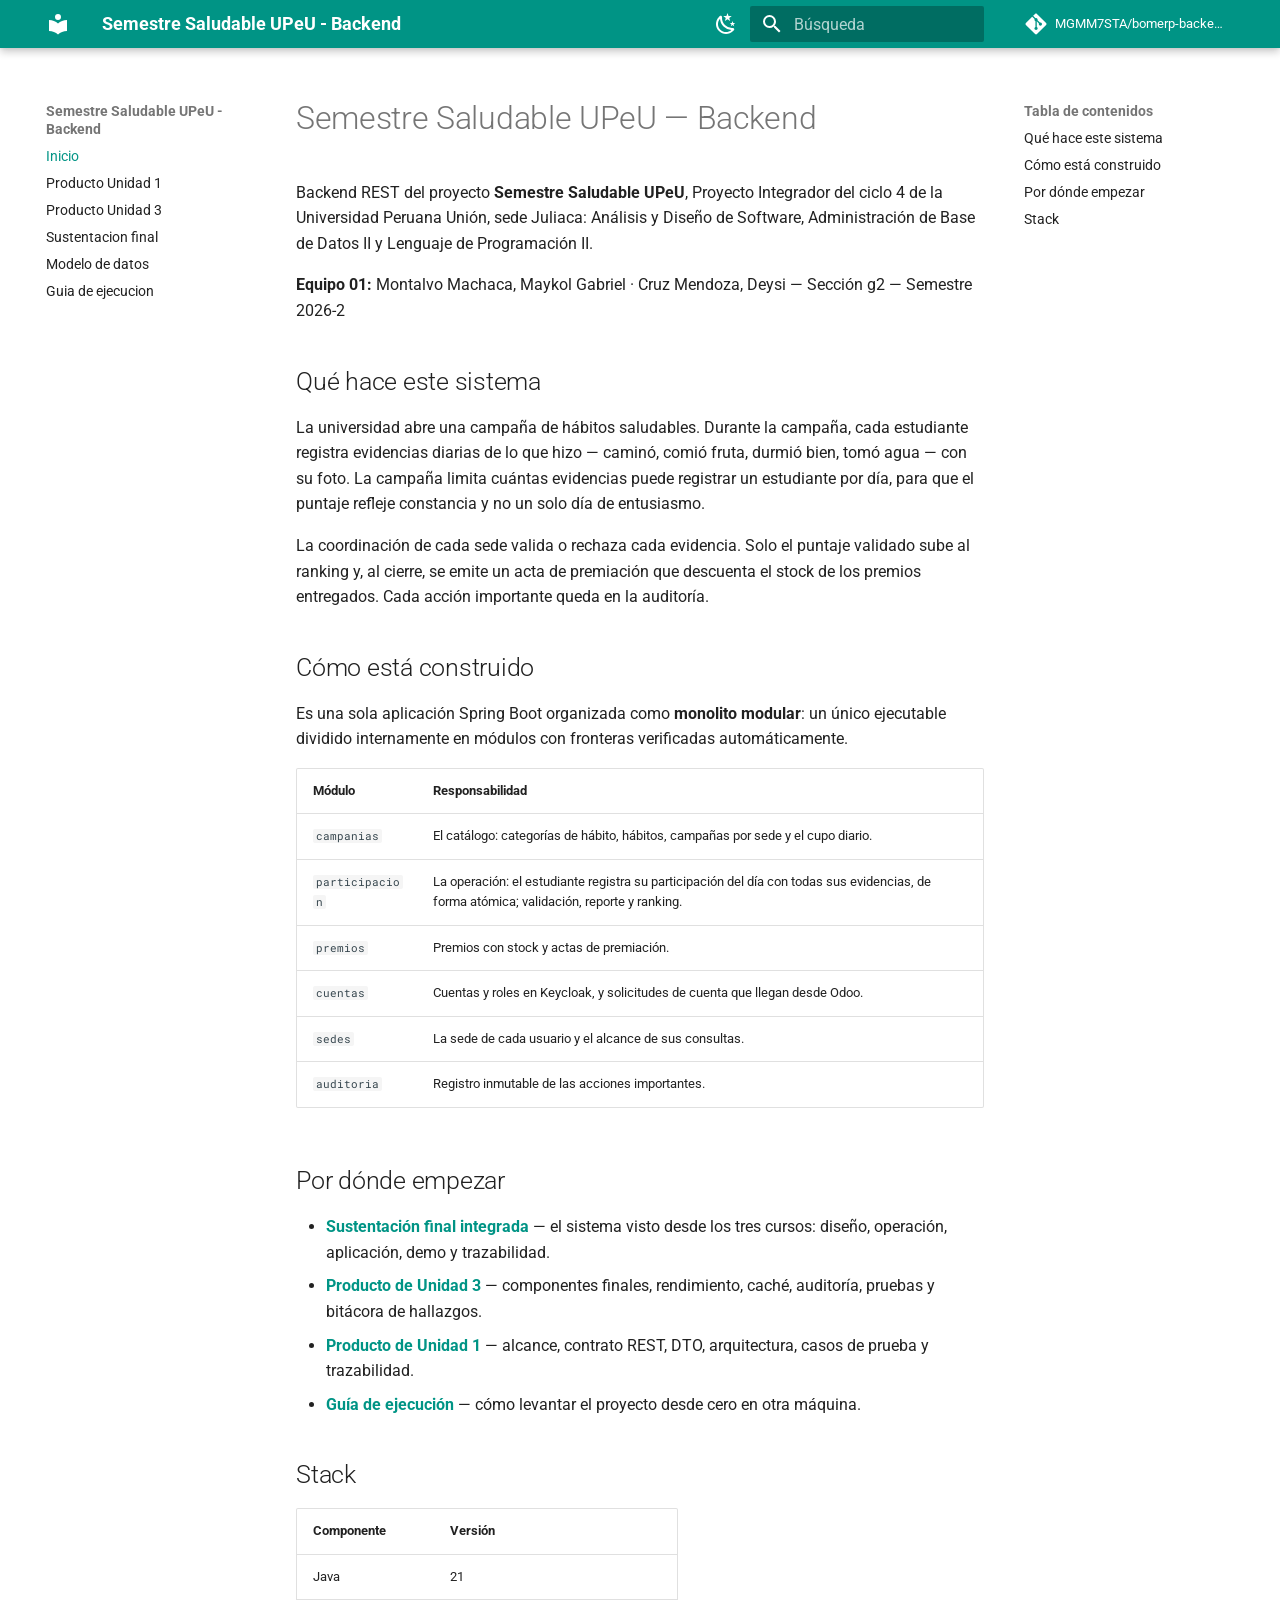
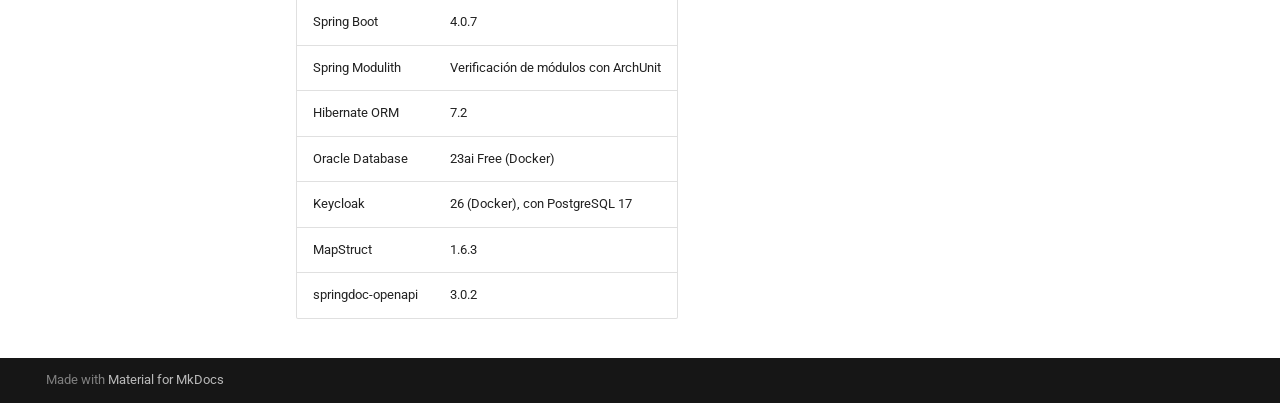
<file: index.html>
<!doctype html>
<html lang="es" class="no-js">
  <head>
    
      <meta charset="utf-8">
      <meta name="viewport" content="width=device-width,initial-scale=1">
      
        <meta name="description" content="Backend REST modular del proyecto Semestre Saludable UPeU - Proyecto Integrador">
      
      
        <meta name="author" content="Montalvo Machaca, Maykol Gabriel">
      
      
      
      
        <link rel="next" href="proyecto-integrador/u1/lp2-demo/">
      
      
        
      
      
      <link rel="icon" href="assets/images/favicon.png">
      <meta name="generator" content="mkdocs-1.6.1, mkdocs-material-9.7.7">
    
    
      
        <title>Semestre Saludable UPeU - Backend</title>
      
    
    
      <link rel="stylesheet" href="assets/stylesheets/main.ec1eaa64.min.css">
      
        
        <link rel="stylesheet" href="assets/stylesheets/palette.ab4e12ef.min.css">
      
      


    
    
      
    
    
      
        
        
        <link rel="preconnect" href="https://fonts.gstatic.com" crossorigin>
        <link rel="stylesheet" href="https://fonts.googleapis.com/css?family=Roboto:300,300i,400,400i,700,700i%7CRoboto+Mono:400,400i,700,700i&display=fallback">
        <style>:root{--md-text-font:"Roboto";--md-code-font:"Roboto Mono"}</style>
      
    
    
    <script>__md_scope=new URL(".",location),__md_hash=e=>[...e].reduce(((e,_)=>(e<<5)-e+_.charCodeAt(0)),0),__md_get=(e,_=localStorage,t=__md_scope)=>JSON.parse(_.getItem(t.pathname+"."+e)),__md_set=(e,_,t=localStorage,a=__md_scope)=>{try{t.setItem(a.pathname+"."+e,JSON.stringify(_))}catch(e){}}</script>
    
      

    
    
  </head>
  
  
    
    
      
    
    
    
    
    <body dir="ltr" data-md-color-scheme="default" data-md-color-primary="teal" data-md-color-accent="teal">
  
    
    <input class="md-toggle" data-md-toggle="drawer" type="checkbox" id="__drawer" autocomplete="off">
    <input class="md-toggle" data-md-toggle="search" type="checkbox" id="__search" autocomplete="off">
    <label class="md-overlay" for="__drawer"></label>
    <div data-md-component="skip">
      
        
        <a href="#semestre-saludable-upeu-backend" class="md-skip">
          Saltar a contenido
        </a>
      
    </div>
    <div data-md-component="announce">
      
    </div>
    
    
      

  

<header class="md-header md-header--shadow" data-md-component="header">
  <nav class="md-header__inner md-grid" aria-label="Cabecera">
    <a href="." title="Semestre Saludable UPeU - Backend" class="md-header__button md-logo" aria-label="Semestre Saludable UPeU - Backend" data-md-component="logo">
      
  
  <svg xmlns="http://www.w3.org/2000/svg" viewBox="0 0 24 24"><path d="M12 8a3 3 0 0 0 3-3 3 3 0 0 0-3-3 3 3 0 0 0-3 3 3 3 0 0 0 3 3m0 3.54C9.64 9.35 6.5 8 3 8v11c3.5 0 6.64 1.35 9 3.54 2.36-2.19 5.5-3.54 9-3.54V8c-3.5 0-6.64 1.35-9 3.54"/></svg>

    </a>
    <label class="md-header__button md-icon" for="__drawer">
      
      <svg xmlns="http://www.w3.org/2000/svg" viewBox="0 0 24 24"><path d="M3 6h18v2H3zm0 5h18v2H3zm0 5h18v2H3z"/></svg>
    </label>
    <div class="md-header__title" data-md-component="header-title">
      <div class="md-header__ellipsis">
        <div class="md-header__topic">
          <span class="md-ellipsis">
            Semestre Saludable UPeU - Backend
          </span>
        </div>
        <div class="md-header__topic" data-md-component="header-topic">
          <span class="md-ellipsis">
            
              Inicio
            
          </span>
        </div>
      </div>
    </div>
    
      
        <form class="md-header__option" data-md-component="palette">
  
    
    
    
    <input class="md-option" data-md-color-media="" data-md-color-scheme="default" data-md-color-primary="teal" data-md-color-accent="teal"  aria-label="Modo oscuro"  type="radio" name="__palette" id="__palette_0">
    
      <label class="md-header__button md-icon" title="Modo oscuro" for="__palette_1" hidden>
        <svg xmlns="http://www.w3.org/2000/svg" viewBox="0 0 24 24"><path d="m17.75 4.09-2.53 1.94.91 3.06-2.63-1.81-2.63 1.81.91-3.06-2.53-1.94L12.44 4l1.06-3 1.06 3zm3.5 6.91-1.64 1.25.59 1.98-1.7-1.17-1.7 1.17.59-1.98L15.75 11l2.06-.05L18.5 9l.69 1.95zm-2.28 4.95c.83-.08 1.72 1.1 1.19 1.85-.32.45-.66.87-1.08 1.27C15.17 23 8.84 23 4.94 19.07c-3.91-3.9-3.91-10.24 0-14.14.4-.4.82-.76 1.27-1.08.75-.53 1.93.36 1.85 1.19-.27 2.86.69 5.83 2.89 8.02a9.96 9.96 0 0 0 8.02 2.89m-1.64 2.02a12.08 12.08 0 0 1-7.8-3.47c-2.17-2.19-3.33-5-3.49-7.82-2.81 3.14-2.7 7.96.31 10.98 3.02 3.01 7.84 3.12 10.98.31"/></svg>
      </label>
    
  
    
    
    
    <input class="md-option" data-md-color-media="" data-md-color-scheme="slate" data-md-color-primary="teal" data-md-color-accent="teal"  aria-label="Modo claro"  type="radio" name="__palette" id="__palette_1">
    
      <label class="md-header__button md-icon" title="Modo claro" for="__palette_0" hidden>
        <svg xmlns="http://www.w3.org/2000/svg" viewBox="0 0 24 24"><path d="M12 7a5 5 0 0 1 5 5 5 5 0 0 1-5 5 5 5 0 0 1-5-5 5 5 0 0 1 5-5m0 2a3 3 0 0 0-3 3 3 3 0 0 0 3 3 3 3 0 0 0 3-3 3 3 0 0 0-3-3m0-7 2.39 3.42C13.65 5.15 12.84 5 12 5s-1.65.15-2.39.42zM3.34 7l4.16-.35A7.2 7.2 0 0 0 5.94 8.5c-.44.74-.69 1.5-.83 2.29zm.02 10 1.76-3.77a7.131 7.131 0 0 0 2.38 4.14zM20.65 7l-1.77 3.79a7.02 7.02 0 0 0-2.38-4.15zm-.01 10-4.14.36c.59-.51 1.12-1.14 1.54-1.86.42-.73.69-1.5.83-2.29zM12 22l-2.41-3.44c.74.27 1.55.44 2.41.44.82 0 1.63-.17 2.37-.44z"/></svg>
      </label>
    
  
</form>
      
    
    
      <script>var palette=__md_get("__palette");if(palette&&palette.color){if("(prefers-color-scheme)"===palette.color.media){var media=matchMedia("(prefers-color-scheme: light)"),input=document.querySelector(media.matches?"[data-md-color-media='(prefers-color-scheme: light)']":"[data-md-color-media='(prefers-color-scheme: dark)']");palette.color.media=input.getAttribute("data-md-color-media"),palette.color.scheme=input.getAttribute("data-md-color-scheme"),palette.color.primary=input.getAttribute("data-md-color-primary"),palette.color.accent=input.getAttribute("data-md-color-accent")}for(var[key,value]of Object.entries(palette.color))document.body.setAttribute("data-md-color-"+key,value)}</script>
    
    
    
      
      
        <label class="md-header__button md-icon" for="__search">
          
          <svg xmlns="http://www.w3.org/2000/svg" viewBox="0 0 24 24"><path d="M9.5 3A6.5 6.5 0 0 1 16 9.5c0 1.61-.59 3.09-1.56 4.23l.27.27h.79l5 5-1.5 1.5-5-5v-.79l-.27-.27A6.52 6.52 0 0 1 9.5 16 6.5 6.5 0 0 1 3 9.5 6.5 6.5 0 0 1 9.5 3m0 2C7 5 5 7 5 9.5S7 14 9.5 14 14 12 14 9.5 12 5 9.5 5"/></svg>
        </label>
        <div class="md-search" data-md-component="search" role="dialog">
  <label class="md-search__overlay" for="__search"></label>
  <div class="md-search__inner" role="search">
    <form class="md-search__form" name="search">
      <input type="text" class="md-search__input" name="query" aria-label="Búsqueda" placeholder="Búsqueda" autocapitalize="off" autocorrect="off" autocomplete="off" spellcheck="false" data-md-component="search-query" required>
      <label class="md-search__icon md-icon" for="__search">
        
        <svg xmlns="http://www.w3.org/2000/svg" viewBox="0 0 24 24"><path d="M9.5 3A6.5 6.5 0 0 1 16 9.5c0 1.61-.59 3.09-1.56 4.23l.27.27h.79l5 5-1.5 1.5-5-5v-.79l-.27-.27A6.52 6.52 0 0 1 9.5 16 6.5 6.5 0 0 1 3 9.5 6.5 6.5 0 0 1 9.5 3m0 2C7 5 5 7 5 9.5S7 14 9.5 14 14 12 14 9.5 12 5 9.5 5"/></svg>
        
        <svg xmlns="http://www.w3.org/2000/svg" viewBox="0 0 24 24"><path d="M20 11v2H8l5.5 5.5-1.42 1.42L4.16 12l7.92-7.92L13.5 5.5 8 11z"/></svg>
      </label>
      <nav class="md-search__options" aria-label="Buscar">
        
        <button type="reset" class="md-search__icon md-icon" title="Limpiar" aria-label="Limpiar" tabindex="-1">
          
          <svg xmlns="http://www.w3.org/2000/svg" viewBox="0 0 24 24"><path d="M19 6.41 17.59 5 12 10.59 6.41 5 5 6.41 10.59 12 5 17.59 6.41 19 12 13.41 17.59 19 19 17.59 13.41 12z"/></svg>
        </button>
      </nav>
      
    </form>
    <div class="md-search__output">
      <div class="md-search__scrollwrap" tabindex="0" data-md-scrollfix>
        <div class="md-search-result" data-md-component="search-result">
          <div class="md-search-result__meta">
            Inicializando búsqueda
          </div>
          <ol class="md-search-result__list" role="presentation"></ol>
        </div>
      </div>
    </div>
  </div>
</div>
      
    
    
      <div class="md-header__source">
        <a href="https://github.com/MGMM7STA/bomerp-backend" title="Ir al repositorio" class="md-source" data-md-component="source">
  <div class="md-source__icon md-icon">
    
    <svg xmlns="http://www.w3.org/2000/svg" viewBox="0 0 448 512"><!--! Font Awesome Free 7.1.0 by @fontawesome - https://fontawesome.com License - https://fontawesome.com/license/free (Icons: CC BY 4.0, Fonts: SIL OFL 1.1, Code: MIT License) Copyright 2025 Fonticons, Inc.--><path d="M439.6 236.1 244 40.5c-5.4-5.5-12.8-8.5-20.4-8.5s-15 3-20.4 8.4L162.5 81l51.5 51.5c27.1-9.1 52.7 16.8 43.4 43.7l49.7 49.7c34.2-11.8 61.2 31 35.5 56.7-26.5 26.5-70.2-2.9-56-37.3L240.3 199v121.9c25.3 12.5 22.3 41.8 9.1 55-6.4 6.4-15.2 10.1-24.3 10.1s-17.8-3.6-24.3-10.1c-17.6-17.6-11.1-46.9 11.2-56v-123c-20.8-8.5-24.6-30.7-18.6-45L142.6 101 8.5 235.1C3 240.6 0 247.9 0 255.5s3 15 8.5 20.4l195.6 195.7c5.4 5.4 12.7 8.4 20.4 8.4s15-3 20.4-8.4l194.7-194.7c5.4-5.4 8.4-12.8 8.4-20.4s-3-15-8.4-20.4"/></svg>
  </div>
  <div class="md-source__repository">
    MGMM7STA/bomerp-backend
  </div>
</a>
      </div>
    
  </nav>
  
</header>
    
    <div class="md-container" data-md-component="container">
      
      
        
          
        
      
      <main class="md-main" data-md-component="main">
        <div class="md-main__inner md-grid">
          
            
              
              <div class="md-sidebar md-sidebar--primary" data-md-component="sidebar" data-md-type="navigation" >
                <div class="md-sidebar__scrollwrap">
                  <div class="md-sidebar__inner">
                    



<nav class="md-nav md-nav--primary" aria-label="Navegación" data-md-level="0">
  <label class="md-nav__title" for="__drawer">
    <a href="." title="Semestre Saludable UPeU - Backend" class="md-nav__button md-logo" aria-label="Semestre Saludable UPeU - Backend" data-md-component="logo">
      
  
  <svg xmlns="http://www.w3.org/2000/svg" viewBox="0 0 24 24"><path d="M12 8a3 3 0 0 0 3-3 3 3 0 0 0-3-3 3 3 0 0 0-3 3 3 3 0 0 0 3 3m0 3.54C9.64 9.35 6.5 8 3 8v11c3.5 0 6.64 1.35 9 3.54 2.36-2.19 5.5-3.54 9-3.54V8c-3.5 0-6.64 1.35-9 3.54"/></svg>

    </a>
    Semestre Saludable UPeU - Backend
  </label>
  
    <div class="md-nav__source">
      <a href="https://github.com/MGMM7STA/bomerp-backend" title="Ir al repositorio" class="md-source" data-md-component="source">
  <div class="md-source__icon md-icon">
    
    <svg xmlns="http://www.w3.org/2000/svg" viewBox="0 0 448 512"><!--! Font Awesome Free 7.1.0 by @fontawesome - https://fontawesome.com License - https://fontawesome.com/license/free (Icons: CC BY 4.0, Fonts: SIL OFL 1.1, Code: MIT License) Copyright 2025 Fonticons, Inc.--><path d="M439.6 236.1 244 40.5c-5.4-5.5-12.8-8.5-20.4-8.5s-15 3-20.4 8.4L162.5 81l51.5 51.5c27.1-9.1 52.7 16.8 43.4 43.7l49.7 49.7c34.2-11.8 61.2 31 35.5 56.7-26.5 26.5-70.2-2.9-56-37.3L240.3 199v121.9c25.3 12.5 22.3 41.8 9.1 55-6.4 6.4-15.2 10.1-24.3 10.1s-17.8-3.6-24.3-10.1c-17.6-17.6-11.1-46.9 11.2-56v-123c-20.8-8.5-24.6-30.7-18.6-45L142.6 101 8.5 235.1C3 240.6 0 247.9 0 255.5s3 15 8.5 20.4l195.6 195.7c5.4 5.4 12.7 8.4 20.4 8.4s15-3 20.4-8.4l194.7-194.7c5.4-5.4 8.4-12.8 8.4-20.4s-3-15-8.4-20.4"/></svg>
  </div>
  <div class="md-source__repository">
    MGMM7STA/bomerp-backend
  </div>
</a>
    </div>
  
  <ul class="md-nav__list" data-md-scrollfix>
    
      
      
  
  
    
  
  
  
    <li class="md-nav__item md-nav__item--active">
      
      <input class="md-nav__toggle md-toggle" type="checkbox" id="__toc">
      
      
        
      
      
        <label class="md-nav__link md-nav__link--active" for="__toc">
          
  
  
  <span class="md-ellipsis">
    
  
    Inicio
  

    
  </span>
  
  

          <span class="md-nav__icon md-icon"></span>
        </label>
      
      <a href="." class="md-nav__link md-nav__link--active">
        
  
  
  <span class="md-ellipsis">
    
  
    Inicio
  

    
  </span>
  
  

      </a>
      
        

<nav class="md-nav md-nav--secondary" aria-label="Tabla de contenidos">
  
  
  
    
  
  
    <label class="md-nav__title" for="__toc">
      <span class="md-nav__icon md-icon"></span>
      Tabla de contenidos
    </label>
    <ul class="md-nav__list" data-md-component="toc" data-md-scrollfix>
      
        <li class="md-nav__item">
  <a href="#que-hace-este-sistema" class="md-nav__link">
    <span class="md-ellipsis">
      
        Qué hace este sistema
      
    </span>
  </a>
  
</li>
      
        <li class="md-nav__item">
  <a href="#como-esta-construido" class="md-nav__link">
    <span class="md-ellipsis">
      
        Cómo está construido
      
    </span>
  </a>
  
</li>
      
        <li class="md-nav__item">
  <a href="#por-donde-empezar" class="md-nav__link">
    <span class="md-ellipsis">
      
        Por dónde empezar
      
    </span>
  </a>
  
</li>
      
        <li class="md-nav__item">
  <a href="#stack" class="md-nav__link">
    <span class="md-ellipsis">
      
        Stack
      
    </span>
  </a>
  
</li>
      
    </ul>
  
</nav>
      
    </li>
  

    
      
      
  
  
  
  
    <li class="md-nav__item">
      <a href="proyecto-integrador/u1/lp2-demo/" class="md-nav__link">
        
  
  
  <span class="md-ellipsis">
    
  
    Producto Unidad 1
  

    
  </span>
  
  

      </a>
    </li>
  

    
      
      
  
  
  
  
    <li class="md-nav__item">
      <a href="proyecto-integrador/u3/lp2-producto/" class="md-nav__link">
        
  
  
  <span class="md-ellipsis">
    
  
    Producto Unidad 3
  

    
  </span>
  
  

      </a>
    </li>
  

    
      
      
  
  
  
  
    <li class="md-nav__item">
      <a href="proyecto-integrador/u3/sustentacion-final/" class="md-nav__link">
        
  
  
  <span class="md-ellipsis">
    
  
    Sustentacion final
  

    
  </span>
  
  

      </a>
    </li>
  

    
      
      
  
  
  
  
    <li class="md-nav__item">
      <a href="proyecto-integrador/u3/modelo-datos/" class="md-nav__link">
        
  
  
  <span class="md-ellipsis">
    
  
    Modelo de datos
  

    
  </span>
  
  

      </a>
    </li>
  

    
      
      
  
  
  
  
    <li class="md-nav__item">
      <a href="guia-ejecucion/" class="md-nav__link">
        
  
  
  <span class="md-ellipsis">
    
  
    Guia de ejecucion
  

    
  </span>
  
  

      </a>
    </li>
  

    
  </ul>
</nav>
                  </div>
                </div>
              </div>
            
            
              
              <div class="md-sidebar md-sidebar--secondary" data-md-component="sidebar" data-md-type="toc" >
                <div class="md-sidebar__scrollwrap">
                  <div class="md-sidebar__inner">
                    

<nav class="md-nav md-nav--secondary" aria-label="Tabla de contenidos">
  
  
  
    
  
  
    <label class="md-nav__title" for="__toc">
      <span class="md-nav__icon md-icon"></span>
      Tabla de contenidos
    </label>
    <ul class="md-nav__list" data-md-component="toc" data-md-scrollfix>
      
        <li class="md-nav__item">
  <a href="#que-hace-este-sistema" class="md-nav__link">
    <span class="md-ellipsis">
      
        Qué hace este sistema
      
    </span>
  </a>
  
</li>
      
        <li class="md-nav__item">
  <a href="#como-esta-construido" class="md-nav__link">
    <span class="md-ellipsis">
      
        Cómo está construido
      
    </span>
  </a>
  
</li>
      
        <li class="md-nav__item">
  <a href="#por-donde-empezar" class="md-nav__link">
    <span class="md-ellipsis">
      
        Por dónde empezar
      
    </span>
  </a>
  
</li>
      
        <li class="md-nav__item">
  <a href="#stack" class="md-nav__link">
    <span class="md-ellipsis">
      
        Stack
      
    </span>
  </a>
  
</li>
      
    </ul>
  
</nav>
                  </div>
                </div>
              </div>
            
          
          
            <div class="md-content" data-md-component="content">
              
              <article class="md-content__inner md-typeset">
                
                  


  
  


<h1 id="semestre-saludable-upeu-backend">Semestre Saludable UPeU — Backend<a class="headerlink" href="#semestre-saludable-upeu-backend" title="Permanent link">&para;</a></h1>
<p>Backend REST del proyecto <strong>Semestre Saludable UPeU</strong>, Proyecto Integrador del ciclo 4 de la Universidad Peruana Unión, sede Juliaca: Análisis y Diseño de Software, Administración de Base de Datos II y Lenguaje de Programación II.</p>
<p><strong>Equipo 01:</strong> Montalvo Machaca, Maykol Gabriel · Cruz Mendoza, Deysi — Sección g2 — Semestre 2026-2</p>
<h2 id="que-hace-este-sistema">Qué hace este sistema<a class="headerlink" href="#que-hace-este-sistema" title="Permanent link">&para;</a></h2>
<p>La universidad abre una campaña de hábitos saludables. Durante la campaña, cada estudiante registra evidencias diarias de lo que hizo — caminó, comió fruta, durmió bien, tomó agua — con su foto. La campaña limita cuántas evidencias puede registrar un estudiante por día, para que el puntaje refleje constancia y no un solo día de entusiasmo.</p>
<p>La coordinación de cada sede valida o rechaza cada evidencia. Solo el puntaje validado sube al ranking y, al cierre, se emite un acta de premiación que descuenta el stock de los premios entregados. Cada acción importante queda en la auditoría.</p>
<h2 id="como-esta-construido">Cómo está construido<a class="headerlink" href="#como-esta-construido" title="Permanent link">&para;</a></h2>
<p>Es una sola aplicación Spring Boot organizada como <strong>monolito modular</strong>: un único ejecutable dividido internamente en módulos con fronteras verificadas automáticamente.</p>
<table>
<thead>
<tr>
<th>Módulo</th>
<th>Responsabilidad</th>
</tr>
</thead>
<tbody>
<tr>
<td><code>campanias</code></td>
<td>El catálogo: categorías de hábito, hábitos, campañas por sede y el cupo diario.</td>
</tr>
<tr>
<td><code>participacion</code></td>
<td>La operación: el estudiante registra su participación del día con todas sus evidencias, de forma atómica; validación, reporte y ranking.</td>
</tr>
<tr>
<td><code>premios</code></td>
<td>Premios con stock y actas de premiación.</td>
</tr>
<tr>
<td><code>cuentas</code></td>
<td>Cuentas y roles en Keycloak, y solicitudes de cuenta que llegan desde Odoo.</td>
</tr>
<tr>
<td><code>sedes</code></td>
<td>La sede de cada usuario y el alcance de sus consultas.</td>
</tr>
<tr>
<td><code>auditoria</code></td>
<td>Registro inmutable de las acciones importantes.</td>
</tr>
</tbody>
</table>
<h2 id="por-donde-empezar">Por dónde empezar<a class="headerlink" href="#por-donde-empezar" title="Permanent link">&para;</a></h2>
<ul>
<li><strong><a href="proyecto-integrador/u3/sustentacion-final/">Sustentación final integrada</a></strong> — el sistema visto desde los tres cursos: diseño, operación, aplicación, demo y trazabilidad.</li>
<li><strong><a href="proyecto-integrador/u3/lp2-producto/">Producto de Unidad 3</a></strong> — componentes finales, rendimiento, caché, auditoría, pruebas y bitácora de hallazgos.</li>
<li><strong><a href="proyecto-integrador/u1/lp2-demo/">Producto de Unidad 1</a></strong> — alcance, contrato REST, DTO, arquitectura, casos de prueba y trazabilidad.</li>
<li><strong><a href="guia-ejecucion/">Guía de ejecución</a></strong> — cómo levantar el proyecto desde cero en otra máquina.</li>
</ul>
<h2 id="stack">Stack<a class="headerlink" href="#stack" title="Permanent link">&para;</a></h2>
<table>
<thead>
<tr>
<th>Componente</th>
<th>Versión</th>
</tr>
</thead>
<tbody>
<tr>
<td>Java</td>
<td>21</td>
</tr>
<tr>
<td>Spring Boot</td>
<td>4.0.7</td>
</tr>
<tr>
<td>Spring Modulith</td>
<td>Verificación de módulos con ArchUnit</td>
</tr>
<tr>
<td>Hibernate ORM</td>
<td>7.2</td>
</tr>
<tr>
<td>Oracle Database</td>
<td>23ai Free (Docker)</td>
</tr>
<tr>
<td>Keycloak</td>
<td>26 (Docker), con PostgreSQL 17</td>
</tr>
<tr>
<td>MapStruct</td>
<td>1.6.3</td>
</tr>
<tr>
<td>springdoc-openapi</td>
<td>3.0.2</td>
</tr>
</tbody>
</table>












                
              </article>
            </div>
          
          
<script>var target=document.getElementById(location.hash.slice(1));target&&target.name&&(target.checked=target.name.startsWith("__tabbed_"))</script>
        </div>
        
          <button type="button" class="md-top md-icon" data-md-component="top" hidden>
  
  <svg xmlns="http://www.w3.org/2000/svg" viewBox="0 0 24 24"><path d="M13 20h-2V8l-5.5 5.5-1.42-1.42L12 4.16l7.92 7.92-1.42 1.42L13 8z"/></svg>
  Volver al principio
</button>
        
      </main>
      
        <footer class="md-footer">
  
  <div class="md-footer-meta md-typeset">
    <div class="md-footer-meta__inner md-grid">
      <div class="md-copyright">
  
  
    Made with
    <a href="https://squidfunk.github.io/mkdocs-material/" target="_blank" rel="noopener">
      Material for MkDocs
    </a>
  
</div>
      
    </div>
  </div>
</footer>
      
    </div>
    <div class="md-dialog" data-md-component="dialog">
      <div class="md-dialog__inner md-typeset"></div>
    </div>
    
    
    
      
      
      <script id="__config" type="application/json">{"annotate": null, "base": ".", "features": ["navigation.instant", "navigation.tracking", "navigation.top", "content.code.copy", "toc.follow"], "search": "assets/javascripts/workers/search.2c215733.min.js", "tags": null, "translations": {"clipboard.copied": "Copiado al portapapeles", "clipboard.copy": "Copiar al portapapeles", "search.result.more.one": "1 m\u00e1s en esta p\u00e1gina", "search.result.more.other": "# m\u00e1s en esta p\u00e1gina", "search.result.none": "No se encontraron documentos", "search.result.one": "1 documento encontrado", "search.result.other": "# documentos encontrados", "search.result.placeholder": "Teclee para comenzar b\u00fasqueda", "search.result.term.missing": "Falta", "select.version": "Seleccionar versi\u00f3n"}, "version": null}</script>
    
    
      <script src="assets/javascripts/bundle.d7400e89.min.js"></script>
      
    
  </body>
</html>
</file>
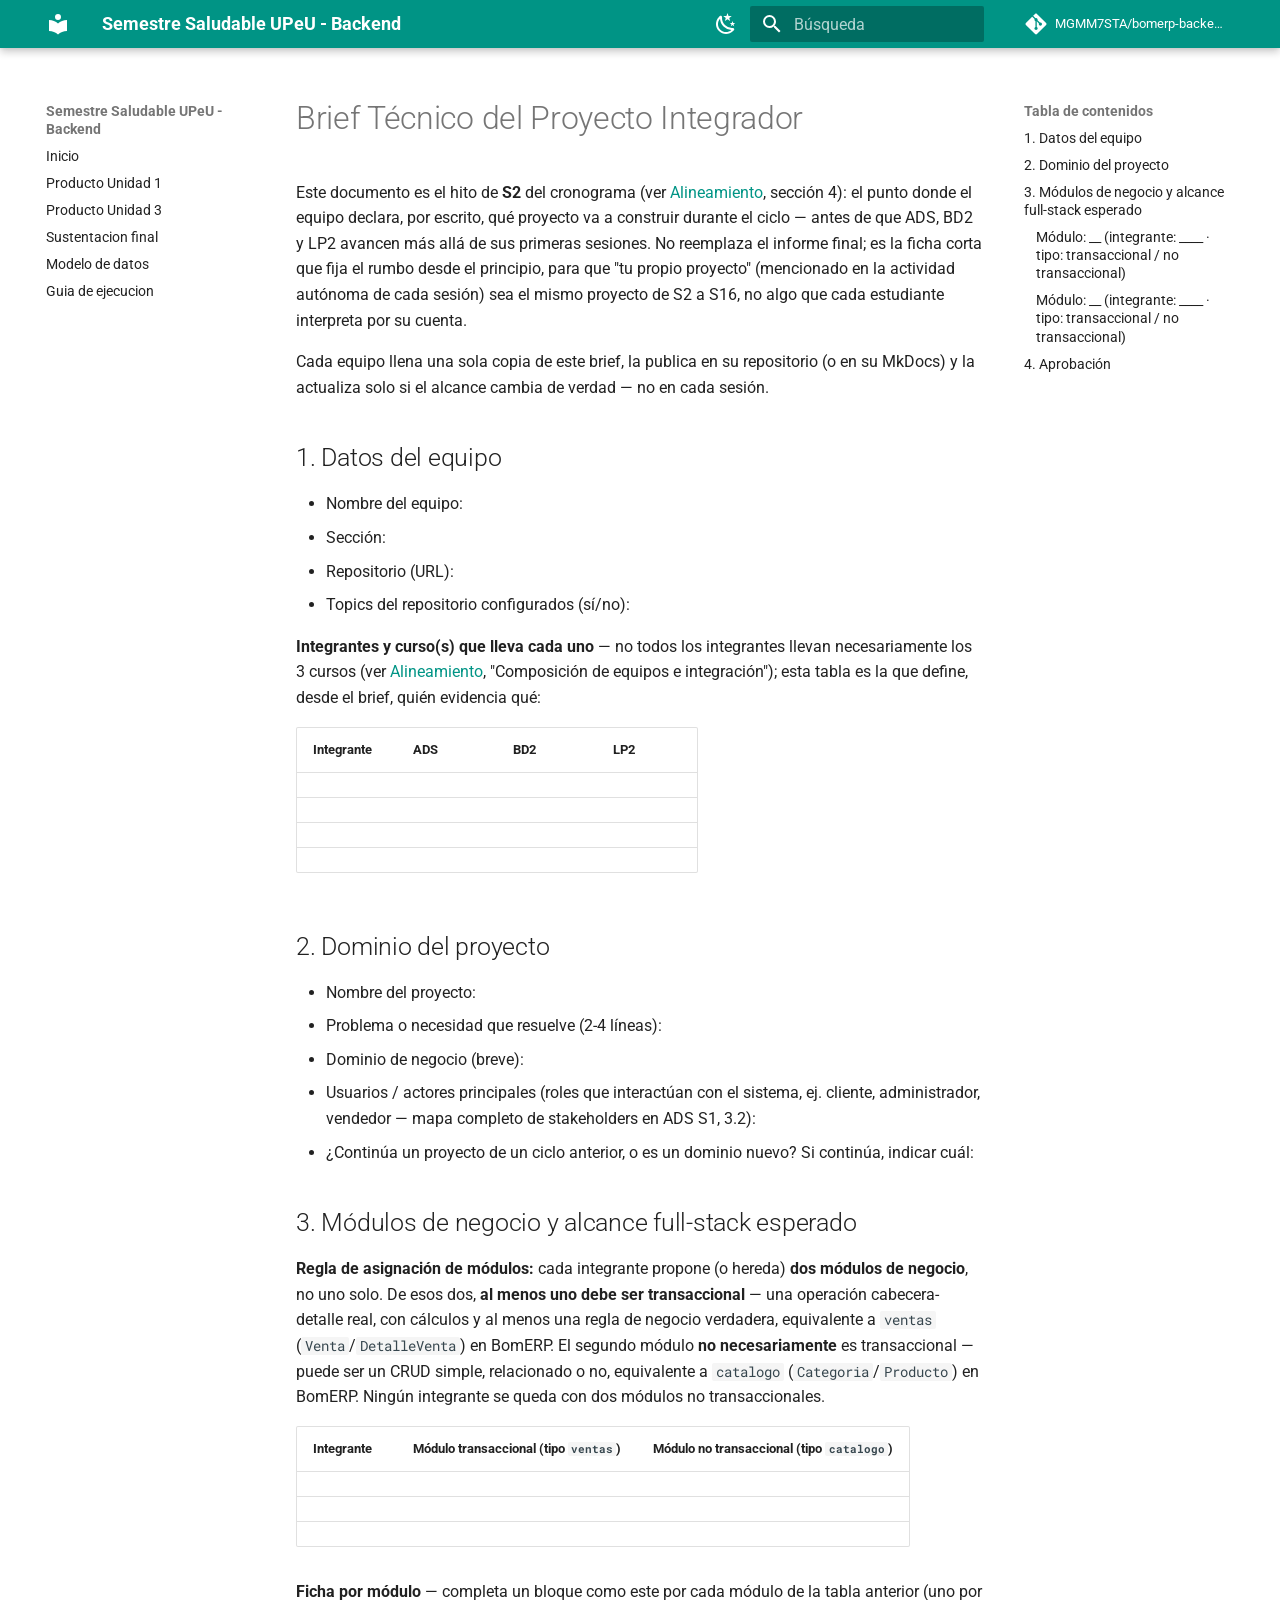
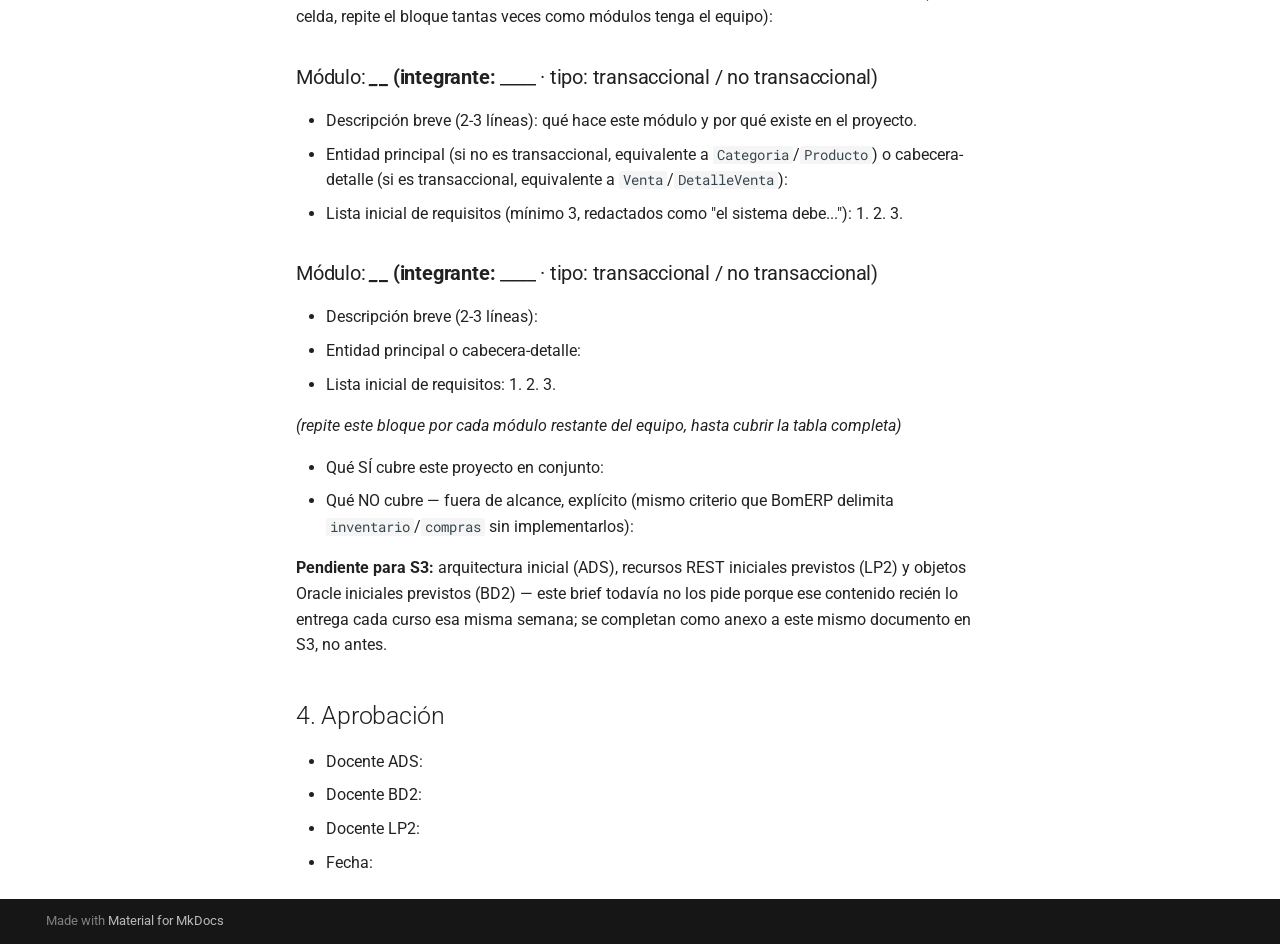
<file: brief/index.html>
<!doctype html>
<html lang="es" class="no-js">
  <head>
    
      <meta charset="utf-8">
      <meta name="viewport" content="width=device-width,initial-scale=1">
      
        <meta name="description" content="Backend REST modular del proyecto Semestre Saludable UPeU - Proyecto Integrador">
      
      
        <meta name="author" content="Montalvo Machaca, Maykol Gabriel">
      
      
      
      
      
        
      
      
      <link rel="icon" href="../assets/images/favicon.png">
      <meta name="generator" content="mkdocs-1.6.1, mkdocs-material-9.7.7">
    
    
      
        <title>Brief Técnico del Proyecto Integrador - Semestre Saludable UPeU - Backend</title>
      
    
    
      <link rel="stylesheet" href="../assets/stylesheets/main.ec1eaa64.min.css">
      
        
        <link rel="stylesheet" href="../assets/stylesheets/palette.ab4e12ef.min.css">
      
      


    
    
      
    
    
      
        
        
        <link rel="preconnect" href="https://fonts.gstatic.com" crossorigin>
        <link rel="stylesheet" href="https://fonts.googleapis.com/css?family=Roboto:300,300i,400,400i,700,700i%7CRoboto+Mono:400,400i,700,700i&display=fallback">
        <style>:root{--md-text-font:"Roboto";--md-code-font:"Roboto Mono"}</style>
      
    
    
    <script>__md_scope=new URL("..",location),__md_hash=e=>[...e].reduce(((e,_)=>(e<<5)-e+_.charCodeAt(0)),0),__md_get=(e,_=localStorage,t=__md_scope)=>JSON.parse(_.getItem(t.pathname+"."+e)),__md_set=(e,_,t=localStorage,a=__md_scope)=>{try{t.setItem(a.pathname+"."+e,JSON.stringify(_))}catch(e){}}</script>
    
      

    
    
  </head>
  
  
    
    
      
    
    
    
    
    <body dir="ltr" data-md-color-scheme="default" data-md-color-primary="teal" data-md-color-accent="teal">
  
    
    <input class="md-toggle" data-md-toggle="drawer" type="checkbox" id="__drawer" autocomplete="off">
    <input class="md-toggle" data-md-toggle="search" type="checkbox" id="__search" autocomplete="off">
    <label class="md-overlay" for="__drawer"></label>
    <div data-md-component="skip">
      
        
        <a href="#brief-tecnico-del-proyecto-integrador" class="md-skip">
          Saltar a contenido
        </a>
      
    </div>
    <div data-md-component="announce">
      
    </div>
    
    
      

  

<header class="md-header md-header--shadow" data-md-component="header">
  <nav class="md-header__inner md-grid" aria-label="Cabecera">
    <a href=".." title="Semestre Saludable UPeU - Backend" class="md-header__button md-logo" aria-label="Semestre Saludable UPeU - Backend" data-md-component="logo">
      
  
  <svg xmlns="http://www.w3.org/2000/svg" viewBox="0 0 24 24"><path d="M12 8a3 3 0 0 0 3-3 3 3 0 0 0-3-3 3 3 0 0 0-3 3 3 3 0 0 0 3 3m0 3.54C9.64 9.35 6.5 8 3 8v11c3.5 0 6.64 1.35 9 3.54 2.36-2.19 5.5-3.54 9-3.54V8c-3.5 0-6.64 1.35-9 3.54"/></svg>

    </a>
    <label class="md-header__button md-icon" for="__drawer">
      
      <svg xmlns="http://www.w3.org/2000/svg" viewBox="0 0 24 24"><path d="M3 6h18v2H3zm0 5h18v2H3zm0 5h18v2H3z"/></svg>
    </label>
    <div class="md-header__title" data-md-component="header-title">
      <div class="md-header__ellipsis">
        <div class="md-header__topic">
          <span class="md-ellipsis">
            Semestre Saludable UPeU - Backend
          </span>
        </div>
        <div class="md-header__topic" data-md-component="header-topic">
          <span class="md-ellipsis">
            
              Brief Técnico del Proyecto Integrador
            
          </span>
        </div>
      </div>
    </div>
    
      
        <form class="md-header__option" data-md-component="palette">
  
    
    
    
    <input class="md-option" data-md-color-media="" data-md-color-scheme="default" data-md-color-primary="teal" data-md-color-accent="teal"  aria-label="Modo oscuro"  type="radio" name="__palette" id="__palette_0">
    
      <label class="md-header__button md-icon" title="Modo oscuro" for="__palette_1" hidden>
        <svg xmlns="http://www.w3.org/2000/svg" viewBox="0 0 24 24"><path d="m17.75 4.09-2.53 1.94.91 3.06-2.63-1.81-2.63 1.81.91-3.06-2.53-1.94L12.44 4l1.06-3 1.06 3zm3.5 6.91-1.64 1.25.59 1.98-1.7-1.17-1.7 1.17.59-1.98L15.75 11l2.06-.05L18.5 9l.69 1.95zm-2.28 4.95c.83-.08 1.72 1.1 1.19 1.85-.32.45-.66.87-1.08 1.27C15.17 23 8.84 23 4.94 19.07c-3.91-3.9-3.91-10.24 0-14.14.4-.4.82-.76 1.27-1.08.75-.53 1.93.36 1.85 1.19-.27 2.86.69 5.83 2.89 8.02a9.96 9.96 0 0 0 8.02 2.89m-1.64 2.02a12.08 12.08 0 0 1-7.8-3.47c-2.17-2.19-3.33-5-3.49-7.82-2.81 3.14-2.7 7.96.31 10.98 3.02 3.01 7.84 3.12 10.98.31"/></svg>
      </label>
    
  
    
    
    
    <input class="md-option" data-md-color-media="" data-md-color-scheme="slate" data-md-color-primary="teal" data-md-color-accent="teal"  aria-label="Modo claro"  type="radio" name="__palette" id="__palette_1">
    
      <label class="md-header__button md-icon" title="Modo claro" for="__palette_0" hidden>
        <svg xmlns="http://www.w3.org/2000/svg" viewBox="0 0 24 24"><path d="M12 7a5 5 0 0 1 5 5 5 5 0 0 1-5 5 5 5 0 0 1-5-5 5 5 0 0 1 5-5m0 2a3 3 0 0 0-3 3 3 3 0 0 0 3 3 3 3 0 0 0 3-3 3 3 0 0 0-3-3m0-7 2.39 3.42C13.65 5.15 12.84 5 12 5s-1.65.15-2.39.42zM3.34 7l4.16-.35A7.2 7.2 0 0 0 5.94 8.5c-.44.74-.69 1.5-.83 2.29zm.02 10 1.76-3.77a7.131 7.131 0 0 0 2.38 4.14zM20.65 7l-1.77 3.79a7.02 7.02 0 0 0-2.38-4.15zm-.01 10-4.14.36c.59-.51 1.12-1.14 1.54-1.86.42-.73.69-1.5.83-2.29zM12 22l-2.41-3.44c.74.27 1.55.44 2.41.44.82 0 1.63-.17 2.37-.44z"/></svg>
      </label>
    
  
</form>
      
    
    
      <script>var palette=__md_get("__palette");if(palette&&palette.color){if("(prefers-color-scheme)"===palette.color.media){var media=matchMedia("(prefers-color-scheme: light)"),input=document.querySelector(media.matches?"[data-md-color-media='(prefers-color-scheme: light)']":"[data-md-color-media='(prefers-color-scheme: dark)']");palette.color.media=input.getAttribute("data-md-color-media"),palette.color.scheme=input.getAttribute("data-md-color-scheme"),palette.color.primary=input.getAttribute("data-md-color-primary"),palette.color.accent=input.getAttribute("data-md-color-accent")}for(var[key,value]of Object.entries(palette.color))document.body.setAttribute("data-md-color-"+key,value)}</script>
    
    
    
      
      
        <label class="md-header__button md-icon" for="__search">
          
          <svg xmlns="http://www.w3.org/2000/svg" viewBox="0 0 24 24"><path d="M9.5 3A6.5 6.5 0 0 1 16 9.5c0 1.61-.59 3.09-1.56 4.23l.27.27h.79l5 5-1.5 1.5-5-5v-.79l-.27-.27A6.52 6.52 0 0 1 9.5 16 6.5 6.5 0 0 1 3 9.5 6.5 6.5 0 0 1 9.5 3m0 2C7 5 5 7 5 9.5S7 14 9.5 14 14 12 14 9.5 12 5 9.5 5"/></svg>
        </label>
        <div class="md-search" data-md-component="search" role="dialog">
  <label class="md-search__overlay" for="__search"></label>
  <div class="md-search__inner" role="search">
    <form class="md-search__form" name="search">
      <input type="text" class="md-search__input" name="query" aria-label="Búsqueda" placeholder="Búsqueda" autocapitalize="off" autocorrect="off" autocomplete="off" spellcheck="false" data-md-component="search-query" required>
      <label class="md-search__icon md-icon" for="__search">
        
        <svg xmlns="http://www.w3.org/2000/svg" viewBox="0 0 24 24"><path d="M9.5 3A6.5 6.5 0 0 1 16 9.5c0 1.61-.59 3.09-1.56 4.23l.27.27h.79l5 5-1.5 1.5-5-5v-.79l-.27-.27A6.52 6.52 0 0 1 9.5 16 6.5 6.5 0 0 1 3 9.5 6.5 6.5 0 0 1 9.5 3m0 2C7 5 5 7 5 9.5S7 14 9.5 14 14 12 14 9.5 12 5 9.5 5"/></svg>
        
        <svg xmlns="http://www.w3.org/2000/svg" viewBox="0 0 24 24"><path d="M20 11v2H8l5.5 5.5-1.42 1.42L4.16 12l7.92-7.92L13.5 5.5 8 11z"/></svg>
      </label>
      <nav class="md-search__options" aria-label="Buscar">
        
        <button type="reset" class="md-search__icon md-icon" title="Limpiar" aria-label="Limpiar" tabindex="-1">
          
          <svg xmlns="http://www.w3.org/2000/svg" viewBox="0 0 24 24"><path d="M19 6.41 17.59 5 12 10.59 6.41 5 5 6.41 10.59 12 5 17.59 6.41 19 12 13.41 17.59 19 19 17.59 13.41 12z"/></svg>
        </button>
      </nav>
      
    </form>
    <div class="md-search__output">
      <div class="md-search__scrollwrap" tabindex="0" data-md-scrollfix>
        <div class="md-search-result" data-md-component="search-result">
          <div class="md-search-result__meta">
            Inicializando búsqueda
          </div>
          <ol class="md-search-result__list" role="presentation"></ol>
        </div>
      </div>
    </div>
  </div>
</div>
      
    
    
      <div class="md-header__source">
        <a href="https://github.com/MGMM7STA/bomerp-backend" title="Ir al repositorio" class="md-source" data-md-component="source">
  <div class="md-source__icon md-icon">
    
    <svg xmlns="http://www.w3.org/2000/svg" viewBox="0 0 448 512"><!--! Font Awesome Free 7.1.0 by @fontawesome - https://fontawesome.com License - https://fontawesome.com/license/free (Icons: CC BY 4.0, Fonts: SIL OFL 1.1, Code: MIT License) Copyright 2025 Fonticons, Inc.--><path d="M439.6 236.1 244 40.5c-5.4-5.5-12.8-8.5-20.4-8.5s-15 3-20.4 8.4L162.5 81l51.5 51.5c27.1-9.1 52.7 16.8 43.4 43.7l49.7 49.7c34.2-11.8 61.2 31 35.5 56.7-26.5 26.5-70.2-2.9-56-37.3L240.3 199v121.9c25.3 12.5 22.3 41.8 9.1 55-6.4 6.4-15.2 10.1-24.3 10.1s-17.8-3.6-24.3-10.1c-17.6-17.6-11.1-46.9 11.2-56v-123c-20.8-8.5-24.6-30.7-18.6-45L142.6 101 8.5 235.1C3 240.6 0 247.9 0 255.5s3 15 8.5 20.4l195.6 195.7c5.4 5.4 12.7 8.4 20.4 8.4s15-3 20.4-8.4l194.7-194.7c5.4-5.4 8.4-12.8 8.4-20.4s-3-15-8.4-20.4"/></svg>
  </div>
  <div class="md-source__repository">
    MGMM7STA/bomerp-backend
  </div>
</a>
      </div>
    
  </nav>
  
</header>
    
    <div class="md-container" data-md-component="container">
      
      
        
          
        
      
      <main class="md-main" data-md-component="main">
        <div class="md-main__inner md-grid">
          
            
              
              <div class="md-sidebar md-sidebar--primary" data-md-component="sidebar" data-md-type="navigation" >
                <div class="md-sidebar__scrollwrap">
                  <div class="md-sidebar__inner">
                    



<nav class="md-nav md-nav--primary" aria-label="Navegación" data-md-level="0">
  <label class="md-nav__title" for="__drawer">
    <a href=".." title="Semestre Saludable UPeU - Backend" class="md-nav__button md-logo" aria-label="Semestre Saludable UPeU - Backend" data-md-component="logo">
      
  
  <svg xmlns="http://www.w3.org/2000/svg" viewBox="0 0 24 24"><path d="M12 8a3 3 0 0 0 3-3 3 3 0 0 0-3-3 3 3 0 0 0-3 3 3 3 0 0 0 3 3m0 3.54C9.64 9.35 6.5 8 3 8v11c3.5 0 6.64 1.35 9 3.54 2.36-2.19 5.5-3.54 9-3.54V8c-3.5 0-6.64 1.35-9 3.54"/></svg>

    </a>
    Semestre Saludable UPeU - Backend
  </label>
  
    <div class="md-nav__source">
      <a href="https://github.com/MGMM7STA/bomerp-backend" title="Ir al repositorio" class="md-source" data-md-component="source">
  <div class="md-source__icon md-icon">
    
    <svg xmlns="http://www.w3.org/2000/svg" viewBox="0 0 448 512"><!--! Font Awesome Free 7.1.0 by @fontawesome - https://fontawesome.com License - https://fontawesome.com/license/free (Icons: CC BY 4.0, Fonts: SIL OFL 1.1, Code: MIT License) Copyright 2025 Fonticons, Inc.--><path d="M439.6 236.1 244 40.5c-5.4-5.5-12.8-8.5-20.4-8.5s-15 3-20.4 8.4L162.5 81l51.5 51.5c27.1-9.1 52.7 16.8 43.4 43.7l49.7 49.7c34.2-11.8 61.2 31 35.5 56.7-26.5 26.5-70.2-2.9-56-37.3L240.3 199v121.9c25.3 12.5 22.3 41.8 9.1 55-6.4 6.4-15.2 10.1-24.3 10.1s-17.8-3.6-24.3-10.1c-17.6-17.6-11.1-46.9 11.2-56v-123c-20.8-8.5-24.6-30.7-18.6-45L142.6 101 8.5 235.1C3 240.6 0 247.9 0 255.5s3 15 8.5 20.4l195.6 195.7c5.4 5.4 12.7 8.4 20.4 8.4s15-3 20.4-8.4l194.7-194.7c5.4-5.4 8.4-12.8 8.4-20.4s-3-15-8.4-20.4"/></svg>
  </div>
  <div class="md-source__repository">
    MGMM7STA/bomerp-backend
  </div>
</a>
    </div>
  
  <ul class="md-nav__list" data-md-scrollfix>
    
      
      
  
  
  
  
    <li class="md-nav__item">
      <a href=".." class="md-nav__link">
        
  
  
  <span class="md-ellipsis">
    
  
    Inicio
  

    
  </span>
  
  

      </a>
    </li>
  

    
      
      
  
  
  
  
    <li class="md-nav__item">
      <a href="../proyecto-integrador/u1/lp2-demo/" class="md-nav__link">
        
  
  
  <span class="md-ellipsis">
    
  
    Producto Unidad 1
  

    
  </span>
  
  

      </a>
    </li>
  

    
      
      
  
  
  
  
    <li class="md-nav__item">
      <a href="../proyecto-integrador/u3/lp2-producto/" class="md-nav__link">
        
  
  
  <span class="md-ellipsis">
    
  
    Producto Unidad 3
  

    
  </span>
  
  

      </a>
    </li>
  

    
      
      
  
  
  
  
    <li class="md-nav__item">
      <a href="../proyecto-integrador/u3/sustentacion-final/" class="md-nav__link">
        
  
  
  <span class="md-ellipsis">
    
  
    Sustentacion final
  

    
  </span>
  
  

      </a>
    </li>
  

    
      
      
  
  
  
  
    <li class="md-nav__item">
      <a href="../proyecto-integrador/u3/modelo-datos/" class="md-nav__link">
        
  
  
  <span class="md-ellipsis">
    
  
    Modelo de datos
  

    
  </span>
  
  

      </a>
    </li>
  

    
      
      
  
  
  
  
    <li class="md-nav__item">
      <a href="../guia-ejecucion/" class="md-nav__link">
        
  
  
  <span class="md-ellipsis">
    
  
    Guia de ejecucion
  

    
  </span>
  
  

      </a>
    </li>
  

    
  </ul>
</nav>
                  </div>
                </div>
              </div>
            
            
              
              <div class="md-sidebar md-sidebar--secondary" data-md-component="sidebar" data-md-type="toc" >
                <div class="md-sidebar__scrollwrap">
                  <div class="md-sidebar__inner">
                    

<nav class="md-nav md-nav--secondary" aria-label="Tabla de contenidos">
  
  
  
    
  
  
    <label class="md-nav__title" for="__toc">
      <span class="md-nav__icon md-icon"></span>
      Tabla de contenidos
    </label>
    <ul class="md-nav__list" data-md-component="toc" data-md-scrollfix>
      
        <li class="md-nav__item">
  <a href="#1-datos-del-equipo" class="md-nav__link">
    <span class="md-ellipsis">
      
        1. Datos del equipo
      
    </span>
  </a>
  
</li>
      
        <li class="md-nav__item">
  <a href="#2-dominio-del-proyecto" class="md-nav__link">
    <span class="md-ellipsis">
      
        2. Dominio del proyecto
      
    </span>
  </a>
  
</li>
      
        <li class="md-nav__item">
  <a href="#3-modulos-de-negocio-y-alcance-full-stack-esperado" class="md-nav__link">
    <span class="md-ellipsis">
      
        3. Módulos de negocio y alcance full-stack esperado
      
    </span>
  </a>
  
    <nav class="md-nav" aria-label="3. Módulos de negocio y alcance full-stack esperado">
      <ul class="md-nav__list">
        
          <li class="md-nav__item">
  <a href="#modulo-__-integrante-____-tipo-transaccional-no-transaccional" class="md-nav__link">
    <span class="md-ellipsis">
      
        Módulo: __ (integrante: ____ · tipo: transaccional / no transaccional)
      
    </span>
  </a>
  
</li>
        
          <li class="md-nav__item">
  <a href="#modulo-__-integrante-____-tipo-transaccional-no-transaccional_1" class="md-nav__link">
    <span class="md-ellipsis">
      
        Módulo: __ (integrante: ____ · tipo: transaccional / no transaccional)
      
    </span>
  </a>
  
</li>
        
      </ul>
    </nav>
  
</li>
      
        <li class="md-nav__item">
  <a href="#4-aprobacion" class="md-nav__link">
    <span class="md-ellipsis">
      
        4. Aprobación
      
    </span>
  </a>
  
</li>
      
    </ul>
  
</nav>
                  </div>
                </div>
              </div>
            
          
          
            <div class="md-content" data-md-component="content">
              
              <article class="md-content__inner md-typeset">
                
                  


  
  


<h1 id="brief-tecnico-del-proyecto-integrador">Brief Técnico del Proyecto Integrador<a class="headerlink" href="#brief-tecnico-del-proyecto-integrador" title="Permanent link">&para;</a></h1>
<p>Este documento es el hito de <strong>S2</strong> del cronograma (ver <a href="../">Alineamiento</a>, sección 4): el punto donde el equipo declara, por escrito, qué proyecto va a construir durante el ciclo — antes de que ADS, BD2 y LP2 avancen más allá de sus primeras sesiones. No reemplaza el informe final; es la ficha corta que fija el rumbo desde el principio, para que "tu propio proyecto" (mencionado en la actividad autónoma de cada sesión) sea el mismo proyecto de S2 a S16, no algo que cada estudiante interpreta por su cuenta.</p>
<p>Cada equipo llena una sola copia de este brief, la publica en su repositorio (o en su MkDocs) y la actualiza solo si el alcance cambia de verdad — no en cada sesión.</p>
<h2 id="1-datos-del-equipo">1. Datos del equipo<a class="headerlink" href="#1-datos-del-equipo" title="Permanent link">&para;</a></h2>
<ul>
<li>Nombre del equipo:</li>
<li>Sección:</li>
<li>Repositorio (URL):</li>
<li>Topics del repositorio configurados (sí/no):</li>
</ul>
<p><strong>Integrantes y curso(s) que lleva cada uno</strong> — no todos los integrantes llevan necesariamente los 3 cursos (ver <a href="../">Alineamiento</a>, "Composición de equipos e integración"); esta tabla es la que define, desde el brief, quién evidencia qué:</p>
<table>
<thead>
<tr>
<th>Integrante</th>
<th>ADS</th>
<th>BD2</th>
<th>LP2</th>
</tr>
</thead>
<tbody>
<tr>
<td></td>
<td></td>
<td></td>
<td></td>
</tr>
<tr>
<td></td>
<td></td>
<td></td>
<td></td>
</tr>
<tr>
<td></td>
<td></td>
<td></td>
<td></td>
</tr>
<tr>
<td></td>
<td></td>
<td></td>
<td></td>
</tr>
</tbody>
</table>
<h2 id="2-dominio-del-proyecto">2. Dominio del proyecto<a class="headerlink" href="#2-dominio-del-proyecto" title="Permanent link">&para;</a></h2>
<ul>
<li>Nombre del proyecto:</li>
<li>Problema o necesidad que resuelve (2-4 líneas):</li>
<li>Dominio de negocio (breve):</li>
<li>Usuarios / actores principales (roles que interactúan con el sistema, ej. cliente, administrador, vendedor — mapa completo de stakeholders en ADS S1, 3.2):</li>
<li>¿Continúa un proyecto de un ciclo anterior, o es un dominio nuevo? Si continúa, indicar cuál:</li>
</ul>
<h2 id="3-modulos-de-negocio-y-alcance-full-stack-esperado">3. Módulos de negocio y alcance full-stack esperado<a class="headerlink" href="#3-modulos-de-negocio-y-alcance-full-stack-esperado" title="Permanent link">&para;</a></h2>
<p><strong>Regla de asignación de módulos:</strong> cada integrante propone (o hereda) <strong>dos módulos de negocio</strong>, no uno solo. De esos dos, <strong>al menos uno debe ser transaccional</strong> — una operación cabecera-detalle real, con cálculos y al menos una regla de negocio verdadera, equivalente a <code>ventas</code> (<code>Venta</code>/<code>DetalleVenta</code>) en BomERP. El segundo módulo <strong>no necesariamente</strong> es transaccional — puede ser un CRUD simple, relacionado o no, equivalente a <code>catalogo</code> (<code>Categoria</code>/<code>Producto</code>) en BomERP. Ningún integrante se queda con dos módulos no transaccionales.</p>
<table>
<thead>
<tr>
<th>Integrante</th>
<th>Módulo transaccional (tipo <code>ventas</code>)</th>
<th>Módulo no transaccional (tipo <code>catalogo</code>)</th>
</tr>
</thead>
<tbody>
<tr>
<td></td>
<td></td>
<td></td>
</tr>
<tr>
<td></td>
<td></td>
<td></td>
</tr>
<tr>
<td></td>
<td></td>
<td></td>
</tr>
</tbody>
</table>
<p><strong>Ficha por módulo</strong> — completa un bloque como este por cada módulo de la tabla anterior (uno por celda, repite el bloque tantas veces como módulos tenga el equipo):</p>
<h3 id="modulo-__-integrante-____-tipo-transaccional-no-transaccional">Módulo: <strong><em>_</em>_ (integrante: </strong>____ · tipo: transaccional / no transaccional)<a class="headerlink" href="#modulo-__-integrante-____-tipo-transaccional-no-transaccional" title="Permanent link">&para;</a></h3>
<ul>
<li>Descripción breve (2-3 líneas): qué hace este módulo y por qué existe en el proyecto.</li>
<li>Entidad principal (si no es transaccional, equivalente a <code>Categoria</code>/<code>Producto</code>) o cabecera-detalle (si es transaccional, equivalente a <code>Venta</code>/<code>DetalleVenta</code>):</li>
<li>Lista inicial de requisitos (mínimo 3, redactados como "el sistema debe..."):
    1.
    2.
    3.</li>
</ul>
<h3 id="modulo-__-integrante-____-tipo-transaccional-no-transaccional_1">Módulo: <strong><em>_</em>_ (integrante: </strong>____ · tipo: transaccional / no transaccional)<a class="headerlink" href="#modulo-__-integrante-____-tipo-transaccional-no-transaccional_1" title="Permanent link">&para;</a></h3>
<ul>
<li>Descripción breve (2-3 líneas):</li>
<li>Entidad principal o cabecera-detalle:</li>
<li>Lista inicial de requisitos:
    1.
    2.
    3.</li>
</ul>
<p><em>(repite este bloque por cada módulo restante del equipo, hasta cubrir la tabla completa)</em></p>
<ul>
<li>Qué SÍ cubre este proyecto en conjunto:</li>
<li>Qué NO cubre — fuera de alcance, explícito (mismo criterio que BomERP delimita <code>inventario</code>/<code>compras</code> sin implementarlos):</li>
</ul>
<p><strong>Pendiente para S3:</strong> arquitectura inicial (ADS), recursos REST iniciales previstos (LP2) y objetos Oracle iniciales previstos (BD2) — este brief todavía no los pide porque ese contenido recién lo entrega cada curso esa misma semana; se completan como anexo a este mismo documento en S3, no antes.</p>
<h2 id="4-aprobacion">4. Aprobación<a class="headerlink" href="#4-aprobacion" title="Permanent link">&para;</a></h2>
<ul>
<li>Docente ADS:</li>
<li>Docente BD2:</li>
<li>Docente LP2:</li>
<li>Fecha:</li>
</ul>












                
              </article>
            </div>
          
          
<script>var target=document.getElementById(location.hash.slice(1));target&&target.name&&(target.checked=target.name.startsWith("__tabbed_"))</script>
        </div>
        
          <button type="button" class="md-top md-icon" data-md-component="top" hidden>
  
  <svg xmlns="http://www.w3.org/2000/svg" viewBox="0 0 24 24"><path d="M13 20h-2V8l-5.5 5.5-1.42-1.42L12 4.16l7.92 7.92-1.42 1.42L13 8z"/></svg>
  Volver al principio
</button>
        
      </main>
      
        <footer class="md-footer">
  
  <div class="md-footer-meta md-typeset">
    <div class="md-footer-meta__inner md-grid">
      <div class="md-copyright">
  
  
    Made with
    <a href="https://squidfunk.github.io/mkdocs-material/" target="_blank" rel="noopener">
      Material for MkDocs
    </a>
  
</div>
      
    </div>
  </div>
</footer>
      
    </div>
    <div class="md-dialog" data-md-component="dialog">
      <div class="md-dialog__inner md-typeset"></div>
    </div>
    
    
    
      
      
      <script id="__config" type="application/json">{"annotate": null, "base": "..", "features": ["navigation.instant", "navigation.tracking", "navigation.top", "content.code.copy", "toc.follow"], "search": "../assets/javascripts/workers/search.2c215733.min.js", "tags": null, "translations": {"clipboard.copied": "Copiado al portapapeles", "clipboard.copy": "Copiar al portapapeles", "search.result.more.one": "1 m\u00e1s en esta p\u00e1gina", "search.result.more.other": "# m\u00e1s en esta p\u00e1gina", "search.result.none": "No se encontraron documentos", "search.result.one": "1 documento encontrado", "search.result.other": "# documentos encontrados", "search.result.placeholder": "Teclee para comenzar b\u00fasqueda", "search.result.term.missing": "Falta", "select.version": "Seleccionar versi\u00f3n"}, "version": null}</script>
    
    
      <script src="../assets/javascripts/bundle.d7400e89.min.js"></script>
      
    
  </body>
</html>
</file>
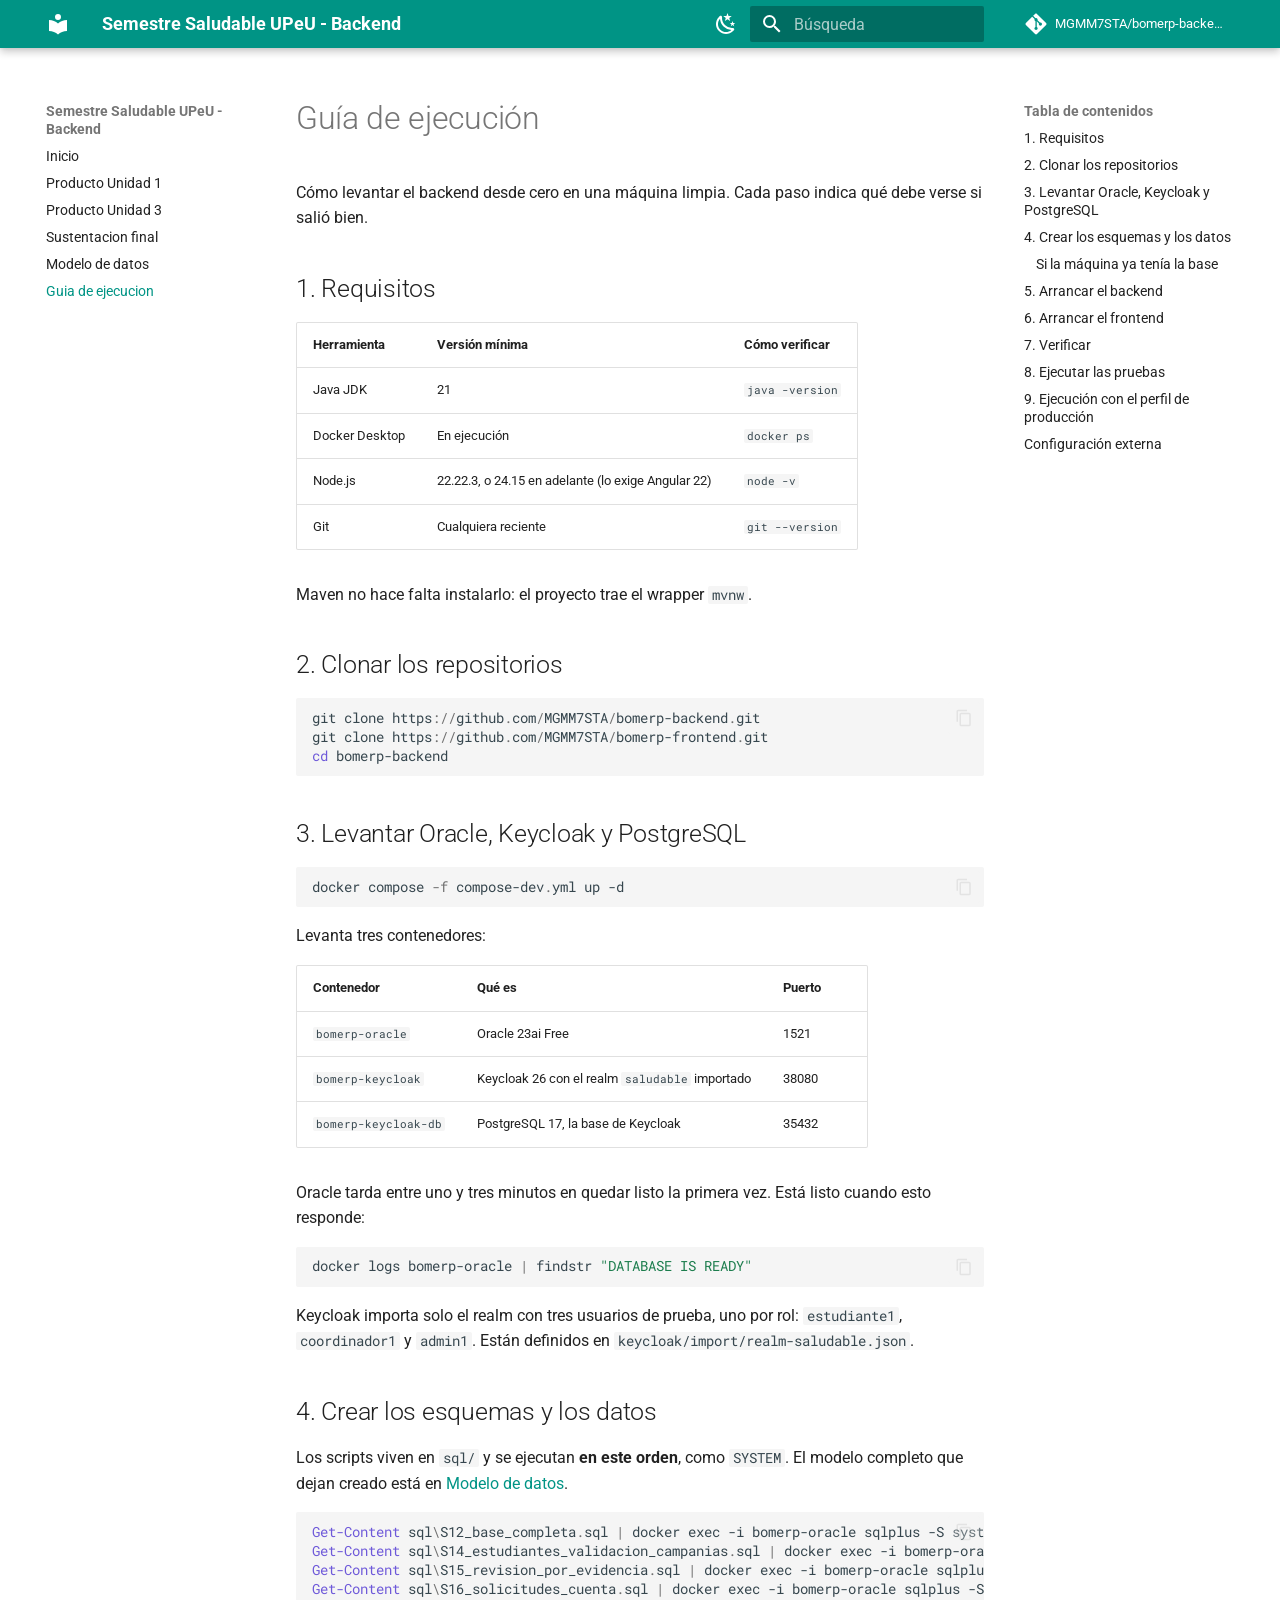
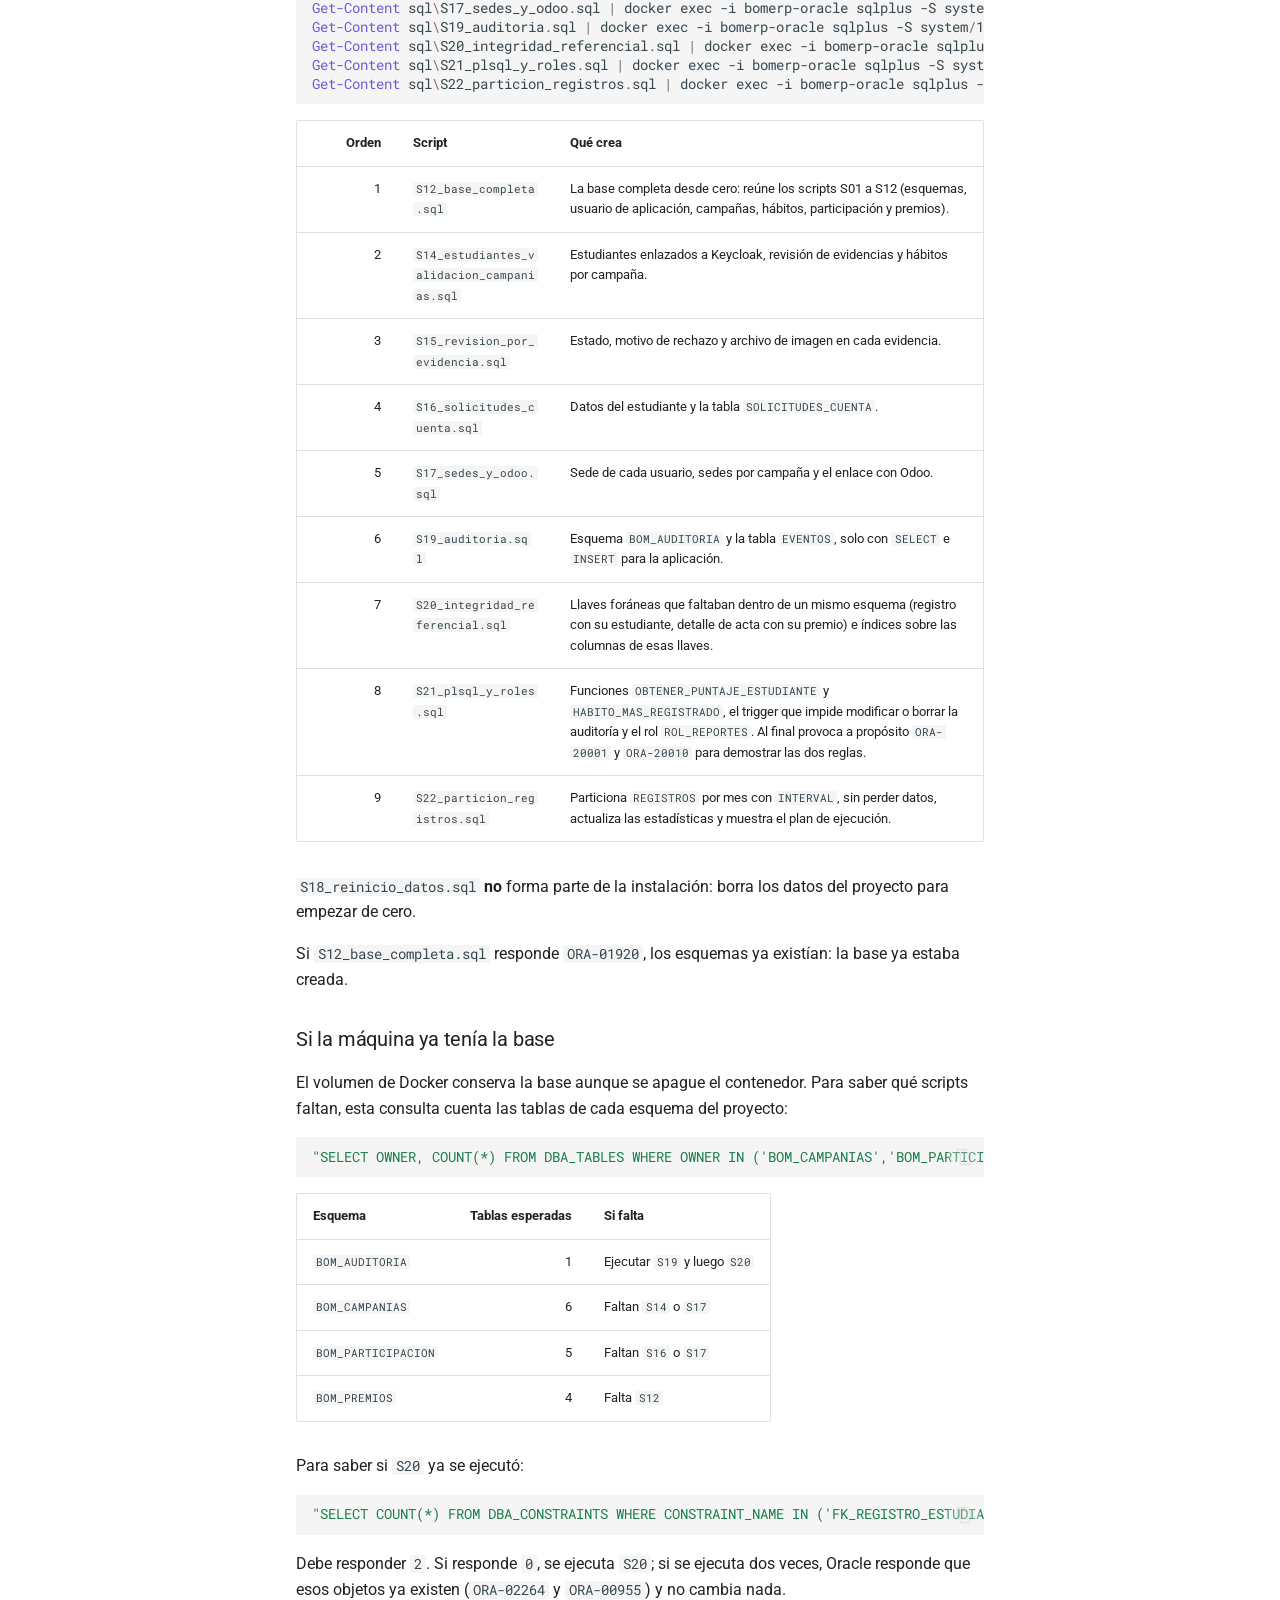
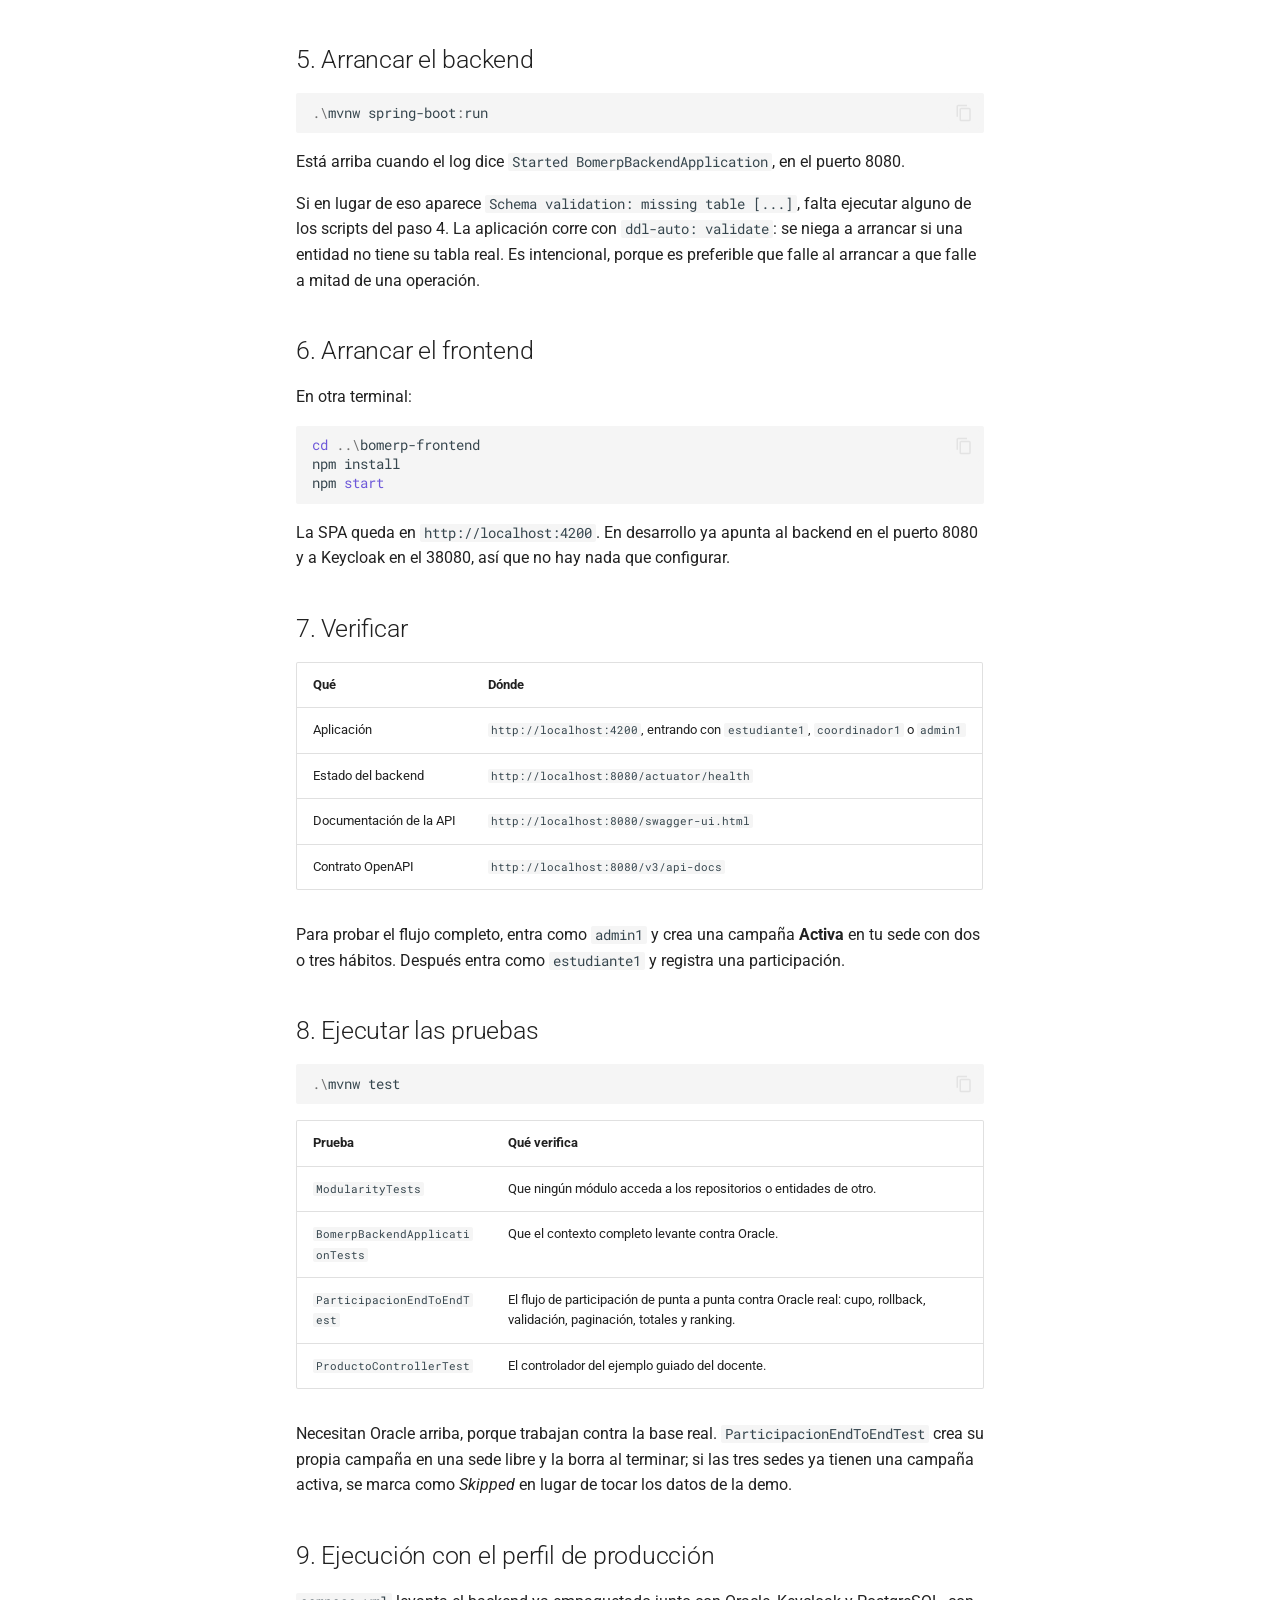
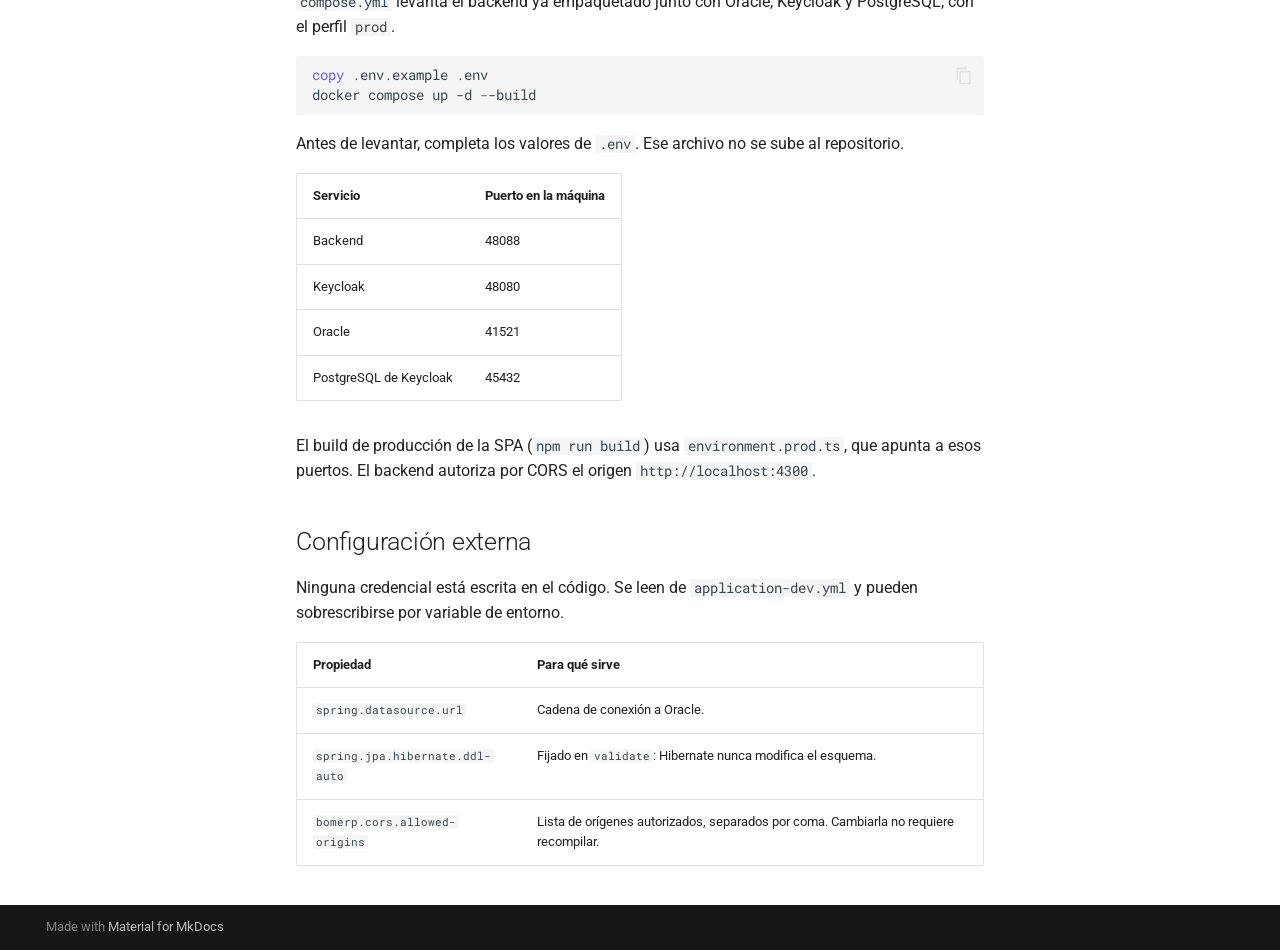
<file: guia-ejecucion/index.html>
<!doctype html>
<html lang="es" class="no-js">
  <head>
    
      <meta charset="utf-8">
      <meta name="viewport" content="width=device-width,initial-scale=1">
      
        <meta name="description" content="Backend REST modular del proyecto Semestre Saludable UPeU - Proyecto Integrador">
      
      
        <meta name="author" content="Montalvo Machaca, Maykol Gabriel">
      
      
      
        <link rel="prev" href="../proyecto-integrador/u3/modelo-datos/">
      
      
      
        
      
      
      <link rel="icon" href="../assets/images/favicon.png">
      <meta name="generator" content="mkdocs-1.6.1, mkdocs-material-9.7.7">
    
    
      
        <title>Guia de ejecucion - Semestre Saludable UPeU - Backend</title>
      
    
    
      <link rel="stylesheet" href="../assets/stylesheets/main.ec1eaa64.min.css">
      
        
        <link rel="stylesheet" href="../assets/stylesheets/palette.ab4e12ef.min.css">
      
      


    
    
      
    
    
      
        
        
        <link rel="preconnect" href="https://fonts.gstatic.com" crossorigin>
        <link rel="stylesheet" href="https://fonts.googleapis.com/css?family=Roboto:300,300i,400,400i,700,700i%7CRoboto+Mono:400,400i,700,700i&display=fallback">
        <style>:root{--md-text-font:"Roboto";--md-code-font:"Roboto Mono"}</style>
      
    
    
    <script>__md_scope=new URL("..",location),__md_hash=e=>[...e].reduce(((e,_)=>(e<<5)-e+_.charCodeAt(0)),0),__md_get=(e,_=localStorage,t=__md_scope)=>JSON.parse(_.getItem(t.pathname+"."+e)),__md_set=(e,_,t=localStorage,a=__md_scope)=>{try{t.setItem(a.pathname+"."+e,JSON.stringify(_))}catch(e){}}</script>
    
      

    
    
  </head>
  
  
    
    
      
    
    
    
    
    <body dir="ltr" data-md-color-scheme="default" data-md-color-primary="teal" data-md-color-accent="teal">
  
    
    <input class="md-toggle" data-md-toggle="drawer" type="checkbox" id="__drawer" autocomplete="off">
    <input class="md-toggle" data-md-toggle="search" type="checkbox" id="__search" autocomplete="off">
    <label class="md-overlay" for="__drawer"></label>
    <div data-md-component="skip">
      
        
        <a href="#guia-de-ejecucion" class="md-skip">
          Saltar a contenido
        </a>
      
    </div>
    <div data-md-component="announce">
      
    </div>
    
    
      

  

<header class="md-header md-header--shadow" data-md-component="header">
  <nav class="md-header__inner md-grid" aria-label="Cabecera">
    <a href=".." title="Semestre Saludable UPeU - Backend" class="md-header__button md-logo" aria-label="Semestre Saludable UPeU - Backend" data-md-component="logo">
      
  
  <svg xmlns="http://www.w3.org/2000/svg" viewBox="0 0 24 24"><path d="M12 8a3 3 0 0 0 3-3 3 3 0 0 0-3-3 3 3 0 0 0-3 3 3 3 0 0 0 3 3m0 3.54C9.64 9.35 6.5 8 3 8v11c3.5 0 6.64 1.35 9 3.54 2.36-2.19 5.5-3.54 9-3.54V8c-3.5 0-6.64 1.35-9 3.54"/></svg>

    </a>
    <label class="md-header__button md-icon" for="__drawer">
      
      <svg xmlns="http://www.w3.org/2000/svg" viewBox="0 0 24 24"><path d="M3 6h18v2H3zm0 5h18v2H3zm0 5h18v2H3z"/></svg>
    </label>
    <div class="md-header__title" data-md-component="header-title">
      <div class="md-header__ellipsis">
        <div class="md-header__topic">
          <span class="md-ellipsis">
            Semestre Saludable UPeU - Backend
          </span>
        </div>
        <div class="md-header__topic" data-md-component="header-topic">
          <span class="md-ellipsis">
            
              Guia de ejecucion
            
          </span>
        </div>
      </div>
    </div>
    
      
        <form class="md-header__option" data-md-component="palette">
  
    
    
    
    <input class="md-option" data-md-color-media="" data-md-color-scheme="default" data-md-color-primary="teal" data-md-color-accent="teal"  aria-label="Modo oscuro"  type="radio" name="__palette" id="__palette_0">
    
      <label class="md-header__button md-icon" title="Modo oscuro" for="__palette_1" hidden>
        <svg xmlns="http://www.w3.org/2000/svg" viewBox="0 0 24 24"><path d="m17.75 4.09-2.53 1.94.91 3.06-2.63-1.81-2.63 1.81.91-3.06-2.53-1.94L12.44 4l1.06-3 1.06 3zm3.5 6.91-1.64 1.25.59 1.98-1.7-1.17-1.7 1.17.59-1.98L15.75 11l2.06-.05L18.5 9l.69 1.95zm-2.28 4.95c.83-.08 1.72 1.1 1.19 1.85-.32.45-.66.87-1.08 1.27C15.17 23 8.84 23 4.94 19.07c-3.91-3.9-3.91-10.24 0-14.14.4-.4.82-.76 1.27-1.08.75-.53 1.93.36 1.85 1.19-.27 2.86.69 5.83 2.89 8.02a9.96 9.96 0 0 0 8.02 2.89m-1.64 2.02a12.08 12.08 0 0 1-7.8-3.47c-2.17-2.19-3.33-5-3.49-7.82-2.81 3.14-2.7 7.96.31 10.98 3.02 3.01 7.84 3.12 10.98.31"/></svg>
      </label>
    
  
    
    
    
    <input class="md-option" data-md-color-media="" data-md-color-scheme="slate" data-md-color-primary="teal" data-md-color-accent="teal"  aria-label="Modo claro"  type="radio" name="__palette" id="__palette_1">
    
      <label class="md-header__button md-icon" title="Modo claro" for="__palette_0" hidden>
        <svg xmlns="http://www.w3.org/2000/svg" viewBox="0 0 24 24"><path d="M12 7a5 5 0 0 1 5 5 5 5 0 0 1-5 5 5 5 0 0 1-5-5 5 5 0 0 1 5-5m0 2a3 3 0 0 0-3 3 3 3 0 0 0 3 3 3 3 0 0 0 3-3 3 3 0 0 0-3-3m0-7 2.39 3.42C13.65 5.15 12.84 5 12 5s-1.65.15-2.39.42zM3.34 7l4.16-.35A7.2 7.2 0 0 0 5.94 8.5c-.44.74-.69 1.5-.83 2.29zm.02 10 1.76-3.77a7.131 7.131 0 0 0 2.38 4.14zM20.65 7l-1.77 3.79a7.02 7.02 0 0 0-2.38-4.15zm-.01 10-4.14.36c.59-.51 1.12-1.14 1.54-1.86.42-.73.69-1.5.83-2.29zM12 22l-2.41-3.44c.74.27 1.55.44 2.41.44.82 0 1.63-.17 2.37-.44z"/></svg>
      </label>
    
  
</form>
      
    
    
      <script>var palette=__md_get("__palette");if(palette&&palette.color){if("(prefers-color-scheme)"===palette.color.media){var media=matchMedia("(prefers-color-scheme: light)"),input=document.querySelector(media.matches?"[data-md-color-media='(prefers-color-scheme: light)']":"[data-md-color-media='(prefers-color-scheme: dark)']");palette.color.media=input.getAttribute("data-md-color-media"),palette.color.scheme=input.getAttribute("data-md-color-scheme"),palette.color.primary=input.getAttribute("data-md-color-primary"),palette.color.accent=input.getAttribute("data-md-color-accent")}for(var[key,value]of Object.entries(palette.color))document.body.setAttribute("data-md-color-"+key,value)}</script>
    
    
    
      
      
        <label class="md-header__button md-icon" for="__search">
          
          <svg xmlns="http://www.w3.org/2000/svg" viewBox="0 0 24 24"><path d="M9.5 3A6.5 6.5 0 0 1 16 9.5c0 1.61-.59 3.09-1.56 4.23l.27.27h.79l5 5-1.5 1.5-5-5v-.79l-.27-.27A6.52 6.52 0 0 1 9.5 16 6.5 6.5 0 0 1 3 9.5 6.5 6.5 0 0 1 9.5 3m0 2C7 5 5 7 5 9.5S7 14 9.5 14 14 12 14 9.5 12 5 9.5 5"/></svg>
        </label>
        <div class="md-search" data-md-component="search" role="dialog">
  <label class="md-search__overlay" for="__search"></label>
  <div class="md-search__inner" role="search">
    <form class="md-search__form" name="search">
      <input type="text" class="md-search__input" name="query" aria-label="Búsqueda" placeholder="Búsqueda" autocapitalize="off" autocorrect="off" autocomplete="off" spellcheck="false" data-md-component="search-query" required>
      <label class="md-search__icon md-icon" for="__search">
        
        <svg xmlns="http://www.w3.org/2000/svg" viewBox="0 0 24 24"><path d="M9.5 3A6.5 6.5 0 0 1 16 9.5c0 1.61-.59 3.09-1.56 4.23l.27.27h.79l5 5-1.5 1.5-5-5v-.79l-.27-.27A6.52 6.52 0 0 1 9.5 16 6.5 6.5 0 0 1 3 9.5 6.5 6.5 0 0 1 9.5 3m0 2C7 5 5 7 5 9.5S7 14 9.5 14 14 12 14 9.5 12 5 9.5 5"/></svg>
        
        <svg xmlns="http://www.w3.org/2000/svg" viewBox="0 0 24 24"><path d="M20 11v2H8l5.5 5.5-1.42 1.42L4.16 12l7.92-7.92L13.5 5.5 8 11z"/></svg>
      </label>
      <nav class="md-search__options" aria-label="Buscar">
        
        <button type="reset" class="md-search__icon md-icon" title="Limpiar" aria-label="Limpiar" tabindex="-1">
          
          <svg xmlns="http://www.w3.org/2000/svg" viewBox="0 0 24 24"><path d="M19 6.41 17.59 5 12 10.59 6.41 5 5 6.41 10.59 12 5 17.59 6.41 19 12 13.41 17.59 19 19 17.59 13.41 12z"/></svg>
        </button>
      </nav>
      
    </form>
    <div class="md-search__output">
      <div class="md-search__scrollwrap" tabindex="0" data-md-scrollfix>
        <div class="md-search-result" data-md-component="search-result">
          <div class="md-search-result__meta">
            Inicializando búsqueda
          </div>
          <ol class="md-search-result__list" role="presentation"></ol>
        </div>
      </div>
    </div>
  </div>
</div>
      
    
    
      <div class="md-header__source">
        <a href="https://github.com/MGMM7STA/bomerp-backend" title="Ir al repositorio" class="md-source" data-md-component="source">
  <div class="md-source__icon md-icon">
    
    <svg xmlns="http://www.w3.org/2000/svg" viewBox="0 0 448 512"><!--! Font Awesome Free 7.1.0 by @fontawesome - https://fontawesome.com License - https://fontawesome.com/license/free (Icons: CC BY 4.0, Fonts: SIL OFL 1.1, Code: MIT License) Copyright 2025 Fonticons, Inc.--><path d="M439.6 236.1 244 40.5c-5.4-5.5-12.8-8.5-20.4-8.5s-15 3-20.4 8.4L162.5 81l51.5 51.5c27.1-9.1 52.7 16.8 43.4 43.7l49.7 49.7c34.2-11.8 61.2 31 35.5 56.7-26.5 26.5-70.2-2.9-56-37.3L240.3 199v121.9c25.3 12.5 22.3 41.8 9.1 55-6.4 6.4-15.2 10.1-24.3 10.1s-17.8-3.6-24.3-10.1c-17.6-17.6-11.1-46.9 11.2-56v-123c-20.8-8.5-24.6-30.7-18.6-45L142.6 101 8.5 235.1C3 240.6 0 247.9 0 255.5s3 15 8.5 20.4l195.6 195.7c5.4 5.4 12.7 8.4 20.4 8.4s15-3 20.4-8.4l194.7-194.7c5.4-5.4 8.4-12.8 8.4-20.4s-3-15-8.4-20.4"/></svg>
  </div>
  <div class="md-source__repository">
    MGMM7STA/bomerp-backend
  </div>
</a>
      </div>
    
  </nav>
  
</header>
    
    <div class="md-container" data-md-component="container">
      
      
        
          
        
      
      <main class="md-main" data-md-component="main">
        <div class="md-main__inner md-grid">
          
            
              
              <div class="md-sidebar md-sidebar--primary" data-md-component="sidebar" data-md-type="navigation" >
                <div class="md-sidebar__scrollwrap">
                  <div class="md-sidebar__inner">
                    



<nav class="md-nav md-nav--primary" aria-label="Navegación" data-md-level="0">
  <label class="md-nav__title" for="__drawer">
    <a href=".." title="Semestre Saludable UPeU - Backend" class="md-nav__button md-logo" aria-label="Semestre Saludable UPeU - Backend" data-md-component="logo">
      
  
  <svg xmlns="http://www.w3.org/2000/svg" viewBox="0 0 24 24"><path d="M12 8a3 3 0 0 0 3-3 3 3 0 0 0-3-3 3 3 0 0 0-3 3 3 3 0 0 0 3 3m0 3.54C9.64 9.35 6.5 8 3 8v11c3.5 0 6.64 1.35 9 3.54 2.36-2.19 5.5-3.54 9-3.54V8c-3.5 0-6.64 1.35-9 3.54"/></svg>

    </a>
    Semestre Saludable UPeU - Backend
  </label>
  
    <div class="md-nav__source">
      <a href="https://github.com/MGMM7STA/bomerp-backend" title="Ir al repositorio" class="md-source" data-md-component="source">
  <div class="md-source__icon md-icon">
    
    <svg xmlns="http://www.w3.org/2000/svg" viewBox="0 0 448 512"><!--! Font Awesome Free 7.1.0 by @fontawesome - https://fontawesome.com License - https://fontawesome.com/license/free (Icons: CC BY 4.0, Fonts: SIL OFL 1.1, Code: MIT License) Copyright 2025 Fonticons, Inc.--><path d="M439.6 236.1 244 40.5c-5.4-5.5-12.8-8.5-20.4-8.5s-15 3-20.4 8.4L162.5 81l51.5 51.5c27.1-9.1 52.7 16.8 43.4 43.7l49.7 49.7c34.2-11.8 61.2 31 35.5 56.7-26.5 26.5-70.2-2.9-56-37.3L240.3 199v121.9c25.3 12.5 22.3 41.8 9.1 55-6.4 6.4-15.2 10.1-24.3 10.1s-17.8-3.6-24.3-10.1c-17.6-17.6-11.1-46.9 11.2-56v-123c-20.8-8.5-24.6-30.7-18.6-45L142.6 101 8.5 235.1C3 240.6 0 247.9 0 255.5s3 15 8.5 20.4l195.6 195.7c5.4 5.4 12.7 8.4 20.4 8.4s15-3 20.4-8.4l194.7-194.7c5.4-5.4 8.4-12.8 8.4-20.4s-3-15-8.4-20.4"/></svg>
  </div>
  <div class="md-source__repository">
    MGMM7STA/bomerp-backend
  </div>
</a>
    </div>
  
  <ul class="md-nav__list" data-md-scrollfix>
    
      
      
  
  
  
  
    <li class="md-nav__item">
      <a href=".." class="md-nav__link">
        
  
  
  <span class="md-ellipsis">
    
  
    Inicio
  

    
  </span>
  
  

      </a>
    </li>
  

    
      
      
  
  
  
  
    <li class="md-nav__item">
      <a href="../proyecto-integrador/u1/lp2-demo/" class="md-nav__link">
        
  
  
  <span class="md-ellipsis">
    
  
    Producto Unidad 1
  

    
  </span>
  
  

      </a>
    </li>
  

    
      
      
  
  
  
  
    <li class="md-nav__item">
      <a href="../proyecto-integrador/u3/lp2-producto/" class="md-nav__link">
        
  
  
  <span class="md-ellipsis">
    
  
    Producto Unidad 3
  

    
  </span>
  
  

      </a>
    </li>
  

    
      
      
  
  
  
  
    <li class="md-nav__item">
      <a href="../proyecto-integrador/u3/sustentacion-final/" class="md-nav__link">
        
  
  
  <span class="md-ellipsis">
    
  
    Sustentacion final
  

    
  </span>
  
  

      </a>
    </li>
  

    
      
      
  
  
  
  
    <li class="md-nav__item">
      <a href="../proyecto-integrador/u3/modelo-datos/" class="md-nav__link">
        
  
  
  <span class="md-ellipsis">
    
  
    Modelo de datos
  

    
  </span>
  
  

      </a>
    </li>
  

    
      
      
  
  
    
  
  
  
    <li class="md-nav__item md-nav__item--active">
      
      <input class="md-nav__toggle md-toggle" type="checkbox" id="__toc">
      
      
        
      
      
        <label class="md-nav__link md-nav__link--active" for="__toc">
          
  
  
  <span class="md-ellipsis">
    
  
    Guia de ejecucion
  

    
  </span>
  
  

          <span class="md-nav__icon md-icon"></span>
        </label>
      
      <a href="./" class="md-nav__link md-nav__link--active">
        
  
  
  <span class="md-ellipsis">
    
  
    Guia de ejecucion
  

    
  </span>
  
  

      </a>
      
        

<nav class="md-nav md-nav--secondary" aria-label="Tabla de contenidos">
  
  
  
    
  
  
    <label class="md-nav__title" for="__toc">
      <span class="md-nav__icon md-icon"></span>
      Tabla de contenidos
    </label>
    <ul class="md-nav__list" data-md-component="toc" data-md-scrollfix>
      
        <li class="md-nav__item">
  <a href="#1-requisitos" class="md-nav__link">
    <span class="md-ellipsis">
      
        1. Requisitos
      
    </span>
  </a>
  
</li>
      
        <li class="md-nav__item">
  <a href="#2-clonar-los-repositorios" class="md-nav__link">
    <span class="md-ellipsis">
      
        2. Clonar los repositorios
      
    </span>
  </a>
  
</li>
      
        <li class="md-nav__item">
  <a href="#3-levantar-oracle-keycloak-y-postgresql" class="md-nav__link">
    <span class="md-ellipsis">
      
        3. Levantar Oracle, Keycloak y PostgreSQL
      
    </span>
  </a>
  
</li>
      
        <li class="md-nav__item">
  <a href="#4-crear-los-esquemas-y-los-datos" class="md-nav__link">
    <span class="md-ellipsis">
      
        4. Crear los esquemas y los datos
      
    </span>
  </a>
  
    <nav class="md-nav" aria-label="4. Crear los esquemas y los datos">
      <ul class="md-nav__list">
        
          <li class="md-nav__item">
  <a href="#si-la-maquina-ya-tenia-la-base" class="md-nav__link">
    <span class="md-ellipsis">
      
        Si la máquina ya tenía la base
      
    </span>
  </a>
  
</li>
        
      </ul>
    </nav>
  
</li>
      
        <li class="md-nav__item">
  <a href="#5-arrancar-el-backend" class="md-nav__link">
    <span class="md-ellipsis">
      
        5. Arrancar el backend
      
    </span>
  </a>
  
</li>
      
        <li class="md-nav__item">
  <a href="#6-arrancar-el-frontend" class="md-nav__link">
    <span class="md-ellipsis">
      
        6. Arrancar el frontend
      
    </span>
  </a>
  
</li>
      
        <li class="md-nav__item">
  <a href="#7-verificar" class="md-nav__link">
    <span class="md-ellipsis">
      
        7. Verificar
      
    </span>
  </a>
  
</li>
      
        <li class="md-nav__item">
  <a href="#8-ejecutar-las-pruebas" class="md-nav__link">
    <span class="md-ellipsis">
      
        8. Ejecutar las pruebas
      
    </span>
  </a>
  
</li>
      
        <li class="md-nav__item">
  <a href="#9-ejecucion-con-el-perfil-de-produccion" class="md-nav__link">
    <span class="md-ellipsis">
      
        9. Ejecución con el perfil de producción
      
    </span>
  </a>
  
</li>
      
        <li class="md-nav__item">
  <a href="#configuracion-externa" class="md-nav__link">
    <span class="md-ellipsis">
      
        Configuración externa
      
    </span>
  </a>
  
</li>
      
    </ul>
  
</nav>
      
    </li>
  

    
  </ul>
</nav>
                  </div>
                </div>
              </div>
            
            
              
              <div class="md-sidebar md-sidebar--secondary" data-md-component="sidebar" data-md-type="toc" >
                <div class="md-sidebar__scrollwrap">
                  <div class="md-sidebar__inner">
                    

<nav class="md-nav md-nav--secondary" aria-label="Tabla de contenidos">
  
  
  
    
  
  
    <label class="md-nav__title" for="__toc">
      <span class="md-nav__icon md-icon"></span>
      Tabla de contenidos
    </label>
    <ul class="md-nav__list" data-md-component="toc" data-md-scrollfix>
      
        <li class="md-nav__item">
  <a href="#1-requisitos" class="md-nav__link">
    <span class="md-ellipsis">
      
        1. Requisitos
      
    </span>
  </a>
  
</li>
      
        <li class="md-nav__item">
  <a href="#2-clonar-los-repositorios" class="md-nav__link">
    <span class="md-ellipsis">
      
        2. Clonar los repositorios
      
    </span>
  </a>
  
</li>
      
        <li class="md-nav__item">
  <a href="#3-levantar-oracle-keycloak-y-postgresql" class="md-nav__link">
    <span class="md-ellipsis">
      
        3. Levantar Oracle, Keycloak y PostgreSQL
      
    </span>
  </a>
  
</li>
      
        <li class="md-nav__item">
  <a href="#4-crear-los-esquemas-y-los-datos" class="md-nav__link">
    <span class="md-ellipsis">
      
        4. Crear los esquemas y los datos
      
    </span>
  </a>
  
    <nav class="md-nav" aria-label="4. Crear los esquemas y los datos">
      <ul class="md-nav__list">
        
          <li class="md-nav__item">
  <a href="#si-la-maquina-ya-tenia-la-base" class="md-nav__link">
    <span class="md-ellipsis">
      
        Si la máquina ya tenía la base
      
    </span>
  </a>
  
</li>
        
      </ul>
    </nav>
  
</li>
      
        <li class="md-nav__item">
  <a href="#5-arrancar-el-backend" class="md-nav__link">
    <span class="md-ellipsis">
      
        5. Arrancar el backend
      
    </span>
  </a>
  
</li>
      
        <li class="md-nav__item">
  <a href="#6-arrancar-el-frontend" class="md-nav__link">
    <span class="md-ellipsis">
      
        6. Arrancar el frontend
      
    </span>
  </a>
  
</li>
      
        <li class="md-nav__item">
  <a href="#7-verificar" class="md-nav__link">
    <span class="md-ellipsis">
      
        7. Verificar
      
    </span>
  </a>
  
</li>
      
        <li class="md-nav__item">
  <a href="#8-ejecutar-las-pruebas" class="md-nav__link">
    <span class="md-ellipsis">
      
        8. Ejecutar las pruebas
      
    </span>
  </a>
  
</li>
      
        <li class="md-nav__item">
  <a href="#9-ejecucion-con-el-perfil-de-produccion" class="md-nav__link">
    <span class="md-ellipsis">
      
        9. Ejecución con el perfil de producción
      
    </span>
  </a>
  
</li>
      
        <li class="md-nav__item">
  <a href="#configuracion-externa" class="md-nav__link">
    <span class="md-ellipsis">
      
        Configuración externa
      
    </span>
  </a>
  
</li>
      
    </ul>
  
</nav>
                  </div>
                </div>
              </div>
            
          
          
            <div class="md-content" data-md-component="content">
              
              <article class="md-content__inner md-typeset">
                
                  


  
  


<h1 id="guia-de-ejecucion">Guía de ejecución<a class="headerlink" href="#guia-de-ejecucion" title="Permanent link">&para;</a></h1>
<p>Cómo levantar el backend desde cero en una máquina limpia. Cada paso indica qué debe verse si salió bien.</p>
<h2 id="1-requisitos">1. Requisitos<a class="headerlink" href="#1-requisitos" title="Permanent link">&para;</a></h2>
<table>
<thead>
<tr>
<th>Herramienta</th>
<th>Versión mínima</th>
<th>Cómo verificar</th>
</tr>
</thead>
<tbody>
<tr>
<td>Java JDK</td>
<td>21</td>
<td><code>java -version</code></td>
</tr>
<tr>
<td>Docker Desktop</td>
<td>En ejecución</td>
<td><code>docker ps</code></td>
</tr>
<tr>
<td>Node.js</td>
<td>22.22.3, o 24.15 en adelante (lo exige Angular 22)</td>
<td><code>node -v</code></td>
</tr>
<tr>
<td>Git</td>
<td>Cualquiera reciente</td>
<td><code>git --version</code></td>
</tr>
</tbody>
</table>
<p>Maven no hace falta instalarlo: el proyecto trae el wrapper <code>mvnw</code>.</p>
<h2 id="2-clonar-los-repositorios">2. Clonar los repositorios<a class="headerlink" href="#2-clonar-los-repositorios" title="Permanent link">&para;</a></h2>
<div class="highlight"><pre><span></span><code><a id="__codelineno-0-1" name="__codelineno-0-1" href="#__codelineno-0-1"></a><span class="n">git</span> <span class="n">clone</span> <span class="n">https</span><span class="p">://</span><span class="n">github</span><span class="p">.</span><span class="n">com</span><span class="p">/</span><span class="n">MGMM7STA</span><span class="p">/</span><span class="n">bomerp-backend</span><span class="p">.</span><span class="n">git</span>
<a id="__codelineno-0-2" name="__codelineno-0-2" href="#__codelineno-0-2"></a><span class="n">git</span> <span class="n">clone</span> <span class="n">https</span><span class="p">://</span><span class="n">github</span><span class="p">.</span><span class="n">com</span><span class="p">/</span><span class="n">MGMM7STA</span><span class="p">/</span><span class="n">bomerp-frontend</span><span class="p">.</span><span class="n">git</span>
<a id="__codelineno-0-3" name="__codelineno-0-3" href="#__codelineno-0-3"></a><span class="nb">cd </span><span class="n">bomerp-backend</span>
</code></pre></div>
<h2 id="3-levantar-oracle-keycloak-y-postgresql">3. Levantar Oracle, Keycloak y PostgreSQL<a class="headerlink" href="#3-levantar-oracle-keycloak-y-postgresql" title="Permanent link">&para;</a></h2>
<div class="highlight"><pre><span></span><code><a id="__codelineno-1-1" name="__codelineno-1-1" href="#__codelineno-1-1"></a><span class="n">docker</span> <span class="n">compose</span> <span class="o">-f</span> <span class="n">compose-dev</span><span class="p">.</span><span class="n">yml</span> <span class="n">up</span> <span class="n">-d</span>
</code></pre></div>
<p>Levanta tres contenedores:</p>
<table>
<thead>
<tr>
<th>Contenedor</th>
<th>Qué es</th>
<th>Puerto</th>
</tr>
</thead>
<tbody>
<tr>
<td><code>bomerp-oracle</code></td>
<td>Oracle 23ai Free</td>
<td>1521</td>
</tr>
<tr>
<td><code>bomerp-keycloak</code></td>
<td>Keycloak 26 con el realm <code>saludable</code> importado</td>
<td>38080</td>
</tr>
<tr>
<td><code>bomerp-keycloak-db</code></td>
<td>PostgreSQL 17, la base de Keycloak</td>
<td>35432</td>
</tr>
</tbody>
</table>
<p>Oracle tarda entre uno y tres minutos en quedar listo la primera vez. Está listo cuando esto responde:</p>
<div class="highlight"><pre><span></span><code><a id="__codelineno-2-1" name="__codelineno-2-1" href="#__codelineno-2-1"></a><span class="n">docker</span> <span class="n">logs</span> <span class="n">bomerp-oracle</span> <span class="p">|</span> <span class="n">findstr</span> <span class="s2">"DATABASE IS READY"</span>
</code></pre></div>
<p>Keycloak importa solo el realm con tres usuarios de prueba, uno por rol: <code>estudiante1</code>, <code>coordinador1</code> y <code>admin1</code>. Están definidos en <code>keycloak/import/realm-saludable.json</code>.</p>
<h2 id="4-crear-los-esquemas-y-los-datos">4. Crear los esquemas y los datos<a class="headerlink" href="#4-crear-los-esquemas-y-los-datos" title="Permanent link">&para;</a></h2>
<p>Los scripts viven en <code>sql/</code> y se ejecutan <strong>en este orden</strong>, como <code>SYSTEM</code>. El modelo completo que dejan creado está en <a href="../proyecto-integrador/u3/modelo-datos/">Modelo de datos</a>.</p>
<div class="highlight"><pre><span></span><code><a id="__codelineno-3-1" name="__codelineno-3-1" href="#__codelineno-3-1"></a><span class="nb">Get-Content</span> <span class="n">sql</span><span class="p">\</span><span class="n">S12_base_completa</span><span class="p">.</span><span class="n">sql</span> <span class="p">|</span> <span class="n">docker</span> <span class="n">exec</span> <span class="n">-i</span> <span class="n">bomerp-oracle</span> <span class="n">sqlplus</span> <span class="n">-S</span> <span class="n">system</span><span class="p">/</span><span class="n">123456</span><span class="nv">@localhost</span><span class="p">:</span><span class="n">1521</span><span class="p">/</span><span class="n">FREEPDB1</span>
<a id="__codelineno-3-2" name="__codelineno-3-2" href="#__codelineno-3-2"></a><span class="nb">Get-Content</span> <span class="n">sql</span><span class="p">\</span><span class="n">S14_estudiantes_validacion_campanias</span><span class="p">.</span><span class="n">sql</span> <span class="p">|</span> <span class="n">docker</span> <span class="n">exec</span> <span class="n">-i</span> <span class="n">bomerp-oracle</span> <span class="n">sqlplus</span> <span class="n">-S</span> <span class="n">system</span><span class="p">/</span><span class="n">123456</span><span class="nv">@localhost</span><span class="p">:</span><span class="n">1521</span><span class="p">/</span><span class="n">FREEPDB1</span>
<a id="__codelineno-3-3" name="__codelineno-3-3" href="#__codelineno-3-3"></a><span class="nb">Get-Content</span> <span class="n">sql</span><span class="p">\</span><span class="n">S15_revision_por_evidencia</span><span class="p">.</span><span class="n">sql</span> <span class="p">|</span> <span class="n">docker</span> <span class="n">exec</span> <span class="n">-i</span> <span class="n">bomerp-oracle</span> <span class="n">sqlplus</span> <span class="n">-S</span> <span class="n">system</span><span class="p">/</span><span class="n">123456</span><span class="nv">@localhost</span><span class="p">:</span><span class="n">1521</span><span class="p">/</span><span class="n">FREEPDB1</span>
<a id="__codelineno-3-4" name="__codelineno-3-4" href="#__codelineno-3-4"></a><span class="nb">Get-Content</span> <span class="n">sql</span><span class="p">\</span><span class="n">S16_solicitudes_cuenta</span><span class="p">.</span><span class="n">sql</span> <span class="p">|</span> <span class="n">docker</span> <span class="n">exec</span> <span class="n">-i</span> <span class="n">bomerp-oracle</span> <span class="n">sqlplus</span> <span class="n">-S</span> <span class="n">system</span><span class="p">/</span><span class="n">123456</span><span class="nv">@localhost</span><span class="p">:</span><span class="n">1521</span><span class="p">/</span><span class="n">FREEPDB1</span>
<a id="__codelineno-3-5" name="__codelineno-3-5" href="#__codelineno-3-5"></a><span class="nb">Get-Content</span> <span class="n">sql</span><span class="p">\</span><span class="n">S17_sedes_y_odoo</span><span class="p">.</span><span class="n">sql</span> <span class="p">|</span> <span class="n">docker</span> <span class="n">exec</span> <span class="n">-i</span> <span class="n">bomerp-oracle</span> <span class="n">sqlplus</span> <span class="n">-S</span> <span class="n">system</span><span class="p">/</span><span class="n">123456</span><span class="nv">@localhost</span><span class="p">:</span><span class="n">1521</span><span class="p">/</span><span class="n">FREEPDB1</span>
<a id="__codelineno-3-6" name="__codelineno-3-6" href="#__codelineno-3-6"></a><span class="nb">Get-Content</span> <span class="n">sql</span><span class="p">\</span><span class="n">S19_auditoria</span><span class="p">.</span><span class="n">sql</span> <span class="p">|</span> <span class="n">docker</span> <span class="n">exec</span> <span class="n">-i</span> <span class="n">bomerp-oracle</span> <span class="n">sqlplus</span> <span class="n">-S</span> <span class="n">system</span><span class="p">/</span><span class="n">123456</span><span class="nv">@localhost</span><span class="p">:</span><span class="n">1521</span><span class="p">/</span><span class="n">FREEPDB1</span>
<a id="__codelineno-3-7" name="__codelineno-3-7" href="#__codelineno-3-7"></a><span class="nb">Get-Content</span> <span class="n">sql</span><span class="p">\</span><span class="n">S20_integridad_referencial</span><span class="p">.</span><span class="n">sql</span> <span class="p">|</span> <span class="n">docker</span> <span class="n">exec</span> <span class="n">-i</span> <span class="n">bomerp-oracle</span> <span class="n">sqlplus</span> <span class="n">-S</span> <span class="n">system</span><span class="p">/</span><span class="n">123456</span><span class="nv">@localhost</span><span class="p">:</span><span class="n">1521</span><span class="p">/</span><span class="n">FREEPDB1</span>
<a id="__codelineno-3-8" name="__codelineno-3-8" href="#__codelineno-3-8"></a><span class="nb">Get-Content</span> <span class="n">sql</span><span class="p">\</span><span class="n">S21_plsql_y_roles</span><span class="p">.</span><span class="n">sql</span> <span class="p">|</span> <span class="n">docker</span> <span class="n">exec</span> <span class="n">-i</span> <span class="n">bomerp-oracle</span> <span class="n">sqlplus</span> <span class="n">-S</span> <span class="n">system</span><span class="p">/</span><span class="n">123456</span><span class="nv">@localhost</span><span class="p">:</span><span class="n">1521</span><span class="p">/</span><span class="n">FREEPDB1</span>
<a id="__codelineno-3-9" name="__codelineno-3-9" href="#__codelineno-3-9"></a><span class="nb">Get-Content</span> <span class="n">sql</span><span class="p">\</span><span class="n">S22_particion_registros</span><span class="p">.</span><span class="n">sql</span> <span class="p">|</span> <span class="n">docker</span> <span class="n">exec</span> <span class="n">-i</span> <span class="n">bomerp-oracle</span> <span class="n">sqlplus</span> <span class="n">-S</span> <span class="n">system</span><span class="p">/</span><span class="n">123456</span><span class="nv">@localhost</span><span class="p">:</span><span class="n">1521</span><span class="p">/</span><span class="n">FREEPDB1</span>
</code></pre></div>
<table>
<thead>
<tr>
<th style="text-align: right;">Orden</th>
<th>Script</th>
<th>Qué crea</th>
</tr>
</thead>
<tbody>
<tr>
<td style="text-align: right;">1</td>
<td><code>S12_base_completa.sql</code></td>
<td>La base completa desde cero: reúne los scripts S01 a S12 (esquemas, usuario de aplicación, campañas, hábitos, participación y premios).</td>
</tr>
<tr>
<td style="text-align: right;">2</td>
<td><code>S14_estudiantes_validacion_campanias.sql</code></td>
<td>Estudiantes enlazados a Keycloak, revisión de evidencias y hábitos por campaña.</td>
</tr>
<tr>
<td style="text-align: right;">3</td>
<td><code>S15_revision_por_evidencia.sql</code></td>
<td>Estado, motivo de rechazo y archivo de imagen en cada evidencia.</td>
</tr>
<tr>
<td style="text-align: right;">4</td>
<td><code>S16_solicitudes_cuenta.sql</code></td>
<td>Datos del estudiante y la tabla <code>SOLICITUDES_CUENTA</code>.</td>
</tr>
<tr>
<td style="text-align: right;">5</td>
<td><code>S17_sedes_y_odoo.sql</code></td>
<td>Sede de cada usuario, sedes por campaña y el enlace con Odoo.</td>
</tr>
<tr>
<td style="text-align: right;">6</td>
<td><code>S19_auditoria.sql</code></td>
<td>Esquema <code>BOM_AUDITORIA</code> y la tabla <code>EVENTOS</code>, solo con <code>SELECT</code> e <code>INSERT</code> para la aplicación.</td>
</tr>
<tr>
<td style="text-align: right;">7</td>
<td><code>S20_integridad_referencial.sql</code></td>
<td>Llaves foráneas que faltaban dentro de un mismo esquema (registro con su estudiante, detalle de acta con su premio) e índices sobre las columnas de esas llaves.</td>
</tr>
<tr>
<td style="text-align: right;">8</td>
<td><code>S21_plsql_y_roles.sql</code></td>
<td>Funciones <code>OBTENER_PUNTAJE_ESTUDIANTE</code> y <code>HABITO_MAS_REGISTRADO</code>, el trigger que impide modificar o borrar la auditoría y el rol <code>ROL_REPORTES</code>. Al final provoca a propósito <code>ORA-20001</code> y <code>ORA-20010</code> para demostrar las dos reglas.</td>
</tr>
<tr>
<td style="text-align: right;">9</td>
<td><code>S22_particion_registros.sql</code></td>
<td>Particiona <code>REGISTROS</code> por mes con <code>INTERVAL</code>, sin perder datos, actualiza las estadísticas y muestra el plan de ejecución.</td>
</tr>
</tbody>
</table>
<p><code>S18_reinicio_datos.sql</code> <strong>no</strong> forma parte de la instalación: borra los datos del proyecto para empezar de cero.</p>
<p>Si <code>S12_base_completa.sql</code> responde <code>ORA-01920</code>, los esquemas ya existían: la base ya estaba creada.</p>
<h3 id="si-la-maquina-ya-tenia-la-base">Si la máquina ya tenía la base<a class="headerlink" href="#si-la-maquina-ya-tenia-la-base" title="Permanent link">&para;</a></h3>
<p>El volumen de Docker conserva la base aunque se apague el contenedor. Para saber qué scripts faltan, esta consulta cuenta las tablas de cada esquema del proyecto:</p>
<div class="highlight"><pre><span></span><code><a id="__codelineno-4-1" name="__codelineno-4-1" href="#__codelineno-4-1"></a><span class="s2">"SELECT OWNER, COUNT(*) FROM DBA_TABLES WHERE OWNER IN ('BOM_CAMPANIAS','BOM_PARTICIPACION','BOM_PREMIOS','BOM_AUDITORIA') GROUP BY OWNER ORDER BY OWNER;"</span> <span class="p">|</span> <span class="n">docker</span> <span class="n">exec</span> <span class="n">-i</span> <span class="n">bomerp-oracle</span> <span class="n">sqlplus</span> <span class="n">-S</span> <span class="n">system</span><span class="p">/</span><span class="n">123456</span><span class="nv">@localhost</span><span class="p">:</span><span class="n">1521</span><span class="p">/</span><span class="n">FREEPDB1</span>
</code></pre></div>
<table>
<thead>
<tr>
<th>Esquema</th>
<th style="text-align: right;">Tablas esperadas</th>
<th>Si falta</th>
</tr>
</thead>
<tbody>
<tr>
<td><code>BOM_AUDITORIA</code></td>
<td style="text-align: right;">1</td>
<td>Ejecutar <code>S19</code> y luego <code>S20</code></td>
</tr>
<tr>
<td><code>BOM_CAMPANIAS</code></td>
<td style="text-align: right;">6</td>
<td>Faltan <code>S14</code> o <code>S17</code></td>
</tr>
<tr>
<td><code>BOM_PARTICIPACION</code></td>
<td style="text-align: right;">5</td>
<td>Faltan <code>S16</code> o <code>S17</code></td>
</tr>
<tr>
<td><code>BOM_PREMIOS</code></td>
<td style="text-align: right;">4</td>
<td>Falta <code>S12</code></td>
</tr>
</tbody>
</table>
<p>Para saber si <code>S20</code> ya se ejecutó:</p>
<div class="highlight"><pre><span></span><code><a id="__codelineno-5-1" name="__codelineno-5-1" href="#__codelineno-5-1"></a><span class="s2">"SELECT COUNT(*) FROM DBA_CONSTRAINTS WHERE CONSTRAINT_NAME IN ('FK_REGISTRO_ESTUDIANTE','FK_DETALLE_PREMIO');"</span> <span class="p">|</span> <span class="n">docker</span> <span class="n">exec</span> <span class="n">-i</span> <span class="n">bomerp-oracle</span> <span class="n">sqlplus</span> <span class="n">-S</span> <span class="n">system</span><span class="p">/</span><span class="n">123456</span><span class="nv">@localhost</span><span class="p">:</span><span class="n">1521</span><span class="p">/</span><span class="n">FREEPDB1</span>
</code></pre></div>
<p>Debe responder <code>2</code>. Si responde <code>0</code>, se ejecuta <code>S20</code>; si se ejecuta dos veces, Oracle responde que esos objetos ya existen (<code>ORA-02264</code> y <code>ORA-00955</code>) y no cambia nada.</p>
<h2 id="5-arrancar-el-backend">5. Arrancar el backend<a class="headerlink" href="#5-arrancar-el-backend" title="Permanent link">&para;</a></h2>
<div class="highlight"><pre><span></span><code><a id="__codelineno-6-1" name="__codelineno-6-1" href="#__codelineno-6-1"></a><span class="p">.\</span><span class="n">mvnw</span> <span class="n">spring-boot</span><span class="p">:</span><span class="n">run</span>
</code></pre></div>
<p>Está arriba cuando el log dice <code>Started BomerpBackendApplication</code>, en el puerto 8080.</p>
<p>Si en lugar de eso aparece <code>Schema validation: missing table [...]</code>, falta ejecutar alguno de los scripts del paso 4. La aplicación corre con <code>ddl-auto: validate</code>: se niega a arrancar si una entidad no tiene su tabla real. Es intencional, porque es preferible que falle al arrancar a que falle a mitad de una operación.</p>
<h2 id="6-arrancar-el-frontend">6. Arrancar el frontend<a class="headerlink" href="#6-arrancar-el-frontend" title="Permanent link">&para;</a></h2>
<p>En otra terminal:</p>
<div class="highlight"><pre><span></span><code><a id="__codelineno-7-1" name="__codelineno-7-1" href="#__codelineno-7-1"></a><span class="nb">cd </span><span class="p">..\</span><span class="n">bomerp-frontend</span>
<a id="__codelineno-7-2" name="__codelineno-7-2" href="#__codelineno-7-2"></a><span class="n">npm</span> <span class="n">install</span>
<a id="__codelineno-7-3" name="__codelineno-7-3" href="#__codelineno-7-3"></a><span class="n">npm</span> <span class="nb">start</span>
</code></pre></div>
<p>La SPA queda en <code>http://localhost:4200</code>. En desarrollo ya apunta al backend en el puerto 8080 y a Keycloak en el 38080, así que no hay nada que configurar.</p>
<h2 id="7-verificar">7. Verificar<a class="headerlink" href="#7-verificar" title="Permanent link">&para;</a></h2>
<table>
<thead>
<tr>
<th>Qué</th>
<th>Dónde</th>
</tr>
</thead>
<tbody>
<tr>
<td>Aplicación</td>
<td><code>http://localhost:4200</code>, entrando con <code>estudiante1</code>, <code>coordinador1</code> o <code>admin1</code></td>
</tr>
<tr>
<td>Estado del backend</td>
<td><code>http://localhost:8080/actuator/health</code></td>
</tr>
<tr>
<td>Documentación de la API</td>
<td><code>http://localhost:8080/swagger-ui.html</code></td>
</tr>
<tr>
<td>Contrato OpenAPI</td>
<td><code>http://localhost:8080/v3/api-docs</code></td>
</tr>
</tbody>
</table>
<p>Para probar el flujo completo, entra como <code>admin1</code> y crea una campaña <strong>Activa</strong> en tu sede con dos o tres hábitos. Después entra como <code>estudiante1</code> y registra una participación.</p>
<h2 id="8-ejecutar-las-pruebas">8. Ejecutar las pruebas<a class="headerlink" href="#8-ejecutar-las-pruebas" title="Permanent link">&para;</a></h2>
<div class="highlight"><pre><span></span><code><a id="__codelineno-8-1" name="__codelineno-8-1" href="#__codelineno-8-1"></a><span class="p">.\</span><span class="n">mvnw</span> <span class="n">test</span>
</code></pre></div>
<table>
<thead>
<tr>
<th>Prueba</th>
<th>Qué verifica</th>
</tr>
</thead>
<tbody>
<tr>
<td><code>ModularityTests</code></td>
<td>Que ningún módulo acceda a los repositorios o entidades de otro.</td>
</tr>
<tr>
<td><code>BomerpBackendApplicationTests</code></td>
<td>Que el contexto completo levante contra Oracle.</td>
</tr>
<tr>
<td><code>ParticipacionEndToEndTest</code></td>
<td>El flujo de participación de punta a punta contra Oracle real: cupo, rollback, validación, paginación, totales y ranking.</td>
</tr>
<tr>
<td><code>ProductoControllerTest</code></td>
<td>El controlador del ejemplo guiado del docente.</td>
</tr>
</tbody>
</table>
<p>Necesitan Oracle arriba, porque trabajan contra la base real. <code>ParticipacionEndToEndTest</code> crea su propia campaña en una sede libre y la borra al terminar; si las tres sedes ya tienen una campaña activa, se marca como <em>Skipped</em> en lugar de tocar los datos de la demo.</p>
<h2 id="9-ejecucion-con-el-perfil-de-produccion">9. Ejecución con el perfil de producción<a class="headerlink" href="#9-ejecucion-con-el-perfil-de-produccion" title="Permanent link">&para;</a></h2>
<p><code>compose.yml</code> levanta el backend ya empaquetado junto con Oracle, Keycloak y PostgreSQL, con el perfil <code>prod</code>.</p>
<div class="highlight"><pre><span></span><code><a id="__codelineno-9-1" name="__codelineno-9-1" href="#__codelineno-9-1"></a><span class="nb">copy </span><span class="p">.</span><span class="n">env</span><span class="p">.</span><span class="n">example</span> <span class="p">.</span><span class="n">env</span>
<a id="__codelineno-9-2" name="__codelineno-9-2" href="#__codelineno-9-2"></a><span class="n">docker</span> <span class="n">compose</span> <span class="n">up</span> <span class="n">-d</span> <span class="p">-</span><span class="n">-build</span>
</code></pre></div>
<p>Antes de levantar, completa los valores de <code>.env</code>. Ese archivo no se sube al repositorio.</p>
<table>
<thead>
<tr>
<th>Servicio</th>
<th>Puerto en la máquina</th>
</tr>
</thead>
<tbody>
<tr>
<td>Backend</td>
<td>48088</td>
</tr>
<tr>
<td>Keycloak</td>
<td>48080</td>
</tr>
<tr>
<td>Oracle</td>
<td>41521</td>
</tr>
<tr>
<td>PostgreSQL de Keycloak</td>
<td>45432</td>
</tr>
</tbody>
</table>
<p>El build de producción de la SPA (<code>npm run build</code>) usa <code>environment.prod.ts</code>, que apunta a esos puertos. El backend autoriza por CORS el origen <code>http://localhost:4300</code>.</p>
<h2 id="configuracion-externa">Configuración externa<a class="headerlink" href="#configuracion-externa" title="Permanent link">&para;</a></h2>
<p>Ninguna credencial está escrita en el código. Se leen de <code>application-dev.yml</code> y pueden sobrescribirse por variable de entorno.</p>
<table>
<thead>
<tr>
<th>Propiedad</th>
<th>Para qué sirve</th>
</tr>
</thead>
<tbody>
<tr>
<td><code>spring.datasource.url</code></td>
<td>Cadena de conexión a Oracle.</td>
</tr>
<tr>
<td><code>spring.jpa.hibernate.ddl-auto</code></td>
<td>Fijado en <code>validate</code>: Hibernate nunca modifica el esquema.</td>
</tr>
<tr>
<td><code>bomerp.cors.allowed-origins</code></td>
<td>Lista de orígenes autorizados, separados por coma. Cambiarla no requiere recompilar.</td>
</tr>
</tbody>
</table>












                
              </article>
            </div>
          
          
<script>var target=document.getElementById(location.hash.slice(1));target&&target.name&&(target.checked=target.name.startsWith("__tabbed_"))</script>
        </div>
        
          <button type="button" class="md-top md-icon" data-md-component="top" hidden>
  
  <svg xmlns="http://www.w3.org/2000/svg" viewBox="0 0 24 24"><path d="M13 20h-2V8l-5.5 5.5-1.42-1.42L12 4.16l7.92 7.92-1.42 1.42L13 8z"/></svg>
  Volver al principio
</button>
        
      </main>
      
        <footer class="md-footer">
  
  <div class="md-footer-meta md-typeset">
    <div class="md-footer-meta__inner md-grid">
      <div class="md-copyright">
  
  
    Made with
    <a href="https://squidfunk.github.io/mkdocs-material/" target="_blank" rel="noopener">
      Material for MkDocs
    </a>
  
</div>
      
    </div>
  </div>
</footer>
      
    </div>
    <div class="md-dialog" data-md-component="dialog">
      <div class="md-dialog__inner md-typeset"></div>
    </div>
    
    
    
      
      
      <script id="__config" type="application/json">{"annotate": null, "base": "..", "features": ["navigation.instant", "navigation.tracking", "navigation.top", "content.code.copy", "toc.follow"], "search": "../assets/javascripts/workers/search.2c215733.min.js", "tags": null, "translations": {"clipboard.copied": "Copiado al portapapeles", "clipboard.copy": "Copiar al portapapeles", "search.result.more.one": "1 m\u00e1s en esta p\u00e1gina", "search.result.more.other": "# m\u00e1s en esta p\u00e1gina", "search.result.none": "No se encontraron documentos", "search.result.one": "1 documento encontrado", "search.result.other": "# documentos encontrados", "search.result.placeholder": "Teclee para comenzar b\u00fasqueda", "search.result.term.missing": "Falta", "select.version": "Seleccionar versi\u00f3n"}, "version": null}</script>
    
    
      <script src="../assets/javascripts/bundle.d7400e89.min.js"></script>
      
    
  </body>
</html>
</file>
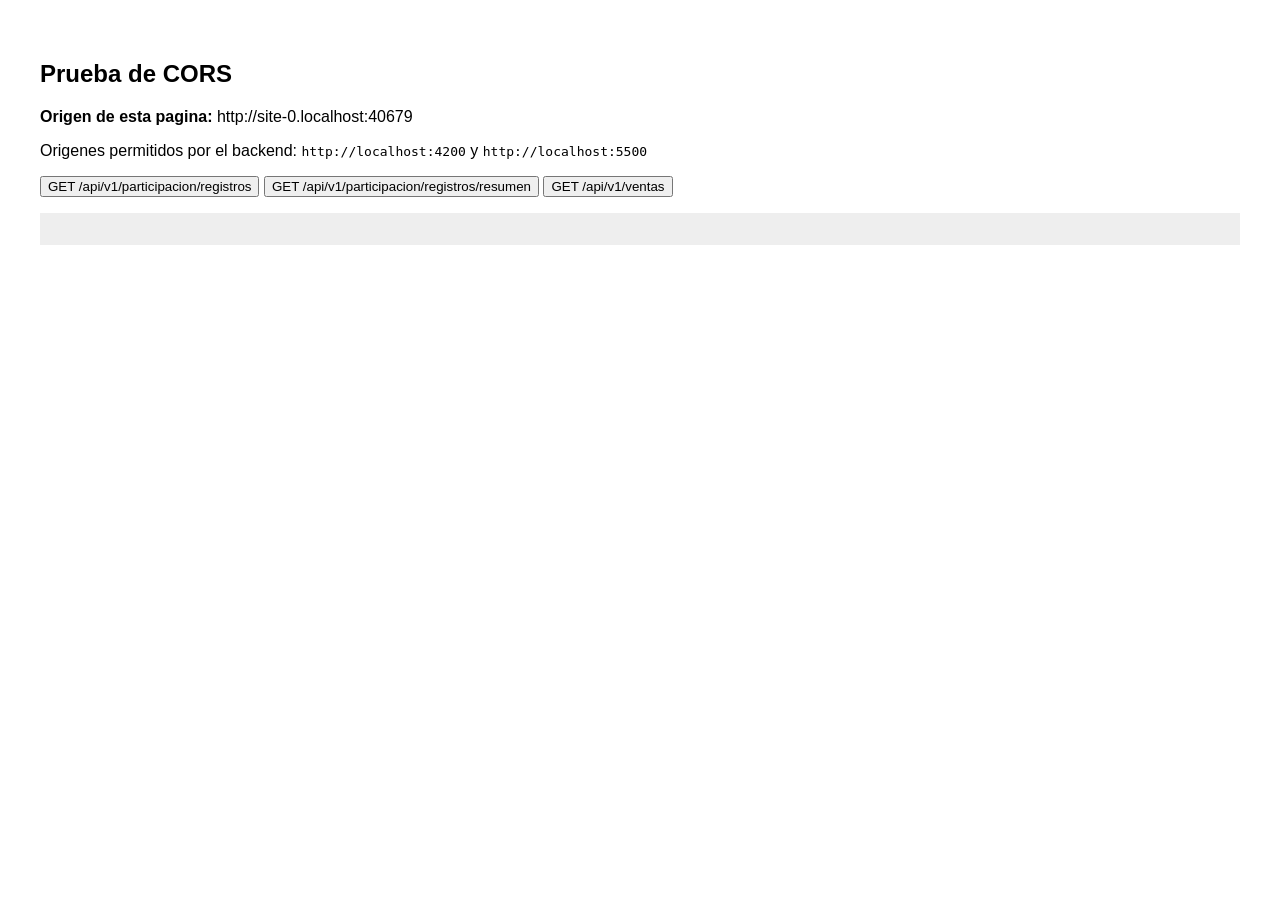
<file: origen-prueba/index.html>
<!doctype html>
<html>
<head><meta charset="utf-8"><title>Origen de prueba CORS</title></head>
<body style="font-family:sans-serif;padding:2rem">
  <h2>Prueba de CORS</h2>
  <p><b>Origen de esta pagina:</b> <span id="origen"></span></p>
  <p>Origenes permitidos por el backend: <code>http://localhost:4200</code> y <code>http://localhost:5500</code></p>

  <button onclick="probar('/api/v1/participacion/registros')">GET /api/v1/participacion/registros</button>
  <button onclick="probar('/api/v1/participacion/registros/resumen')">GET /api/v1/participacion/registros/resumen</button>
  <button onclick="probar('/api/v1/ventas')">GET /api/v1/ventas</button>

  <pre id="salida" style="background:#eee;padding:1rem;margin-top:1rem;white-space:pre-wrap"></pre>

  <script>
    document.getElementById("origen").textContent = window.location.origin;

    function probar(ruta) {
      const salida = document.getElementById("salida");
      salida.textContent = "Llamando a http://localhost:8080" + ruta + " desde " + window.location.origin + " ...";
      fetch("http://localhost:8080" + ruta)
        .then(r => r.json())
        .then(d => { salida.textContent = "OK (" + window.location.origin + ")\n\n" + JSON.stringify(d, null, 2); })
        .catch(e => { salida.textContent = "BLOQUEADO desde " + window.location.origin + "\n\n" + e + "\n\nAbre la consola (F12) para ver el error de CORS."; });
    }
  </script>
</body>
</html>
</file>
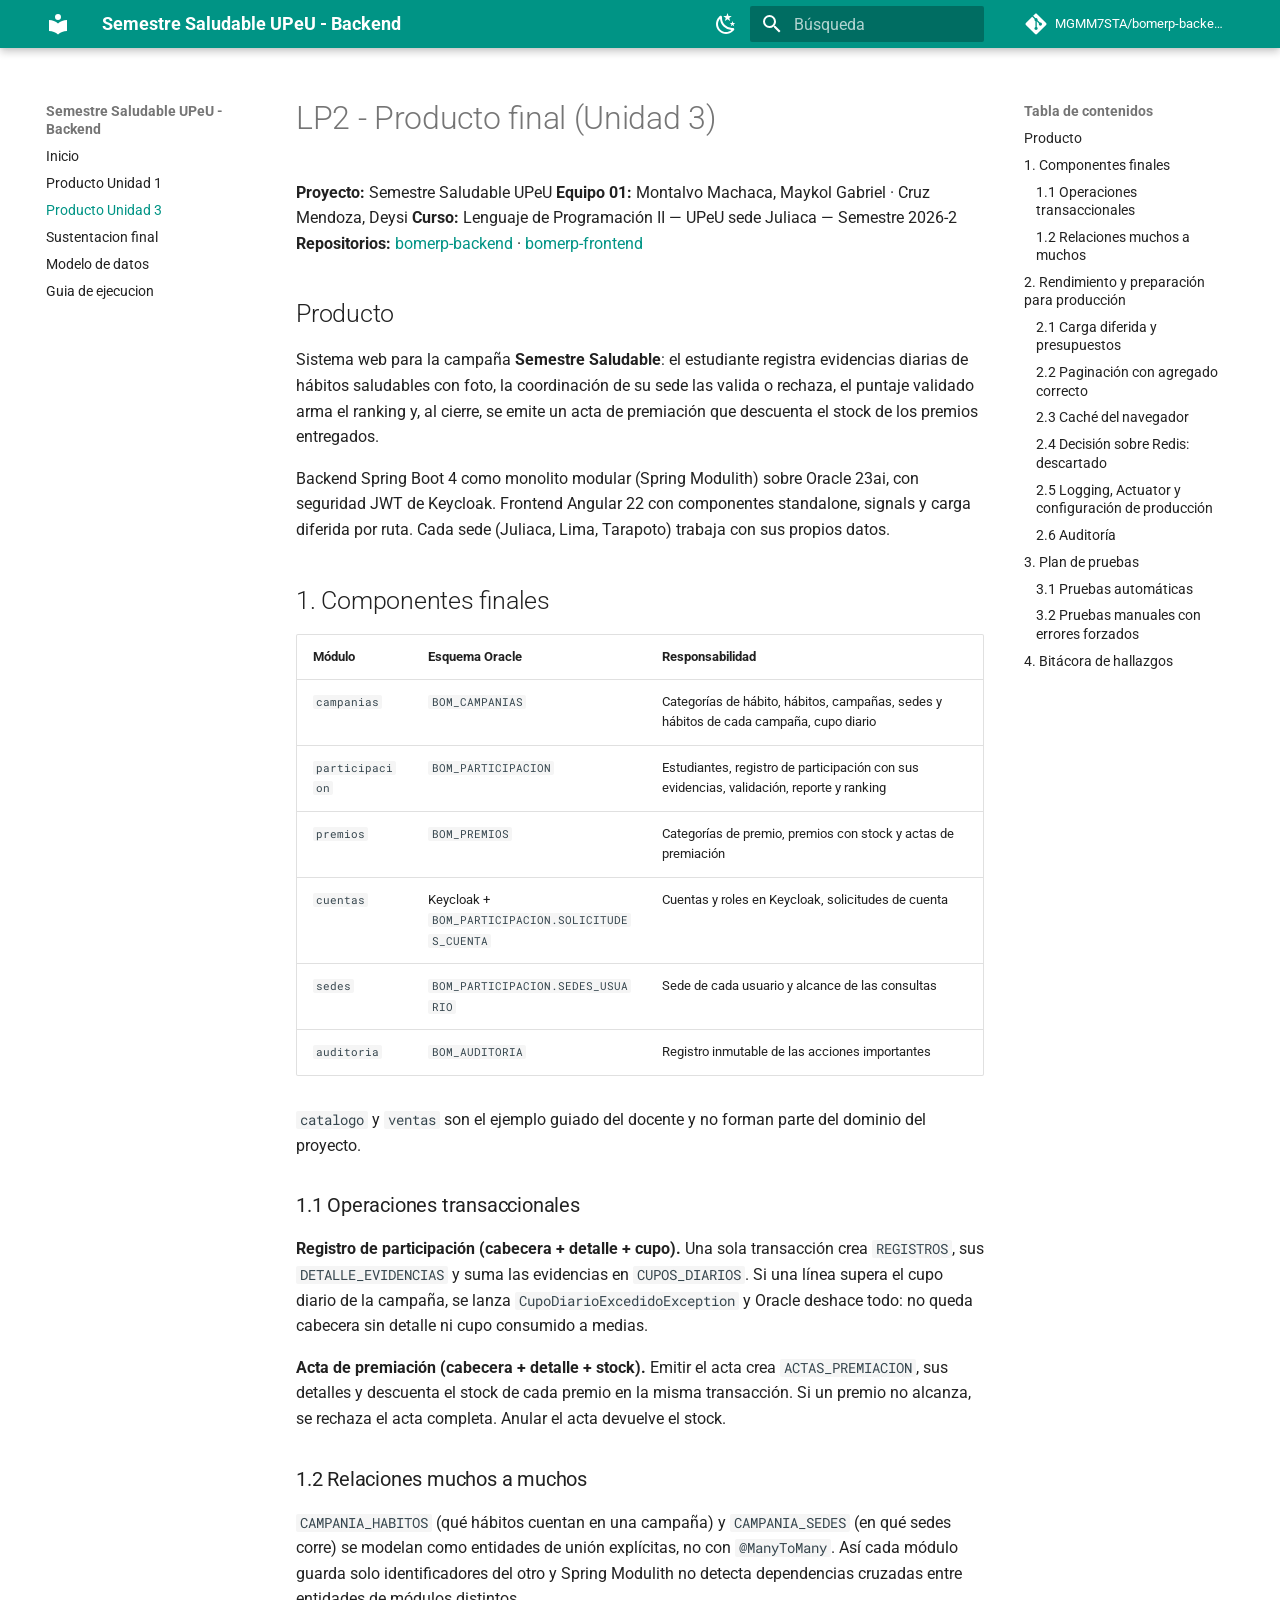
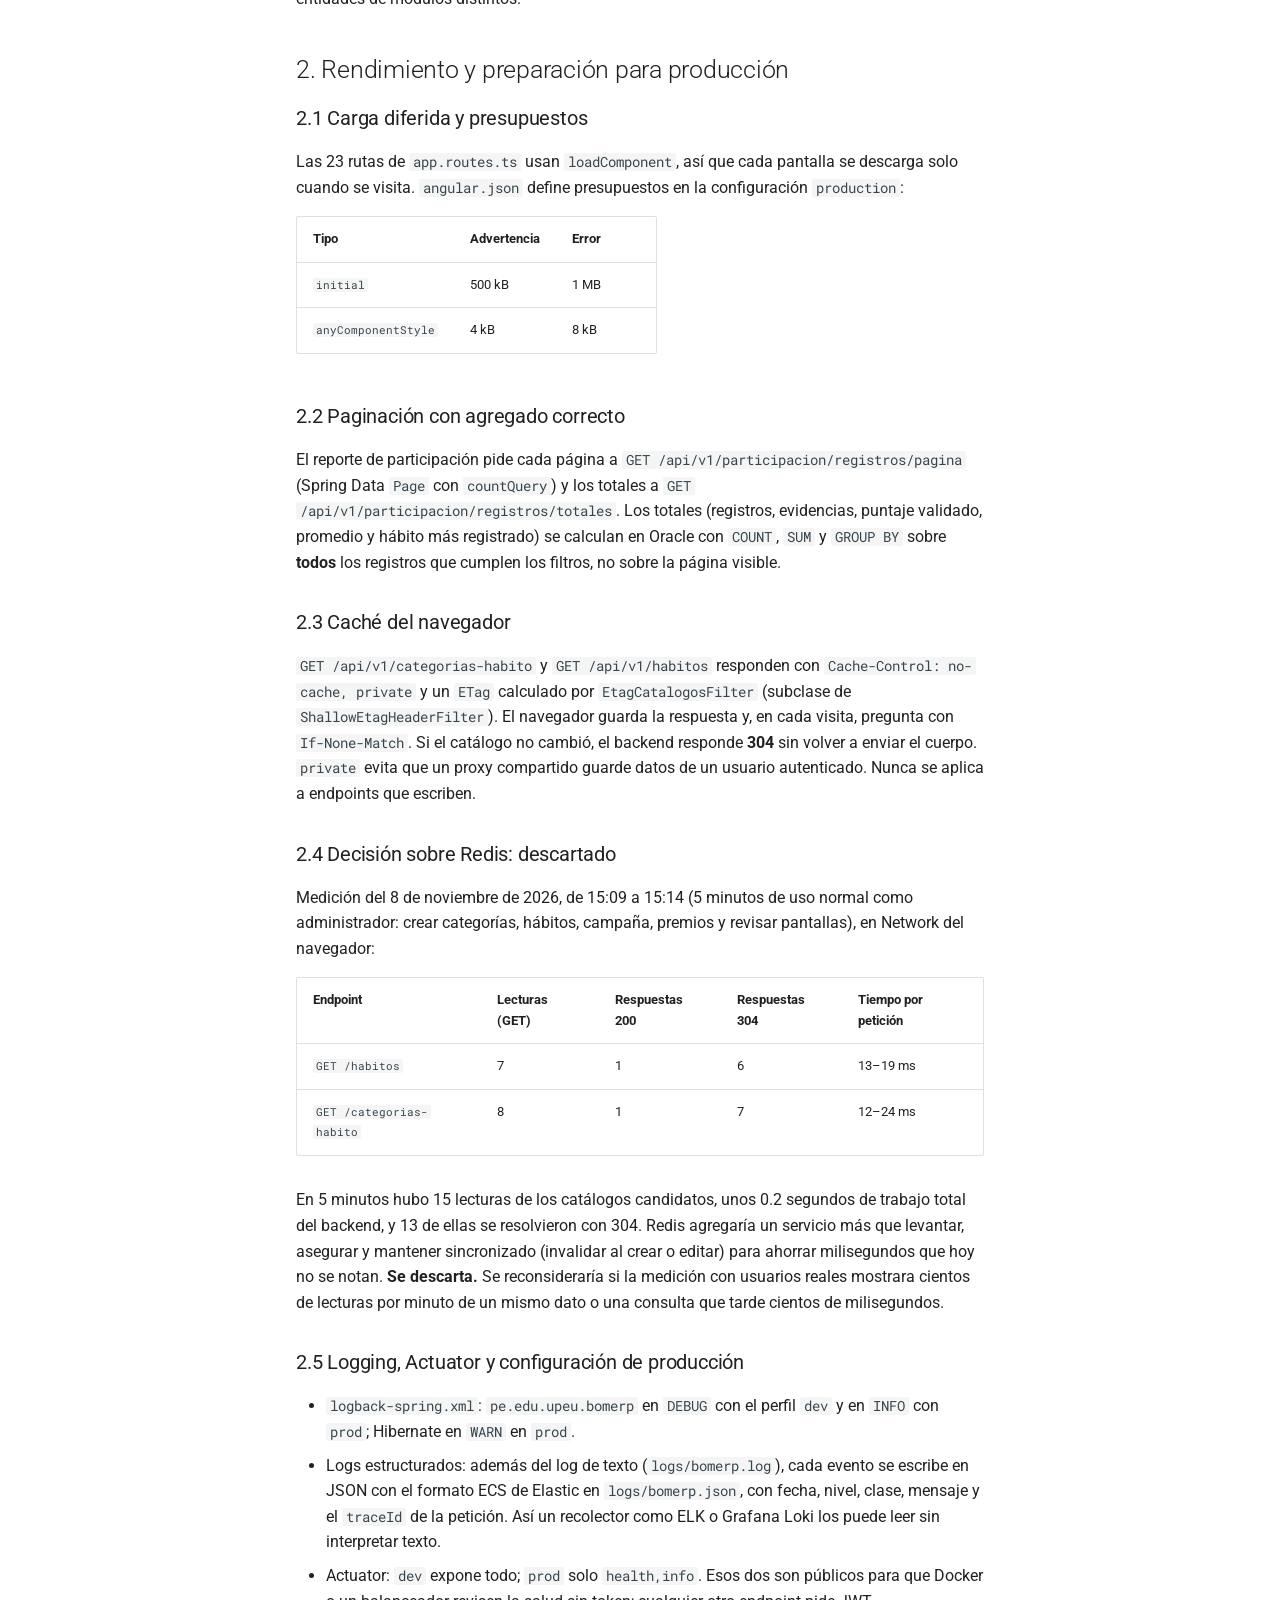
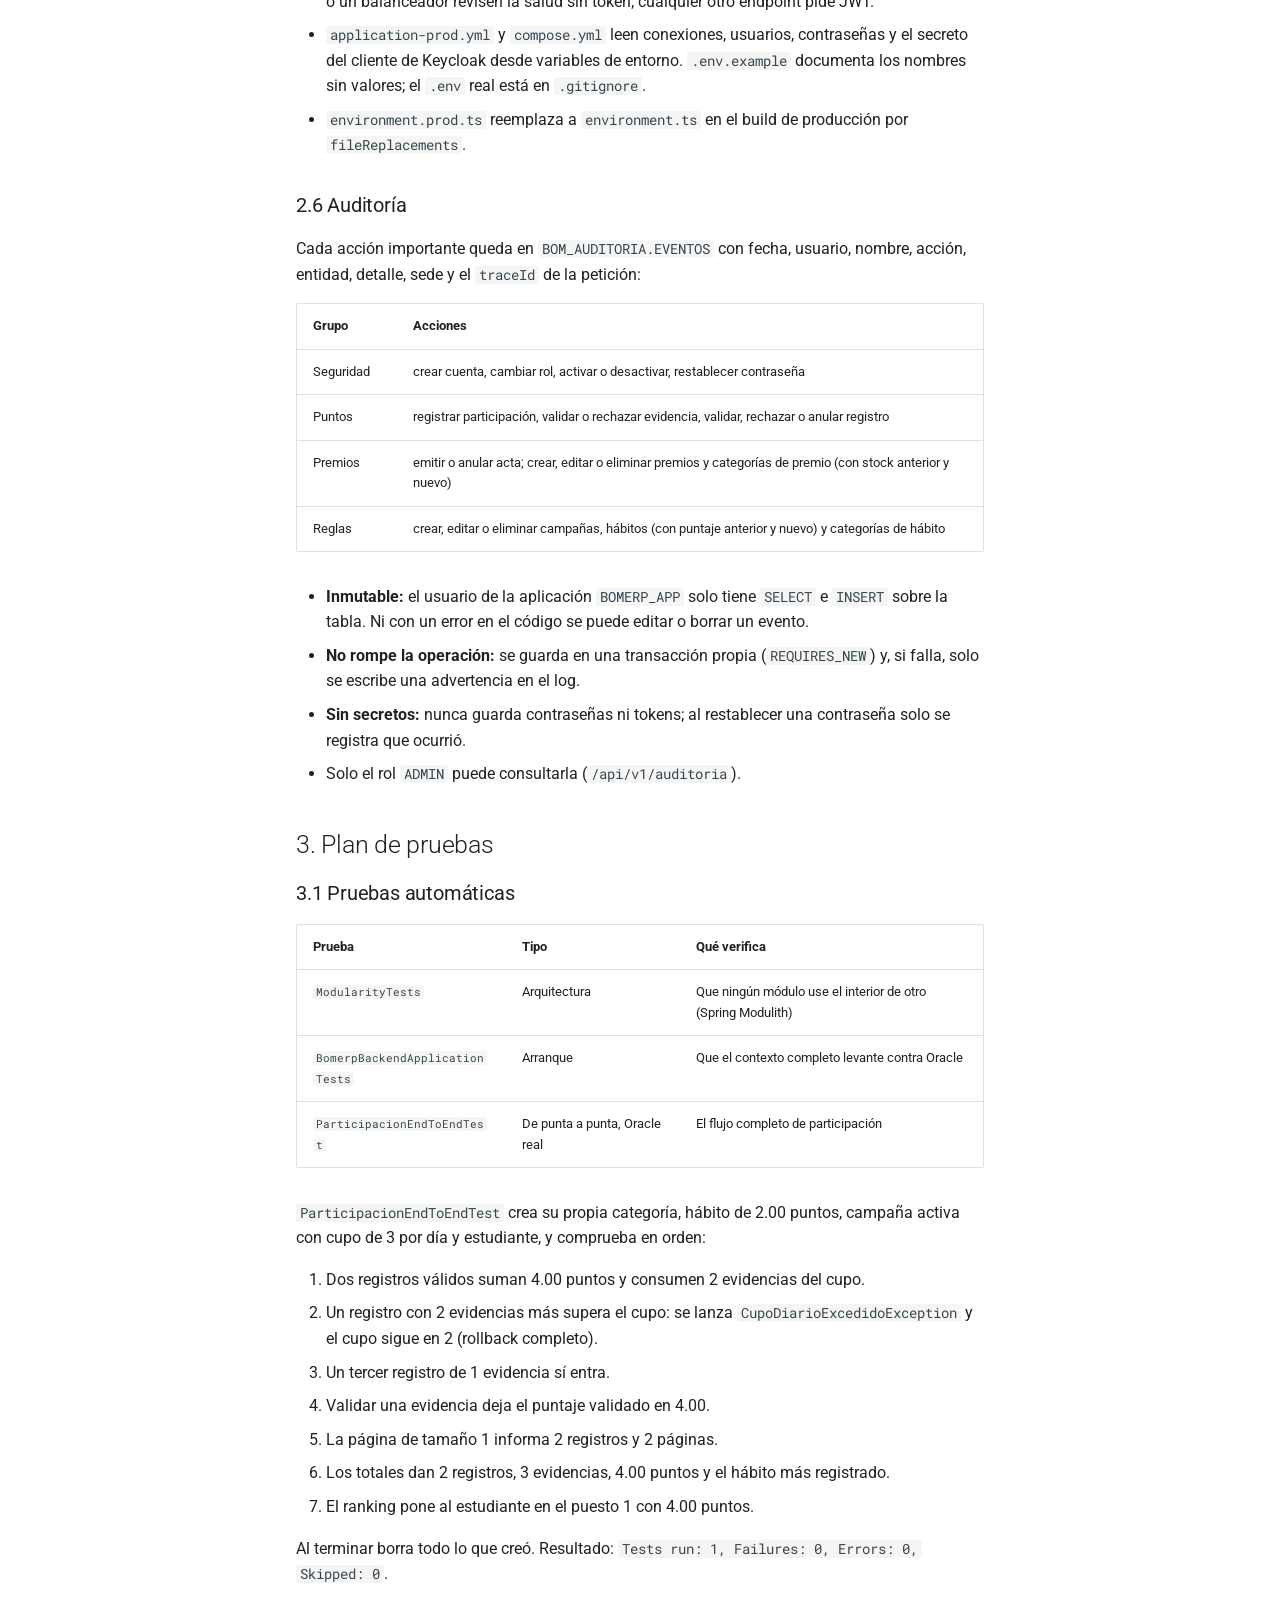
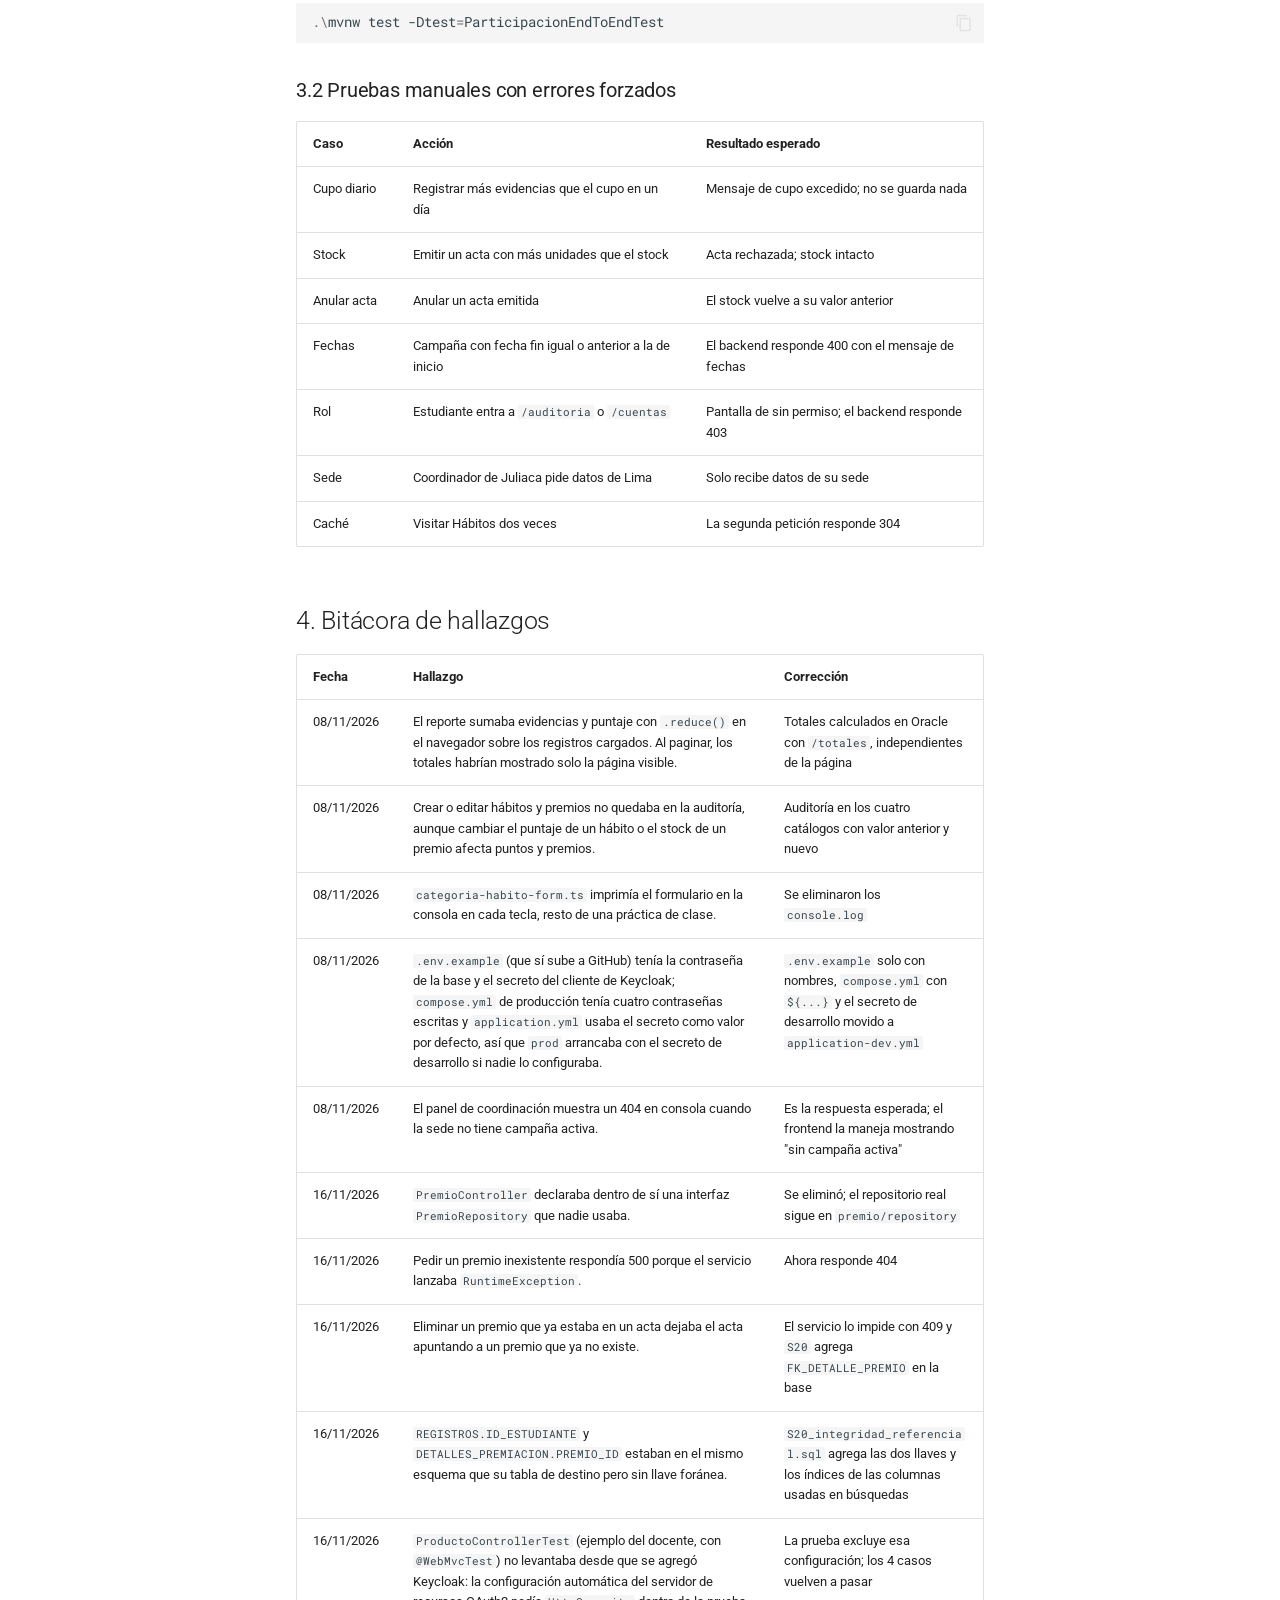
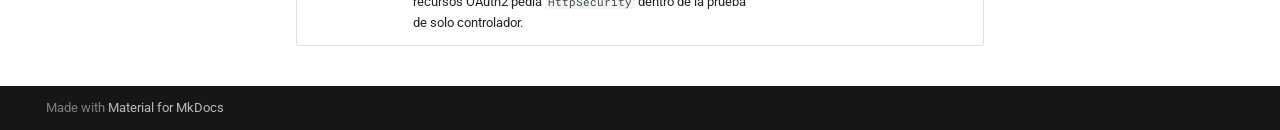
<file: proyecto-integrador/u3/lp2-producto/index.html>
<!doctype html>
<html lang="es" class="no-js">
  <head>
    
      <meta charset="utf-8">
      <meta name="viewport" content="width=device-width,initial-scale=1">
      
        <meta name="description" content="Backend REST modular del proyecto Semestre Saludable UPeU - Proyecto Integrador">
      
      
        <meta name="author" content="Montalvo Machaca, Maykol Gabriel">
      
      
      
        <link rel="prev" href="../../u1/lp2-demo/">
      
      
        <link rel="next" href="../sustentacion-final/">
      
      
        
      
      
      <link rel="icon" href="../../../assets/images/favicon.png">
      <meta name="generator" content="mkdocs-1.6.1, mkdocs-material-9.7.7">
    
    
      
        <title>Producto Unidad 3 - Semestre Saludable UPeU - Backend</title>
      
    
    
      <link rel="stylesheet" href="../../../assets/stylesheets/main.ec1eaa64.min.css">
      
        
        <link rel="stylesheet" href="../../../assets/stylesheets/palette.ab4e12ef.min.css">
      
      


    
    
      
    
    
      
        
        
        <link rel="preconnect" href="https://fonts.gstatic.com" crossorigin>
        <link rel="stylesheet" href="https://fonts.googleapis.com/css?family=Roboto:300,300i,400,400i,700,700i%7CRoboto+Mono:400,400i,700,700i&display=fallback">
        <style>:root{--md-text-font:"Roboto";--md-code-font:"Roboto Mono"}</style>
      
    
    
    <script>__md_scope=new URL("../../..",location),__md_hash=e=>[...e].reduce(((e,_)=>(e<<5)-e+_.charCodeAt(0)),0),__md_get=(e,_=localStorage,t=__md_scope)=>JSON.parse(_.getItem(t.pathname+"."+e)),__md_set=(e,_,t=localStorage,a=__md_scope)=>{try{t.setItem(a.pathname+"."+e,JSON.stringify(_))}catch(e){}}</script>
    
      

    
    
  </head>
  
  
    
    
      
    
    
    
    
    <body dir="ltr" data-md-color-scheme="default" data-md-color-primary="teal" data-md-color-accent="teal">
  
    
    <input class="md-toggle" data-md-toggle="drawer" type="checkbox" id="__drawer" autocomplete="off">
    <input class="md-toggle" data-md-toggle="search" type="checkbox" id="__search" autocomplete="off">
    <label class="md-overlay" for="__drawer"></label>
    <div data-md-component="skip">
      
        
        <a href="#lp2-producto-final-unidad-3" class="md-skip">
          Saltar a contenido
        </a>
      
    </div>
    <div data-md-component="announce">
      
    </div>
    
    
      

  

<header class="md-header md-header--shadow" data-md-component="header">
  <nav class="md-header__inner md-grid" aria-label="Cabecera">
    <a href="../../.." title="Semestre Saludable UPeU - Backend" class="md-header__button md-logo" aria-label="Semestre Saludable UPeU - Backend" data-md-component="logo">
      
  
  <svg xmlns="http://www.w3.org/2000/svg" viewBox="0 0 24 24"><path d="M12 8a3 3 0 0 0 3-3 3 3 0 0 0-3-3 3 3 0 0 0-3 3 3 3 0 0 0 3 3m0 3.54C9.64 9.35 6.5 8 3 8v11c3.5 0 6.64 1.35 9 3.54 2.36-2.19 5.5-3.54 9-3.54V8c-3.5 0-6.64 1.35-9 3.54"/></svg>

    </a>
    <label class="md-header__button md-icon" for="__drawer">
      
      <svg xmlns="http://www.w3.org/2000/svg" viewBox="0 0 24 24"><path d="M3 6h18v2H3zm0 5h18v2H3zm0 5h18v2H3z"/></svg>
    </label>
    <div class="md-header__title" data-md-component="header-title">
      <div class="md-header__ellipsis">
        <div class="md-header__topic">
          <span class="md-ellipsis">
            Semestre Saludable UPeU - Backend
          </span>
        </div>
        <div class="md-header__topic" data-md-component="header-topic">
          <span class="md-ellipsis">
            
              Producto Unidad 3
            
          </span>
        </div>
      </div>
    </div>
    
      
        <form class="md-header__option" data-md-component="palette">
  
    
    
    
    <input class="md-option" data-md-color-media="" data-md-color-scheme="default" data-md-color-primary="teal" data-md-color-accent="teal"  aria-label="Modo oscuro"  type="radio" name="__palette" id="__palette_0">
    
      <label class="md-header__button md-icon" title="Modo oscuro" for="__palette_1" hidden>
        <svg xmlns="http://www.w3.org/2000/svg" viewBox="0 0 24 24"><path d="m17.75 4.09-2.53 1.94.91 3.06-2.63-1.81-2.63 1.81.91-3.06-2.53-1.94L12.44 4l1.06-3 1.06 3zm3.5 6.91-1.64 1.25.59 1.98-1.7-1.17-1.7 1.17.59-1.98L15.75 11l2.06-.05L18.5 9l.69 1.95zm-2.28 4.95c.83-.08 1.72 1.1 1.19 1.85-.32.45-.66.87-1.08 1.27C15.17 23 8.84 23 4.94 19.07c-3.91-3.9-3.91-10.24 0-14.14.4-.4.82-.76 1.27-1.08.75-.53 1.93.36 1.85 1.19-.27 2.86.69 5.83 2.89 8.02a9.96 9.96 0 0 0 8.02 2.89m-1.64 2.02a12.08 12.08 0 0 1-7.8-3.47c-2.17-2.19-3.33-5-3.49-7.82-2.81 3.14-2.7 7.96.31 10.98 3.02 3.01 7.84 3.12 10.98.31"/></svg>
      </label>
    
  
    
    
    
    <input class="md-option" data-md-color-media="" data-md-color-scheme="slate" data-md-color-primary="teal" data-md-color-accent="teal"  aria-label="Modo claro"  type="radio" name="__palette" id="__palette_1">
    
      <label class="md-header__button md-icon" title="Modo claro" for="__palette_0" hidden>
        <svg xmlns="http://www.w3.org/2000/svg" viewBox="0 0 24 24"><path d="M12 7a5 5 0 0 1 5 5 5 5 0 0 1-5 5 5 5 0 0 1-5-5 5 5 0 0 1 5-5m0 2a3 3 0 0 0-3 3 3 3 0 0 0 3 3 3 3 0 0 0 3-3 3 3 0 0 0-3-3m0-7 2.39 3.42C13.65 5.15 12.84 5 12 5s-1.65.15-2.39.42zM3.34 7l4.16-.35A7.2 7.2 0 0 0 5.94 8.5c-.44.74-.69 1.5-.83 2.29zm.02 10 1.76-3.77a7.131 7.131 0 0 0 2.38 4.14zM20.65 7l-1.77 3.79a7.02 7.02 0 0 0-2.38-4.15zm-.01 10-4.14.36c.59-.51 1.12-1.14 1.54-1.86.42-.73.69-1.5.83-2.29zM12 22l-2.41-3.44c.74.27 1.55.44 2.41.44.82 0 1.63-.17 2.37-.44z"/></svg>
      </label>
    
  
</form>
      
    
    
      <script>var palette=__md_get("__palette");if(palette&&palette.color){if("(prefers-color-scheme)"===palette.color.media){var media=matchMedia("(prefers-color-scheme: light)"),input=document.querySelector(media.matches?"[data-md-color-media='(prefers-color-scheme: light)']":"[data-md-color-media='(prefers-color-scheme: dark)']");palette.color.media=input.getAttribute("data-md-color-media"),palette.color.scheme=input.getAttribute("data-md-color-scheme"),palette.color.primary=input.getAttribute("data-md-color-primary"),palette.color.accent=input.getAttribute("data-md-color-accent")}for(var[key,value]of Object.entries(palette.color))document.body.setAttribute("data-md-color-"+key,value)}</script>
    
    
    
      
      
        <label class="md-header__button md-icon" for="__search">
          
          <svg xmlns="http://www.w3.org/2000/svg" viewBox="0 0 24 24"><path d="M9.5 3A6.5 6.5 0 0 1 16 9.5c0 1.61-.59 3.09-1.56 4.23l.27.27h.79l5 5-1.5 1.5-5-5v-.79l-.27-.27A6.52 6.52 0 0 1 9.5 16 6.5 6.5 0 0 1 3 9.5 6.5 6.5 0 0 1 9.5 3m0 2C7 5 5 7 5 9.5S7 14 9.5 14 14 12 14 9.5 12 5 9.5 5"/></svg>
        </label>
        <div class="md-search" data-md-component="search" role="dialog">
  <label class="md-search__overlay" for="__search"></label>
  <div class="md-search__inner" role="search">
    <form class="md-search__form" name="search">
      <input type="text" class="md-search__input" name="query" aria-label="Búsqueda" placeholder="Búsqueda" autocapitalize="off" autocorrect="off" autocomplete="off" spellcheck="false" data-md-component="search-query" required>
      <label class="md-search__icon md-icon" for="__search">
        
        <svg xmlns="http://www.w3.org/2000/svg" viewBox="0 0 24 24"><path d="M9.5 3A6.5 6.5 0 0 1 16 9.5c0 1.61-.59 3.09-1.56 4.23l.27.27h.79l5 5-1.5 1.5-5-5v-.79l-.27-.27A6.52 6.52 0 0 1 9.5 16 6.5 6.5 0 0 1 3 9.5 6.5 6.5 0 0 1 9.5 3m0 2C7 5 5 7 5 9.5S7 14 9.5 14 14 12 14 9.5 12 5 9.5 5"/></svg>
        
        <svg xmlns="http://www.w3.org/2000/svg" viewBox="0 0 24 24"><path d="M20 11v2H8l5.5 5.5-1.42 1.42L4.16 12l7.92-7.92L13.5 5.5 8 11z"/></svg>
      </label>
      <nav class="md-search__options" aria-label="Buscar">
        
        <button type="reset" class="md-search__icon md-icon" title="Limpiar" aria-label="Limpiar" tabindex="-1">
          
          <svg xmlns="http://www.w3.org/2000/svg" viewBox="0 0 24 24"><path d="M19 6.41 17.59 5 12 10.59 6.41 5 5 6.41 10.59 12 5 17.59 6.41 19 12 13.41 17.59 19 19 17.59 13.41 12z"/></svg>
        </button>
      </nav>
      
    </form>
    <div class="md-search__output">
      <div class="md-search__scrollwrap" tabindex="0" data-md-scrollfix>
        <div class="md-search-result" data-md-component="search-result">
          <div class="md-search-result__meta">
            Inicializando búsqueda
          </div>
          <ol class="md-search-result__list" role="presentation"></ol>
        </div>
      </div>
    </div>
  </div>
</div>
      
    
    
      <div class="md-header__source">
        <a href="https://github.com/MGMM7STA/bomerp-backend" title="Ir al repositorio" class="md-source" data-md-component="source">
  <div class="md-source__icon md-icon">
    
    <svg xmlns="http://www.w3.org/2000/svg" viewBox="0 0 448 512"><!--! Font Awesome Free 7.1.0 by @fontawesome - https://fontawesome.com License - https://fontawesome.com/license/free (Icons: CC BY 4.0, Fonts: SIL OFL 1.1, Code: MIT License) Copyright 2025 Fonticons, Inc.--><path d="M439.6 236.1 244 40.5c-5.4-5.5-12.8-8.5-20.4-8.5s-15 3-20.4 8.4L162.5 81l51.5 51.5c27.1-9.1 52.7 16.8 43.4 43.7l49.7 49.7c34.2-11.8 61.2 31 35.5 56.7-26.5 26.5-70.2-2.9-56-37.3L240.3 199v121.9c25.3 12.5 22.3 41.8 9.1 55-6.4 6.4-15.2 10.1-24.3 10.1s-17.8-3.6-24.3-10.1c-17.6-17.6-11.1-46.9 11.2-56v-123c-20.8-8.5-24.6-30.7-18.6-45L142.6 101 8.5 235.1C3 240.6 0 247.9 0 255.5s3 15 8.5 20.4l195.6 195.7c5.4 5.4 12.7 8.4 20.4 8.4s15-3 20.4-8.4l194.7-194.7c5.4-5.4 8.4-12.8 8.4-20.4s-3-15-8.4-20.4"/></svg>
  </div>
  <div class="md-source__repository">
    MGMM7STA/bomerp-backend
  </div>
</a>
      </div>
    
  </nav>
  
</header>
    
    <div class="md-container" data-md-component="container">
      
      
        
          
        
      
      <main class="md-main" data-md-component="main">
        <div class="md-main__inner md-grid">
          
            
              
              <div class="md-sidebar md-sidebar--primary" data-md-component="sidebar" data-md-type="navigation" >
                <div class="md-sidebar__scrollwrap">
                  <div class="md-sidebar__inner">
                    



<nav class="md-nav md-nav--primary" aria-label="Navegación" data-md-level="0">
  <label class="md-nav__title" for="__drawer">
    <a href="../../.." title="Semestre Saludable UPeU - Backend" class="md-nav__button md-logo" aria-label="Semestre Saludable UPeU - Backend" data-md-component="logo">
      
  
  <svg xmlns="http://www.w3.org/2000/svg" viewBox="0 0 24 24"><path d="M12 8a3 3 0 0 0 3-3 3 3 0 0 0-3-3 3 3 0 0 0-3 3 3 3 0 0 0 3 3m0 3.54C9.64 9.35 6.5 8 3 8v11c3.5 0 6.64 1.35 9 3.54 2.36-2.19 5.5-3.54 9-3.54V8c-3.5 0-6.64 1.35-9 3.54"/></svg>

    </a>
    Semestre Saludable UPeU - Backend
  </label>
  
    <div class="md-nav__source">
      <a href="https://github.com/MGMM7STA/bomerp-backend" title="Ir al repositorio" class="md-source" data-md-component="source">
  <div class="md-source__icon md-icon">
    
    <svg xmlns="http://www.w3.org/2000/svg" viewBox="0 0 448 512"><!--! Font Awesome Free 7.1.0 by @fontawesome - https://fontawesome.com License - https://fontawesome.com/license/free (Icons: CC BY 4.0, Fonts: SIL OFL 1.1, Code: MIT License) Copyright 2025 Fonticons, Inc.--><path d="M439.6 236.1 244 40.5c-5.4-5.5-12.8-8.5-20.4-8.5s-15 3-20.4 8.4L162.5 81l51.5 51.5c27.1-9.1 52.7 16.8 43.4 43.7l49.7 49.7c34.2-11.8 61.2 31 35.5 56.7-26.5 26.5-70.2-2.9-56-37.3L240.3 199v121.9c25.3 12.5 22.3 41.8 9.1 55-6.4 6.4-15.2 10.1-24.3 10.1s-17.8-3.6-24.3-10.1c-17.6-17.6-11.1-46.9 11.2-56v-123c-20.8-8.5-24.6-30.7-18.6-45L142.6 101 8.5 235.1C3 240.6 0 247.9 0 255.5s3 15 8.5 20.4l195.6 195.7c5.4 5.4 12.7 8.4 20.4 8.4s15-3 20.4-8.4l194.7-194.7c5.4-5.4 8.4-12.8 8.4-20.4s-3-15-8.4-20.4"/></svg>
  </div>
  <div class="md-source__repository">
    MGMM7STA/bomerp-backend
  </div>
</a>
    </div>
  
  <ul class="md-nav__list" data-md-scrollfix>
    
      
      
  
  
  
  
    <li class="md-nav__item">
      <a href="../../.." class="md-nav__link">
        
  
  
  <span class="md-ellipsis">
    
  
    Inicio
  

    
  </span>
  
  

      </a>
    </li>
  

    
      
      
  
  
  
  
    <li class="md-nav__item">
      <a href="../../u1/lp2-demo/" class="md-nav__link">
        
  
  
  <span class="md-ellipsis">
    
  
    Producto Unidad 1
  

    
  </span>
  
  

      </a>
    </li>
  

    
      
      
  
  
    
  
  
  
    <li class="md-nav__item md-nav__item--active">
      
      <input class="md-nav__toggle md-toggle" type="checkbox" id="__toc">
      
      
        
      
      
        <label class="md-nav__link md-nav__link--active" for="__toc">
          
  
  
  <span class="md-ellipsis">
    
  
    Producto Unidad 3
  

    
  </span>
  
  

          <span class="md-nav__icon md-icon"></span>
        </label>
      
      <a href="./" class="md-nav__link md-nav__link--active">
        
  
  
  <span class="md-ellipsis">
    
  
    Producto Unidad 3
  

    
  </span>
  
  

      </a>
      
        

<nav class="md-nav md-nav--secondary" aria-label="Tabla de contenidos">
  
  
  
    
  
  
    <label class="md-nav__title" for="__toc">
      <span class="md-nav__icon md-icon"></span>
      Tabla de contenidos
    </label>
    <ul class="md-nav__list" data-md-component="toc" data-md-scrollfix>
      
        <li class="md-nav__item">
  <a href="#producto" class="md-nav__link">
    <span class="md-ellipsis">
      
        Producto
      
    </span>
  </a>
  
</li>
      
        <li class="md-nav__item">
  <a href="#1-componentes-finales" class="md-nav__link">
    <span class="md-ellipsis">
      
        1. Componentes finales
      
    </span>
  </a>
  
    <nav class="md-nav" aria-label="1. Componentes finales">
      <ul class="md-nav__list">
        
          <li class="md-nav__item">
  <a href="#11-operaciones-transaccionales" class="md-nav__link">
    <span class="md-ellipsis">
      
        1.1 Operaciones transaccionales
      
    </span>
  </a>
  
</li>
        
          <li class="md-nav__item">
  <a href="#12-relaciones-muchos-a-muchos" class="md-nav__link">
    <span class="md-ellipsis">
      
        1.2 Relaciones muchos a muchos
      
    </span>
  </a>
  
</li>
        
      </ul>
    </nav>
  
</li>
      
        <li class="md-nav__item">
  <a href="#2-rendimiento-y-preparacion-para-produccion" class="md-nav__link">
    <span class="md-ellipsis">
      
        2. Rendimiento y preparación para producción
      
    </span>
  </a>
  
    <nav class="md-nav" aria-label="2. Rendimiento y preparación para producción">
      <ul class="md-nav__list">
        
          <li class="md-nav__item">
  <a href="#21-carga-diferida-y-presupuestos" class="md-nav__link">
    <span class="md-ellipsis">
      
        2.1 Carga diferida y presupuestos
      
    </span>
  </a>
  
</li>
        
          <li class="md-nav__item">
  <a href="#22-paginacion-con-agregado-correcto" class="md-nav__link">
    <span class="md-ellipsis">
      
        2.2 Paginación con agregado correcto
      
    </span>
  </a>
  
</li>
        
          <li class="md-nav__item">
  <a href="#23-cache-del-navegador" class="md-nav__link">
    <span class="md-ellipsis">
      
        2.3 Caché del navegador
      
    </span>
  </a>
  
</li>
        
          <li class="md-nav__item">
  <a href="#24-decision-sobre-redis-descartado" class="md-nav__link">
    <span class="md-ellipsis">
      
        2.4 Decisión sobre Redis: descartado
      
    </span>
  </a>
  
</li>
        
          <li class="md-nav__item">
  <a href="#25-logging-actuator-y-configuracion-de-produccion" class="md-nav__link">
    <span class="md-ellipsis">
      
        2.5 Logging, Actuator y configuración de producción
      
    </span>
  </a>
  
</li>
        
          <li class="md-nav__item">
  <a href="#26-auditoria" class="md-nav__link">
    <span class="md-ellipsis">
      
        2.6 Auditoría
      
    </span>
  </a>
  
</li>
        
      </ul>
    </nav>
  
</li>
      
        <li class="md-nav__item">
  <a href="#3-plan-de-pruebas" class="md-nav__link">
    <span class="md-ellipsis">
      
        3. Plan de pruebas
      
    </span>
  </a>
  
    <nav class="md-nav" aria-label="3. Plan de pruebas">
      <ul class="md-nav__list">
        
          <li class="md-nav__item">
  <a href="#31-pruebas-automaticas" class="md-nav__link">
    <span class="md-ellipsis">
      
        3.1 Pruebas automáticas
      
    </span>
  </a>
  
</li>
        
          <li class="md-nav__item">
  <a href="#32-pruebas-manuales-con-errores-forzados" class="md-nav__link">
    <span class="md-ellipsis">
      
        3.2 Pruebas manuales con errores forzados
      
    </span>
  </a>
  
</li>
        
      </ul>
    </nav>
  
</li>
      
        <li class="md-nav__item">
  <a href="#4-bitacora-de-hallazgos" class="md-nav__link">
    <span class="md-ellipsis">
      
        4. Bitácora de hallazgos
      
    </span>
  </a>
  
</li>
      
    </ul>
  
</nav>
      
    </li>
  

    
      
      
  
  
  
  
    <li class="md-nav__item">
      <a href="../sustentacion-final/" class="md-nav__link">
        
  
  
  <span class="md-ellipsis">
    
  
    Sustentacion final
  

    
  </span>
  
  

      </a>
    </li>
  

    
      
      
  
  
  
  
    <li class="md-nav__item">
      <a href="../modelo-datos/" class="md-nav__link">
        
  
  
  <span class="md-ellipsis">
    
  
    Modelo de datos
  

    
  </span>
  
  

      </a>
    </li>
  

    
      
      
  
  
  
  
    <li class="md-nav__item">
      <a href="../../../guia-ejecucion/" class="md-nav__link">
        
  
  
  <span class="md-ellipsis">
    
  
    Guia de ejecucion
  

    
  </span>
  
  

      </a>
    </li>
  

    
  </ul>
</nav>
                  </div>
                </div>
              </div>
            
            
              
              <div class="md-sidebar md-sidebar--secondary" data-md-component="sidebar" data-md-type="toc" >
                <div class="md-sidebar__scrollwrap">
                  <div class="md-sidebar__inner">
                    

<nav class="md-nav md-nav--secondary" aria-label="Tabla de contenidos">
  
  
  
    
  
  
    <label class="md-nav__title" for="__toc">
      <span class="md-nav__icon md-icon"></span>
      Tabla de contenidos
    </label>
    <ul class="md-nav__list" data-md-component="toc" data-md-scrollfix>
      
        <li class="md-nav__item">
  <a href="#producto" class="md-nav__link">
    <span class="md-ellipsis">
      
        Producto
      
    </span>
  </a>
  
</li>
      
        <li class="md-nav__item">
  <a href="#1-componentes-finales" class="md-nav__link">
    <span class="md-ellipsis">
      
        1. Componentes finales
      
    </span>
  </a>
  
    <nav class="md-nav" aria-label="1. Componentes finales">
      <ul class="md-nav__list">
        
          <li class="md-nav__item">
  <a href="#11-operaciones-transaccionales" class="md-nav__link">
    <span class="md-ellipsis">
      
        1.1 Operaciones transaccionales
      
    </span>
  </a>
  
</li>
        
          <li class="md-nav__item">
  <a href="#12-relaciones-muchos-a-muchos" class="md-nav__link">
    <span class="md-ellipsis">
      
        1.2 Relaciones muchos a muchos
      
    </span>
  </a>
  
</li>
        
      </ul>
    </nav>
  
</li>
      
        <li class="md-nav__item">
  <a href="#2-rendimiento-y-preparacion-para-produccion" class="md-nav__link">
    <span class="md-ellipsis">
      
        2. Rendimiento y preparación para producción
      
    </span>
  </a>
  
    <nav class="md-nav" aria-label="2. Rendimiento y preparación para producción">
      <ul class="md-nav__list">
        
          <li class="md-nav__item">
  <a href="#21-carga-diferida-y-presupuestos" class="md-nav__link">
    <span class="md-ellipsis">
      
        2.1 Carga diferida y presupuestos
      
    </span>
  </a>
  
</li>
        
          <li class="md-nav__item">
  <a href="#22-paginacion-con-agregado-correcto" class="md-nav__link">
    <span class="md-ellipsis">
      
        2.2 Paginación con agregado correcto
      
    </span>
  </a>
  
</li>
        
          <li class="md-nav__item">
  <a href="#23-cache-del-navegador" class="md-nav__link">
    <span class="md-ellipsis">
      
        2.3 Caché del navegador
      
    </span>
  </a>
  
</li>
        
          <li class="md-nav__item">
  <a href="#24-decision-sobre-redis-descartado" class="md-nav__link">
    <span class="md-ellipsis">
      
        2.4 Decisión sobre Redis: descartado
      
    </span>
  </a>
  
</li>
        
          <li class="md-nav__item">
  <a href="#25-logging-actuator-y-configuracion-de-produccion" class="md-nav__link">
    <span class="md-ellipsis">
      
        2.5 Logging, Actuator y configuración de producción
      
    </span>
  </a>
  
</li>
        
          <li class="md-nav__item">
  <a href="#26-auditoria" class="md-nav__link">
    <span class="md-ellipsis">
      
        2.6 Auditoría
      
    </span>
  </a>
  
</li>
        
      </ul>
    </nav>
  
</li>
      
        <li class="md-nav__item">
  <a href="#3-plan-de-pruebas" class="md-nav__link">
    <span class="md-ellipsis">
      
        3. Plan de pruebas
      
    </span>
  </a>
  
    <nav class="md-nav" aria-label="3. Plan de pruebas">
      <ul class="md-nav__list">
        
          <li class="md-nav__item">
  <a href="#31-pruebas-automaticas" class="md-nav__link">
    <span class="md-ellipsis">
      
        3.1 Pruebas automáticas
      
    </span>
  </a>
  
</li>
        
          <li class="md-nav__item">
  <a href="#32-pruebas-manuales-con-errores-forzados" class="md-nav__link">
    <span class="md-ellipsis">
      
        3.2 Pruebas manuales con errores forzados
      
    </span>
  </a>
  
</li>
        
      </ul>
    </nav>
  
</li>
      
        <li class="md-nav__item">
  <a href="#4-bitacora-de-hallazgos" class="md-nav__link">
    <span class="md-ellipsis">
      
        4. Bitácora de hallazgos
      
    </span>
  </a>
  
</li>
      
    </ul>
  
</nav>
                  </div>
                </div>
              </div>
            
          
          
            <div class="md-content" data-md-component="content">
              
              <article class="md-content__inner md-typeset">
                
                  


  
  


<h1 id="lp2-producto-final-unidad-3">LP2 - Producto final (Unidad 3)<a class="headerlink" href="#lp2-producto-final-unidad-3" title="Permanent link">&para;</a></h1>
<p><strong>Proyecto:</strong> Semestre Saludable UPeU
<strong>Equipo 01:</strong> Montalvo Machaca, Maykol Gabriel · Cruz Mendoza, Deysi
<strong>Curso:</strong> Lenguaje de Programación II — UPeU sede Juliaca — Semestre 2026-2
<strong>Repositorios:</strong> <a href="https://github.com/MGMM7STA/bomerp-backend">bomerp-backend</a> · <a href="https://github.com/MGMM7STA/bomerp-frontend">bomerp-frontend</a></p>
<h2 id="producto">Producto<a class="headerlink" href="#producto" title="Permanent link">&para;</a></h2>
<p>Sistema web para la campaña <strong>Semestre Saludable</strong>: el estudiante registra evidencias diarias de hábitos saludables con foto, la coordinación de su sede las valida o rechaza, el puntaje validado arma el ranking y, al cierre, se emite un acta de premiación que descuenta el stock de los premios entregados.</p>
<p>Backend Spring Boot 4 como monolito modular (Spring Modulith) sobre Oracle 23ai, con seguridad JWT de Keycloak. Frontend Angular 22 con componentes standalone, signals y carga diferida por ruta. Cada sede (Juliaca, Lima, Tarapoto) trabaja con sus propios datos.</p>
<h2 id="1-componentes-finales">1. Componentes finales<a class="headerlink" href="#1-componentes-finales" title="Permanent link">&para;</a></h2>
<table>
<thead>
<tr>
<th>Módulo</th>
<th>Esquema Oracle</th>
<th>Responsabilidad</th>
</tr>
</thead>
<tbody>
<tr>
<td><code>campanias</code></td>
<td><code>BOM_CAMPANIAS</code></td>
<td>Categorías de hábito, hábitos, campañas, sedes y hábitos de cada campaña, cupo diario</td>
</tr>
<tr>
<td><code>participacion</code></td>
<td><code>BOM_PARTICIPACION</code></td>
<td>Estudiantes, registro de participación con sus evidencias, validación, reporte y ranking</td>
</tr>
<tr>
<td><code>premios</code></td>
<td><code>BOM_PREMIOS</code></td>
<td>Categorías de premio, premios con stock y actas de premiación</td>
</tr>
<tr>
<td><code>cuentas</code></td>
<td>Keycloak + <code>BOM_PARTICIPACION.SOLICITUDES_CUENTA</code></td>
<td>Cuentas y roles en Keycloak, solicitudes de cuenta</td>
</tr>
<tr>
<td><code>sedes</code></td>
<td><code>BOM_PARTICIPACION.SEDES_USUARIO</code></td>
<td>Sede de cada usuario y alcance de las consultas</td>
</tr>
<tr>
<td><code>auditoria</code></td>
<td><code>BOM_AUDITORIA</code></td>
<td>Registro inmutable de las acciones importantes</td>
</tr>
</tbody>
</table>
<p><code>catalogo</code> y <code>ventas</code> son el ejemplo guiado del docente y no forman parte del dominio del proyecto.</p>
<h3 id="11-operaciones-transaccionales">1.1 Operaciones transaccionales<a class="headerlink" href="#11-operaciones-transaccionales" title="Permanent link">&para;</a></h3>
<p><strong>Registro de participación (cabecera + detalle + cupo).</strong> Una sola transacción crea <code>REGISTROS</code>, sus <code>DETALLE_EVIDENCIAS</code> y suma las evidencias en <code>CUPOS_DIARIOS</code>. Si una línea supera el cupo diario de la campaña, se lanza <code>CupoDiarioExcedidoException</code> y Oracle deshace todo: no queda cabecera sin detalle ni cupo consumido a medias.</p>
<p><strong>Acta de premiación (cabecera + detalle + stock).</strong> Emitir el acta crea <code>ACTAS_PREMIACION</code>, sus detalles y descuenta el stock de cada premio en la misma transacción. Si un premio no alcanza, se rechaza el acta completa. Anular el acta devuelve el stock.</p>
<h3 id="12-relaciones-muchos-a-muchos">1.2 Relaciones muchos a muchos<a class="headerlink" href="#12-relaciones-muchos-a-muchos" title="Permanent link">&para;</a></h3>
<p><code>CAMPANIA_HABITOS</code> (qué hábitos cuentan en una campaña) y <code>CAMPANIA_SEDES</code> (en qué sedes corre) se modelan como entidades de unión explícitas, no con <code>@ManyToMany</code>. Así cada módulo guarda solo identificadores del otro y Spring Modulith no detecta dependencias cruzadas entre entidades de módulos distintos.</p>
<h2 id="2-rendimiento-y-preparacion-para-produccion">2. Rendimiento y preparación para producción<a class="headerlink" href="#2-rendimiento-y-preparacion-para-produccion" title="Permanent link">&para;</a></h2>
<h3 id="21-carga-diferida-y-presupuestos">2.1 Carga diferida y presupuestos<a class="headerlink" href="#21-carga-diferida-y-presupuestos" title="Permanent link">&para;</a></h3>
<p>Las 23 rutas de <code>app.routes.ts</code> usan <code>loadComponent</code>, así que cada pantalla se descarga solo cuando se visita. <code>angular.json</code> define presupuestos en la configuración <code>production</code>:</p>
<table>
<thead>
<tr>
<th>Tipo</th>
<th>Advertencia</th>
<th>Error</th>
</tr>
</thead>
<tbody>
<tr>
<td><code>initial</code></td>
<td>500 kB</td>
<td>1 MB</td>
</tr>
<tr>
<td><code>anyComponentStyle</code></td>
<td>4 kB</td>
<td>8 kB</td>
</tr>
</tbody>
</table>
<h3 id="22-paginacion-con-agregado-correcto">2.2 Paginación con agregado correcto<a class="headerlink" href="#22-paginacion-con-agregado-correcto" title="Permanent link">&para;</a></h3>
<p>El reporte de participación pide cada página a <code>GET /api/v1/participacion/registros/pagina</code> (Spring Data <code>Page</code> con <code>countQuery</code>) y los totales a <code>GET /api/v1/participacion/registros/totales</code>. Los totales (registros, evidencias, puntaje validado, promedio y hábito más registrado) se calculan en Oracle con <code>COUNT</code>, <code>SUM</code> y <code>GROUP BY</code> sobre <strong>todos</strong> los registros que cumplen los filtros, no sobre la página visible.</p>
<h3 id="23-cache-del-navegador">2.3 Caché del navegador<a class="headerlink" href="#23-cache-del-navegador" title="Permanent link">&para;</a></h3>
<p><code>GET /api/v1/categorias-habito</code> y <code>GET /api/v1/habitos</code> responden con <code>Cache-Control: no-cache, private</code> y un <code>ETag</code> calculado por <code>EtagCatalogosFilter</code> (subclase de <code>ShallowEtagHeaderFilter</code>). El navegador guarda la respuesta y, en cada visita, pregunta con <code>If-None-Match</code>. Si el catálogo no cambió, el backend responde <strong>304</strong> sin volver a enviar el cuerpo. <code>private</code> evita que un proxy compartido guarde datos de un usuario autenticado. Nunca se aplica a endpoints que escriben.</p>
<h3 id="24-decision-sobre-redis-descartado">2.4 Decisión sobre Redis: descartado<a class="headerlink" href="#24-decision-sobre-redis-descartado" title="Permanent link">&para;</a></h3>
<p>Medición del 8 de noviembre de 2026, de 15:09 a 15:14 (5 minutos de uso normal como administrador: crear categorías, hábitos, campaña, premios y revisar pantallas), en Network del navegador:</p>
<table>
<thead>
<tr>
<th>Endpoint</th>
<th>Lecturas (GET)</th>
<th>Respuestas 200</th>
<th>Respuestas 304</th>
<th>Tiempo por petición</th>
</tr>
</thead>
<tbody>
<tr>
<td><code>GET /habitos</code></td>
<td>7</td>
<td>1</td>
<td>6</td>
<td>13–19 ms</td>
</tr>
<tr>
<td><code>GET /categorias-habito</code></td>
<td>8</td>
<td>1</td>
<td>7</td>
<td>12–24 ms</td>
</tr>
</tbody>
</table>
<p>En 5 minutos hubo 15 lecturas de los catálogos candidatos, unos 0.2 segundos de trabajo total del backend, y 13 de ellas se resolvieron con 304. Redis agregaría un servicio más que levantar, asegurar y mantener sincronizado (invalidar al crear o editar) para ahorrar milisegundos que hoy no se notan. <strong>Se descarta.</strong> Se reconsideraría si la medición con usuarios reales mostrara cientos de lecturas por minuto de un mismo dato o una consulta que tarde cientos de milisegundos.</p>
<h3 id="25-logging-actuator-y-configuracion-de-produccion">2.5 Logging, Actuator y configuración de producción<a class="headerlink" href="#25-logging-actuator-y-configuracion-de-produccion" title="Permanent link">&para;</a></h3>
<ul>
<li><code>logback-spring.xml</code>: <code>pe.edu.upeu.bomerp</code> en <code>DEBUG</code> con el perfil <code>dev</code> y en <code>INFO</code> con <code>prod</code>; Hibernate en <code>WARN</code> en <code>prod</code>.</li>
<li>Logs estructurados: además del log de texto (<code>logs/bomerp.log</code>), cada evento se escribe en JSON con el formato ECS de Elastic en <code>logs/bomerp.json</code>, con fecha, nivel, clase, mensaje y el <code>traceId</code> de la petición. Así un recolector como ELK o Grafana Loki los puede leer sin interpretar texto.</li>
<li>Actuator: <code>dev</code> expone todo; <code>prod</code> solo <code>health,info</code>. Esos dos son públicos para que Docker o un balanceador revisen la salud sin token; cualquier otro endpoint pide JWT.</li>
<li><code>application-prod.yml</code> y <code>compose.yml</code> leen conexiones, usuarios, contraseñas y el secreto del cliente de Keycloak desde variables de entorno. <code>.env.example</code> documenta los nombres sin valores; el <code>.env</code> real está en <code>.gitignore</code>.</li>
<li><code>environment.prod.ts</code> reemplaza a <code>environment.ts</code> en el build de producción por <code>fileReplacements</code>.</li>
</ul>
<h3 id="26-auditoria">2.6 Auditoría<a class="headerlink" href="#26-auditoria" title="Permanent link">&para;</a></h3>
<p>Cada acción importante queda en <code>BOM_AUDITORIA.EVENTOS</code> con fecha, usuario, nombre, acción, entidad, detalle, sede y el <code>traceId</code> de la petición:</p>
<table>
<thead>
<tr>
<th>Grupo</th>
<th>Acciones</th>
</tr>
</thead>
<tbody>
<tr>
<td>Seguridad</td>
<td>crear cuenta, cambiar rol, activar o desactivar, restablecer contraseña</td>
</tr>
<tr>
<td>Puntos</td>
<td>registrar participación, validar o rechazar evidencia, validar, rechazar o anular registro</td>
</tr>
<tr>
<td>Premios</td>
<td>emitir o anular acta; crear, editar o eliminar premios y categorías de premio (con stock anterior y nuevo)</td>
</tr>
<tr>
<td>Reglas</td>
<td>crear, editar o eliminar campañas, hábitos (con puntaje anterior y nuevo) y categorías de hábito</td>
</tr>
</tbody>
</table>
<ul>
<li><strong>Inmutable:</strong> el usuario de la aplicación <code>BOMERP_APP</code> solo tiene <code>SELECT</code> e <code>INSERT</code> sobre la tabla. Ni con un error en el código se puede editar o borrar un evento.</li>
<li><strong>No rompe la operación:</strong> se guarda en una transacción propia (<code>REQUIRES_NEW</code>) y, si falla, solo se escribe una advertencia en el log.</li>
<li><strong>Sin secretos:</strong> nunca guarda contraseñas ni tokens; al restablecer una contraseña solo se registra que ocurrió.</li>
<li>Solo el rol <code>ADMIN</code> puede consultarla (<code>/api/v1/auditoria</code>).</li>
</ul>
<h2 id="3-plan-de-pruebas">3. Plan de pruebas<a class="headerlink" href="#3-plan-de-pruebas" title="Permanent link">&para;</a></h2>
<h3 id="31-pruebas-automaticas">3.1 Pruebas automáticas<a class="headerlink" href="#31-pruebas-automaticas" title="Permanent link">&para;</a></h3>
<table>
<thead>
<tr>
<th>Prueba</th>
<th>Tipo</th>
<th>Qué verifica</th>
</tr>
</thead>
<tbody>
<tr>
<td><code>ModularityTests</code></td>
<td>Arquitectura</td>
<td>Que ningún módulo use el interior de otro (Spring Modulith)</td>
</tr>
<tr>
<td><code>BomerpBackendApplicationTests</code></td>
<td>Arranque</td>
<td>Que el contexto completo levante contra Oracle</td>
</tr>
<tr>
<td><code>ParticipacionEndToEndTest</code></td>
<td>De punta a punta, Oracle real</td>
<td>El flujo completo de participación</td>
</tr>
</tbody>
</table>
<p><code>ParticipacionEndToEndTest</code> crea su propia categoría, hábito de 2.00 puntos, campaña activa con cupo de 3 por día y estudiante, y comprueba en orden:</p>
<ol>
<li>Dos registros válidos suman 4.00 puntos y consumen 2 evidencias del cupo.</li>
<li>Un registro con 2 evidencias más supera el cupo: se lanza <code>CupoDiarioExcedidoException</code> y el cupo sigue en 2 (rollback completo).</li>
<li>Un tercer registro de 1 evidencia sí entra.</li>
<li>Validar una evidencia deja el puntaje validado en 4.00.</li>
<li>La página de tamaño 1 informa 2 registros y 2 páginas.</li>
<li>Los totales dan 2 registros, 3 evidencias, 4.00 puntos y el hábito más registrado.</li>
<li>El ranking pone al estudiante en el puesto 1 con 4.00 puntos.</li>
</ol>
<p>Al terminar borra todo lo que creó. Resultado: <code>Tests run: 1, Failures: 0, Errors: 0, Skipped: 0</code>.</p>
<div class="highlight"><pre><span></span><code><a id="__codelineno-0-1" name="__codelineno-0-1" href="#__codelineno-0-1"></a><span class="p">.\</span><span class="n">mvnw</span> <span class="n">test</span> <span class="n">-Dtest</span><span class="p">=</span><span class="n">ParticipacionEndToEndTest</span>
</code></pre></div>
<h3 id="32-pruebas-manuales-con-errores-forzados">3.2 Pruebas manuales con errores forzados<a class="headerlink" href="#32-pruebas-manuales-con-errores-forzados" title="Permanent link">&para;</a></h3>
<table>
<thead>
<tr>
<th>Caso</th>
<th>Acción</th>
<th>Resultado esperado</th>
</tr>
</thead>
<tbody>
<tr>
<td>Cupo diario</td>
<td>Registrar más evidencias que el cupo en un día</td>
<td>Mensaje de cupo excedido; no se guarda nada</td>
</tr>
<tr>
<td>Stock</td>
<td>Emitir un acta con más unidades que el stock</td>
<td>Acta rechazada; stock intacto</td>
</tr>
<tr>
<td>Anular acta</td>
<td>Anular un acta emitida</td>
<td>El stock vuelve a su valor anterior</td>
</tr>
<tr>
<td>Fechas</td>
<td>Campaña con fecha fin igual o anterior a la de inicio</td>
<td>El backend responde 400 con el mensaje de fechas</td>
</tr>
<tr>
<td>Rol</td>
<td>Estudiante entra a <code>/auditoria</code> o <code>/cuentas</code></td>
<td>Pantalla de sin permiso; el backend responde 403</td>
</tr>
<tr>
<td>Sede</td>
<td>Coordinador de Juliaca pide datos de Lima</td>
<td>Solo recibe datos de su sede</td>
</tr>
<tr>
<td>Caché</td>
<td>Visitar Hábitos dos veces</td>
<td>La segunda petición responde 304</td>
</tr>
</tbody>
</table>
<h2 id="4-bitacora-de-hallazgos">4. Bitácora de hallazgos<a class="headerlink" href="#4-bitacora-de-hallazgos" title="Permanent link">&para;</a></h2>
<table>
<thead>
<tr>
<th>Fecha</th>
<th>Hallazgo</th>
<th>Corrección</th>
</tr>
</thead>
<tbody>
<tr>
<td>08/11/2026</td>
<td>El reporte sumaba evidencias y puntaje con <code>.reduce()</code> en el navegador sobre los registros cargados. Al paginar, los totales habrían mostrado solo la página visible.</td>
<td>Totales calculados en Oracle con <code>/totales</code>, independientes de la página</td>
</tr>
<tr>
<td>08/11/2026</td>
<td>Crear o editar hábitos y premios no quedaba en la auditoría, aunque cambiar el puntaje de un hábito o el stock de un premio afecta puntos y premios.</td>
<td>Auditoría en los cuatro catálogos con valor anterior y nuevo</td>
</tr>
<tr>
<td>08/11/2026</td>
<td><code>categoria-habito-form.ts</code> imprimía el formulario en la consola en cada tecla, resto de una práctica de clase.</td>
<td>Se eliminaron los <code>console.log</code></td>
</tr>
<tr>
<td>08/11/2026</td>
<td><code>.env.example</code> (que sí sube a GitHub) tenía la contraseña de la base y el secreto del cliente de Keycloak; <code>compose.yml</code> de producción tenía cuatro contraseñas escritas y <code>application.yml</code> usaba el secreto como valor por defecto, así que <code>prod</code> arrancaba con el secreto de desarrollo si nadie lo configuraba.</td>
<td><code>.env.example</code> solo con nombres, <code>compose.yml</code> con <code>${...}</code> y el secreto de desarrollo movido a <code>application-dev.yml</code></td>
</tr>
<tr>
<td>08/11/2026</td>
<td>El panel de coordinación muestra un 404 en consola cuando la sede no tiene campaña activa.</td>
<td>Es la respuesta esperada; el frontend la maneja mostrando "sin campaña activa"</td>
</tr>
<tr>
<td>16/11/2026</td>
<td><code>PremioController</code> declaraba dentro de sí una interfaz <code>PremioRepository</code> que nadie usaba.</td>
<td>Se eliminó; el repositorio real sigue en <code>premio/repository</code></td>
</tr>
<tr>
<td>16/11/2026</td>
<td>Pedir un premio inexistente respondía 500 porque el servicio lanzaba <code>RuntimeException</code>.</td>
<td>Ahora responde 404</td>
</tr>
<tr>
<td>16/11/2026</td>
<td>Eliminar un premio que ya estaba en un acta dejaba el acta apuntando a un premio que ya no existe.</td>
<td>El servicio lo impide con 409 y <code>S20</code> agrega <code>FK_DETALLE_PREMIO</code> en la base</td>
</tr>
<tr>
<td>16/11/2026</td>
<td><code>REGISTROS.ID_ESTUDIANTE</code> y <code>DETALLES_PREMIACION.PREMIO_ID</code> estaban en el mismo esquema que su tabla de destino pero sin llave foránea.</td>
<td><code>S20_integridad_referencial.sql</code> agrega las dos llaves y los índices de las columnas usadas en búsquedas</td>
</tr>
<tr>
<td>16/11/2026</td>
<td><code>ProductoControllerTest</code> (ejemplo del docente, con <code>@WebMvcTest</code>) no levantaba desde que se agregó Keycloak: la configuración automática del servidor de recursos OAuth2 pedía <code>HttpSecurity</code> dentro de la prueba de solo controlador.</td>
<td>La prueba excluye esa configuración; los 4 casos vuelven a pasar</td>
</tr>
</tbody>
</table>












                
              </article>
            </div>
          
          
<script>var target=document.getElementById(location.hash.slice(1));target&&target.name&&(target.checked=target.name.startsWith("__tabbed_"))</script>
        </div>
        
          <button type="button" class="md-top md-icon" data-md-component="top" hidden>
  
  <svg xmlns="http://www.w3.org/2000/svg" viewBox="0 0 24 24"><path d="M13 20h-2V8l-5.5 5.5-1.42-1.42L12 4.16l7.92 7.92-1.42 1.42L13 8z"/></svg>
  Volver al principio
</button>
        
      </main>
      
        <footer class="md-footer">
  
  <div class="md-footer-meta md-typeset">
    <div class="md-footer-meta__inner md-grid">
      <div class="md-copyright">
  
  
    Made with
    <a href="https://squidfunk.github.io/mkdocs-material/" target="_blank" rel="noopener">
      Material for MkDocs
    </a>
  
</div>
      
    </div>
  </div>
</footer>
      
    </div>
    <div class="md-dialog" data-md-component="dialog">
      <div class="md-dialog__inner md-typeset"></div>
    </div>
    
    
    
      
      
      <script id="__config" type="application/json">{"annotate": null, "base": "../../..", "features": ["navigation.instant", "navigation.tracking", "navigation.top", "content.code.copy", "toc.follow"], "search": "../../../assets/javascripts/workers/search.2c215733.min.js", "tags": null, "translations": {"clipboard.copied": "Copiado al portapapeles", "clipboard.copy": "Copiar al portapapeles", "search.result.more.one": "1 m\u00e1s en esta p\u00e1gina", "search.result.more.other": "# m\u00e1s en esta p\u00e1gina", "search.result.none": "No se encontraron documentos", "search.result.one": "1 documento encontrado", "search.result.other": "# documentos encontrados", "search.result.placeholder": "Teclee para comenzar b\u00fasqueda", "search.result.term.missing": "Falta", "select.version": "Seleccionar versi\u00f3n"}, "version": null}</script>
    
    
      <script src="../../../assets/javascripts/bundle.d7400e89.min.js"></script>
      
    
  </body>
</html>
</file>
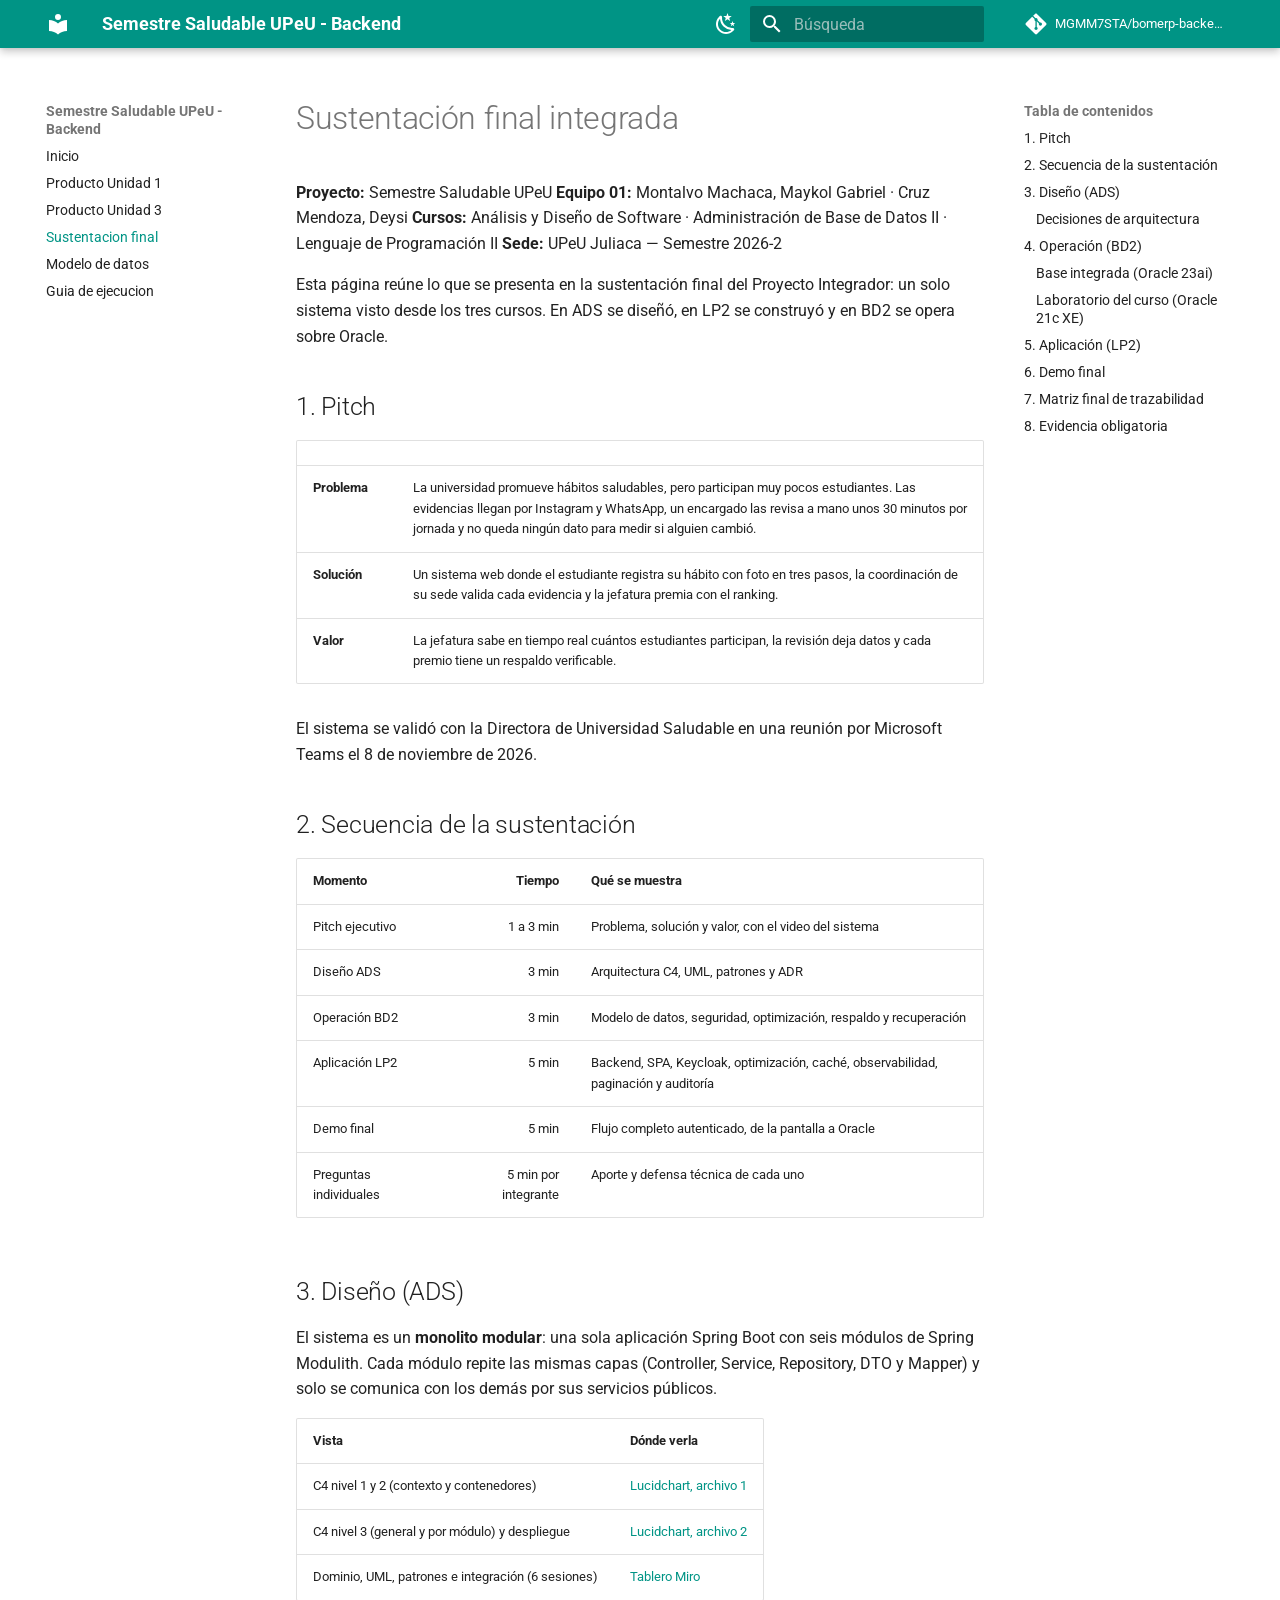
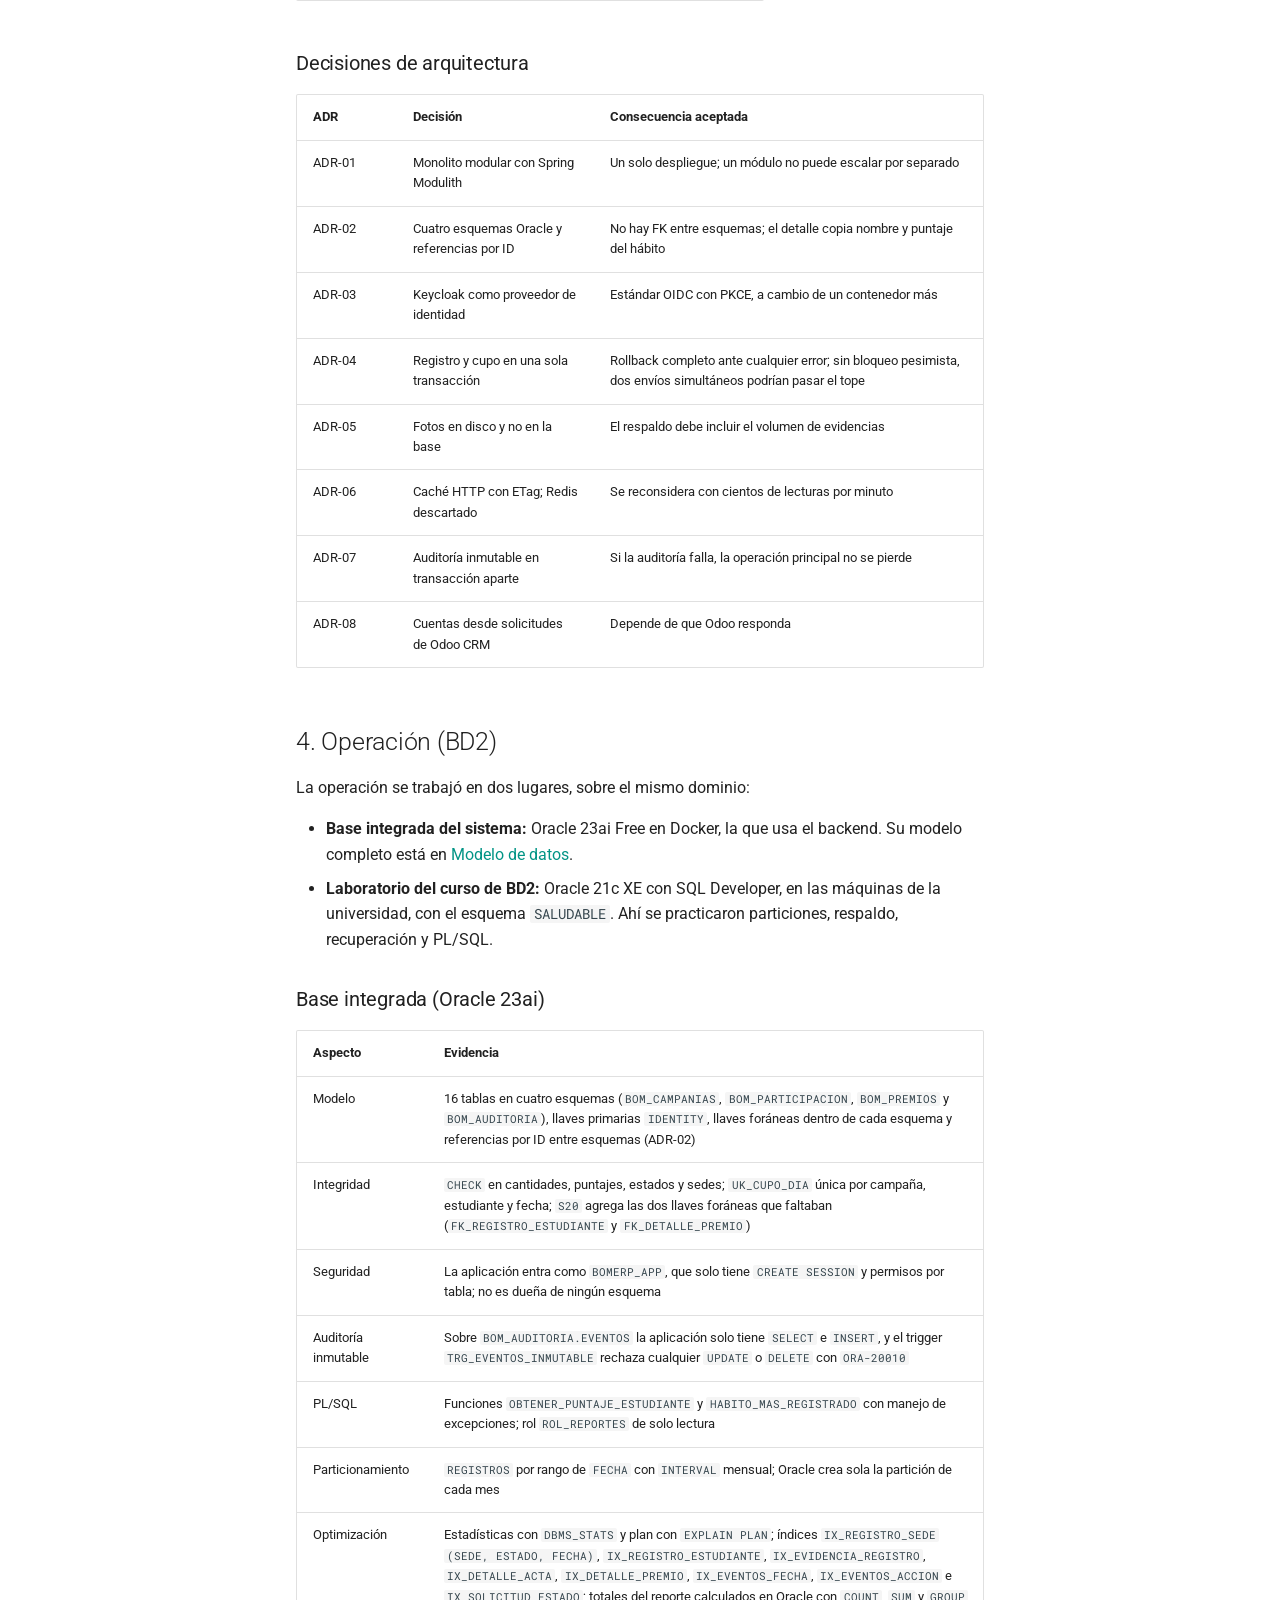
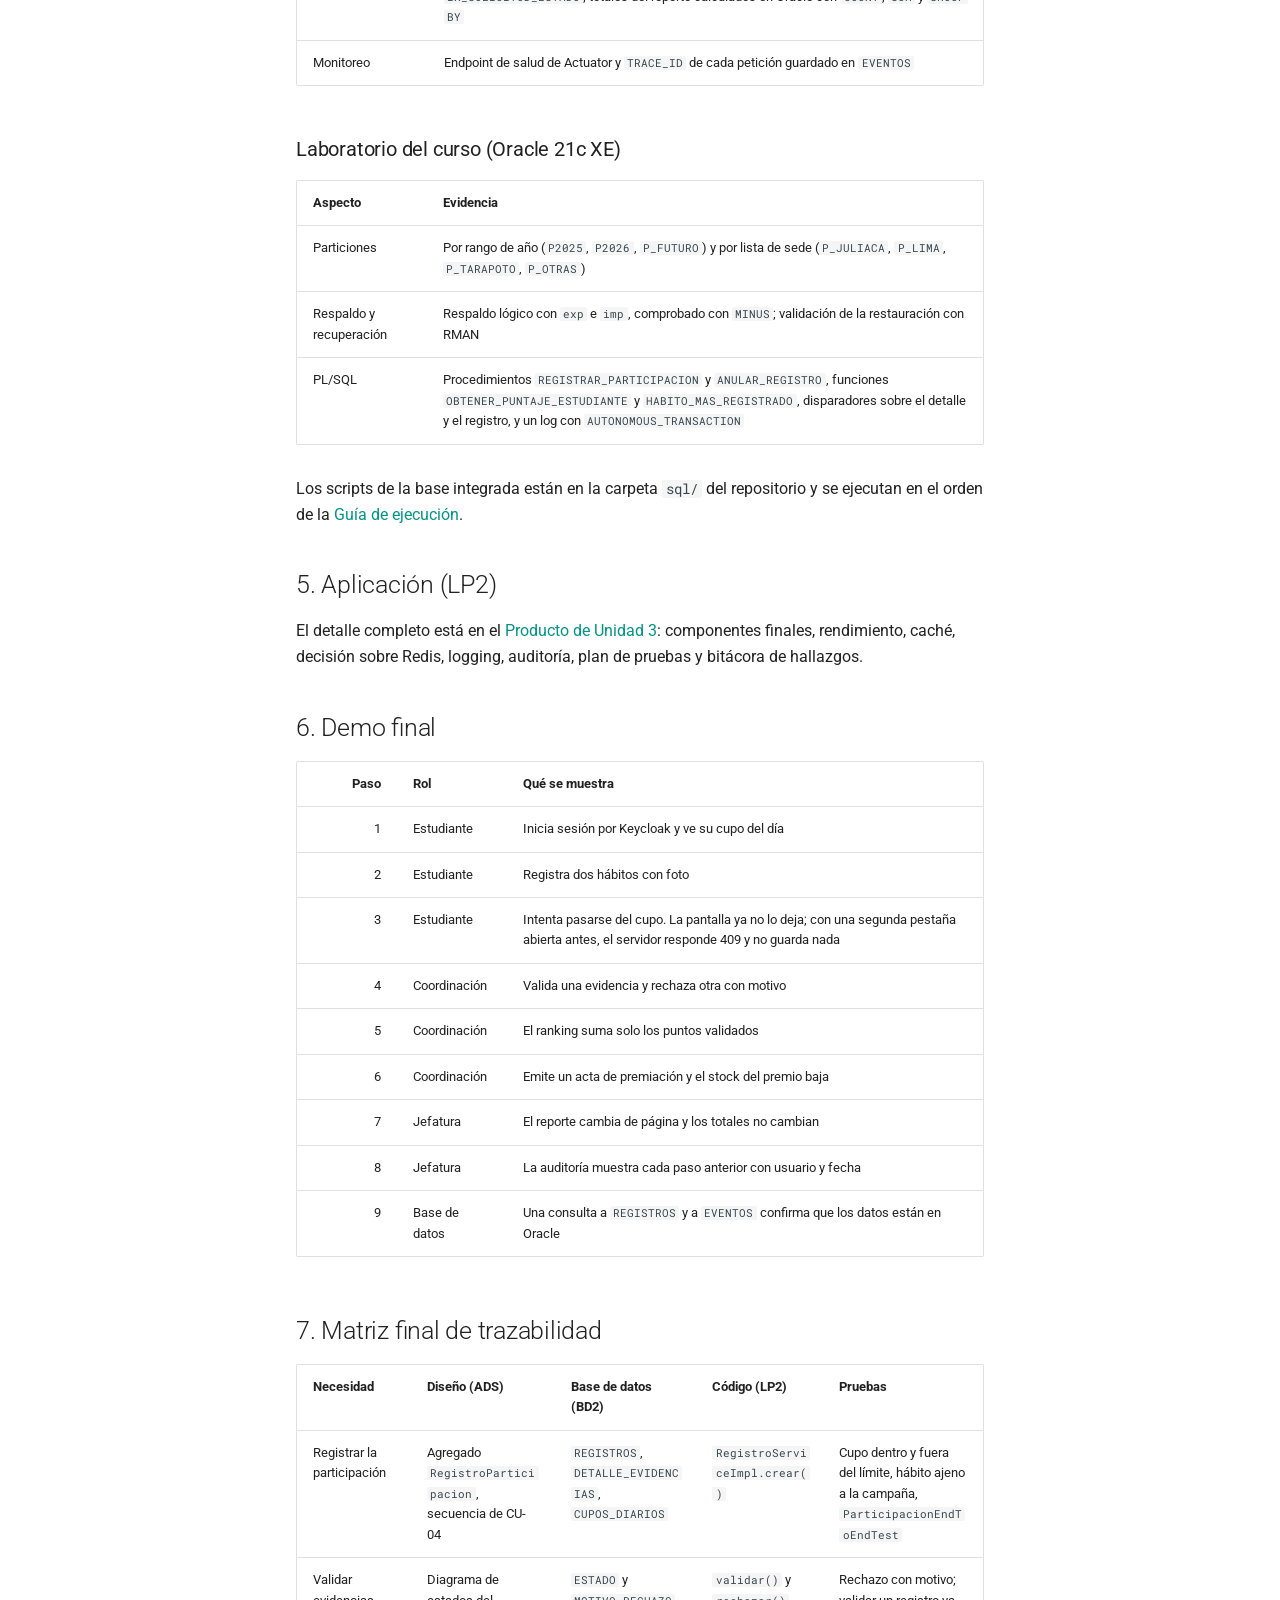
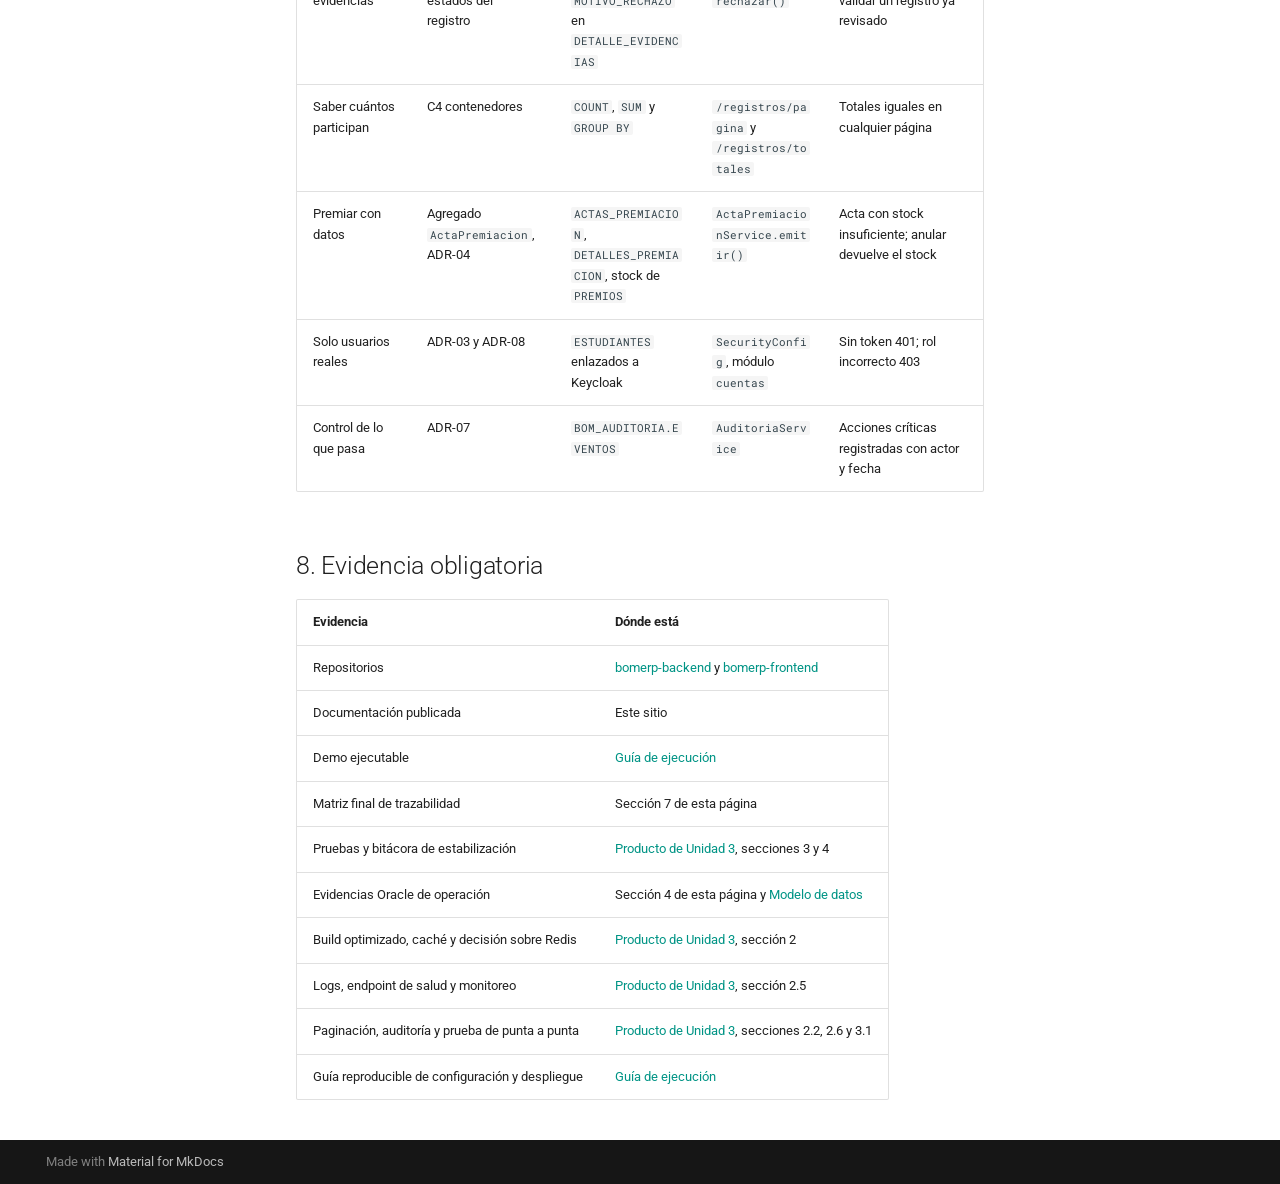
<file: proyecto-integrador/u3/sustentacion-final/index.html>
<!doctype html>
<html lang="es" class="no-js">
  <head>
    
      <meta charset="utf-8">
      <meta name="viewport" content="width=device-width,initial-scale=1">
      
        <meta name="description" content="Backend REST modular del proyecto Semestre Saludable UPeU - Proyecto Integrador">
      
      
        <meta name="author" content="Montalvo Machaca, Maykol Gabriel">
      
      
      
        <link rel="prev" href="../lp2-producto/">
      
      
        <link rel="next" href="../modelo-datos/">
      
      
        
      
      
      <link rel="icon" href="../../../assets/images/favicon.png">
      <meta name="generator" content="mkdocs-1.6.1, mkdocs-material-9.7.7">
    
    
      
        <title>Sustentacion final - Semestre Saludable UPeU - Backend</title>
      
    
    
      <link rel="stylesheet" href="../../../assets/stylesheets/main.ec1eaa64.min.css">
      
        
        <link rel="stylesheet" href="../../../assets/stylesheets/palette.ab4e12ef.min.css">
      
      


    
    
      
    
    
      
        
        
        <link rel="preconnect" href="https://fonts.gstatic.com" crossorigin>
        <link rel="stylesheet" href="https://fonts.googleapis.com/css?family=Roboto:300,300i,400,400i,700,700i%7CRoboto+Mono:400,400i,700,700i&display=fallback">
        <style>:root{--md-text-font:"Roboto";--md-code-font:"Roboto Mono"}</style>
      
    
    
    <script>__md_scope=new URL("../../..",location),__md_hash=e=>[...e].reduce(((e,_)=>(e<<5)-e+_.charCodeAt(0)),0),__md_get=(e,_=localStorage,t=__md_scope)=>JSON.parse(_.getItem(t.pathname+"."+e)),__md_set=(e,_,t=localStorage,a=__md_scope)=>{try{t.setItem(a.pathname+"."+e,JSON.stringify(_))}catch(e){}}</script>
    
      

    
    
  </head>
  
  
    
    
      
    
    
    
    
    <body dir="ltr" data-md-color-scheme="default" data-md-color-primary="teal" data-md-color-accent="teal">
  
    
    <input class="md-toggle" data-md-toggle="drawer" type="checkbox" id="__drawer" autocomplete="off">
    <input class="md-toggle" data-md-toggle="search" type="checkbox" id="__search" autocomplete="off">
    <label class="md-overlay" for="__drawer"></label>
    <div data-md-component="skip">
      
        
        <a href="#sustentacion-final-integrada" class="md-skip">
          Saltar a contenido
        </a>
      
    </div>
    <div data-md-component="announce">
      
    </div>
    
    
      

  

<header class="md-header md-header--shadow" data-md-component="header">
  <nav class="md-header__inner md-grid" aria-label="Cabecera">
    <a href="../../.." title="Semestre Saludable UPeU - Backend" class="md-header__button md-logo" aria-label="Semestre Saludable UPeU - Backend" data-md-component="logo">
      
  
  <svg xmlns="http://www.w3.org/2000/svg" viewBox="0 0 24 24"><path d="M12 8a3 3 0 0 0 3-3 3 3 0 0 0-3-3 3 3 0 0 0-3 3 3 3 0 0 0 3 3m0 3.54C9.64 9.35 6.5 8 3 8v11c3.5 0 6.64 1.35 9 3.54 2.36-2.19 5.5-3.54 9-3.54V8c-3.5 0-6.64 1.35-9 3.54"/></svg>

    </a>
    <label class="md-header__button md-icon" for="__drawer">
      
      <svg xmlns="http://www.w3.org/2000/svg" viewBox="0 0 24 24"><path d="M3 6h18v2H3zm0 5h18v2H3zm0 5h18v2H3z"/></svg>
    </label>
    <div class="md-header__title" data-md-component="header-title">
      <div class="md-header__ellipsis">
        <div class="md-header__topic">
          <span class="md-ellipsis">
            Semestre Saludable UPeU - Backend
          </span>
        </div>
        <div class="md-header__topic" data-md-component="header-topic">
          <span class="md-ellipsis">
            
              Sustentacion final
            
          </span>
        </div>
      </div>
    </div>
    
      
        <form class="md-header__option" data-md-component="palette">
  
    
    
    
    <input class="md-option" data-md-color-media="" data-md-color-scheme="default" data-md-color-primary="teal" data-md-color-accent="teal"  aria-label="Modo oscuro"  type="radio" name="__palette" id="__palette_0">
    
      <label class="md-header__button md-icon" title="Modo oscuro" for="__palette_1" hidden>
        <svg xmlns="http://www.w3.org/2000/svg" viewBox="0 0 24 24"><path d="m17.75 4.09-2.53 1.94.91 3.06-2.63-1.81-2.63 1.81.91-3.06-2.53-1.94L12.44 4l1.06-3 1.06 3zm3.5 6.91-1.64 1.25.59 1.98-1.7-1.17-1.7 1.17.59-1.98L15.75 11l2.06-.05L18.5 9l.69 1.95zm-2.28 4.95c.83-.08 1.72 1.1 1.19 1.85-.32.45-.66.87-1.08 1.27C15.17 23 8.84 23 4.94 19.07c-3.91-3.9-3.91-10.24 0-14.14.4-.4.82-.76 1.27-1.08.75-.53 1.93.36 1.85 1.19-.27 2.86.69 5.83 2.89 8.02a9.96 9.96 0 0 0 8.02 2.89m-1.64 2.02a12.08 12.08 0 0 1-7.8-3.47c-2.17-2.19-3.33-5-3.49-7.82-2.81 3.14-2.7 7.96.31 10.98 3.02 3.01 7.84 3.12 10.98.31"/></svg>
      </label>
    
  
    
    
    
    <input class="md-option" data-md-color-media="" data-md-color-scheme="slate" data-md-color-primary="teal" data-md-color-accent="teal"  aria-label="Modo claro"  type="radio" name="__palette" id="__palette_1">
    
      <label class="md-header__button md-icon" title="Modo claro" for="__palette_0" hidden>
        <svg xmlns="http://www.w3.org/2000/svg" viewBox="0 0 24 24"><path d="M12 7a5 5 0 0 1 5 5 5 5 0 0 1-5 5 5 5 0 0 1-5-5 5 5 0 0 1 5-5m0 2a3 3 0 0 0-3 3 3 3 0 0 0 3 3 3 3 0 0 0 3-3 3 3 0 0 0-3-3m0-7 2.39 3.42C13.65 5.15 12.84 5 12 5s-1.65.15-2.39.42zM3.34 7l4.16-.35A7.2 7.2 0 0 0 5.94 8.5c-.44.74-.69 1.5-.83 2.29zm.02 10 1.76-3.77a7.131 7.131 0 0 0 2.38 4.14zM20.65 7l-1.77 3.79a7.02 7.02 0 0 0-2.38-4.15zm-.01 10-4.14.36c.59-.51 1.12-1.14 1.54-1.86.42-.73.69-1.5.83-2.29zM12 22l-2.41-3.44c.74.27 1.55.44 2.41.44.82 0 1.63-.17 2.37-.44z"/></svg>
      </label>
    
  
</form>
      
    
    
      <script>var palette=__md_get("__palette");if(palette&&palette.color){if("(prefers-color-scheme)"===palette.color.media){var media=matchMedia("(prefers-color-scheme: light)"),input=document.querySelector(media.matches?"[data-md-color-media='(prefers-color-scheme: light)']":"[data-md-color-media='(prefers-color-scheme: dark)']");palette.color.media=input.getAttribute("data-md-color-media"),palette.color.scheme=input.getAttribute("data-md-color-scheme"),palette.color.primary=input.getAttribute("data-md-color-primary"),palette.color.accent=input.getAttribute("data-md-color-accent")}for(var[key,value]of Object.entries(palette.color))document.body.setAttribute("data-md-color-"+key,value)}</script>
    
    
    
      
      
        <label class="md-header__button md-icon" for="__search">
          
          <svg xmlns="http://www.w3.org/2000/svg" viewBox="0 0 24 24"><path d="M9.5 3A6.5 6.5 0 0 1 16 9.5c0 1.61-.59 3.09-1.56 4.23l.27.27h.79l5 5-1.5 1.5-5-5v-.79l-.27-.27A6.52 6.52 0 0 1 9.5 16 6.5 6.5 0 0 1 3 9.5 6.5 6.5 0 0 1 9.5 3m0 2C7 5 5 7 5 9.5S7 14 9.5 14 14 12 14 9.5 12 5 9.5 5"/></svg>
        </label>
        <div class="md-search" data-md-component="search" role="dialog">
  <label class="md-search__overlay" for="__search"></label>
  <div class="md-search__inner" role="search">
    <form class="md-search__form" name="search">
      <input type="text" class="md-search__input" name="query" aria-label="Búsqueda" placeholder="Búsqueda" autocapitalize="off" autocorrect="off" autocomplete="off" spellcheck="false" data-md-component="search-query" required>
      <label class="md-search__icon md-icon" for="__search">
        
        <svg xmlns="http://www.w3.org/2000/svg" viewBox="0 0 24 24"><path d="M9.5 3A6.5 6.5 0 0 1 16 9.5c0 1.61-.59 3.09-1.56 4.23l.27.27h.79l5 5-1.5 1.5-5-5v-.79l-.27-.27A6.52 6.52 0 0 1 9.5 16 6.5 6.5 0 0 1 3 9.5 6.5 6.5 0 0 1 9.5 3m0 2C7 5 5 7 5 9.5S7 14 9.5 14 14 12 14 9.5 12 5 9.5 5"/></svg>
        
        <svg xmlns="http://www.w3.org/2000/svg" viewBox="0 0 24 24"><path d="M20 11v2H8l5.5 5.5-1.42 1.42L4.16 12l7.92-7.92L13.5 5.5 8 11z"/></svg>
      </label>
      <nav class="md-search__options" aria-label="Buscar">
        
        <button type="reset" class="md-search__icon md-icon" title="Limpiar" aria-label="Limpiar" tabindex="-1">
          
          <svg xmlns="http://www.w3.org/2000/svg" viewBox="0 0 24 24"><path d="M19 6.41 17.59 5 12 10.59 6.41 5 5 6.41 10.59 12 5 17.59 6.41 19 12 13.41 17.59 19 19 17.59 13.41 12z"/></svg>
        </button>
      </nav>
      
    </form>
    <div class="md-search__output">
      <div class="md-search__scrollwrap" tabindex="0" data-md-scrollfix>
        <div class="md-search-result" data-md-component="search-result">
          <div class="md-search-result__meta">
            Inicializando búsqueda
          </div>
          <ol class="md-search-result__list" role="presentation"></ol>
        </div>
      </div>
    </div>
  </div>
</div>
      
    
    
      <div class="md-header__source">
        <a href="https://github.com/MGMM7STA/bomerp-backend" title="Ir al repositorio" class="md-source" data-md-component="source">
  <div class="md-source__icon md-icon">
    
    <svg xmlns="http://www.w3.org/2000/svg" viewBox="0 0 448 512"><!--! Font Awesome Free 7.1.0 by @fontawesome - https://fontawesome.com License - https://fontawesome.com/license/free (Icons: CC BY 4.0, Fonts: SIL OFL 1.1, Code: MIT License) Copyright 2025 Fonticons, Inc.--><path d="M439.6 236.1 244 40.5c-5.4-5.5-12.8-8.5-20.4-8.5s-15 3-20.4 8.4L162.5 81l51.5 51.5c27.1-9.1 52.7 16.8 43.4 43.7l49.7 49.7c34.2-11.8 61.2 31 35.5 56.7-26.5 26.5-70.2-2.9-56-37.3L240.3 199v121.9c25.3 12.5 22.3 41.8 9.1 55-6.4 6.4-15.2 10.1-24.3 10.1s-17.8-3.6-24.3-10.1c-17.6-17.6-11.1-46.9 11.2-56v-123c-20.8-8.5-24.6-30.7-18.6-45L142.6 101 8.5 235.1C3 240.6 0 247.9 0 255.5s3 15 8.5 20.4l195.6 195.7c5.4 5.4 12.7 8.4 20.4 8.4s15-3 20.4-8.4l194.7-194.7c5.4-5.4 8.4-12.8 8.4-20.4s-3-15-8.4-20.4"/></svg>
  </div>
  <div class="md-source__repository">
    MGMM7STA/bomerp-backend
  </div>
</a>
      </div>
    
  </nav>
  
</header>
    
    <div class="md-container" data-md-component="container">
      
      
        
          
        
      
      <main class="md-main" data-md-component="main">
        <div class="md-main__inner md-grid">
          
            
              
              <div class="md-sidebar md-sidebar--primary" data-md-component="sidebar" data-md-type="navigation" >
                <div class="md-sidebar__scrollwrap">
                  <div class="md-sidebar__inner">
                    



<nav class="md-nav md-nav--primary" aria-label="Navegación" data-md-level="0">
  <label class="md-nav__title" for="__drawer">
    <a href="../../.." title="Semestre Saludable UPeU - Backend" class="md-nav__button md-logo" aria-label="Semestre Saludable UPeU - Backend" data-md-component="logo">
      
  
  <svg xmlns="http://www.w3.org/2000/svg" viewBox="0 0 24 24"><path d="M12 8a3 3 0 0 0 3-3 3 3 0 0 0-3-3 3 3 0 0 0-3 3 3 3 0 0 0 3 3m0 3.54C9.64 9.35 6.5 8 3 8v11c3.5 0 6.64 1.35 9 3.54 2.36-2.19 5.5-3.54 9-3.54V8c-3.5 0-6.64 1.35-9 3.54"/></svg>

    </a>
    Semestre Saludable UPeU - Backend
  </label>
  
    <div class="md-nav__source">
      <a href="https://github.com/MGMM7STA/bomerp-backend" title="Ir al repositorio" class="md-source" data-md-component="source">
  <div class="md-source__icon md-icon">
    
    <svg xmlns="http://www.w3.org/2000/svg" viewBox="0 0 448 512"><!--! Font Awesome Free 7.1.0 by @fontawesome - https://fontawesome.com License - https://fontawesome.com/license/free (Icons: CC BY 4.0, Fonts: SIL OFL 1.1, Code: MIT License) Copyright 2025 Fonticons, Inc.--><path d="M439.6 236.1 244 40.5c-5.4-5.5-12.8-8.5-20.4-8.5s-15 3-20.4 8.4L162.5 81l51.5 51.5c27.1-9.1 52.7 16.8 43.4 43.7l49.7 49.7c34.2-11.8 61.2 31 35.5 56.7-26.5 26.5-70.2-2.9-56-37.3L240.3 199v121.9c25.3 12.5 22.3 41.8 9.1 55-6.4 6.4-15.2 10.1-24.3 10.1s-17.8-3.6-24.3-10.1c-17.6-17.6-11.1-46.9 11.2-56v-123c-20.8-8.5-24.6-30.7-18.6-45L142.6 101 8.5 235.1C3 240.6 0 247.9 0 255.5s3 15 8.5 20.4l195.6 195.7c5.4 5.4 12.7 8.4 20.4 8.4s15-3 20.4-8.4l194.7-194.7c5.4-5.4 8.4-12.8 8.4-20.4s-3-15-8.4-20.4"/></svg>
  </div>
  <div class="md-source__repository">
    MGMM7STA/bomerp-backend
  </div>
</a>
    </div>
  
  <ul class="md-nav__list" data-md-scrollfix>
    
      
      
  
  
  
  
    <li class="md-nav__item">
      <a href="../../.." class="md-nav__link">
        
  
  
  <span class="md-ellipsis">
    
  
    Inicio
  

    
  </span>
  
  

      </a>
    </li>
  

    
      
      
  
  
  
  
    <li class="md-nav__item">
      <a href="../../u1/lp2-demo/" class="md-nav__link">
        
  
  
  <span class="md-ellipsis">
    
  
    Producto Unidad 1
  

    
  </span>
  
  

      </a>
    </li>
  

    
      
      
  
  
  
  
    <li class="md-nav__item">
      <a href="../lp2-producto/" class="md-nav__link">
        
  
  
  <span class="md-ellipsis">
    
  
    Producto Unidad 3
  

    
  </span>
  
  

      </a>
    </li>
  

    
      
      
  
  
    
  
  
  
    <li class="md-nav__item md-nav__item--active">
      
      <input class="md-nav__toggle md-toggle" type="checkbox" id="__toc">
      
      
        
      
      
        <label class="md-nav__link md-nav__link--active" for="__toc">
          
  
  
  <span class="md-ellipsis">
    
  
    Sustentacion final
  

    
  </span>
  
  

          <span class="md-nav__icon md-icon"></span>
        </label>
      
      <a href="./" class="md-nav__link md-nav__link--active">
        
  
  
  <span class="md-ellipsis">
    
  
    Sustentacion final
  

    
  </span>
  
  

      </a>
      
        

<nav class="md-nav md-nav--secondary" aria-label="Tabla de contenidos">
  
  
  
    
  
  
    <label class="md-nav__title" for="__toc">
      <span class="md-nav__icon md-icon"></span>
      Tabla de contenidos
    </label>
    <ul class="md-nav__list" data-md-component="toc" data-md-scrollfix>
      
        <li class="md-nav__item">
  <a href="#1-pitch" class="md-nav__link">
    <span class="md-ellipsis">
      
        1. Pitch
      
    </span>
  </a>
  
</li>
      
        <li class="md-nav__item">
  <a href="#2-secuencia-de-la-sustentacion" class="md-nav__link">
    <span class="md-ellipsis">
      
        2. Secuencia de la sustentación
      
    </span>
  </a>
  
</li>
      
        <li class="md-nav__item">
  <a href="#3-diseno-ads" class="md-nav__link">
    <span class="md-ellipsis">
      
        3. Diseño (ADS)
      
    </span>
  </a>
  
    <nav class="md-nav" aria-label="3. Diseño (ADS)">
      <ul class="md-nav__list">
        
          <li class="md-nav__item">
  <a href="#decisiones-de-arquitectura" class="md-nav__link">
    <span class="md-ellipsis">
      
        Decisiones de arquitectura
      
    </span>
  </a>
  
</li>
        
      </ul>
    </nav>
  
</li>
      
        <li class="md-nav__item">
  <a href="#4-operacion-bd2" class="md-nav__link">
    <span class="md-ellipsis">
      
        4. Operación (BD2)
      
    </span>
  </a>
  
    <nav class="md-nav" aria-label="4. Operación (BD2)">
      <ul class="md-nav__list">
        
          <li class="md-nav__item">
  <a href="#base-integrada-oracle-23ai" class="md-nav__link">
    <span class="md-ellipsis">
      
        Base integrada (Oracle 23ai)
      
    </span>
  </a>
  
</li>
        
          <li class="md-nav__item">
  <a href="#laboratorio-del-curso-oracle-21c-xe" class="md-nav__link">
    <span class="md-ellipsis">
      
        Laboratorio del curso (Oracle 21c XE)
      
    </span>
  </a>
  
</li>
        
      </ul>
    </nav>
  
</li>
      
        <li class="md-nav__item">
  <a href="#5-aplicacion-lp2" class="md-nav__link">
    <span class="md-ellipsis">
      
        5. Aplicación (LP2)
      
    </span>
  </a>
  
</li>
      
        <li class="md-nav__item">
  <a href="#6-demo-final" class="md-nav__link">
    <span class="md-ellipsis">
      
        6. Demo final
      
    </span>
  </a>
  
</li>
      
        <li class="md-nav__item">
  <a href="#7-matriz-final-de-trazabilidad" class="md-nav__link">
    <span class="md-ellipsis">
      
        7. Matriz final de trazabilidad
      
    </span>
  </a>
  
</li>
      
        <li class="md-nav__item">
  <a href="#8-evidencia-obligatoria" class="md-nav__link">
    <span class="md-ellipsis">
      
        8. Evidencia obligatoria
      
    </span>
  </a>
  
</li>
      
    </ul>
  
</nav>
      
    </li>
  

    
      
      
  
  
  
  
    <li class="md-nav__item">
      <a href="../modelo-datos/" class="md-nav__link">
        
  
  
  <span class="md-ellipsis">
    
  
    Modelo de datos
  

    
  </span>
  
  

      </a>
    </li>
  

    
      
      
  
  
  
  
    <li class="md-nav__item">
      <a href="../../../guia-ejecucion/" class="md-nav__link">
        
  
  
  <span class="md-ellipsis">
    
  
    Guia de ejecucion
  

    
  </span>
  
  

      </a>
    </li>
  

    
  </ul>
</nav>
                  </div>
                </div>
              </div>
            
            
              
              <div class="md-sidebar md-sidebar--secondary" data-md-component="sidebar" data-md-type="toc" >
                <div class="md-sidebar__scrollwrap">
                  <div class="md-sidebar__inner">
                    

<nav class="md-nav md-nav--secondary" aria-label="Tabla de contenidos">
  
  
  
    
  
  
    <label class="md-nav__title" for="__toc">
      <span class="md-nav__icon md-icon"></span>
      Tabla de contenidos
    </label>
    <ul class="md-nav__list" data-md-component="toc" data-md-scrollfix>
      
        <li class="md-nav__item">
  <a href="#1-pitch" class="md-nav__link">
    <span class="md-ellipsis">
      
        1. Pitch
      
    </span>
  </a>
  
</li>
      
        <li class="md-nav__item">
  <a href="#2-secuencia-de-la-sustentacion" class="md-nav__link">
    <span class="md-ellipsis">
      
        2. Secuencia de la sustentación
      
    </span>
  </a>
  
</li>
      
        <li class="md-nav__item">
  <a href="#3-diseno-ads" class="md-nav__link">
    <span class="md-ellipsis">
      
        3. Diseño (ADS)
      
    </span>
  </a>
  
    <nav class="md-nav" aria-label="3. Diseño (ADS)">
      <ul class="md-nav__list">
        
          <li class="md-nav__item">
  <a href="#decisiones-de-arquitectura" class="md-nav__link">
    <span class="md-ellipsis">
      
        Decisiones de arquitectura
      
    </span>
  </a>
  
</li>
        
      </ul>
    </nav>
  
</li>
      
        <li class="md-nav__item">
  <a href="#4-operacion-bd2" class="md-nav__link">
    <span class="md-ellipsis">
      
        4. Operación (BD2)
      
    </span>
  </a>
  
    <nav class="md-nav" aria-label="4. Operación (BD2)">
      <ul class="md-nav__list">
        
          <li class="md-nav__item">
  <a href="#base-integrada-oracle-23ai" class="md-nav__link">
    <span class="md-ellipsis">
      
        Base integrada (Oracle 23ai)
      
    </span>
  </a>
  
</li>
        
          <li class="md-nav__item">
  <a href="#laboratorio-del-curso-oracle-21c-xe" class="md-nav__link">
    <span class="md-ellipsis">
      
        Laboratorio del curso (Oracle 21c XE)
      
    </span>
  </a>
  
</li>
        
      </ul>
    </nav>
  
</li>
      
        <li class="md-nav__item">
  <a href="#5-aplicacion-lp2" class="md-nav__link">
    <span class="md-ellipsis">
      
        5. Aplicación (LP2)
      
    </span>
  </a>
  
</li>
      
        <li class="md-nav__item">
  <a href="#6-demo-final" class="md-nav__link">
    <span class="md-ellipsis">
      
        6. Demo final
      
    </span>
  </a>
  
</li>
      
        <li class="md-nav__item">
  <a href="#7-matriz-final-de-trazabilidad" class="md-nav__link">
    <span class="md-ellipsis">
      
        7. Matriz final de trazabilidad
      
    </span>
  </a>
  
</li>
      
        <li class="md-nav__item">
  <a href="#8-evidencia-obligatoria" class="md-nav__link">
    <span class="md-ellipsis">
      
        8. Evidencia obligatoria
      
    </span>
  </a>
  
</li>
      
    </ul>
  
</nav>
                  </div>
                </div>
              </div>
            
          
          
            <div class="md-content" data-md-component="content">
              
              <article class="md-content__inner md-typeset">
                
                  


  
  


<h1 id="sustentacion-final-integrada">Sustentación final integrada<a class="headerlink" href="#sustentacion-final-integrada" title="Permanent link">&para;</a></h1>
<p><strong>Proyecto:</strong> Semestre Saludable UPeU
<strong>Equipo 01:</strong> Montalvo Machaca, Maykol Gabriel · Cruz Mendoza, Deysi
<strong>Cursos:</strong> Análisis y Diseño de Software · Administración de Base de Datos II · Lenguaje de Programación II
<strong>Sede:</strong> UPeU Juliaca — Semestre 2026-2</p>
<p>Esta página reúne lo que se presenta en la sustentación final del Proyecto Integrador: un solo sistema visto desde los tres cursos. En ADS se diseñó, en LP2 se construyó y en BD2 se opera sobre Oracle.</p>
<h2 id="1-pitch">1. Pitch<a class="headerlink" href="#1-pitch" title="Permanent link">&para;</a></h2>
<table>
<thead>
<tr>
<th></th>
<th></th>
</tr>
</thead>
<tbody>
<tr>
<td><strong>Problema</strong></td>
<td>La universidad promueve hábitos saludables, pero participan muy pocos estudiantes. Las evidencias llegan por Instagram y WhatsApp, un encargado las revisa a mano unos 30 minutos por jornada y no queda ningún dato para medir si alguien cambió.</td>
</tr>
<tr>
<td><strong>Solución</strong></td>
<td>Un sistema web donde el estudiante registra su hábito con foto en tres pasos, la coordinación de su sede valida cada evidencia y la jefatura premia con el ranking.</td>
</tr>
<tr>
<td><strong>Valor</strong></td>
<td>La jefatura sabe en tiempo real cuántos estudiantes participan, la revisión deja datos y cada premio tiene un respaldo verificable.</td>
</tr>
</tbody>
</table>
<p>El sistema se validó con la Directora de Universidad Saludable en una reunión por Microsoft Teams el 8 de noviembre de 2026.</p>
<h2 id="2-secuencia-de-la-sustentacion">2. Secuencia de la sustentación<a class="headerlink" href="#2-secuencia-de-la-sustentacion" title="Permanent link">&para;</a></h2>
<table>
<thead>
<tr>
<th>Momento</th>
<th style="text-align: right;">Tiempo</th>
<th>Qué se muestra</th>
</tr>
</thead>
<tbody>
<tr>
<td>Pitch ejecutivo</td>
<td style="text-align: right;">1 a 3 min</td>
<td>Problema, solución y valor, con el video del sistema</td>
</tr>
<tr>
<td>Diseño ADS</td>
<td style="text-align: right;">3 min</td>
<td>Arquitectura C4, UML, patrones y ADR</td>
</tr>
<tr>
<td>Operación BD2</td>
<td style="text-align: right;">3 min</td>
<td>Modelo de datos, seguridad, optimización, respaldo y recuperación</td>
</tr>
<tr>
<td>Aplicación LP2</td>
<td style="text-align: right;">5 min</td>
<td>Backend, SPA, Keycloak, optimización, caché, observabilidad, paginación y auditoría</td>
</tr>
<tr>
<td>Demo final</td>
<td style="text-align: right;">5 min</td>
<td>Flujo completo autenticado, de la pantalla a Oracle</td>
</tr>
<tr>
<td>Preguntas individuales</td>
<td style="text-align: right;">5 min por integrante</td>
<td>Aporte y defensa técnica de cada uno</td>
</tr>
</tbody>
</table>
<h2 id="3-diseno-ads">3. Diseño (ADS)<a class="headerlink" href="#3-diseno-ads" title="Permanent link">&para;</a></h2>
<p>El sistema es un <strong>monolito modular</strong>: una sola aplicación Spring Boot con seis módulos de Spring Modulith. Cada módulo repite las mismas capas (Controller, Service, Repository, DTO y Mapper) y solo se comunica con los demás por sus servicios públicos.</p>
<table>
<thead>
<tr>
<th>Vista</th>
<th>Dónde verla</th>
</tr>
</thead>
<tbody>
<tr>
<td>C4 nivel 1 y 2 (contexto y contenedores)</td>
<td><a href="https://lucid.app/lucidchart/d50d9dce-97e1-4457-8617-6b3bb0b9cbbc/view">Lucidchart, archivo 1</a></td>
</tr>
<tr>
<td>C4 nivel 3 (general y por módulo) y despliegue</td>
<td><a href="https://lucid.app/lucidchart/ae3b2e35-040a-4b09-a8a0-7bad5a62c8ba/view">Lucidchart, archivo 2</a></td>
</tr>
<tr>
<td>Dominio, UML, patrones e integración (6 sesiones)</td>
<td><a href="https://miro.com/app/board/uXjVHpU7nYw=/">Tablero Miro</a></td>
</tr>
</tbody>
</table>
<h3 id="decisiones-de-arquitectura">Decisiones de arquitectura<a class="headerlink" href="#decisiones-de-arquitectura" title="Permanent link">&para;</a></h3>
<table>
<thead>
<tr>
<th>ADR</th>
<th>Decisión</th>
<th>Consecuencia aceptada</th>
</tr>
</thead>
<tbody>
<tr>
<td>ADR-01</td>
<td>Monolito modular con Spring Modulith</td>
<td>Un solo despliegue; un módulo no puede escalar por separado</td>
</tr>
<tr>
<td>ADR-02</td>
<td>Cuatro esquemas Oracle y referencias por ID</td>
<td>No hay FK entre esquemas; el detalle copia nombre y puntaje del hábito</td>
</tr>
<tr>
<td>ADR-03</td>
<td>Keycloak como proveedor de identidad</td>
<td>Estándar OIDC con PKCE, a cambio de un contenedor más</td>
</tr>
<tr>
<td>ADR-04</td>
<td>Registro y cupo en una sola transacción</td>
<td>Rollback completo ante cualquier error; sin bloqueo pesimista, dos envíos simultáneos podrían pasar el tope</td>
</tr>
<tr>
<td>ADR-05</td>
<td>Fotos en disco y no en la base</td>
<td>El respaldo debe incluir el volumen de evidencias</td>
</tr>
<tr>
<td>ADR-06</td>
<td>Caché HTTP con ETag; Redis descartado</td>
<td>Se reconsidera con cientos de lecturas por minuto</td>
</tr>
<tr>
<td>ADR-07</td>
<td>Auditoría inmutable en transacción aparte</td>
<td>Si la auditoría falla, la operación principal no se pierde</td>
</tr>
<tr>
<td>ADR-08</td>
<td>Cuentas desde solicitudes de Odoo CRM</td>
<td>Depende de que Odoo responda</td>
</tr>
</tbody>
</table>
<h2 id="4-operacion-bd2">4. Operación (BD2)<a class="headerlink" href="#4-operacion-bd2" title="Permanent link">&para;</a></h2>
<p>La operación se trabajó en dos lugares, sobre el mismo dominio:</p>
<ul>
<li><strong>Base integrada del sistema:</strong> Oracle 23ai Free en Docker, la que usa el backend. Su modelo completo está en <a href="../modelo-datos/">Modelo de datos</a>.</li>
<li><strong>Laboratorio del curso de BD2:</strong> Oracle 21c XE con SQL Developer, en las máquinas de la universidad, con el esquema <code>SALUDABLE</code>. Ahí se practicaron particiones, respaldo, recuperación y PL/SQL.</li>
</ul>
<h3 id="base-integrada-oracle-23ai">Base integrada (Oracle 23ai)<a class="headerlink" href="#base-integrada-oracle-23ai" title="Permanent link">&para;</a></h3>
<table>
<thead>
<tr>
<th>Aspecto</th>
<th>Evidencia</th>
</tr>
</thead>
<tbody>
<tr>
<td>Modelo</td>
<td>16 tablas en cuatro esquemas (<code>BOM_CAMPANIAS</code>, <code>BOM_PARTICIPACION</code>, <code>BOM_PREMIOS</code> y <code>BOM_AUDITORIA</code>), llaves primarias <code>IDENTITY</code>, llaves foráneas dentro de cada esquema y referencias por ID entre esquemas (ADR-02)</td>
</tr>
<tr>
<td>Integridad</td>
<td><code>CHECK</code> en cantidades, puntajes, estados y sedes; <code>UK_CUPO_DIA</code> única por campaña, estudiante y fecha; <code>S20</code> agrega las dos llaves foráneas que faltaban (<code>FK_REGISTRO_ESTUDIANTE</code> y <code>FK_DETALLE_PREMIO</code>)</td>
</tr>
<tr>
<td>Seguridad</td>
<td>La aplicación entra como <code>BOMERP_APP</code>, que solo tiene <code>CREATE SESSION</code> y permisos por tabla; no es dueña de ningún esquema</td>
</tr>
<tr>
<td>Auditoría inmutable</td>
<td>Sobre <code>BOM_AUDITORIA.EVENTOS</code> la aplicación solo tiene <code>SELECT</code> e <code>INSERT</code>, y el trigger <code>TRG_EVENTOS_INMUTABLE</code> rechaza cualquier <code>UPDATE</code> o <code>DELETE</code> con <code>ORA-20010</code></td>
</tr>
<tr>
<td>PL/SQL</td>
<td>Funciones <code>OBTENER_PUNTAJE_ESTUDIANTE</code> y <code>HABITO_MAS_REGISTRADO</code> con manejo de excepciones; rol <code>ROL_REPORTES</code> de solo lectura</td>
</tr>
<tr>
<td>Particionamiento</td>
<td><code>REGISTROS</code> por rango de <code>FECHA</code> con <code>INTERVAL</code> mensual; Oracle crea sola la partición de cada mes</td>
</tr>
<tr>
<td>Optimización</td>
<td>Estadísticas con <code>DBMS_STATS</code> y plan con <code>EXPLAIN PLAN</code>; índices <code>IX_REGISTRO_SEDE (SEDE, ESTADO, FECHA)</code>, <code>IX_REGISTRO_ESTUDIANTE</code>, <code>IX_EVIDENCIA_REGISTRO</code>, <code>IX_DETALLE_ACTA</code>, <code>IX_DETALLE_PREMIO</code>, <code>IX_EVENTOS_FECHA</code>, <code>IX_EVENTOS_ACCION</code> e <code>IX_SOLICITUD_ESTADO</code>; totales del reporte calculados en Oracle con <code>COUNT</code>, <code>SUM</code> y <code>GROUP BY</code></td>
</tr>
<tr>
<td>Monitoreo</td>
<td>Endpoint de salud de Actuator y <code>TRACE_ID</code> de cada petición guardado en <code>EVENTOS</code></td>
</tr>
</tbody>
</table>
<h3 id="laboratorio-del-curso-oracle-21c-xe">Laboratorio del curso (Oracle 21c XE)<a class="headerlink" href="#laboratorio-del-curso-oracle-21c-xe" title="Permanent link">&para;</a></h3>
<table>
<thead>
<tr>
<th>Aspecto</th>
<th>Evidencia</th>
</tr>
</thead>
<tbody>
<tr>
<td>Particiones</td>
<td>Por rango de año (<code>P2025</code>, <code>P2026</code>, <code>P_FUTURO</code>) y por lista de sede (<code>P_JULIACA</code>, <code>P_LIMA</code>, <code>P_TARAPOTO</code>, <code>P_OTRAS</code>)</td>
</tr>
<tr>
<td>Respaldo y recuperación</td>
<td>Respaldo lógico con <code>exp</code> e <code>imp</code>, comprobado con <code>MINUS</code>; validación de la restauración con RMAN</td>
</tr>
<tr>
<td>PL/SQL</td>
<td>Procedimientos <code>REGISTRAR_PARTICIPACION</code> y <code>ANULAR_REGISTRO</code>, funciones <code>OBTENER_PUNTAJE_ESTUDIANTE</code> y <code>HABITO_MAS_REGISTRADO</code>, disparadores sobre el detalle y el registro, y un log con <code>AUTONOMOUS_TRANSACTION</code></td>
</tr>
</tbody>
</table>
<p>Los scripts de la base integrada están en la carpeta <code>sql/</code> del repositorio y se ejecutan en el orden de la <a href="../../../guia-ejecucion/">Guía de ejecución</a>.</p>
<h2 id="5-aplicacion-lp2">5. Aplicación (LP2)<a class="headerlink" href="#5-aplicacion-lp2" title="Permanent link">&para;</a></h2>
<p>El detalle completo está en el <a href="../lp2-producto/">Producto de Unidad 3</a>: componentes finales, rendimiento, caché, decisión sobre Redis, logging, auditoría, plan de pruebas y bitácora de hallazgos.</p>
<h2 id="6-demo-final">6. Demo final<a class="headerlink" href="#6-demo-final" title="Permanent link">&para;</a></h2>
<table>
<thead>
<tr>
<th style="text-align: right;">Paso</th>
<th>Rol</th>
<th>Qué se muestra</th>
</tr>
</thead>
<tbody>
<tr>
<td style="text-align: right;">1</td>
<td>Estudiante</td>
<td>Inicia sesión por Keycloak y ve su cupo del día</td>
</tr>
<tr>
<td style="text-align: right;">2</td>
<td>Estudiante</td>
<td>Registra dos hábitos con foto</td>
</tr>
<tr>
<td style="text-align: right;">3</td>
<td>Estudiante</td>
<td>Intenta pasarse del cupo. La pantalla ya no lo deja; con una segunda pestaña abierta antes, el servidor responde 409 y no guarda nada</td>
</tr>
<tr>
<td style="text-align: right;">4</td>
<td>Coordinación</td>
<td>Valida una evidencia y rechaza otra con motivo</td>
</tr>
<tr>
<td style="text-align: right;">5</td>
<td>Coordinación</td>
<td>El ranking suma solo los puntos validados</td>
</tr>
<tr>
<td style="text-align: right;">6</td>
<td>Coordinación</td>
<td>Emite un acta de premiación y el stock del premio baja</td>
</tr>
<tr>
<td style="text-align: right;">7</td>
<td>Jefatura</td>
<td>El reporte cambia de página y los totales no cambian</td>
</tr>
<tr>
<td style="text-align: right;">8</td>
<td>Jefatura</td>
<td>La auditoría muestra cada paso anterior con usuario y fecha</td>
</tr>
<tr>
<td style="text-align: right;">9</td>
<td>Base de datos</td>
<td>Una consulta a <code>REGISTROS</code> y a <code>EVENTOS</code> confirma que los datos están en Oracle</td>
</tr>
</tbody>
</table>
<h2 id="7-matriz-final-de-trazabilidad">7. Matriz final de trazabilidad<a class="headerlink" href="#7-matriz-final-de-trazabilidad" title="Permanent link">&para;</a></h2>
<table>
<thead>
<tr>
<th>Necesidad</th>
<th>Diseño (ADS)</th>
<th>Base de datos (BD2)</th>
<th>Código (LP2)</th>
<th>Pruebas</th>
</tr>
</thead>
<tbody>
<tr>
<td>Registrar la participación</td>
<td>Agregado <code>RegistroParticipacion</code>, secuencia de CU-04</td>
<td><code>REGISTROS</code>, <code>DETALLE_EVIDENCIAS</code>, <code>CUPOS_DIARIOS</code></td>
<td><code>RegistroServiceImpl.crear()</code></td>
<td>Cupo dentro y fuera del límite, hábito ajeno a la campaña, <code>ParticipacionEndToEndTest</code></td>
</tr>
<tr>
<td>Validar evidencias</td>
<td>Diagrama de estados del registro</td>
<td><code>ESTADO</code> y <code>MOTIVO_RECHAZO</code> en <code>DETALLE_EVIDENCIAS</code></td>
<td><code>validar()</code> y <code>rechazar()</code></td>
<td>Rechazo con motivo; validar un registro ya revisado</td>
</tr>
<tr>
<td>Saber cuántos participan</td>
<td>C4 contenedores</td>
<td><code>COUNT</code>, <code>SUM</code> y <code>GROUP BY</code></td>
<td><code>/registros/pagina</code> y <code>/registros/totales</code></td>
<td>Totales iguales en cualquier página</td>
</tr>
<tr>
<td>Premiar con datos</td>
<td>Agregado <code>ActaPremiacion</code>, ADR-04</td>
<td><code>ACTAS_PREMIACION</code>, <code>DETALLES_PREMIACION</code>, stock de <code>PREMIOS</code></td>
<td><code>ActaPremiacionService.emitir()</code></td>
<td>Acta con stock insuficiente; anular devuelve el stock</td>
</tr>
<tr>
<td>Solo usuarios reales</td>
<td>ADR-03 y ADR-08</td>
<td><code>ESTUDIANTES</code> enlazados a Keycloak</td>
<td><code>SecurityConfig</code>, módulo <code>cuentas</code></td>
<td>Sin token 401; rol incorrecto 403</td>
</tr>
<tr>
<td>Control de lo que pasa</td>
<td>ADR-07</td>
<td><code>BOM_AUDITORIA.EVENTOS</code></td>
<td><code>AuditoriaService</code></td>
<td>Acciones críticas registradas con actor y fecha</td>
</tr>
</tbody>
</table>
<h2 id="8-evidencia-obligatoria">8. Evidencia obligatoria<a class="headerlink" href="#8-evidencia-obligatoria" title="Permanent link">&para;</a></h2>
<table>
<thead>
<tr>
<th>Evidencia</th>
<th>Dónde está</th>
</tr>
</thead>
<tbody>
<tr>
<td>Repositorios</td>
<td><a href="https://github.com/MGMM7STA/bomerp-backend">bomerp-backend</a> y <a href="https://github.com/MGMM7STA/bomerp-frontend">bomerp-frontend</a></td>
</tr>
<tr>
<td>Documentación publicada</td>
<td>Este sitio</td>
</tr>
<tr>
<td>Demo ejecutable</td>
<td><a href="../../../guia-ejecucion/">Guía de ejecución</a></td>
</tr>
<tr>
<td>Matriz final de trazabilidad</td>
<td>Sección 7 de esta página</td>
</tr>
<tr>
<td>Pruebas y bitácora de estabilización</td>
<td><a href="../lp2-producto/">Producto de Unidad 3</a>, secciones 3 y 4</td>
</tr>
<tr>
<td>Evidencias Oracle de operación</td>
<td>Sección 4 de esta página y <a href="../modelo-datos/">Modelo de datos</a></td>
</tr>
<tr>
<td>Build optimizado, caché y decisión sobre Redis</td>
<td><a href="../lp2-producto/">Producto de Unidad 3</a>, sección 2</td>
</tr>
<tr>
<td>Logs, endpoint de salud y monitoreo</td>
<td><a href="../lp2-producto/">Producto de Unidad 3</a>, sección 2.5</td>
</tr>
<tr>
<td>Paginación, auditoría y prueba de punta a punta</td>
<td><a href="../lp2-producto/">Producto de Unidad 3</a>, secciones 2.2, 2.6 y 3.1</td>
</tr>
<tr>
<td>Guía reproducible de configuración y despliegue</td>
<td><a href="../../../guia-ejecucion/">Guía de ejecución</a></td>
</tr>
</tbody>
</table>












                
              </article>
            </div>
          
          
<script>var target=document.getElementById(location.hash.slice(1));target&&target.name&&(target.checked=target.name.startsWith("__tabbed_"))</script>
        </div>
        
          <button type="button" class="md-top md-icon" data-md-component="top" hidden>
  
  <svg xmlns="http://www.w3.org/2000/svg" viewBox="0 0 24 24"><path d="M13 20h-2V8l-5.5 5.5-1.42-1.42L12 4.16l7.92 7.92-1.42 1.42L13 8z"/></svg>
  Volver al principio
</button>
        
      </main>
      
        <footer class="md-footer">
  
  <div class="md-footer-meta md-typeset">
    <div class="md-footer-meta__inner md-grid">
      <div class="md-copyright">
  
  
    Made with
    <a href="https://squidfunk.github.io/mkdocs-material/" target="_blank" rel="noopener">
      Material for MkDocs
    </a>
  
</div>
      
    </div>
  </div>
</footer>
      
    </div>
    <div class="md-dialog" data-md-component="dialog">
      <div class="md-dialog__inner md-typeset"></div>
    </div>
    
    
    
      
      
      <script id="__config" type="application/json">{"annotate": null, "base": "../../..", "features": ["navigation.instant", "navigation.tracking", "navigation.top", "content.code.copy", "toc.follow"], "search": "../../../assets/javascripts/workers/search.2c215733.min.js", "tags": null, "translations": {"clipboard.copied": "Copiado al portapapeles", "clipboard.copy": "Copiar al portapapeles", "search.result.more.one": "1 m\u00e1s en esta p\u00e1gina", "search.result.more.other": "# m\u00e1s en esta p\u00e1gina", "search.result.none": "No se encontraron documentos", "search.result.one": "1 documento encontrado", "search.result.other": "# documentos encontrados", "search.result.placeholder": "Teclee para comenzar b\u00fasqueda", "search.result.term.missing": "Falta", "select.version": "Seleccionar versi\u00f3n"}, "version": null}</script>
    
    
      <script src="../../../assets/javascripts/bundle.d7400e89.min.js"></script>
      
    
  </body>
</html>
</file>
<file: assets/stylesheets/main.ec1eaa64.min.css>
@charset "UTF-8";html{-webkit-text-size-adjust:none;-moz-text-size-adjust:none;text-size-adjust:none;box-sizing:border-box}*,:after,:before{box-sizing:inherit}@media (prefers-reduced-motion){*,:after,:before{transition:none!important}}body{margin:0}a,button,input,label{-webkit-tap-highlight-color:transparent}a{color:inherit;text-decoration:none}hr{border:0;box-sizing:initial;display:block;height:.05rem;overflow:visible;padding:0}small{font-size:80%}sub,sup{line-height:1em}img{border-style:none}table{border-collapse:initial;border-spacing:0}td,th{font-weight:400;vertical-align:top}button{background:#0000;border:0;font-family:inherit;font-size:inherit;margin:0;padding:0}input{border:0;outline:none}:root{--md-primary-fg-color:#4051b5;--md-primary-fg-color--light:#5d6cc0;--md-primary-fg-color--dark:#303fa1;--md-primary-bg-color:#fff;--md-primary-bg-color--light:#ffffffb3;--md-accent-fg-color:#526cfe;--md-accent-fg-color--transparent:#526cfe1a;--md-accent-bg-color:#fff;--md-accent-bg-color--light:#ffffffb3}[data-md-color-scheme=default]{color-scheme:light}[data-md-color-scheme=default] img[src$="#gh-dark-mode-only"],[data-md-color-scheme=default] img[src$="#only-dark"]{display:none}:root,[data-md-color-scheme=default]{--md-hue:225deg;--md-default-fg-color:#000000de;--md-default-fg-color--light:#0000008a;--md-default-fg-color--lighter:#00000052;--md-default-fg-color--lightest:#00000012;--md-default-bg-color:#fff;--md-default-bg-color--light:#ffffffb3;--md-default-bg-color--lighter:#ffffff4d;--md-default-bg-color--lightest:#ffffff1f;--md-code-fg-color:#36464e;--md-code-bg-color:#f5f5f5;--md-code-bg-color--light:#f5f5f5b3;--md-code-bg-color--lighter:#f5f5f54d;--md-code-hl-color:#4287ff;--md-code-hl-color--light:#4287ff1a;--md-code-hl-number-color:#d52a2a;--md-code-hl-special-color:#db1457;--md-code-hl-function-color:#a846b9;--md-code-hl-constant-color:#6e59d9;--md-code-hl-keyword-color:#3f6ec6;--md-code-hl-string-color:#1c7d4d;--md-code-hl-name-color:var(--md-code-fg-color);--md-code-hl-operator-color:var(--md-default-fg-color--light);--md-code-hl-punctuation-color:var(--md-default-fg-color--light);--md-code-hl-comment-color:var(--md-default-fg-color--light);--md-code-hl-generic-color:var(--md-default-fg-color--light);--md-code-hl-variable-color:var(--md-default-fg-color--light);--md-typeset-color:var(--md-default-fg-color);--md-typeset-a-color:var(--md-primary-fg-color);--md-typeset-del-color:#f5503d26;--md-typeset-ins-color:#0bd57026;--md-typeset-kbd-color:#fafafa;--md-typeset-kbd-accent-color:#fff;--md-typeset-kbd-border-color:#b8b8b8;--md-typeset-mark-color:#ffff0080;--md-typeset-table-color:#0000001f;--md-typeset-table-color--light:rgba(0,0,0,.035);--md-admonition-fg-color:var(--md-default-fg-color);--md-admonition-bg-color:var(--md-default-bg-color);--md-warning-fg-color:#000000de;--md-warning-bg-color:#ff9;--md-footer-fg-color:#fff;--md-footer-fg-color--light:#ffffffb3;--md-footer-fg-color--lighter:#ffffff73;--md-footer-bg-color:#000000de;--md-footer-bg-color--dark:#00000052;--md-shadow-z1:0 0.2rem 0.5rem #0000000d,0 0 0.05rem #0000001a;--md-shadow-z2:0 0.2rem 0.5rem #0000001a,0 0 0.05rem #00000040;--md-shadow-z3:0 0.2rem 0.5rem #0003,0 0 0.05rem #00000059}.md-icon svg{fill:currentcolor;display:block;height:1.2rem;width:1.2rem}body{-webkit-font-smoothing:antialiased;-moz-osx-font-smoothing:grayscale;--md-text-font-family:var(--md-text-font,_),-apple-system,BlinkMacSystemFont,Helvetica,Arial,sans-serif;--md-code-font-family:var(--md-code-font,_),SFMono-Regular,Consolas,Menlo,monospace}aside,body,input{font-feature-settings:"kern","liga";color:var(--md-typeset-color);font-family:var(--md-text-font-family)}code,kbd,pre{font-feature-settings:"kern";font-family:var(--md-code-font-family)}:root{--md-typeset-table-sort-icon:url('data:image/svg+xml;charset=utf-8,<svg xmlns="http://www.w3.org/2000/svg" viewBox="0 0 24 24"><path d="m18 21-4-4h3V7h-3l4-4 4 4h-3v10h3M2 19v-2h10v2M2 13v-2h7v2M2 7V5h4v2z"/></svg>');--md-typeset-table-sort-icon--asc:url('data:image/svg+xml;charset=utf-8,<svg xmlns="http://www.w3.org/2000/svg" viewBox="0 0 24 24"><path d="M19 17h3l-4 4-4-4h3V3h2M2 17h10v2H2M6 5v2H2V5m0 6h7v2H2z"/></svg>');--md-typeset-table-sort-icon--desc:url('data:image/svg+xml;charset=utf-8,<svg xmlns="http://www.w3.org/2000/svg" viewBox="0 0 24 24"><path d="M19 7h3l-4-4-4 4h3v14h2M2 17h10v2H2M6 5v2H2V5m0 6h7v2H2z"/></svg>')}.md-typeset{-webkit-print-color-adjust:exact;color-adjust:exact;font-size:.8rem;line-height:1.6;overflow-wrap:break-word}@media print{.md-typeset{font-size:.68rem}}.md-typeset blockquote,.md-typeset dl,.md-typeset figure,.md-typeset ol,.md-typeset pre,.md-typeset ul{margin-bottom:1em;margin-top:1em}.md-typeset h1{color:var(--md-default-fg-color--light);font-size:2em;line-height:1.3;margin:0 0 1.25em}.md-typeset h1,.md-typeset h2{font-weight:300;letter-spacing:-.01em}.md-typeset h2{font-size:1.5625em;line-height:1.4;margin:1.6em 0 .64em}.md-typeset h3{font-size:1.25em;font-weight:400;letter-spacing:-.01em;line-height:1.5;margin:1.6em 0 .8em}.md-typeset h2+h3{margin-top:.8em}.md-typeset h4{font-weight:700;letter-spacing:-.01em;margin:1em 0}.md-typeset h5,.md-typeset h6{color:var(--md-default-fg-color--light);font-size:.8em;font-weight:700;letter-spacing:-.01em;margin:1.25em 0}.md-typeset h5{text-transform:uppercase}.md-typeset h5 code{text-transform:none}.md-typeset hr{border-bottom:.05rem solid var(--md-default-fg-color--lightest);display:flow-root;margin:1.5em 0}.md-typeset a{color:var(--md-typeset-a-color);word-break:break-word}.md-typeset a,.md-typeset a:before{transition:color 125ms}.md-typeset a:focus,.md-typeset a:hover{color:var(--md-accent-fg-color)}.md-typeset a:focus code,.md-typeset a:hover code{background-color:var(--md-accent-fg-color--transparent);color:var(--md-accent-fg-color)}.md-typeset a code{color:var(--md-typeset-a-color)}.md-typeset a.focus-visible{outline-color:var(--md-accent-fg-color);outline-offset:.2rem}.md-typeset code,.md-typeset kbd,.md-typeset pre{color:var(--md-code-fg-color);direction:ltr;font-variant-ligatures:none;transition:background-color 125ms}@media print{.md-typeset code,.md-typeset kbd,.md-typeset pre{white-space:pre-wrap}}.md-typeset code{background-color:var(--md-code-bg-color);border-radius:.1rem;-webkit-box-decoration-break:clone;box-decoration-break:clone;font-size:.85em;padding:0 .2941176471em;transition:color 125ms,background-color 125ms;word-break:break-word}.md-typeset code:not(.focus-visible){-webkit-tap-highlight-color:transparent;outline:none}.md-typeset pre{display:flow-root;line-height:1.4;position:relative}.md-typeset pre>code{-webkit-box-decoration-break:slice;box-decoration-break:slice;box-shadow:none;display:block;margin:0;outline-color:var(--md-accent-fg-color);overflow:auto;padding:.7720588235em 1.1764705882em;scrollbar-color:var(--md-default-fg-color--lighter) #0000;scrollbar-width:thin;touch-action:auto;word-break:normal}.md-typeset pre>code:hover{scrollbar-color:var(--md-accent-fg-color) #0000}.md-typeset pre>code::-webkit-scrollbar{height:.2rem;width:.2rem}.md-typeset pre>code::-webkit-scrollbar-thumb{background-color:var(--md-default-fg-color--lighter)}.md-typeset pre>code::-webkit-scrollbar-thumb:hover{background-color:var(--md-accent-fg-color)}.md-typeset kbd{background-color:var(--md-typeset-kbd-color);border-radius:.1rem;box-shadow:0 .1rem 0 .05rem var(--md-typeset-kbd-border-color),0 .1rem 0 var(--md-typeset-kbd-border-color),0 -.1rem .2rem var(--md-typeset-kbd-accent-color) inset;color:var(--md-default-fg-color);display:inline-block;font-size:.75em;padding:0 .6666666667em;vertical-align:text-top;word-break:break-word}.md-typeset mark{background-color:var(--md-typeset-mark-color);-webkit-box-decoration-break:clone;box-decoration-break:clone;color:inherit;word-break:break-word}.md-typeset abbr{cursor:help;text-decoration:none}.md-typeset [data-preview],.md-typeset abbr{border-bottom:.05rem dotted var(--md-default-fg-color--light)}.md-typeset small{opacity:.75}[dir=ltr] .md-typeset sub,[dir=ltr] .md-typeset sup{margin-left:.078125em}[dir=rtl] .md-typeset sub,[dir=rtl] .md-typeset sup{margin-right:.078125em}[dir=ltr] .md-typeset blockquote{padding-left:.6rem}[dir=rtl] .md-typeset blockquote{padding-right:.6rem}[dir=ltr] .md-typeset blockquote{border-left:.2rem solid var(--md-default-fg-color--lighter)}[dir=rtl] .md-typeset blockquote{border-right:.2rem solid var(--md-default-fg-color--lighter)}.md-typeset blockquote{color:var(--md-default-fg-color--light);margin-left:0;margin-right:0}.md-typeset ul{list-style-type:disc}.md-typeset ul[type]{list-style-type:revert-layer}[dir=ltr] .md-typeset ol,[dir=ltr] .md-typeset ul{margin-left:.625em}[dir=rtl] .md-typeset ol,[dir=rtl] .md-typeset ul{margin-right:.625em}.md-typeset ol,.md-typeset ul{padding:0}.md-typeset ol:not([hidden]),.md-typeset ul:not([hidden]){display:flow-root}.md-typeset ol ol,.md-typeset ul ol{list-style-type:lower-alpha}.md-typeset ol ol ol,.md-typeset ul ol ol{list-style-type:lower-roman}.md-typeset ol ol ol ol,.md-typeset ul ol ol ol{list-style-type:upper-alpha}.md-typeset ol ol ol ol ol,.md-typeset ul ol ol ol ol{list-style-type:upper-roman}.md-typeset ol[type],.md-typeset ul[type]{list-style-type:revert-layer}[dir=ltr] .md-typeset ol li,[dir=ltr] .md-typeset ul li{margin-left:1.25em}[dir=rtl] .md-typeset ol li,[dir=rtl] .md-typeset ul li{margin-right:1.25em}.md-typeset ol li,.md-typeset ul li{margin-bottom:.5em}.md-typeset ol li blockquote,.md-typeset ol li p,.md-typeset ul li blockquote,.md-typeset ul li p{margin:.5em 0}.md-typeset ol li:last-child,.md-typeset ul li:last-child{margin-bottom:0}[dir=ltr] .md-typeset ol li ol,[dir=ltr] .md-typeset ol li ul,[dir=ltr] .md-typeset ul li ol,[dir=ltr] .md-typeset ul li ul{margin-left:.625em}[dir=rtl] .md-typeset ol li ol,[dir=rtl] .md-typeset ol li ul,[dir=rtl] .md-typeset ul li ol,[dir=rtl] .md-typeset ul li ul{margin-right:.625em}.md-typeset ol li ol,.md-typeset ol li ul,.md-typeset ul li ol,.md-typeset ul li ul{margin-bottom:.5em;margin-top:.5em}[dir=ltr] .md-typeset dd{margin-left:1.875em}[dir=rtl] .md-typeset dd{margin-right:1.875em}.md-typeset dd{margin-bottom:1.5em;margin-top:1em}.md-typeset img,.md-typeset svg,.md-typeset video{height:auto;max-width:100%}.md-typeset img[align=left]{margin:1em 1em 1em 0}.md-typeset img[align=right]{margin:1em 0 1em 1em}.md-typeset img[align]:only-child{margin-top:0}.md-typeset figure{display:flow-root;margin:1em auto;max-width:100%;text-align:center;width:fit-content}.md-typeset figure img{display:block;margin:0 auto}.md-typeset figcaption{font-style:italic;margin:1em auto;max-width:24rem}.md-typeset iframe{max-width:100%}.md-typeset table:not([class]){background-color:var(--md-default-bg-color);border:.05rem solid var(--md-typeset-table-color);border-radius:.1rem;display:inline-block;font-size:.64rem;max-width:100%;overflow:auto;touch-action:auto}@media print{.md-typeset table:not([class]){display:table}}.md-typeset table:not([class])+*{margin-top:1.5em}.md-typeset table:not([class]) td>:first-child,.md-typeset table:not([class]) th>:first-child{margin-top:0}.md-typeset table:not([class]) td>:last-child,.md-typeset table:not([class]) th>:last-child{margin-bottom:0}.md-typeset table:not([class]) td:not([align]),.md-typeset table:not([class]) th:not([align]){text-align:left}[dir=rtl] .md-typeset table:not([class]) td:not([align]),[dir=rtl] .md-typeset table:not([class]) th:not([align]){text-align:right}.md-typeset table:not([class]) th{font-weight:700;min-width:5rem;padding:.9375em 1.25em;vertical-align:top}.md-typeset table:not([class]) td{border-top:.05rem solid var(--md-typeset-table-color);padding:.9375em 1.25em;vertical-align:top}.md-typeset table:not([class]) tbody tr{transition:background-color 125ms}.md-typeset table:not([class]) tbody tr:hover{background-color:var(--md-typeset-table-color--light);box-shadow:0 .05rem 0 var(--md-default-bg-color) inset}.md-typeset table:not([class]) a{word-break:normal}.md-typeset table th[role=columnheader]{cursor:pointer}[dir=ltr] .md-typeset table th[role=columnheader]:after{margin-left:.5em}[dir=rtl] .md-typeset table th[role=columnheader]:after{margin-right:.5em}.md-typeset table th[role=columnheader]:after{content:"";display:inline-block;height:1.2em;-webkit-mask-image:var(--md-typeset-table-sort-icon);mask-image:var(--md-typeset-table-sort-icon);-webkit-mask-repeat:no-repeat;mask-repeat:no-repeat;-webkit-mask-size:contain;mask-size:contain;transition:background-color 125ms;vertical-align:text-bottom;width:1.2em}.md-typeset table th[role=columnheader]:hover:after{background-color:var(--md-default-fg-color--lighter)}.md-typeset table th[role=columnheader][aria-sort=ascending]:after{background-color:var(--md-default-fg-color--light);-webkit-mask-image:var(--md-typeset-table-sort-icon--asc);mask-image:var(--md-typeset-table-sort-icon--asc)}.md-typeset table th[role=columnheader][aria-sort=descending]:after{background-color:var(--md-default-fg-color--light);-webkit-mask-image:var(--md-typeset-table-sort-icon--desc);mask-image:var(--md-typeset-table-sort-icon--desc)}.md-typeset__scrollwrap{margin:1em -.8rem;overflow-x:auto;touch-action:auto}.md-typeset__table{display:inline-block;margin-bottom:.5em;padding:0 .8rem}@media print{.md-typeset__table{display:block}}html .md-typeset__table table{display:table;margin:0;overflow:hidden;width:100%}@media screen and (max-width:44.984375em){.md-content__inner>pre{margin:1em -.8rem}.md-content__inner>pre code{border-radius:0}}.md-typeset .md-author{border-radius:100%;display:block;flex-shrink:0;height:1.6rem;overflow:hidden;position:relative;transition:color 125ms,transform 125ms;width:1.6rem}.md-typeset .md-author img{display:block}.md-typeset .md-author--more{background:var(--md-default-fg-color--lightest);color:var(--md-default-fg-color--lighter);font-size:.6rem;font-weight:700;line-height:1.6rem;text-align:center}.md-typeset .md-author--long{height:2.4rem;width:2.4rem}.md-typeset a.md-author{transform:scale(1)}.md-typeset a.md-author img{border-radius:100%;filter:grayscale(100%) opacity(75%);transition:filter 125ms}.md-typeset a.md-author:focus,.md-typeset a.md-author:hover{transform:scale(1.1);z-index:1}.md-typeset a.md-author:focus img,.md-typeset a.md-author:hover img{filter:grayscale(0)}.md-banner{background-color:var(--md-footer-bg-color);color:var(--md-footer-fg-color);overflow:auto}@media print{.md-banner{display:none}}.md-banner--warning{background-color:var(--md-warning-bg-color);color:var(--md-warning-fg-color)}.md-banner__inner{font-size:.7rem;margin:.6rem auto;padding:0 .8rem}[dir=ltr] .md-banner__button{float:right}[dir=rtl] .md-banner__button{float:left}.md-banner__button{color:inherit;cursor:pointer;transition:opacity .25s}.no-js .md-banner__button{display:none}.md-banner__button:hover{opacity:.7}html{font-size:125%;height:100%;overflow-x:hidden}@media screen and (min-width:100em){html{font-size:137.5%}}@media screen and (min-width:125em){html{font-size:150%}}body{background-color:var(--md-default-bg-color);display:flex;flex-direction:column;font-size:.5rem;min-height:100%;position:relative;width:100%}@media print{body{display:block}}@media screen and (max-width:59.984375em){body[data-md-scrolllock]{position:fixed}}.md-grid{margin-left:auto;margin-right:auto;max-width:61rem}.md-container{display:flex;flex-direction:column;flex-grow:1}@media print{.md-container{display:block}}.md-main{flex-grow:1}.md-main__inner{display:flex;height:100%;margin-top:1.5rem}.md-ellipsis{overflow:hidden;text-overflow:ellipsis}.md-toggle{display:none}.md-option{height:0;opacity:0;position:absolute;width:0}.md-option:checked+label:not([hidden]){display:block}.md-option.focus-visible+label{outline-color:var(--md-accent-fg-color);outline-style:auto}.md-skip{background-color:var(--md-default-fg-color);border-radius:.1rem;color:var(--md-default-bg-color);font-size:.64rem;margin:.5rem;opacity:0;outline-color:var(--md-accent-fg-color);padding:.3rem .5rem;position:fixed;transform:translateY(.4rem);z-index:-1}.md-skip:focus{opacity:1;transform:translateY(0);transition:transform .25s cubic-bezier(.4,0,.2,1),opacity 175ms 75ms;z-index:10}@page{margin:25mm}:root{--md-clipboard-icon:url('data:image/svg+xml;charset=utf-8,<svg xmlns="http://www.w3.org/2000/svg" viewBox="0 0 24 24"><path d="M19 21H8V7h11m0-2H8a2 2 0 0 0-2 2v14a2 2 0 0 0 2 2h11a2 2 0 0 0 2-2V7a2 2 0 0 0-2-2m-3-4H4a2 2 0 0 0-2 2v14h2V3h12z"/></svg>')}.md-clipboard{border-radius:.1rem;color:var(--md-default-fg-color--lightest);cursor:pointer;height:1.5em;outline-color:var(--md-accent-fg-color);outline-offset:.1rem;transition:color .25s;width:1.5em;z-index:1}@media print{.md-clipboard{display:none}}.md-clipboard:not(.focus-visible){-webkit-tap-highlight-color:transparent;outline:none}:hover>.md-clipboard{color:var(--md-default-fg-color--light)}.md-clipboard:focus,.md-clipboard:hover{color:var(--md-accent-fg-color)}.md-clipboard:after{background-color:currentcolor;content:"";display:block;height:1.125em;margin:0 auto;-webkit-mask-image:var(--md-clipboard-icon);mask-image:var(--md-clipboard-icon);-webkit-mask-position:center;mask-position:center;-webkit-mask-repeat:no-repeat;mask-repeat:no-repeat;-webkit-mask-size:contain;mask-size:contain;width:1.125em}.md-clipboard--inline{cursor:pointer}.md-clipboard--inline code{transition:color .25s,background-color .25s}.md-clipboard--inline:focus code,.md-clipboard--inline:hover code{background-color:var(--md-accent-fg-color--transparent);color:var(--md-accent-fg-color)}:root{--md-code-select-icon:url('data:image/svg+xml;charset=utf-8,<svg xmlns="http://www.w3.org/2000/svg" viewBox="0 0 24 24"><path d="M19 19h-4v2h4c1.1 0 2-.9 2-2v-4h-2m0-12h-4v2h4v4h2V5c0-1.1-.9-2-2-2M5 5h4V3H5c-1.1 0-2 .9-2 2v4h2m0 6H3v4c0 1.1.9 2 2 2h4v-2H5zm2-4h2v2H7zm4 0h2v2h-2zm4 0h2v2h-2zM7 7h2v2H7zm4 0h2v2h-2zm4 0h2v2h-2zm-8 8h2v2H7zm4 0h2v2h-2zm4 0h2v2h-2z"/></svg>');--md-code-copy-icon:url('data:image/svg+xml;charset=utf-8,<svg xmlns="http://www.w3.org/2000/svg" viewBox="0 0 24 24"><path d="M19 21H8V7h11m0-2H8a2 2 0 0 0-2 2v14a2 2 0 0 0 2 2h11a2 2 0 0 0 2-2V7a2 2 0 0 0-2-2m-3-4H4a2 2 0 0 0-2 2v14h2V3h12z"/></svg>')}.md-typeset .md-code__content{display:grid}.md-code__nav{background-color:var(--md-code-bg-color--lighter);border-radius:.1rem;display:flex;gap:.2rem;padding:.2rem;position:absolute;right:.25em;top:.25em;transition:background-color .25s;z-index:1}:hover>.md-code__nav{background-color:var(--md-code-bg-color--light)}.md-code__button{color:var(--md-default-fg-color--lightest);cursor:pointer;display:block;height:1.5em;outline-color:var(--md-accent-fg-color);outline-offset:.1rem;transition:color .25s;width:1.5em}:hover>*>.md-code__button{color:var(--md-default-fg-color--light)}.md-code__button.focus-visible,.md-code__button:hover{color:var(--md-accent-fg-color)}.md-code__button--active{color:var(--md-default-fg-color)!important}.md-code__button:after{background-color:currentcolor;content:"";display:block;height:1.125em;margin:0 auto;-webkit-mask-position:center;mask-position:center;-webkit-mask-repeat:no-repeat;mask-repeat:no-repeat;-webkit-mask-size:contain;mask-size:contain;width:1.125em}.md-code__button[data-md-type=select]:after{-webkit-mask-image:var(--md-code-select-icon);mask-image:var(--md-code-select-icon)}.md-code__button[data-md-type=copy]:after{-webkit-mask-image:var(--md-code-copy-icon);mask-image:var(--md-code-copy-icon)}@keyframes consent{0%{opacity:0;transform:translateY(100%)}to{opacity:1;transform:translateY(0)}}@keyframes overlay{0%{opacity:0}to{opacity:1}}.md-consent__overlay{animation:overlay .25s both;-webkit-backdrop-filter:blur(.1rem);backdrop-filter:blur(.1rem);background-color:#0000008a;height:100%;opacity:1;position:fixed;top:0;width:100%;z-index:5}.md-consent__inner{animation:consent .5s cubic-bezier(.1,.7,.1,1) both;background-color:var(--md-default-bg-color);border:0;border-radius:.1rem;bottom:0;box-shadow:0 0 .2rem #0000001a,0 .2rem .4rem #0003;max-height:100%;overflow:auto;padding:0;position:fixed;width:100%;z-index:5}.md-consent__form{padding:.8rem}.md-consent__settings{display:none;margin:1em 0}input:checked+.md-consent__settings{display:block}.md-consent__controls{margin-bottom:.8rem}.md-typeset .md-consent__controls .md-button{display:inline}@media screen and (max-width:44.984375em){.md-typeset .md-consent__controls .md-button{display:block;margin-top:.4rem;text-align:center;width:100%}}.md-consent label{cursor:pointer}.md-content{flex-grow:1;min-width:0}.md-content__inner{margin:0 .8rem 1.2rem;padding-top:.6rem}@media screen and (min-width:76.25em){[dir=ltr] .md-sidebar--primary:not([hidden])~.md-content>.md-content__inner{margin-left:1.2rem}[dir=ltr] .md-sidebar--secondary:not([hidden])~.md-content>.md-content__inner,[dir=rtl] .md-sidebar--primary:not([hidden])~.md-content>.md-content__inner{margin-right:1.2rem}[dir=rtl] .md-sidebar--secondary:not([hidden])~.md-content>.md-content__inner{margin-left:1.2rem}}.md-content__inner:before{content:"";display:block;height:.4rem}.md-content__inner>:last-child{margin-bottom:0}[dir=ltr] .md-content__button{float:right}[dir=rtl] .md-content__button{float:left}[dir=ltr] .md-content__button{margin-left:.4rem}[dir=rtl] .md-content__button{margin-right:.4rem}.md-content__button{margin:.4rem 0;padding:0}@media print{.md-content__button{display:none}}.md-typeset .md-content__button{color:var(--md-default-fg-color--lighter)}.md-content__button svg{display:inline;vertical-align:top}[dir=rtl] .md-content__button svg{transform:scaleX(-1)}[dir=ltr] .md-dialog{right:.8rem}[dir=rtl] .md-dialog{left:.8rem}.md-dialog{background-color:var(--md-default-fg-color);border-radius:.1rem;bottom:.8rem;box-shadow:var(--md-shadow-z3);min-width:11.1rem;opacity:0;padding:.4rem .6rem;pointer-events:none;position:fixed;transform:translateY(100%);transition:transform 0ms .4s,opacity .4s;z-index:4}@media print{.md-dialog{display:none}}.md-dialog--active{opacity:1;pointer-events:auto;transform:translateY(0);transition:transform .4s cubic-bezier(.075,.85,.175,1),opacity .4s}.md-dialog__inner{color:var(--md-default-bg-color);font-size:.7rem}.md-feedback{margin:2em 0 1em;text-align:center}.md-feedback fieldset{border:none;margin:0;padding:0}.md-feedback__title{font-weight:700;margin:1em auto}.md-feedback__inner{position:relative}.md-feedback__list{display:flex;flex-wrap:wrap;place-content:baseline center;position:relative}.md-feedback__list:hover .md-icon:not(:disabled){color:var(--md-default-fg-color--lighter)}:disabled .md-feedback__list{min-height:1.8rem}.md-feedback__icon{color:var(--md-default-fg-color--light);cursor:pointer;flex-shrink:0;margin:0 .1rem;transition:color 125ms}.md-feedback__icon:not(:disabled).md-icon:hover{color:var(--md-accent-fg-color)}.md-feedback__icon:disabled{color:var(--md-default-fg-color--lightest);pointer-events:none}.md-feedback__note{opacity:0;position:relative;transform:translateY(.4rem);transition:transform .4s cubic-bezier(.1,.7,.1,1),opacity .15s}.md-feedback__note>*{margin:0 auto;max-width:16rem}:disabled .md-feedback__note{opacity:1;transform:translateY(0)}@media print{.md-feedback{display:none}}.md-footer{background-color:var(--md-footer-bg-color);color:var(--md-footer-fg-color)}@media print{.md-footer{display:none}}.md-footer__inner{justify-content:space-between;overflow:auto;padding:.2rem}.md-footer__inner:not([hidden]){display:flex}.md-footer__link{align-items:end;display:flex;flex-grow:0.01;margin-bottom:.4rem;margin-top:1rem;max-width:100%;outline-color:var(--md-accent-fg-color);overflow:hidden;transition:opacity .25s}.md-footer__link:focus,.md-footer__link:hover{opacity:.7}[dir=rtl] .md-footer__link svg{transform:scaleX(-1)}@media screen and (max-width:44.984375em){.md-footer__link--prev{flex-shrink:0}.md-footer__link--prev .md-footer__title{display:none}}[dir=ltr] .md-footer__link--next{margin-left:auto}[dir=rtl] .md-footer__link--next{margin-right:auto}.md-footer__link--next{text-align:right}[dir=rtl] .md-footer__link--next{text-align:left}.md-footer__title{flex-grow:1;font-size:.9rem;margin-bottom:.7rem;max-width:calc(100% - 2.4rem);padding:0 1rem;white-space:nowrap}.md-footer__button{margin:.2rem;padding:.4rem}.md-footer__direction{font-size:.64rem;opacity:.7}.md-footer-meta{background-color:var(--md-footer-bg-color--dark)}.md-footer-meta__inner{display:flex;flex-wrap:wrap;justify-content:space-between;padding:.2rem}html .md-footer-meta.md-typeset a{color:var(--md-footer-fg-color--light)}html .md-footer-meta.md-typeset a:focus,html .md-footer-meta.md-typeset a:hover{color:var(--md-footer-fg-color)}.md-copyright{color:var(--md-footer-fg-color--lighter);font-size:.64rem;margin:auto .6rem;padding:.4rem 0;width:100%}@media screen and (min-width:45em){.md-copyright{width:auto}}.md-copyright__highlight{color:var(--md-footer-fg-color--light)}.md-social{display:inline-flex;gap:.2rem;margin:0 .4rem;padding:.2rem 0 .6rem}@media screen and (min-width:45em){.md-social{padding:.6rem 0}}.md-social__link{display:inline-block;height:1.6rem;text-align:center;width:1.6rem}.md-social__link:before{line-height:1.9}.md-social__link svg{fill:currentcolor;max-height:.8rem;vertical-align:-25%}.md-typeset .md-button{border:.1rem solid;border-radius:.1rem;color:var(--md-primary-fg-color);cursor:pointer;display:inline-block;font-weight:700;padding:.625em 2em;transition:color 125ms,background-color 125ms,border-color 125ms}.md-typeset .md-button--primary{background-color:var(--md-primary-fg-color);border-color:var(--md-primary-fg-color);color:var(--md-primary-bg-color)}.md-typeset .md-button:focus,.md-typeset .md-button:hover{background-color:var(--md-accent-fg-color);border-color:var(--md-accent-fg-color);color:var(--md-accent-bg-color)}[dir=ltr] .md-typeset .md-input{border-top-left-radius:.1rem}[dir=ltr] .md-typeset .md-input,[dir=rtl] .md-typeset .md-input{border-top-right-radius:.1rem}[dir=rtl] .md-typeset .md-input{border-top-left-radius:.1rem}.md-typeset .md-input{border-bottom:.1rem solid var(--md-default-fg-color--lighter);box-shadow:var(--md-shadow-z1);font-size:.8rem;height:1.8rem;padding:0 .6rem;transition:border .25s,box-shadow .25s}.md-typeset .md-input:focus,.md-typeset .md-input:hover{border-bottom-color:var(--md-accent-fg-color);box-shadow:var(--md-shadow-z2)}.md-typeset .md-input--stretch{width:100%}.md-header{background-color:var(--md-primary-fg-color);box-shadow:0 0 .2rem #0000,0 .2rem .4rem #0000;color:var(--md-primary-bg-color);display:block;left:0;position:sticky;right:0;top:0;z-index:4}@media print{.md-header{display:none}}.md-header[hidden]{transform:translateY(-100%);transition:transform .25s cubic-bezier(.8,0,.6,1),box-shadow .25s}.md-header--shadow{box-shadow:0 0 .2rem #0000001a,0 .2rem .4rem #0003;transition:transform .25s cubic-bezier(.1,.7,.1,1),box-shadow .25s}.md-header__inner{align-items:center;display:flex;padding:0 .2rem}.md-header__button{color:currentcolor;cursor:pointer;margin:.2rem;outline-color:var(--md-accent-fg-color);padding:.4rem;position:relative;transition:opacity .25s;vertical-align:middle;z-index:1}.md-header__button:hover{opacity:.7}.md-header__button:not([hidden]){display:inline-block}.md-header__button:not(.focus-visible){-webkit-tap-highlight-color:transparent;outline:none}.md-header__button.md-logo{margin:.2rem;padding:.4rem}@media screen and (max-width:76.234375em){.md-header__button.md-logo{display:none}}.md-header__button.md-logo img,.md-header__button.md-logo svg{fill:currentcolor;display:block;height:1.2rem;width:auto}@media screen and (min-width:60em){.md-header__button[for=__search]{display:none}}.no-js .md-header__button[for=__search]{display:none}[dir=rtl] .md-header__button[for=__search] svg{transform:scaleX(-1)}@media screen and (min-width:76.25em){.md-header__button[for=__drawer]{display:none}}.md-header__topic{display:flex;max-width:100%;position:absolute;transition:transform .4s cubic-bezier(.1,.7,.1,1),opacity .15s;white-space:nowrap}.md-header__topic+.md-header__topic{opacity:0;pointer-events:none;transform:translateX(1.25rem);transition:transform .4s cubic-bezier(1,.7,.1,.1),opacity .15s;z-index:-1}[dir=rtl] .md-header__topic+.md-header__topic{transform:translateX(-1.25rem)}.md-header__topic:first-child{font-weight:700}[dir=ltr] .md-header__title{margin-left:1rem;margin-right:.4rem}[dir=rtl] .md-header__title{margin-left:.4rem;margin-right:1rem}.md-header__title{flex-grow:1;font-size:.9rem;height:2.4rem;line-height:2.4rem}.md-header__title--active .md-header__topic{opacity:0;pointer-events:none;transform:translateX(-1.25rem);transition:transform .4s cubic-bezier(1,.7,.1,.1),opacity .15s;z-index:-1}[dir=rtl] .md-header__title--active .md-header__topic{transform:translateX(1.25rem)}.md-header__title--active .md-header__topic+.md-header__topic{opacity:1;pointer-events:auto;transform:translateX(0);transition:transform .4s cubic-bezier(.1,.7,.1,1),opacity .15s;z-index:0}.md-header__title>.md-header__ellipsis{height:100%;position:relative;width:100%}.md-header__option{display:flex;flex-shrink:0;max-width:100%;transition:max-width 0ms .25s,opacity .25s .25s;white-space:nowrap}[data-md-toggle=search]:checked~.md-header .md-header__option{max-width:0;opacity:0;transition:max-width 0ms,opacity 0ms}.md-header__option>input{bottom:0}.md-header__source{display:none}@media screen and (min-width:60em){[dir=ltr] .md-header__source{margin-left:1rem}[dir=rtl] .md-header__source{margin-right:1rem}.md-header__source{display:block;max-width:11.7rem;width:11.7rem}}@media screen and (min-width:76.25em){[dir=ltr] .md-header__source{margin-left:1.4rem}[dir=rtl] .md-header__source{margin-right:1.4rem}}.md-meta{color:var(--md-default-fg-color--light);font-size:.7rem;line-height:1.3}.md-meta__list{display:inline-flex;flex-wrap:wrap;list-style:none;margin:0;padding:0}.md-meta__item:not(:last-child):after{content:"·";margin-left:.2rem;margin-right:.2rem}.md-meta__link{color:var(--md-typeset-a-color)}.md-meta__link:focus,.md-meta__link:hover{color:var(--md-accent-fg-color)}.md-draft{background-color:#ff1744;border-radius:.125em;color:#fff;display:inline-block;font-weight:700;padding-left:.5714285714em;padding-right:.5714285714em}:root{--md-nav-icon--prev:url('data:image/svg+xml;charset=utf-8,<svg xmlns="http://www.w3.org/2000/svg" viewBox="0 0 24 24"><path d="M20 11v2H8l5.5 5.5-1.42 1.42L4.16 12l7.92-7.92L13.5 5.5 8 11z"/></svg>');--md-nav-icon--next:url('data:image/svg+xml;charset=utf-8,<svg xmlns="http://www.w3.org/2000/svg" viewBox="0 0 24 24"><path d="M8.59 16.58 13.17 12 8.59 7.41 10 6l6 6-6 6z"/></svg>');--md-toc-icon:url('data:image/svg+xml;charset=utf-8,<svg xmlns="http://www.w3.org/2000/svg" viewBox="0 0 24 24"><path d="M3 9h14V7H3zm0 4h14v-2H3zm0 4h14v-2H3zm16 0h2v-2h-2zm0-10v2h2V7zm0 6h2v-2h-2z"/></svg>')}.md-nav{font-size:.7rem;line-height:1.3}.md-nav__title{color:var(--md-default-fg-color--light);display:block;font-weight:700;overflow:hidden;padding:0 .6rem;text-overflow:ellipsis}.md-nav__title .md-nav__button{display:none}.md-nav__title .md-nav__button img{height:100%;width:auto}.md-nav__title .md-nav__button.md-logo img,.md-nav__title .md-nav__button.md-logo svg{fill:currentcolor;display:block;height:2.4rem;max-width:100%;object-fit:contain;width:auto}.md-nav__list{list-style:none;margin:0;padding:0}.md-nav__link{align-items:flex-start;display:flex;gap:.4rem;margin-top:.625em;scroll-snap-align:start;transition:color 125ms}.md-nav__link--passed,.md-nav__link--passed code{color:var(--md-default-fg-color--light)}.md-nav__item .md-nav__link--active,.md-nav__item .md-nav__link--active code{color:var(--md-typeset-a-color)}.md-nav__link .md-ellipsis{position:relative}.md-nav__link .md-ellipsis code{word-break:normal}[dir=ltr] .md-nav__link .md-icon:last-child{margin-left:auto}[dir=rtl] .md-nav__link .md-icon:last-child{margin-right:auto}.md-nav__link .md-typeset{font-size:.7rem;line-height:1.3}.md-nav__link svg{fill:currentcolor;flex-shrink:0;height:1.3em;position:relative}.md-nav__link[for]:focus,.md-nav__link[for]:hover,.md-nav__link[href]:focus,.md-nav__link[href]:hover{color:var(--md-accent-fg-color);cursor:pointer}.md-nav__link[for]:focus code,.md-nav__link[for]:hover code,.md-nav__link[href]:focus code,.md-nav__link[href]:hover code{background-color:var(--md-accent-fg-color--transparent);color:var(--md-accent-fg-color)}.md-nav__link.focus-visible{outline-color:var(--md-accent-fg-color);outline-offset:.2rem}.md-nav--primary .md-nav__link[for=__toc]{display:none}.md-nav--primary .md-nav__link[for=__toc] .md-icon:after{background-color:currentcolor;display:block;height:100%;-webkit-mask-image:var(--md-toc-icon);mask-image:var(--md-toc-icon);width:100%}.md-nav--primary .md-nav__link[for=__toc]~.md-nav{display:none}.md-nav__container>.md-nav__link{margin-top:0}.md-nav__container>.md-nav__link:first-child{flex-grow:1;min-width:0}.md-nav__icon{flex-shrink:0}.md-nav__source{display:none}@media screen and (max-width:76.234375em){.md-nav--primary,.md-nav--primary .md-nav{background-color:var(--md-default-bg-color);display:flex;flex-direction:column;height:100%;left:0;position:absolute;right:0;top:0;z-index:1}.md-nav--primary .md-nav__item,.md-nav--primary .md-nav__title{font-size:.8rem;line-height:1.5}.md-nav--primary .md-nav__title{background-color:var(--md-default-fg-color--lightest);color:var(--md-default-fg-color--light);cursor:pointer;height:5.6rem;line-height:2.4rem;padding:3rem .8rem .2rem;position:relative;white-space:nowrap}[dir=ltr] .md-nav--primary .md-nav__title .md-nav__icon{left:.4rem}[dir=rtl] .md-nav--primary .md-nav__title .md-nav__icon{right:.4rem}.md-nav--primary .md-nav__title .md-nav__icon{display:block;height:1.2rem;margin:.2rem;position:absolute;top:.4rem;width:1.2rem}.md-nav--primary .md-nav__title .md-nav__icon:after{background-color:currentcolor;content:"";display:block;height:100%;-webkit-mask-image:var(--md-nav-icon--prev);mask-image:var(--md-nav-icon--prev);-webkit-mask-position:center;mask-position:center;-webkit-mask-repeat:no-repeat;mask-repeat:no-repeat;-webkit-mask-size:contain;mask-size:contain;width:100%}.md-nav--primary .md-nav__title~.md-nav__list{background-color:var(--md-default-bg-color);box-shadow:0 .05rem 0 var(--md-default-fg-color--lightest) inset;overflow-y:auto;scroll-snap-type:y mandatory;touch-action:pan-y}.md-nav--primary .md-nav__title~.md-nav__list>:first-child{border-top:0}.md-nav--primary .md-nav__title[for=__drawer]{background-color:var(--md-primary-fg-color);color:var(--md-primary-bg-color);font-weight:700}.md-nav--primary .md-nav__title .md-logo{display:block;left:.2rem;margin:.2rem;padding:.4rem;position:absolute;right:.2rem;top:.2rem}.md-nav--primary .md-nav__list{flex:1}.md-nav--primary .md-nav__item{border-top:.05rem solid var(--md-default-fg-color--lightest)}.md-nav--primary .md-nav__item--active>.md-nav__link{color:var(--md-typeset-a-color)}.md-nav--primary .md-nav__item--active>.md-nav__link:focus,.md-nav--primary .md-nav__item--active>.md-nav__link:hover{color:var(--md-accent-fg-color)}.md-nav--primary .md-nav__link{margin-top:0;padding:.6rem .8rem}.md-nav--primary .md-nav__link svg{margin-top:.1em}.md-nav--primary .md-nav__link>.md-nav__link{padding:0}[dir=ltr] .md-nav--primary .md-nav__link .md-nav__icon{margin-right:-.2rem}[dir=rtl] .md-nav--primary .md-nav__link .md-nav__icon{margin-left:-.2rem}.md-nav--primary .md-nav__link .md-nav__icon{font-size:1.2rem;height:1.2rem;width:1.2rem}.md-nav--primary .md-nav__link .md-nav__icon:after{background-color:currentcolor;content:"";display:block;height:100%;-webkit-mask-image:var(--md-nav-icon--next);mask-image:var(--md-nav-icon--next);-webkit-mask-position:center;mask-position:center;-webkit-mask-repeat:no-repeat;mask-repeat:no-repeat;-webkit-mask-size:contain;mask-size:contain;width:100%}[dir=rtl] .md-nav--primary .md-nav__icon:after{transform:scale(-1)}.md-nav--primary .md-nav--secondary .md-nav{background-color:initial;position:static}[dir=ltr] .md-nav--primary .md-nav--secondary .md-nav .md-nav__link{padding-left:1.4rem}[dir=rtl] .md-nav--primary .md-nav--secondary .md-nav .md-nav__link{padding-right:1.4rem}[dir=ltr] .md-nav--primary .md-nav--secondary .md-nav .md-nav .md-nav__link{padding-left:2rem}[dir=rtl] .md-nav--primary .md-nav--secondary .md-nav .md-nav .md-nav__link{padding-right:2rem}[dir=ltr] .md-nav--primary .md-nav--secondary .md-nav .md-nav .md-nav .md-nav__link{padding-left:2.6rem}[dir=rtl] .md-nav--primary .md-nav--secondary .md-nav .md-nav .md-nav .md-nav__link{padding-right:2.6rem}[dir=ltr] .md-nav--primary .md-nav--secondary .md-nav .md-nav .md-nav .md-nav .md-nav__link{padding-left:3.2rem}[dir=rtl] .md-nav--primary .md-nav--secondary .md-nav .md-nav .md-nav .md-nav .md-nav__link{padding-right:3.2rem}.md-nav--secondary{background-color:initial}.md-nav__toggle~.md-nav{display:flex;opacity:0;transform:translateX(100%);transition:transform .25s cubic-bezier(.8,0,.6,1),opacity 125ms 50ms}[dir=rtl] .md-nav__toggle~.md-nav{transform:translateX(-100%)}.md-nav__toggle:checked~.md-nav{opacity:1;transform:translateX(0);transition:transform .25s cubic-bezier(.4,0,.2,1),opacity 125ms 125ms}.md-nav__toggle:checked~.md-nav>.md-nav__list{backface-visibility:hidden}}@media screen and (max-width:59.984375em){.md-nav--primary .md-nav__link[for=__toc]{display:flex}.md-nav--primary .md-nav__link[for=__toc] .md-icon:after{content:""}.md-nav--primary .md-nav__link[for=__toc]+.md-nav__link{display:none}.md-nav--primary .md-nav__link[for=__toc]~.md-nav{display:flex}.md-nav__source{background-color:var(--md-primary-fg-color--dark);color:var(--md-primary-bg-color);display:block;padding:0 .2rem}}@media screen and (min-width:60em) and (max-width:76.234375em){.md-nav--integrated .md-nav__link[for=__toc]{display:flex}.md-nav--integrated .md-nav__link[for=__toc] .md-icon:after{content:""}.md-nav--integrated .md-nav__link[for=__toc]+.md-nav__link{display:none}.md-nav--integrated .md-nav__link[for=__toc]~.md-nav{display:flex}}@media screen and (min-width:60em){.md-nav{margin-bottom:-.4rem}.md-nav--secondary .md-nav__title{background:var(--md-default-bg-color);box-shadow:0 0 .4rem .4rem var(--md-default-bg-color);position:sticky;top:0;z-index:1}.md-nav--secondary .md-nav__title[for=__toc]{scroll-snap-align:start}.md-nav--secondary .md-nav__title .md-nav__icon{display:none}[dir=ltr] .md-nav--secondary .md-nav__list{padding-left:.6rem}[dir=rtl] .md-nav--secondary .md-nav__list{padding-right:.6rem}.md-nav--secondary .md-nav__list{padding-bottom:.4rem}[dir=ltr] .md-nav--secondary .md-nav__item>.md-nav__link{margin-right:.4rem}[dir=rtl] .md-nav--secondary .md-nav__item>.md-nav__link{margin-left:.4rem}}@media screen and (min-width:76.25em){.md-nav{margin-bottom:-.4rem;transition:max-height .25s cubic-bezier(.86,0,.07,1)}.md-nav--primary .md-nav__title{background:var(--md-default-bg-color);box-shadow:0 0 .4rem .4rem var(--md-default-bg-color);position:sticky;top:0;z-index:1}.md-nav--primary .md-nav__title[for=__drawer]{scroll-snap-align:start}.md-nav--primary .md-nav__title .md-nav__icon{display:none}[dir=ltr] .md-nav--primary .md-nav__list{padding-left:.6rem}[dir=rtl] .md-nav--primary .md-nav__list{padding-right:.6rem}.md-nav--primary .md-nav__list{padding-bottom:.4rem}[dir=ltr] .md-nav--primary .md-nav__item>.md-nav__link{margin-right:.4rem}[dir=rtl] .md-nav--primary .md-nav__item>.md-nav__link{margin-left:.4rem}.md-nav__toggle~.md-nav{display:grid;grid-template-rows:minmax(.4rem,0fr);opacity:0;transition:grid-template-rows .25s cubic-bezier(.86,0,.07,1),opacity .25s,visibility 0ms .25s;visibility:collapse}.md-nav__toggle~.md-nav>.md-nav__list{overflow:hidden}.md-nav__toggle.md-toggle--indeterminate~.md-nav,.md-nav__toggle:checked~.md-nav{grid-template-rows:minmax(.4rem,1fr);opacity:1;transition:grid-template-rows .25s cubic-bezier(.86,0,.07,1),opacity .15s .1s,visibility 0ms;visibility:visible}.md-nav__toggle.md-toggle--indeterminate~.md-nav{transition:none}.md-nav__item--nested>.md-nav>.md-nav__title{display:none}.md-nav__item--section{display:block;margin:1.25em 0}.md-nav__item--section:last-child{margin-bottom:0}.md-nav__item--section>.md-nav__link{font-weight:700}.md-nav__item--section>.md-nav__link[for]{color:var(--md-default-fg-color--light)}.md-nav__item--section>.md-nav__link:not(.md-nav__container){pointer-events:none}.md-nav__item--section>.md-nav__link .md-icon,.md-nav__item--section>.md-nav__link>[for]{display:none}[dir=ltr] .md-nav__item--section>.md-nav{margin-left:-.6rem}[dir=rtl] .md-nav__item--section>.md-nav{margin-right:-.6rem}.md-nav__item--section>.md-nav{display:block;opacity:1;visibility:visible}.md-nav__item--section>.md-nav>.md-nav__list>.md-nav__item{padding:0}.md-nav__icon{border-radius:100%;height:.9rem;transition:background-color .25s;width:.9rem}.md-nav__icon:hover{background-color:var(--md-accent-fg-color--transparent)}.md-nav__icon:after{background-color:currentcolor;border-radius:100%;content:"";display:inline-block;height:100%;-webkit-mask-image:var(--md-nav-icon--next);mask-image:var(--md-nav-icon--next);-webkit-mask-position:center;mask-position:center;-webkit-mask-repeat:no-repeat;mask-repeat:no-repeat;-webkit-mask-size:contain;mask-size:contain;transition:transform .25s;vertical-align:-.1rem;width:100%}[dir=rtl] .md-nav__icon:after{transform:rotate(180deg)}.md-nav__item--nested .md-nav__toggle:checked~.md-nav__link .md-nav__icon:after,.md-nav__item--nested .md-toggle--indeterminate~.md-nav__link .md-nav__icon:after{transform:rotate(90deg)}.md-nav--lifted>.md-nav__list>.md-nav__item,.md-nav--lifted>.md-nav__title{display:none}.md-nav--lifted>.md-nav__list>.md-nav__item--active{display:block}.md-nav--lifted>.md-nav__list>.md-nav__item--active>.md-nav__link{background:var(--md-default-bg-color);box-shadow:0 0 .4rem .4rem var(--md-default-bg-color);margin-top:0;position:sticky;top:0;z-index:1}.md-nav--lifted>.md-nav__list>.md-nav__item--active>.md-nav__link:not(.md-nav__container){pointer-events:none}.md-nav--lifted>.md-nav__list>.md-nav__item--active.md-nav__item--section{margin:0}[dir=ltr] .md-nav--lifted>.md-nav__list>.md-nav__item>.md-nav:not(.md-nav--secondary){margin-left:-.6rem}[dir=rtl] .md-nav--lifted>.md-nav__list>.md-nav__item>.md-nav:not(.md-nav--secondary){margin-right:-.6rem}.md-nav--lifted>.md-nav__list>.md-nav__item>[for]{color:var(--md-default-fg-color--light)}.md-nav--lifted .md-nav[data-md-level="1"]{grid-template-rows:minmax(.4rem,1fr);opacity:1;visibility:visible}[dir=ltr] .md-nav--integrated>.md-nav__list>.md-nav__item--active .md-nav--secondary{border-left:.05rem solid var(--md-primary-fg-color)}[dir=rtl] .md-nav--integrated>.md-nav__list>.md-nav__item--active .md-nav--secondary{border-right:.05rem solid var(--md-primary-fg-color)}.md-nav--integrated>.md-nav__list>.md-nav__item--active .md-nav--secondary{display:block;margin-bottom:1.25em;opacity:1;visibility:visible}.md-nav--integrated>.md-nav__list>.md-nav__item--active .md-nav--secondary>.md-nav__list{overflow:visible;padding-bottom:0}.md-nav--integrated>.md-nav__list>.md-nav__item--active .md-nav--secondary>.md-nav__title{display:none}}.md-pagination{font-size:.8rem;font-weight:700;gap:.4rem}.md-pagination,.md-pagination>*{align-items:center;display:flex;justify-content:center}.md-pagination>*{border-radius:.2rem;height:1.8rem;min-width:1.8rem;text-align:center}.md-pagination__current{background-color:var(--md-default-fg-color--lightest);color:var(--md-default-fg-color--light)}.md-pagination__link{transition:color 125ms,background-color 125ms}.md-pagination__link:focus,.md-pagination__link:hover{background-color:var(--md-accent-fg-color--transparent);color:var(--md-accent-fg-color)}.md-pagination__link:focus svg,.md-pagination__link:hover svg{color:var(--md-accent-fg-color)}.md-pagination__link.focus-visible{outline-color:var(--md-accent-fg-color);outline-offset:.2rem}.md-pagination__link svg{fill:currentcolor;color:var(--md-default-fg-color--lighter);display:block;max-height:100%;width:1.2rem}:root{--md-path-icon:url('data:image/svg+xml;charset=utf-8,<svg xmlns="http://www.w3.org/2000/svg" viewBox="0 0 24 24"><path d="M8.59 16.58 13.17 12 8.59 7.41 10 6l6 6-6 6z"/></svg>')}.md-path{font-size:.7rem;margin:0 .8rem;overflow:auto;padding-top:1.2rem}.md-path:not([hidden]){display:block}@media screen and (min-width:76.25em){.md-path{margin:0 1.2rem}}.md-path__list{align-items:center;display:flex;gap:.2rem;list-style:none;margin:0;padding:0}.md-path__item:not(:first-child){display:inline-flex;gap:.2rem;white-space:nowrap}.md-path__item:not(:first-child):before{background-color:var(--md-default-fg-color--lighter);content:"";display:inline;height:.8rem;-webkit-mask-image:var(--md-path-icon);mask-image:var(--md-path-icon);width:.8rem}.md-path__link{align-items:center;color:var(--md-default-fg-color--light);display:flex}.md-path__link:focus,.md-path__link:hover{color:var(--md-accent-fg-color)}:root{--md-post-pin-icon:url('data:image/svg+xml;charset=utf-8,<svg xmlns="http://www.w3.org/2000/svg" viewBox="0 0 24 24"><path d="M16 12V4h1V2H7v2h1v8l-2 2v2h5.2v6h1.6v-6H18v-2z"/></svg>')}.md-post__back{border-bottom:.05rem solid var(--md-default-fg-color--lightest);margin-bottom:1.2rem;padding-bottom:1.2rem}@media screen and (max-width:76.234375em){.md-post__back{display:none}}[dir=rtl] .md-post__back svg{transform:scaleX(-1)}.md-post__authors{display:flex;flex-direction:column;gap:.6rem;margin:0 .6rem 1.2rem}.md-post .md-post__meta a{transition:color 125ms}.md-post .md-post__meta a:focus,.md-post .md-post__meta a:hover{color:var(--md-accent-fg-color)}.md-post__title{color:var(--md-default-fg-color--light);font-weight:700}.md-post--excerpt{margin-bottom:3.2rem}.md-post--excerpt .md-post__header{align-items:center;display:flex;gap:.6rem;min-height:1.6rem}.md-post--excerpt .md-post__authors{align-items:center;display:inline-flex;flex-direction:row;gap:.2rem;margin:0;min-height:2.4rem}[dir=ltr] .md-post--excerpt .md-post__meta .md-meta__list{margin-right:.4rem}[dir=rtl] .md-post--excerpt .md-post__meta .md-meta__list{margin-left:.4rem}.md-post--excerpt .md-post__content>:first-child{--md-scroll-margin:6rem;margin-top:0}.md-post>.md-nav--secondary{margin:1em 0}.md-pin{background:var(--md-default-fg-color--lightest);border-radius:1rem;margin-top:-.05rem;padding:.2rem}.md-pin:after{background-color:currentcolor;content:"";display:block;height:.6rem;margin:0 auto;-webkit-mask-image:var(--md-post-pin-icon);mask-image:var(--md-post-pin-icon);-webkit-mask-position:center;mask-position:center;-webkit-mask-repeat:no-repeat;mask-repeat:no-repeat;-webkit-mask-size:contain;mask-size:contain;width:.6rem}.md-profile{align-items:center;display:flex;font-size:.7rem;gap:.6rem;line-height:1.4;width:100%}.md-profile__description{flex-grow:1}.md-content--post{display:flex}@media screen and (max-width:76.234375em){.md-content--post{flex-flow:column-reverse}}.md-content--post>.md-content__inner{flex-grow:1;min-width:0}@media screen and (min-width:76.25em){[dir=ltr] .md-content--post>.md-content__inner{margin-left:1.2rem}[dir=rtl] .md-content--post>.md-content__inner{margin-right:1.2rem}}@media screen and (max-width:76.234375em){.md-sidebar.md-sidebar--post{padding:0;position:static;width:100%}.md-sidebar.md-sidebar--post .md-sidebar__scrollwrap{overflow:visible}.md-sidebar.md-sidebar--post .md-sidebar__inner{padding:0}.md-sidebar.md-sidebar--post .md-post__meta{margin-left:.6rem;margin-right:.6rem}.md-sidebar.md-sidebar--post .md-nav__item{border:none;display:inline}.md-sidebar.md-sidebar--post .md-nav__list{display:inline-flex;flex-wrap:wrap;gap:.6rem;padding-bottom:.6rem;padding-top:.6rem}.md-sidebar.md-sidebar--post .md-nav__link{padding:0}.md-sidebar.md-sidebar--post .md-nav{height:auto;margin-bottom:0;position:static}}:root{--md-progress-value:0;--md-progress-delay:400ms}.md-progress{background:var(--md-primary-bg-color);height:.075rem;opacity:min(clamp(0,var(--md-progress-value),1),clamp(0,100 - var(--md-progress-value),1));position:fixed;top:0;transform:scaleX(calc(var(--md-progress-value)*1%));transform-origin:left;transition:transform .5s cubic-bezier(.19,1,.22,1),opacity .25s var(--md-progress-delay);width:100%;z-index:4}:root{--md-search-result-icon:url('data:image/svg+xml;charset=utf-8,<svg xmlns="http://www.w3.org/2000/svg" viewBox="0 0 24 24"><path d="M14 2H6a2 2 0 0 0-2 2v16a2 2 0 0 0 2 2h7c-.41-.25-.8-.56-1.14-.9-.33-.33-.61-.7-.86-1.1H6V4h7v5h5v1.18c.71.16 1.39.43 2 .82V8zm6.31 16.9c1.33-2.11.69-4.9-1.4-6.22-2.11-1.33-4.91-.68-6.22 1.4-1.34 2.11-.69 4.89 1.4 6.22 1.46.93 3.32.93 4.79.02L22 23.39 23.39 22zm-3.81.1a2.5 2.5 0 0 1-2.5-2.5 2.5 2.5 0 0 1 2.5-2.5 2.5 2.5 0 0 1 2.5 2.5 2.5 2.5 0 0 1-2.5 2.5"/></svg>')}.md-search{position:relative}@media screen and (min-width:60em){.md-search{padding:.2rem 0}}.no-js .md-search{display:none}.md-search__overlay{opacity:0;z-index:1}@media screen and (max-width:59.984375em){[dir=ltr] .md-search__overlay{left:-2.2rem}[dir=rtl] .md-search__overlay{right:-2.2rem}.md-search__overlay{background-color:var(--md-default-bg-color);border-radius:1rem;height:2rem;overflow:hidden;pointer-events:none;position:absolute;top:-1rem;transform-origin:center;transition:transform .3s .1s,opacity .2s .2s;width:2rem}[data-md-toggle=search]:checked~.md-header .md-search__overlay{opacity:1;transition:transform .4s,opacity .1s}}@media screen and (min-width:60em){[dir=ltr] .md-search__overlay{left:0}[dir=rtl] .md-search__overlay{right:0}.md-search__overlay{background-color:#0000008a;cursor:pointer;height:0;position:fixed;top:0;transition:width 0ms .25s,height 0ms .25s,opacity .25s;width:0}[data-md-toggle=search]:checked~.md-header .md-search__overlay{height:200vh;opacity:1;transition:width 0ms,height 0ms,opacity .25s;width:100%}}@media screen and (max-width:29.984375em){[data-md-toggle=search]:checked~.md-header .md-search__overlay{transform:scale(45)}}@media screen and (min-width:30em) and (max-width:44.984375em){[data-md-toggle=search]:checked~.md-header .md-search__overlay{transform:scale(60)}}@media screen and (min-width:45em) and (max-width:59.984375em){[data-md-toggle=search]:checked~.md-header .md-search__overlay{transform:scale(75)}}.md-search__inner{backface-visibility:hidden}@media screen and (max-width:59.984375em){[dir=ltr] .md-search__inner{left:0}[dir=rtl] .md-search__inner{right:0}.md-search__inner{height:0;opacity:0;overflow:hidden;position:fixed;top:0;transform:translateX(5%);transition:width 0ms .3s,height 0ms .3s,transform .15s cubic-bezier(.4,0,.2,1) .15s,opacity .15s .15s;width:0;z-index:2}[dir=rtl] .md-search__inner{transform:translateX(-5%)}[data-md-toggle=search]:checked~.md-header .md-search__inner{height:100%;opacity:1;transform:translateX(0);transition:width 0ms 0ms,height 0ms 0ms,transform .15s cubic-bezier(.1,.7,.1,1) .15s,opacity .15s .15s;width:100%}}@media screen and (min-width:60em){[dir=ltr] .md-search__inner{float:right}[dir=rtl] .md-search__inner{float:left}.md-search__inner{padding:.1rem 0;position:relative;transition:width .25s cubic-bezier(.1,.7,.1,1);width:11.7rem}}@media screen and (min-width:60em) and (max-width:76.234375em){[data-md-toggle=search]:checked~.md-header .md-search__inner{width:23.4rem}}@media screen and (min-width:76.25em){[data-md-toggle=search]:checked~.md-header .md-search__inner{width:34.4rem}}.md-search__form{background-color:var(--md-default-bg-color);box-shadow:0 0 .6rem #0000;height:2.4rem;position:relative;transition:color .25s,background-color .25s;z-index:2}@media screen and (min-width:60em){.md-search__form{background-color:#00000042;border-radius:.1rem;height:1.8rem}.md-search__form:hover{background-color:#ffffff1f}}[data-md-toggle=search]:checked~.md-header .md-search__form{background-color:var(--md-default-bg-color);border-radius:.1rem .1rem 0 0;box-shadow:0 0 .6rem #00000012;color:var(--md-default-fg-color)}[dir=ltr] .md-search__input{padding-left:3.6rem;padding-right:2.2rem}[dir=rtl] .md-search__input{padding-left:2.2rem;padding-right:3.6rem}.md-search__input{background:#0000;font-size:.9rem;height:100%;position:relative;text-overflow:ellipsis;width:100%;z-index:2}.md-search__input::placeholder{transition:color .25s}.md-search__input::placeholder,.md-search__input~.md-search__icon{color:var(--md-default-fg-color--light)}.md-search__input::-ms-clear{display:none}@media screen and (max-width:59.984375em){.md-search__input{font-size:.9rem;height:2.4rem;width:100%}}@media screen and (min-width:60em){[dir=ltr] .md-search__input{padding-left:2.2rem}[dir=rtl] .md-search__input{padding-right:2.2rem}.md-search__input{color:inherit;font-size:.8rem}.md-search__input::placeholder{color:var(--md-primary-bg-color--light)}.md-search__input+.md-search__icon{color:var(--md-primary-bg-color)}[data-md-toggle=search]:checked~.md-header .md-search__input{text-overflow:clip}[data-md-toggle=search]:checked~.md-header .md-search__input+.md-search__icon{color:var(--md-default-fg-color--light)}[data-md-toggle=search]:checked~.md-header .md-search__input::placeholder{color:#0000}}.md-search__icon{cursor:pointer;display:inline-block;height:1.2rem;transition:color .25s,opacity .25s;width:1.2rem}.md-search__icon:hover{opacity:.7}[dir=ltr] .md-search__icon[for=__search]{left:.5rem}[dir=rtl] .md-search__icon[for=__search]{right:.5rem}.md-search__icon[for=__search]{position:absolute;top:.3rem;z-index:2}[dir=rtl] .md-search__icon[for=__search] svg{transform:scaleX(-1)}@media screen and (max-width:59.984375em){[dir=ltr] .md-search__icon[for=__search]{left:.8rem}[dir=rtl] .md-search__icon[for=__search]{right:.8rem}.md-search__icon[for=__search]{top:.6rem}.md-search__icon[for=__search] svg:first-child{display:none}}@media screen and (min-width:60em){.md-search__icon[for=__search]{pointer-events:none}.md-search__icon[for=__search] svg:last-child{display:none}}[dir=ltr] .md-search__options{right:.5rem}[dir=rtl] .md-search__options{left:.5rem}.md-search__options{pointer-events:none;position:absolute;top:.3rem;z-index:2}@media screen and (max-width:59.984375em){[dir=ltr] .md-search__options{right:.8rem}[dir=rtl] .md-search__options{left:.8rem}.md-search__options{top:.6rem}}[dir=ltr] .md-search__options>.md-icon{margin-left:.2rem}[dir=rtl] .md-search__options>.md-icon{margin-right:.2rem}.md-search__options>.md-icon{color:var(--md-default-fg-color--light);opacity:0;transform:scale(.75);transition:transform .15s cubic-bezier(.1,.7,.1,1),opacity .15s}.md-search__options>.md-icon:not(.focus-visible){-webkit-tap-highlight-color:transparent;outline:none}[data-md-toggle=search]:checked~.md-header .md-search__input:valid~.md-search__options>.md-icon{opacity:1;pointer-events:auto;transform:scale(1)}[data-md-toggle=search]:checked~.md-header .md-search__input:valid~.md-search__options>.md-icon:hover{opacity:.7}[dir=ltr] .md-search__suggest{padding-left:3.6rem;padding-right:2.2rem}[dir=rtl] .md-search__suggest{padding-left:2.2rem;padding-right:3.6rem}.md-search__suggest{align-items:center;color:var(--md-default-fg-color--lighter);display:flex;font-size:.9rem;height:100%;opacity:0;position:absolute;top:0;transition:opacity 50ms;white-space:pre;width:100%}@media screen and (min-width:60em){[dir=ltr] .md-search__suggest{padding-left:2.2rem}[dir=rtl] .md-search__suggest{padding-right:2.2rem}.md-search__suggest{font-size:.8rem}}[data-md-toggle=search]:checked~.md-header .md-search__suggest{opacity:1;transition:opacity .3s .1s}[dir=ltr] .md-search__output{border-bottom-left-radius:.1rem}[dir=ltr] .md-search__output,[dir=rtl] .md-search__output{border-bottom-right-radius:.1rem}[dir=rtl] .md-search__output{border-bottom-left-radius:.1rem}.md-search__output{overflow:hidden;position:absolute;width:100%;z-index:1}@media screen and (max-width:59.984375em){.md-search__output{bottom:0;top:2.4rem}}@media screen and (min-width:60em){.md-search__output{opacity:0;top:1.9rem;transition:opacity .4s}[data-md-toggle=search]:checked~.md-header .md-search__output{box-shadow:var(--md-shadow-z3);opacity:1}}.md-search__scrollwrap{backface-visibility:hidden;background-color:var(--md-default-bg-color);height:100%;overflow-y:auto;touch-action:pan-y}@media (-webkit-max-device-pixel-ratio:1),(max-resolution:1dppx){.md-search__scrollwrap{transform:translateZ(0)}}@media screen and (min-width:60em) and (max-width:76.234375em){.md-search__scrollwrap{width:23.4rem}}@media screen and (min-width:76.25em){.md-search__scrollwrap{width:34.4rem}}@media screen and (min-width:60em){.md-search__scrollwrap{max-height:0;scrollbar-color:var(--md-default-fg-color--lighter) #0000;scrollbar-width:thin}[data-md-toggle=search]:checked~.md-header .md-search__scrollwrap{max-height:75vh}.md-search__scrollwrap:hover{scrollbar-color:var(--md-accent-fg-color) #0000}.md-search__scrollwrap::-webkit-scrollbar{height:.2rem;width:.2rem}.md-search__scrollwrap::-webkit-scrollbar-thumb{background-color:var(--md-default-fg-color--lighter)}.md-search__scrollwrap::-webkit-scrollbar-thumb:hover{background-color:var(--md-accent-fg-color)}}.md-search-result{color:var(--md-default-fg-color);word-break:break-word}.md-search-result__meta{background-color:var(--md-default-fg-color--lightest);color:var(--md-default-fg-color--light);font-size:.64rem;line-height:1.8rem;padding:0 .8rem;scroll-snap-align:start}@media screen and (min-width:60em){[dir=ltr] .md-search-result__meta{padding-left:2.2rem}[dir=rtl] .md-search-result__meta{padding-right:2.2rem}}.md-search-result__list{list-style:none;margin:0;padding:0;-webkit-user-select:none;user-select:none}.md-search-result__item{box-shadow:0 -.05rem var(--md-default-fg-color--lightest)}.md-search-result__item:first-child{box-shadow:none}.md-search-result__link{display:block;outline:none;scroll-snap-align:start;transition:background-color .25s}.md-search-result__link:focus,.md-search-result__link:hover{background-color:var(--md-accent-fg-color--transparent)}.md-search-result__link:last-child p:last-child{margin-bottom:.6rem}.md-search-result__more>summary{cursor:pointer;display:block;outline:none;position:sticky;scroll-snap-align:start;top:0;z-index:1}.md-search-result__more>summary::marker{display:none}.md-search-result__more>summary::-webkit-details-marker{display:none}.md-search-result__more>summary>div{color:var(--md-typeset-a-color);font-size:.64rem;padding:.75em .8rem;transition:color .25s,background-color .25s}@media screen and (min-width:60em){[dir=ltr] .md-search-result__more>summary>div{padding-left:2.2rem}[dir=rtl] .md-search-result__more>summary>div{padding-right:2.2rem}}.md-search-result__more>summary:focus>div,.md-search-result__more>summary:hover>div{background-color:var(--md-accent-fg-color--transparent);color:var(--md-accent-fg-color)}.md-search-result__more[open]>summary{background-color:var(--md-default-bg-color)}.md-search-result__article{overflow:hidden;padding:0 .8rem;position:relative}@media screen and (min-width:60em){[dir=ltr] .md-search-result__article{padding-left:2.2rem}[dir=rtl] .md-search-result__article{padding-right:2.2rem}}[dir=ltr] .md-search-result__icon{left:0}[dir=rtl] .md-search-result__icon{right:0}.md-search-result__icon{color:var(--md-default-fg-color--light);height:1.2rem;margin:.5rem;position:absolute;width:1.2rem}@media screen and (max-width:59.984375em){.md-search-result__icon{display:none}}.md-search-result__icon:after{background-color:currentcolor;content:"";display:inline-block;height:100%;-webkit-mask-image:var(--md-search-result-icon);mask-image:var(--md-search-result-icon);-webkit-mask-position:center;mask-position:center;-webkit-mask-repeat:no-repeat;mask-repeat:no-repeat;-webkit-mask-size:contain;mask-size:contain;width:100%}[dir=rtl] .md-search-result__icon:after{transform:scaleX(-1)}.md-search-result .md-typeset{color:var(--md-default-fg-color--light);font-size:.64rem;line-height:1.6}.md-search-result .md-typeset h1{color:var(--md-default-fg-color);font-size:.8rem;font-weight:400;line-height:1.4;margin:.55rem 0}.md-search-result .md-typeset h1 mark{text-decoration:none}.md-search-result .md-typeset h2{color:var(--md-default-fg-color);font-size:.64rem;font-weight:700;line-height:1.6;margin:.5em 0}.md-search-result .md-typeset h2 mark{text-decoration:none}.md-search-result__terms{color:var(--md-default-fg-color);display:block;font-size:.64rem;font-style:italic;margin:.5em 0}.md-search-result mark{background-color:initial;color:var(--md-accent-fg-color);text-decoration:underline}.md-select{position:relative;z-index:1}.md-select__inner{background-color:var(--md-default-bg-color);border-radius:.1rem;box-shadow:var(--md-shadow-z2);color:var(--md-default-fg-color);left:50%;margin-top:.2rem;max-height:0;opacity:0;position:absolute;top:calc(100% - .2rem);transform:translate3d(-50%,.3rem,0);transition:transform .25s 375ms,opacity .25s .25s,max-height 0ms .5s}.md-select:focus-within .md-select__inner,.md-select:hover .md-select__inner{max-height:10rem;opacity:1;transform:translate3d(-50%,0,0);transition:transform .25s cubic-bezier(.1,.7,.1,1),opacity .25s,max-height 0ms}.md-select__inner:after{border-bottom:.2rem solid #0000;border-bottom-color:var(--md-default-bg-color);border-left:.2rem solid #0000;border-right:.2rem solid #0000;border-top:0;content:"";height:0;left:50%;margin-left:-.2rem;margin-top:-.2rem;position:absolute;top:0;width:0}.md-select__list{border-radius:.1rem;font-size:.8rem;list-style-type:none;margin:0;max-height:inherit;overflow:auto;padding:0}.md-select__item{line-height:1.8rem}[dir=ltr] .md-select__link{padding-left:.6rem;padding-right:1.2rem}[dir=rtl] .md-select__link{padding-left:1.2rem;padding-right:.6rem}.md-select__link{cursor:pointer;display:block;outline:none;scroll-snap-align:start;transition:background-color .25s,color .25s;width:100%}.md-select__link:focus,.md-select__link:hover{color:var(--md-accent-fg-color)}.md-select__link:focus{background-color:var(--md-default-fg-color--lightest)}.md-sidebar{align-self:flex-start;flex-shrink:0;padding:1.2rem 0;position:sticky;top:2.4rem;width:12.1rem}@media print{.md-sidebar{display:none}}@media screen and (max-width:76.234375em){[dir=ltr] .md-sidebar--primary{left:-12.1rem}[dir=rtl] .md-sidebar--primary{right:-12.1rem}.md-sidebar--primary{background-color:var(--md-default-bg-color);display:block;height:100%;position:fixed;top:0;transform:translateX(0);transition:transform .25s cubic-bezier(.4,0,.2,1),box-shadow .25s;width:12.1rem;z-index:5}[data-md-toggle=drawer]:checked~.md-container .md-sidebar--primary{box-shadow:var(--md-shadow-z3);transform:translateX(12.1rem)}[dir=rtl] [data-md-toggle=drawer]:checked~.md-container .md-sidebar--primary{transform:translateX(-12.1rem)}.md-sidebar--primary .md-sidebar__scrollwrap{bottom:0;left:0;margin:0;overflow:hidden;position:absolute;right:0;scroll-snap-type:none;top:0}}@media screen and (min-width:76.25em){.md-sidebar{height:0}.no-js .md-sidebar{height:auto}.md-header--lifted~.md-container .md-sidebar{top:4.8rem}}.md-sidebar--secondary{display:none;order:2}@media screen and (min-width:60em){.md-sidebar--secondary{height:0}.no-js .md-sidebar--secondary{height:auto}.md-sidebar--secondary:not([hidden]){display:block}.md-sidebar--secondary .md-sidebar__scrollwrap{touch-action:pan-y}}.md-sidebar__scrollwrap{backface-visibility:hidden;margin:0 .2rem;overflow-y:auto;scrollbar-color:var(--md-default-fg-color--lighter) #0000}@media screen and (min-width:60em){.md-sidebar__scrollwrap{scrollbar-gutter:stable;scrollbar-width:thin}}.md-sidebar__scrollwrap::-webkit-scrollbar{height:.2rem;width:.2rem}.md-sidebar__scrollwrap:focus-within,.md-sidebar__scrollwrap:hover{scrollbar-color:var(--md-accent-fg-color) #0000}.md-sidebar__scrollwrap:focus-within::-webkit-scrollbar-thumb,.md-sidebar__scrollwrap:hover::-webkit-scrollbar-thumb{background-color:var(--md-default-fg-color--lighter)}.md-sidebar__scrollwrap:focus-within::-webkit-scrollbar-thumb:hover,.md-sidebar__scrollwrap:hover::-webkit-scrollbar-thumb:hover{background-color:var(--md-accent-fg-color)}@supports selector(::-webkit-scrollbar){.md-sidebar__scrollwrap{scrollbar-gutter:auto}[dir=ltr] .md-sidebar__inner{padding-right:calc(100% - 11.5rem)}[dir=rtl] .md-sidebar__inner{padding-left:calc(100% - 11.5rem)}}@media screen and (max-width:76.234375em){.md-overlay{background-color:#0000008a;height:0;opacity:0;position:fixed;top:0;transition:width 0ms .25s,height 0ms .25s,opacity .25s;width:0;z-index:5}[data-md-toggle=drawer]:checked~.md-overlay{height:100%;opacity:1;transition:width 0ms,height 0ms,opacity .25s;width:100%}}@keyframes facts{0%{height:0}to{height:.65rem}}@keyframes fact{0%{opacity:0;transform:translateY(100%)}50%{opacity:0}to{opacity:1;transform:translateY(0)}}:root{--md-source-forks-icon:url('data:image/svg+xml;charset=utf-8,<svg xmlns="http://www.w3.org/2000/svg" viewBox="0 0 16 16"><path d="M5 5.372v.878c0 .414.336.75.75.75h4.5a.75.75 0 0 0 .75-.75v-.878a2.25 2.25 0 1 1 1.5 0v.878a2.25 2.25 0 0 1-2.25 2.25h-1.5v2.128a2.251 2.251 0 1 1-1.5 0V8.5h-1.5A2.25 2.25 0 0 1 3.5 6.25v-.878a2.25 2.25 0 1 1 1.5 0M5 3.25a.75.75 0 1 0-1.5 0 .75.75 0 0 0 1.5 0m6.75.75a.75.75 0 1 0 0-1.5.75.75 0 0 0 0 1.5m-3 8.75a.75.75 0 1 0-1.5 0 .75.75 0 0 0 1.5 0"/></svg>');--md-source-repositories-icon:url('data:image/svg+xml;charset=utf-8,<svg xmlns="http://www.w3.org/2000/svg" viewBox="0 0 16 16"><path d="M2 2.5A2.5 2.5 0 0 1 4.5 0h8.75a.75.75 0 0 1 .75.75v12.5a.75.75 0 0 1-.75.75h-2.5a.75.75 0 0 1 0-1.5h1.75v-2h-8a1 1 0 0 0-.714 1.7.75.75 0 1 1-1.072 1.05A2.5 2.5 0 0 1 2 11.5Zm10.5-1h-8a1 1 0 0 0-1 1v6.708A2.5 2.5 0 0 1 4.5 9h8ZM5 12.25a.25.25 0 0 1 .25-.25h3.5a.25.25 0 0 1 .25.25v3.25a.25.25 0 0 1-.4.2l-1.45-1.087a.25.25 0 0 0-.3 0L5.4 15.7a.25.25 0 0 1-.4-.2Z"/></svg>');--md-source-stars-icon:url('data:image/svg+xml;charset=utf-8,<svg xmlns="http://www.w3.org/2000/svg" viewBox="0 0 16 16"><path d="M8 .25a.75.75 0 0 1 .673.418l1.882 3.815 4.21.612a.75.75 0 0 1 .416 1.279l-3.046 2.97.719 4.192a.751.751 0 0 1-1.088.791L8 12.347l-3.766 1.98a.75.75 0 0 1-1.088-.79l.72-4.194L.818 6.374a.75.75 0 0 1 .416-1.28l4.21-.611L7.327.668A.75.75 0 0 1 8 .25m0 2.445L6.615 5.5a.75.75 0 0 1-.564.41l-3.097.45 2.24 2.184a.75.75 0 0 1 .216.664l-.528 3.084 2.769-1.456a.75.75 0 0 1 .698 0l2.77 1.456-.53-3.084a.75.75 0 0 1 .216-.664l2.24-2.183-3.096-.45a.75.75 0 0 1-.564-.41z"/></svg>');--md-source-version-icon:url('data:image/svg+xml;charset=utf-8,<svg xmlns="http://www.w3.org/2000/svg" viewBox="0 0 16 16"><path d="M1 7.775V2.75C1 1.784 1.784 1 2.75 1h5.025c.464 0 .91.184 1.238.513l6.25 6.25a1.75 1.75 0 0 1 0 2.474l-5.026 5.026a1.75 1.75 0 0 1-2.474 0l-6.25-6.25A1.75 1.75 0 0 1 1 7.775m1.5 0c0 .066.026.13.073.177l6.25 6.25a.25.25 0 0 0 .354 0l5.025-5.025a.25.25 0 0 0 0-.354l-6.25-6.25a.25.25 0 0 0-.177-.073H2.75a.25.25 0 0 0-.25.25ZM6 5a1 1 0 1 1 0 2 1 1 0 0 1 0-2"/></svg>')}.md-source{backface-visibility:hidden;display:block;font-size:.65rem;line-height:1.2;outline-color:var(--md-accent-fg-color);transition:opacity .25s;white-space:nowrap}.md-source:hover{opacity:.7}.md-source__icon{display:inline-block;height:2.4rem;vertical-align:middle;width:2rem}[dir=ltr] .md-source__icon svg{margin-left:.6rem}[dir=rtl] .md-source__icon svg{margin-right:.6rem}.md-source__icon svg{margin-top:.6rem}[dir=ltr] .md-source__icon+.md-source__repository{padding-left:2rem}[dir=rtl] .md-source__icon+.md-source__repository{padding-right:2rem}[dir=ltr] .md-source__icon+.md-source__repository{margin-left:-2rem}[dir=rtl] .md-source__icon+.md-source__repository{margin-right:-2rem}[dir=ltr] .md-source__repository{margin-left:.6rem}[dir=rtl] .md-source__repository{margin-right:.6rem}.md-source__repository{display:inline-block;max-width:calc(100% - 1.2rem);overflow:hidden;text-overflow:ellipsis;vertical-align:middle}.md-source__facts{display:flex;font-size:.55rem;gap:.4rem;list-style-type:none;margin:.1rem 0 0;opacity:.75;overflow:hidden;padding:0;width:100%}.md-source__repository--active .md-source__facts{animation:facts .25s ease-in}.md-source__fact{overflow:hidden;text-overflow:ellipsis}.md-source__repository--active .md-source__fact{animation:fact .4s ease-out}[dir=ltr] .md-source__fact:before{margin-right:.1rem}[dir=rtl] .md-source__fact:before{margin-left:.1rem}.md-source__fact:before{background-color:currentcolor;content:"";display:inline-block;height:.6rem;-webkit-mask-position:center;mask-position:center;-webkit-mask-repeat:no-repeat;mask-repeat:no-repeat;-webkit-mask-size:contain;mask-size:contain;vertical-align:text-top;width:.6rem}.md-source__fact:nth-child(1n+2){flex-shrink:0}.md-source__fact--version:before{-webkit-mask-image:var(--md-source-version-icon);mask-image:var(--md-source-version-icon)}.md-source__fact--stars:before{-webkit-mask-image:var(--md-source-stars-icon);mask-image:var(--md-source-stars-icon)}.md-source__fact--forks:before{-webkit-mask-image:var(--md-source-forks-icon);mask-image:var(--md-source-forks-icon)}.md-source__fact--repositories:before{-webkit-mask-image:var(--md-source-repositories-icon);mask-image:var(--md-source-repositories-icon)}.md-source-file{margin:1em 0}[dir=ltr] .md-source-file__fact{margin-right:.6rem}[dir=rtl] .md-source-file__fact{margin-left:.6rem}.md-source-file__fact{align-items:center;color:var(--md-default-fg-color--light);display:inline-flex;font-size:.68rem;gap:.3rem}.md-source-file__fact .md-icon{flex-shrink:0;margin-bottom:.05rem}[dir=ltr] .md-source-file__fact .md-author{float:left}[dir=rtl] .md-source-file__fact .md-author{float:right}.md-source-file__fact .md-author{margin-right:.2rem}.md-source-file__fact svg{width:.9rem}:root{--md-status:url('data:image/svg+xml;charset=utf-8,<svg xmlns="http://www.w3.org/2000/svg" viewBox="0 0 24 24"><path d="M11 9h2V7h-2m1 13c-4.41 0-8-3.59-8-8s3.59-8 8-8 8 3.59 8 8-3.59 8-8 8m0-18A10 10 0 0 0 2 12a10 10 0 0 0 10 10 10 10 0 0 0 10-10A10 10 0 0 0 12 2m-1 15h2v-6h-2z"/></svg>');--md-status--new:url('data:image/svg+xml;charset=utf-8,<svg xmlns="http://www.w3.org/2000/svg" viewBox="0 0 24 24"><path d="m23 12-2.44-2.78.34-3.68-3.61-.82-1.89-3.18L12 3 8.6 1.54 6.71 4.72l-3.61.81.34 3.68L1 12l2.44 2.78-.34 3.69 3.61.82 1.89 3.18L12 21l3.4 1.46 1.89-3.18 3.61-.82-.34-3.68zm-10 5h-2v-2h2zm0-4h-2V7h2z"/></svg>');--md-status--deprecated:url('data:image/svg+xml;charset=utf-8,<svg xmlns="http://www.w3.org/2000/svg" viewBox="0 0 24 24"><path d="M9 3v1H4v2h1v13a2 2 0 0 0 2 2h10a2 2 0 0 0 2-2V6h1V4h-5V3zm0 5h2v9H9zm4 0h2v9h-2z"/></svg>');--md-status--encrypted:url('data:image/svg+xml;charset=utf-8,<svg xmlns="http://www.w3.org/2000/svg" viewBox="0 0 24 24"><path d="M12 1 3 5v6c0 5.55 3.84 10.74 9 12 5.16-1.26 9-6.45 9-12V5zm0 6c1.4 0 2.8 1.1 2.8 2.5V11c.6 0 1.2.6 1.2 1.3v3.5c0 .6-.6 1.2-1.3 1.2H9.2c-.6 0-1.2-.6-1.2-1.3v-3.5c0-.6.6-1.2 1.2-1.2V9.5C9.2 8.1 10.6 7 12 7m0 1.2c-.8 0-1.5.5-1.5 1.3V11h3V9.5c0-.8-.7-1.3-1.5-1.3"/></svg>')}.md-status:after{background-color:var(--md-default-fg-color--light);content:"";display:inline-block;height:1.125em;-webkit-mask-image:var(--md-status);mask-image:var(--md-status);-webkit-mask-position:center;mask-position:center;-webkit-mask-repeat:no-repeat;mask-repeat:no-repeat;-webkit-mask-size:contain;mask-size:contain;vertical-align:text-bottom;width:1.125em}.md-status:hover:after{background-color:currentcolor}.md-status--new:after{-webkit-mask-image:var(--md-status--new);mask-image:var(--md-status--new)}.md-status--deprecated:after{-webkit-mask-image:var(--md-status--deprecated);mask-image:var(--md-status--deprecated)}.md-status--encrypted:after{-webkit-mask-image:var(--md-status--encrypted);mask-image:var(--md-status--encrypted)}.md-tabs{background-color:var(--md-primary-fg-color);color:var(--md-primary-bg-color);display:block;line-height:1.3;overflow:auto;width:100%;z-index:3}@media print{.md-tabs{display:none}}@media screen and (max-width:76.234375em){.md-tabs{display:none}}.md-tabs[hidden]{pointer-events:none}[dir=ltr] .md-tabs__list{margin-left:.2rem}[dir=rtl] .md-tabs__list{margin-right:.2rem}.md-tabs__list{contain:content;display:flex;list-style:none;margin:0;overflow:auto;padding:0;scrollbar-width:none;white-space:nowrap}.md-tabs__list::-webkit-scrollbar{display:none}.md-tabs__item{height:2.4rem;padding-left:.6rem;padding-right:.6rem}.md-tabs__item--active .md-tabs__link{color:inherit;opacity:1}.md-tabs__link{backface-visibility:hidden;display:flex;font-size:.7rem;margin-top:.8rem;opacity:.7;outline-color:var(--md-accent-fg-color);outline-offset:.2rem;transition:transform .4s cubic-bezier(.1,.7,.1,1),opacity .25s}.md-tabs__link:focus,.md-tabs__link:hover{color:inherit;opacity:1}[dir=ltr] .md-tabs__link svg{margin-right:.4rem}[dir=rtl] .md-tabs__link svg{margin-left:.4rem}.md-tabs__link svg{fill:currentcolor;height:1.3em}.md-tabs__item:nth-child(2) .md-tabs__link{transition-delay:20ms}.md-tabs__item:nth-child(3) .md-tabs__link{transition-delay:40ms}.md-tabs__item:nth-child(4) .md-tabs__link{transition-delay:60ms}.md-tabs__item:nth-child(5) .md-tabs__link{transition-delay:80ms}.md-tabs__item:nth-child(6) .md-tabs__link{transition-delay:.1s}.md-tabs__item:nth-child(7) .md-tabs__link{transition-delay:.12s}.md-tabs__item:nth-child(8) .md-tabs__link{transition-delay:.14s}.md-tabs__item:nth-child(9) .md-tabs__link{transition-delay:.16s}.md-tabs__item:nth-child(10) .md-tabs__link{transition-delay:.18s}.md-tabs__item:nth-child(11) .md-tabs__link{transition-delay:.2s}.md-tabs__item:nth-child(12) .md-tabs__link{transition-delay:.22s}.md-tabs__item:nth-child(13) .md-tabs__link{transition-delay:.24s}.md-tabs__item:nth-child(14) .md-tabs__link{transition-delay:.26s}.md-tabs__item:nth-child(15) .md-tabs__link{transition-delay:.28s}.md-tabs__item:nth-child(16) .md-tabs__link{transition-delay:.3s}.md-tabs[hidden] .md-tabs__link{opacity:0;transform:translateY(50%);transition:transform 0ms .1s,opacity .1s}:root{--md-tag-icon:url('data:image/svg+xml;charset=utf-8,<svg xmlns="http://www.w3.org/2000/svg" viewBox="0 0 24 24"><path d="m5.41 21 .71-4h-4l.35-2h4l1.06-6h-4l.35-2h4l.71-4h2l-.71 4h6l.71-4h2l-.71 4h4l-.35 2h-4l-1.06 6h4l-.35 2h-4l-.71 4h-2l.71-4h-6l-.71 4zM9.53 9l-1.06 6h6l1.06-6z"/></svg>')}.md-typeset .md-tags:not([hidden]){display:inline-flex;flex-wrap:wrap;gap:.5em;margin-bottom:.75em;margin-top:-.125em}.md-typeset .md-tag{align-items:center;background:var(--md-default-fg-color--lightest);border-radius:2.4rem;display:inline-flex;font-size:.64rem;font-size:min(.8em,.64rem);font-weight:700;gap:.5em;letter-spacing:normal;line-height:1.6;padding:.3125em .78125em}.md-typeset .md-tag[href]{-webkit-tap-highlight-color:transparent;color:inherit;outline:none;transition:color 125ms,background-color 125ms}.md-typeset .md-tag[href]:focus,.md-typeset .md-tag[href]:hover{background-color:var(--md-accent-fg-color);color:var(--md-accent-bg-color)}[id]>.md-typeset .md-tag{vertical-align:text-top}.md-typeset .md-tag-shadow{opacity:.5}.md-typeset .md-tag-icon:before{background-color:var(--md-default-fg-color--lighter);content:"";display:inline-block;height:1.2em;-webkit-mask-image:var(--md-tag-icon);mask-image:var(--md-tag-icon);-webkit-mask-position:center;mask-position:center;-webkit-mask-repeat:no-repeat;mask-repeat:no-repeat;-webkit-mask-size:contain;mask-size:contain;transition:background-color 125ms;vertical-align:text-bottom;width:1.2em}.md-typeset .md-tag-icon[href]:focus:before,.md-typeset .md-tag-icon[href]:hover:before{background-color:var(--md-accent-bg-color)}@keyframes pulse{0%{transform:scale(.95)}75%{transform:scale(1)}to{transform:scale(.95)}}:root{--md-annotation-bg-icon:url('data:image/svg+xml;charset=utf-8,<svg xmlns="http://www.w3.org/2000/svg" viewBox="0 0 24 24"><path d="M12 2A10 10 0 0 0 2 12a10 10 0 0 0 10 10 10 10 0 0 0 10-10A10 10 0 0 0 12 2"/></svg>');--md-annotation-icon:url('data:image/svg+xml;charset=utf-8,<svg xmlns="http://www.w3.org/2000/svg" viewBox="0 0 24 24"><path d="M17 13h-4v4h-2v-4H7v-2h4V7h2v4h4m-5-9A10 10 0 0 0 2 12a10 10 0 0 0 10 10 10 10 0 0 0 10-10A10 10 0 0 0 12 2"/></svg>')}.md-tooltip{backface-visibility:hidden;background-color:var(--md-default-bg-color);border-radius:.1rem;box-shadow:var(--md-shadow-z2);color:var(--md-default-fg-color);font-family:var(--md-text-font-family);left:clamp(var(--md-tooltip-0,0rem) + .8rem,var(--md-tooltip-x),100vw + var(--md-tooltip-0,0rem) + .8rem - var(--md-tooltip-width) - 2 * .8rem);max-width:calc(100vw - 1.6rem);opacity:0;position:absolute;top:var(--md-tooltip-y);transform:translateY(-.4rem);transition:transform 0ms .25s,opacity .25s,z-index .25s;width:var(--md-tooltip-width);z-index:0}.md-tooltip--active{opacity:1;transform:translateY(0);transition:transform .25s cubic-bezier(.1,.7,.1,1),opacity .25s,z-index 0ms;z-index:2}.md-tooltip--inline{font-weight:700;-webkit-user-select:none;user-select:none;width:auto}.md-tooltip--inline:not(.md-tooltip--active){transform:translateY(.2rem) scale(.9)}.md-tooltip--inline .md-tooltip__inner{font-size:.5rem;padding:.2rem .4rem}[hidden]+.md-tooltip--inline{display:none}.focus-visible>.md-tooltip,.md-tooltip:target{outline:var(--md-accent-fg-color) auto}.md-tooltip__inner{font-size:.64rem;padding:.8rem}.md-tooltip__inner.md-typeset>:first-child{margin-top:0}.md-tooltip__inner.md-typeset>:last-child{margin-bottom:0}.md-annotation{font-style:normal;font-weight:400;outline:none;text-align:initial;vertical-align:text-bottom;white-space:normal}[dir=rtl] .md-annotation{direction:rtl}code .md-annotation{font-family:var(--md-code-font-family);font-size:inherit}.md-annotation:not([hidden]){display:inline-block;line-height:1.25}.md-annotation__index{border-radius:.01px;cursor:pointer;display:inline-block;margin-left:.4ch;margin-right:.4ch;outline:none;overflow:hidden;position:relative;-webkit-user-select:none;user-select:none;vertical-align:text-top;z-index:0}.md-annotation .md-annotation__index{transition:z-index .25s}@media screen{.md-annotation__index{width:2.2ch}[data-md-visible]>.md-annotation__index{animation:pulse 2s infinite}.md-annotation__index:before{background:var(--md-default-bg-color);-webkit-mask-image:var(--md-annotation-bg-icon);mask-image:var(--md-annotation-bg-icon)}.md-annotation__index:after,.md-annotation__index:before{content:"";height:2.2ch;-webkit-mask-position:center;mask-position:center;-webkit-mask-repeat:no-repeat;mask-repeat:no-repeat;-webkit-mask-size:contain;mask-size:contain;position:absolute;top:-.1ch;width:2.2ch;z-index:-1}.md-annotation__index:after{background-color:var(--md-default-fg-color--lighter);-webkit-mask-image:var(--md-annotation-icon);mask-image:var(--md-annotation-icon);transform:scale(1.0001);transition:background-color .25s,transform .25s}.md-tooltip--active+.md-annotation__index:after{transform:rotate(45deg)}.md-tooltip--active+.md-annotation__index:after,:hover>.md-annotation__index:after{background-color:var(--md-accent-fg-color)}}.md-tooltip--active+.md-annotation__index{animation-play-state:paused;transition-duration:0ms;z-index:2}.md-annotation__index [data-md-annotation-id]{display:inline-block}@media print{.md-annotation__index [data-md-annotation-id]{background:var(--md-default-fg-color--lighter);border-radius:2ch;color:var(--md-default-bg-color);font-weight:700;padding:0 .6ch;white-space:nowrap}.md-annotation__index [data-md-annotation-id]:after{content:attr(data-md-annotation-id)}}.md-typeset .md-annotation-list{counter-reset:annotation;list-style:none!important}.md-typeset .md-annotation-list li{position:relative}[dir=ltr] .md-typeset .md-annotation-list li:before{left:-2.125em}[dir=rtl] .md-typeset .md-annotation-list li:before{right:-2.125em}.md-typeset .md-annotation-list li:before{background:var(--md-default-fg-color--lighter);border-radius:2ch;color:var(--md-default-bg-color);content:counter(annotation);counter-increment:annotation;font-size:.8875em;font-weight:700;height:2ch;line-height:1.25;min-width:2ch;padding:0 .6ch;position:absolute;text-align:center;top:.25em}:root{--md-tooltip-width:20rem;--md-tooltip-tail:0.3rem}.md-tooltip2{backface-visibility:hidden;color:var(--md-default-fg-color);font-family:var(--md-text-font-family);opacity:0;pointer-events:none;position:absolute;top:calc(var(--md-tooltip-host-y) + var(--md-tooltip-y));transform:translateY(-.4rem);transform-origin:calc(var(--md-tooltip-host-x) + var(--md-tooltip-x)) 0;transition:transform 0ms .25s,opacity .25s,z-index .25s;width:100%;z-index:0}.md-tooltip2:before{border-left:var(--md-tooltip-tail) solid #0000;border-right:var(--md-tooltip-tail) solid #0000;content:"";display:block;left:clamp(1.5 * .8rem,var(--md-tooltip-host-x) + var(--md-tooltip-x) - var(--md-tooltip-tail),100vw - 2 * var(--md-tooltip-tail) - 1.5 * .8rem);position:absolute;z-index:1}.md-tooltip2--top:before{border-top:var(--md-tooltip-tail) solid var(--md-default-bg-color);bottom:calc(var(--md-tooltip-tail)*-1 + .025rem);filter:drop-shadow(0 1px 0 hsla(0,0%,0%,.05))}.md-tooltip2--bottom:before{border-bottom:var(--md-tooltip-tail) solid var(--md-default-bg-color);filter:drop-shadow(0 -1px 0 hsla(0,0%,0%,.05));top:calc(var(--md-tooltip-tail)*-1 + .025rem)}.md-tooltip2--active{opacity:1;transform:translateY(0);transition:transform .4s cubic-bezier(0,1,.5,1),opacity .25s,z-index 0ms;z-index:2}.md-tooltip2__inner{scrollbar-gutter:stable;background-color:var(--md-default-bg-color);border-radius:.1rem;box-shadow:var(--md-shadow-z2);left:clamp(.8rem,var(--md-tooltip-host-x) - .8rem,100vw - var(--md-tooltip-width) - .8rem);max-height:40vh;max-width:calc(100vw - 1.6rem);position:relative;scrollbar-width:thin}.md-tooltip2__inner::-webkit-scrollbar{height:.2rem;width:.2rem}.md-tooltip2__inner::-webkit-scrollbar-thumb{background-color:var(--md-default-fg-color--lighter)}.md-tooltip2__inner::-webkit-scrollbar-thumb:hover{background-color:var(--md-accent-fg-color)}[role=dialog]>.md-tooltip2__inner{font-size:.64rem;overflow:auto;padding:0 .8rem;pointer-events:auto;width:var(--md-tooltip-width)}[role=dialog]>.md-tooltip2__inner:after,[role=dialog]>.md-tooltip2__inner:before{content:"";display:block;height:.8rem;position:sticky;width:100%;z-index:10}[role=dialog]>.md-tooltip2__inner:before{background:linear-gradient(var(--md-default-bg-color),#0000 75%);top:0}[role=dialog]>.md-tooltip2__inner:after{background:linear-gradient(#0000,var(--md-default-bg-color) 75%);bottom:0}[role=tooltip]>.md-tooltip2__inner{font-size:.5rem;font-weight:700;left:clamp(.8rem,var(--md-tooltip-host-x) + var(--md-tooltip-x) - var(--md-tooltip-width)/2,100vw - var(--md-tooltip-width) - .8rem);max-width:min(100vw - 2 * .8rem,400px);padding:.2rem .4rem;-webkit-user-select:none;user-select:none;width:fit-content}.md-tooltip2__inner.md-typeset>:first-child{margin-top:0}.md-tooltip2__inner.md-typeset>:last-child{margin-bottom:0}[dir=ltr] .md-top{margin-left:50%}[dir=rtl] .md-top{margin-right:50%}.md-top{background-color:var(--md-default-bg-color);border-radius:1.6rem;box-shadow:var(--md-shadow-z2);color:var(--md-default-fg-color--light);cursor:pointer;display:block;font-size:.7rem;outline:none;padding:.4rem .8rem;position:fixed;top:3.2rem;transform:translate(-50%);transition:color 125ms,background-color 125ms,transform 125ms cubic-bezier(.4,0,.2,1),opacity 125ms;z-index:2}@media print{.md-top{display:none}}[dir=rtl] .md-top{transform:translate(50%)}.md-top[hidden]{opacity:0;pointer-events:none;transform:translate(-50%,.2rem);transition-duration:0ms}[dir=rtl] .md-top[hidden]{transform:translate(50%,.2rem)}.md-top:focus,.md-top:hover{background-color:var(--md-accent-fg-color);color:var(--md-accent-bg-color)}.md-top svg{display:inline-block;vertical-align:-.5em}@keyframes hoverfix{0%{pointer-events:none}}:root{--md-version-icon:url('data:image/svg+xml;charset=utf-8,<svg xmlns="http://www.w3.org/2000/svg" viewBox="0 0 320 512"><!--! Font Awesome Free 7.1.0 by @fontawesome - https://fontawesome.com License - https://fontawesome.com/license/free (Icons: CC BY 4.0, Fonts: SIL OFL 1.1, Code: MIT License) Copyright 2025 Fonticons, Inc.--><path d="M140.3 376.8c12.6 10.2 31.1 9.5 42.8-2.2l128-128c9.2-9.2 11.9-22.9 6.9-34.9S301.4 192 288.5 192h-256c-12.9 0-24.6 7.8-29.6 19.8s-2.2 25.7 7 34.8l128 128z"/></svg>')}.md-version{flex-shrink:0;font-size:.8rem;height:2.4rem}[dir=ltr] .md-version__current{margin-left:1.4rem;margin-right:.4rem}[dir=rtl] .md-version__current{margin-left:.4rem;margin-right:1.4rem}.md-version__current{color:inherit;cursor:pointer;outline:none;position:relative;top:.05rem}[dir=ltr] .md-version__current:after{margin-left:.4rem}[dir=rtl] .md-version__current:after{margin-right:.4rem}.md-version__current:after{background-color:currentcolor;content:"";display:inline-block;height:.6rem;-webkit-mask-image:var(--md-version-icon);mask-image:var(--md-version-icon);-webkit-mask-position:center;mask-position:center;-webkit-mask-repeat:no-repeat;mask-repeat:no-repeat;-webkit-mask-size:contain;mask-size:contain;width:.4rem}.md-version__alias{margin-left:.3rem;opacity:.7}.md-version__list{background-color:var(--md-default-bg-color);border-radius:.1rem;box-shadow:var(--md-shadow-z2);color:var(--md-default-fg-color);list-style-type:none;margin:.2rem .8rem;max-height:0;opacity:0;overflow:auto;padding:0;position:absolute;scroll-snap-type:y mandatory;top:.15rem;transition:max-height 0ms .5s,opacity .25s .25s;z-index:3}.md-version:focus-within .md-version__list,.md-version:hover .md-version__list{max-height:10rem;opacity:1;transition:max-height 0ms,opacity .25s}@media (hover:none),(pointer:coarse){.md-version:hover .md-version__list{animation:hoverfix .25s forwards}.md-version:focus-within .md-version__list{animation:none}}.md-version__item{line-height:1.8rem}[dir=ltr] .md-version__link{padding-left:.6rem;padding-right:1.2rem}[dir=rtl] .md-version__link{padding-left:1.2rem;padding-right:.6rem}.md-version__link{cursor:pointer;display:block;outline:none;scroll-snap-align:start;transition:color .25s,background-color .25s;white-space:nowrap;width:100%}.md-version__link:focus,.md-version__link:hover{color:var(--md-accent-fg-color)}.md-version__link:focus{background-color:var(--md-default-fg-color--lightest)}:root{--md-admonition-icon--note:url('data:image/svg+xml;charset=utf-8,<svg xmlns="http://www.w3.org/2000/svg" viewBox="0 0 24 24"><path d="M12 2C6.47 2 2 6.47 2 12s4.47 10 10 10 10-4.47 10-10S17.53 2 12 2m3.1 5.07c.14 0 .28.05.4.16l1.27 1.27c.23.22.23.57 0 .78l-1 1-2.05-2.05 1-1c.1-.11.24-.16.38-.16m-1.97 1.74 2.06 2.06-6.06 6.06H7.07v-2.06z"/></svg>');--md-admonition-icon--abstract:url('data:image/svg+xml;charset=utf-8,<svg xmlns="http://www.w3.org/2000/svg" viewBox="0 0 24 24"><path d="M17 9H7V7h10m0 6H7v-2h10m-3 6H7v-2h7M12 3a1 1 0 0 1 1 1 1 1 0 0 1-1 1 1 1 0 0 1-1-1 1 1 0 0 1 1-1m7 0h-4.18C14.4 1.84 13.3 1 12 1s-2.4.84-2.82 2H5a2 2 0 0 0-2 2v14a2 2 0 0 0 2 2h14a2 2 0 0 0 2-2V5a2 2 0 0 0-2-2"/></svg>');--md-admonition-icon--info:url('data:image/svg+xml;charset=utf-8,<svg xmlns="http://www.w3.org/2000/svg" viewBox="0 0 24 24"><path d="M13 9h-2V7h2m0 10h-2v-6h2m-1-9A10 10 0 0 0 2 12a10 10 0 0 0 10 10 10 10 0 0 0 10-10A10 10 0 0 0 12 2"/></svg>');--md-admonition-icon--tip:url('data:image/svg+xml;charset=utf-8,<svg xmlns="http://www.w3.org/2000/svg" viewBox="0 0 24 24"><path d="M17.66 11.2c-.23-.3-.51-.56-.77-.82-.67-.6-1.43-1.03-2.07-1.66C13.33 7.26 13 4.85 13.95 3c-.95.23-1.78.75-2.49 1.32-2.59 2.08-3.61 5.75-2.39 8.9.04.1.08.2.08.33 0 .22-.15.42-.35.5-.23.1-.47.04-.66-.12a.6.6 0 0 1-.14-.17c-1.13-1.43-1.31-3.48-.55-5.12C5.78 10 4.87 12.3 5 14.47c.06.5.12 1 .29 1.5.14.6.41 1.2.71 1.73 1.08 1.73 2.95 2.97 4.96 3.22 2.14.27 4.43-.12 6.07-1.6 1.83-1.66 2.47-4.32 1.53-6.6l-.13-.26c-.21-.46-.77-1.26-.77-1.26m-3.16 6.3c-.28.24-.74.5-1.1.6-1.12.4-2.24-.16-2.9-.82 1.19-.28 1.9-1.16 2.11-2.05.17-.8-.15-1.46-.28-2.23-.12-.74-.1-1.37.17-2.06.19.38.39.76.63 1.06.77 1 1.98 1.44 2.24 2.8.04.14.06.28.06.43.03.82-.33 1.72-.93 2.27"/></svg>');--md-admonition-icon--success:url('data:image/svg+xml;charset=utf-8,<svg xmlns="http://www.w3.org/2000/svg" viewBox="0 0 24 24"><path d="M21 7 9 19l-5.5-5.5 1.41-1.41L9 16.17 19.59 5.59z"/></svg>');--md-admonition-icon--question:url('data:image/svg+xml;charset=utf-8,<svg xmlns="http://www.w3.org/2000/svg" viewBox="0 0 24 24"><path d="m15.07 11.25-.9.92C13.45 12.89 13 13.5 13 15h-2v-.5c0-1.11.45-2.11 1.17-2.83l1.24-1.26c.37-.36.59-.86.59-1.41a2 2 0 0 0-2-2 2 2 0 0 0-2 2H8a4 4 0 0 1 4-4 4 4 0 0 1 4 4 3.2 3.2 0 0 1-.93 2.25M13 19h-2v-2h2M12 2A10 10 0 0 0 2 12a10 10 0 0 0 10 10 10 10 0 0 0 10-10c0-5.53-4.5-10-10-10"/></svg>');--md-admonition-icon--warning:url('data:image/svg+xml;charset=utf-8,<svg xmlns="http://www.w3.org/2000/svg" viewBox="0 0 24 24"><path d="M13 14h-2V9h2m0 9h-2v-2h2M1 21h22L12 2z"/></svg>');--md-admonition-icon--failure:url('data:image/svg+xml;charset=utf-8,<svg xmlns="http://www.w3.org/2000/svg" viewBox="0 0 24 24"><path d="M19 6.41 17.59 5 12 10.59 6.41 5 5 6.41 10.59 12 5 17.59 6.41 19 12 13.41 17.59 19 19 17.59 13.41 12z"/></svg>');--md-admonition-icon--danger:url('data:image/svg+xml;charset=utf-8,<svg xmlns="http://www.w3.org/2000/svg" viewBox="0 0 24 24"><path d="m11.5 20 4.86-9.73H13V4l-5 9.73h3.5zM12 2c2.75 0 5.1 1 7.05 2.95S22 9.25 22 12s-1 5.1-2.95 7.05S14.75 22 12 22s-5.1-1-7.05-2.95S2 14.75 2 12s1-5.1 2.95-7.05S9.25 2 12 2"/></svg>');--md-admonition-icon--bug:url('data:image/svg+xml;charset=utf-8,<svg xmlns="http://www.w3.org/2000/svg" viewBox="0 0 24 24"><path d="M11 13h2v1h-2zm10-8v6c0 5.5-3.8 10.7-9 12-5.2-1.3-9-6.5-9-12V5l9-4zm-4 5h-2.2c-.2-.6-.6-1.1-1.1-1.5l1.2-1.2-.7-.7L12.8 8H12c-.2 0-.5 0-.7.1L9.9 6.6l-.8.8 1.2 1.2c-.5.3-.9.8-1.1 1.4H7v1h2v1H7v1h2v1H7v1h2.2c.4 1.2 1.5 2 2.8 2s2.4-.8 2.8-2H17v-1h-2v-1h2v-1h-2v-1h2zm-6 2h2v-1h-2z"/></svg>');--md-admonition-icon--example:url('data:image/svg+xml;charset=utf-8,<svg xmlns="http://www.w3.org/2000/svg" viewBox="0 0 24 24"><path d="M7 2v2h1v14a4 4 0 0 0 4 4 4 4 0 0 0 4-4V4h1V2zm4 14c-.6 0-1-.4-1-1s.4-1 1-1 1 .4 1 1-.4 1-1 1m2-4c-.6 0-1-.4-1-1s.4-1 1-1 1 .4 1 1-.4 1-1 1m1-5h-4V4h4z"/></svg>');--md-admonition-icon--quote:url('data:image/svg+xml;charset=utf-8,<svg xmlns="http://www.w3.org/2000/svg" viewBox="0 0 24 24"><path d="M14 17h3l2-4V7h-6v6h3M6 17h3l2-4V7H5v6h3z"/></svg>')}.md-typeset .admonition,.md-typeset details{background-color:var(--md-admonition-bg-color);border:.075rem solid #448aff;border-radius:.2rem;box-shadow:var(--md-shadow-z1);color:var(--md-admonition-fg-color);display:flow-root;font-size:.64rem;margin:1.5625em 0;padding:0 .6rem;page-break-inside:avoid;transition:box-shadow 125ms}@media print{.md-typeset .admonition,.md-typeset details{box-shadow:none}}.md-typeset .admonition:focus-within,.md-typeset details:focus-within{box-shadow:0 0 0 .2rem #448aff1a}.md-typeset .admonition>*,.md-typeset details>*{box-sizing:border-box}.md-typeset .admonition .admonition,.md-typeset .admonition details,.md-typeset details .admonition,.md-typeset details details{margin-bottom:1em;margin-top:1em}.md-typeset .admonition .md-typeset__scrollwrap,.md-typeset details .md-typeset__scrollwrap{margin:1em -.6rem}.md-typeset .admonition .md-typeset__table,.md-typeset details .md-typeset__table{padding:0 .6rem}.md-typeset .admonition>.tabbed-set:only-child,.md-typeset details>.tabbed-set:only-child{margin-top:0}html .md-typeset .admonition>:last-child,html .md-typeset details>:last-child{margin-bottom:.6rem}[dir=ltr] .md-typeset .admonition-title,[dir=ltr] .md-typeset summary{padding-left:2rem;padding-right:.6rem}[dir=rtl] .md-typeset .admonition-title,[dir=rtl] .md-typeset summary{padding-left:.6rem;padding-right:2rem}[dir=ltr] .md-typeset .admonition-title,[dir=ltr] .md-typeset summary{border-left-width:.2rem}[dir=rtl] .md-typeset .admonition-title,[dir=rtl] .md-typeset summary{border-right-width:.2rem}[dir=ltr] .md-typeset .admonition-title,[dir=ltr] .md-typeset summary{border-top-left-radius:.1rem}[dir=ltr] .md-typeset .admonition-title,[dir=ltr] .md-typeset summary,[dir=rtl] .md-typeset .admonition-title,[dir=rtl] .md-typeset summary{border-top-right-radius:.1rem}[dir=rtl] .md-typeset .admonition-title,[dir=rtl] .md-typeset summary{border-top-left-radius:.1rem}.md-typeset .admonition-title,.md-typeset summary{background-color:#448aff1a;border:none;font-weight:700;margin:0 -.6rem;padding-bottom:.4rem;padding-top:.4rem;position:relative}html .md-typeset .admonition-title:last-child,html .md-typeset summary:last-child{margin-bottom:0}[dir=ltr] .md-typeset .admonition-title:before,[dir=ltr] .md-typeset summary:before{left:.6rem}[dir=rtl] .md-typeset .admonition-title:before,[dir=rtl] .md-typeset summary:before{right:.6rem}.md-typeset .admonition-title:before,.md-typeset summary:before{background-color:#448aff;content:"";height:1rem;-webkit-mask-image:var(--md-admonition-icon--note);mask-image:var(--md-admonition-icon--note);-webkit-mask-position:center;mask-position:center;-webkit-mask-repeat:no-repeat;mask-repeat:no-repeat;-webkit-mask-size:contain;mask-size:contain;position:absolute;top:.625em;width:1rem}.md-typeset .admonition-title code,.md-typeset summary code{box-shadow:0 0 0 .05rem var(--md-default-fg-color--lightest)}.md-typeset .admonition.note,.md-typeset details.note{border-color:#448aff}.md-typeset .admonition.note:focus-within,.md-typeset details.note:focus-within{box-shadow:0 0 0 .2rem #448aff1a}.md-typeset .note>.admonition-title,.md-typeset .note>summary{background-color:#448aff1a}.md-typeset .note>.admonition-title:before,.md-typeset .note>summary:before{background-color:#448aff;-webkit-mask-image:var(--md-admonition-icon--note);mask-image:var(--md-admonition-icon--note)}.md-typeset .note>.admonition-title:after,.md-typeset .note>summary:after{color:#448aff}.md-typeset .admonition.abstract,.md-typeset details.abstract{border-color:#00b0ff}.md-typeset .admonition.abstract:focus-within,.md-typeset details.abstract:focus-within{box-shadow:0 0 0 .2rem #00b0ff1a}.md-typeset .abstract>.admonition-title,.md-typeset .abstract>summary{background-color:#00b0ff1a}.md-typeset .abstract>.admonition-title:before,.md-typeset .abstract>summary:before{background-color:#00b0ff;-webkit-mask-image:var(--md-admonition-icon--abstract);mask-image:var(--md-admonition-icon--abstract)}.md-typeset .abstract>.admonition-title:after,.md-typeset .abstract>summary:after{color:#00b0ff}.md-typeset .admonition.info,.md-typeset details.info{border-color:#00b8d4}.md-typeset .admonition.info:focus-within,.md-typeset details.info:focus-within{box-shadow:0 0 0 .2rem #00b8d41a}.md-typeset .info>.admonition-title,.md-typeset .info>summary{background-color:#00b8d41a}.md-typeset .info>.admonition-title:before,.md-typeset .info>summary:before{background-color:#00b8d4;-webkit-mask-image:var(--md-admonition-icon--info);mask-image:var(--md-admonition-icon--info)}.md-typeset .info>.admonition-title:after,.md-typeset .info>summary:after{color:#00b8d4}.md-typeset .admonition.tip,.md-typeset details.tip{border-color:#00bfa5}.md-typeset .admonition.tip:focus-within,.md-typeset details.tip:focus-within{box-shadow:0 0 0 .2rem #00bfa51a}.md-typeset .tip>.admonition-title,.md-typeset .tip>summary{background-color:#00bfa51a}.md-typeset .tip>.admonition-title:before,.md-typeset .tip>summary:before{background-color:#00bfa5;-webkit-mask-image:var(--md-admonition-icon--tip);mask-image:var(--md-admonition-icon--tip)}.md-typeset .tip>.admonition-title:after,.md-typeset .tip>summary:after{color:#00bfa5}.md-typeset .admonition.success,.md-typeset details.success{border-color:#00c853}.md-typeset .admonition.success:focus-within,.md-typeset details.success:focus-within{box-shadow:0 0 0 .2rem #00c8531a}.md-typeset .success>.admonition-title,.md-typeset .success>summary{background-color:#00c8531a}.md-typeset .success>.admonition-title:before,.md-typeset .success>summary:before{background-color:#00c853;-webkit-mask-image:var(--md-admonition-icon--success);mask-image:var(--md-admonition-icon--success)}.md-typeset .success>.admonition-title:after,.md-typeset .success>summary:after{color:#00c853}.md-typeset .admonition.question,.md-typeset details.question{border-color:#64dd17}.md-typeset .admonition.question:focus-within,.md-typeset details.question:focus-within{box-shadow:0 0 0 .2rem #64dd171a}.md-typeset .question>.admonition-title,.md-typeset .question>summary{background-color:#64dd171a}.md-typeset .question>.admonition-title:before,.md-typeset .question>summary:before{background-color:#64dd17;-webkit-mask-image:var(--md-admonition-icon--question);mask-image:var(--md-admonition-icon--question)}.md-typeset .question>.admonition-title:after,.md-typeset .question>summary:after{color:#64dd17}.md-typeset .admonition.warning,.md-typeset details.warning{border-color:#ff9100}.md-typeset .admonition.warning:focus-within,.md-typeset details.warning:focus-within{box-shadow:0 0 0 .2rem #ff91001a}.md-typeset .warning>.admonition-title,.md-typeset .warning>summary{background-color:#ff91001a}.md-typeset .warning>.admonition-title:before,.md-typeset .warning>summary:before{background-color:#ff9100;-webkit-mask-image:var(--md-admonition-icon--warning);mask-image:var(--md-admonition-icon--warning)}.md-typeset .warning>.admonition-title:after,.md-typeset .warning>summary:after{color:#ff9100}.md-typeset .admonition.failure,.md-typeset details.failure{border-color:#ff5252}.md-typeset .admonition.failure:focus-within,.md-typeset details.failure:focus-within{box-shadow:0 0 0 .2rem #ff52521a}.md-typeset .failure>.admonition-title,.md-typeset .failure>summary{background-color:#ff52521a}.md-typeset .failure>.admonition-title:before,.md-typeset .failure>summary:before{background-color:#ff5252;-webkit-mask-image:var(--md-admonition-icon--failure);mask-image:var(--md-admonition-icon--failure)}.md-typeset .failure>.admonition-title:after,.md-typeset .failure>summary:after{color:#ff5252}.md-typeset .admonition.danger,.md-typeset details.danger{border-color:#ff1744}.md-typeset .admonition.danger:focus-within,.md-typeset details.danger:focus-within{box-shadow:0 0 0 .2rem #ff17441a}.md-typeset .danger>.admonition-title,.md-typeset .danger>summary{background-color:#ff17441a}.md-typeset .danger>.admonition-title:before,.md-typeset .danger>summary:before{background-color:#ff1744;-webkit-mask-image:var(--md-admonition-icon--danger);mask-image:var(--md-admonition-icon--danger)}.md-typeset .danger>.admonition-title:after,.md-typeset .danger>summary:after{color:#ff1744}.md-typeset .admonition.bug,.md-typeset details.bug{border-color:#f50057}.md-typeset .admonition.bug:focus-within,.md-typeset details.bug:focus-within{box-shadow:0 0 0 .2rem #f500571a}.md-typeset .bug>.admonition-title,.md-typeset .bug>summary{background-color:#f500571a}.md-typeset .bug>.admonition-title:before,.md-typeset .bug>summary:before{background-color:#f50057;-webkit-mask-image:var(--md-admonition-icon--bug);mask-image:var(--md-admonition-icon--bug)}.md-typeset .bug>.admonition-title:after,.md-typeset .bug>summary:after{color:#f50057}.md-typeset .admonition.example,.md-typeset details.example{border-color:#7c4dff}.md-typeset .admonition.example:focus-within,.md-typeset details.example:focus-within{box-shadow:0 0 0 .2rem #7c4dff1a}.md-typeset .example>.admonition-title,.md-typeset .example>summary{background-color:#7c4dff1a}.md-typeset .example>.admonition-title:before,.md-typeset .example>summary:before{background-color:#7c4dff;-webkit-mask-image:var(--md-admonition-icon--example);mask-image:var(--md-admonition-icon--example)}.md-typeset .example>.admonition-title:after,.md-typeset .example>summary:after{color:#7c4dff}.md-typeset .admonition.quote,.md-typeset details.quote{border-color:#9e9e9e}.md-typeset .admonition.quote:focus-within,.md-typeset details.quote:focus-within{box-shadow:0 0 0 .2rem #9e9e9e1a}.md-typeset .quote>.admonition-title,.md-typeset .quote>summary{background-color:#9e9e9e1a}.md-typeset .quote>.admonition-title:before,.md-typeset .quote>summary:before{background-color:#9e9e9e;-webkit-mask-image:var(--md-admonition-icon--quote);mask-image:var(--md-admonition-icon--quote)}.md-typeset .quote>.admonition-title:after,.md-typeset .quote>summary:after{color:#9e9e9e}:root{--md-footnotes-icon:url('data:image/svg+xml;charset=utf-8,<svg xmlns="http://www.w3.org/2000/svg" viewBox="0 0 24 24"><path d="M19 7v4H5.83l3.58-3.59L8 6l-6 6 6 6 1.41-1.42L5.83 13H21V7z"/></svg>')}.md-typeset .footnote{color:var(--md-default-fg-color--light);font-size:.64rem}[dir=ltr] .md-typeset .footnote>ol{margin-left:0}[dir=rtl] .md-typeset .footnote>ol{margin-right:0}.md-typeset .footnote>ol>li{transition:color 125ms}.md-typeset .footnote>ol>li:target{color:var(--md-default-fg-color)}.md-typeset .footnote>ol>li:focus-within .footnote-backref{opacity:1;transform:translateX(0);transition:none}.md-typeset .footnote>ol>li:hover .footnote-backref,.md-typeset .footnote>ol>li:target .footnote-backref{opacity:1;transform:translateX(0)}.md-typeset .footnote>ol>li>:first-child{margin-top:0}.md-typeset .footnote-ref{font-size:.75em;font-weight:700}html .md-typeset .footnote-ref{outline-offset:.1rem}.md-typeset [id^="fnref:"]:target>.footnote-ref{outline:auto}.md-typeset .footnote-backref{color:var(--md-typeset-a-color);display:inline-block;font-size:0;opacity:0;transform:translateX(.25rem);transition:color .25s,transform .25s .25s,opacity 125ms .25s;vertical-align:text-bottom}@media print{.md-typeset .footnote-backref{color:var(--md-typeset-a-color);opacity:1;transform:translateX(0)}}[dir=rtl] .md-typeset .footnote-backref{transform:translateX(-.25rem)}.md-typeset .footnote-backref:hover{color:var(--md-accent-fg-color)}.md-typeset .footnote-backref:before{background-color:currentcolor;content:"";display:inline-block;height:.8rem;-webkit-mask-image:var(--md-footnotes-icon);mask-image:var(--md-footnotes-icon);-webkit-mask-position:center;mask-position:center;-webkit-mask-repeat:no-repeat;mask-repeat:no-repeat;-webkit-mask-size:contain;mask-size:contain;width:.8rem}[dir=rtl] .md-typeset .footnote-backref:before{transform:scaleX(-1)}[dir=ltr] .md-typeset .headerlink{margin-left:.5rem}[dir=rtl] .md-typeset .headerlink{margin-right:.5rem}.md-typeset .headerlink{color:var(--md-default-fg-color--lighter);display:inline-block;opacity:0;transition:color .25s,opacity 125ms}@media print{.md-typeset .headerlink{display:none}}.md-typeset .headerlink:focus,.md-typeset :hover>.headerlink,.md-typeset :target>.headerlink{opacity:1;transition:color .25s,opacity 125ms}.md-typeset .headerlink:focus,.md-typeset .headerlink:hover,.md-typeset :target>.headerlink{color:var(--md-accent-fg-color)}.md-typeset :target{--md-scroll-margin:3.6rem;--md-scroll-offset:0rem;scroll-margin-top:calc(var(--md-scroll-margin) - var(--md-scroll-offset))}@media screen and (min-width:76.25em){.md-header--lifted~.md-container .md-typeset :target{--md-scroll-margin:6rem}}.md-typeset h1:target,.md-typeset h2:target,.md-typeset h3:target{--md-scroll-offset:0.2rem}.md-typeset h4:target{--md-scroll-offset:0.15rem}.md-typeset div.arithmatex{overflow:auto}@media screen and (max-width:44.984375em){.md-typeset div.arithmatex{margin:0 -.8rem}.md-typeset div.arithmatex>*{width:min-content}}.md-typeset div.arithmatex>*{margin-left:auto!important;margin-right:auto!important;padding:0 .8rem;touch-action:auto}.md-typeset div.arithmatex>* mjx-container{margin:0!important}.md-typeset div.arithmatex mjx-assistive-mml{height:0}.md-typeset .katex-html svg{max-width:revert}.md-typeset del.critic{background-color:var(--md-typeset-del-color)}.md-typeset del.critic,.md-typeset ins.critic{-webkit-box-decoration-break:clone;box-decoration-break:clone}.md-typeset ins.critic{background-color:var(--md-typeset-ins-color)}.md-typeset .critic.comment{-webkit-box-decoration-break:clone;box-decoration-break:clone;color:var(--md-code-hl-comment-color)}.md-typeset .critic.comment:before{content:"/* "}.md-typeset .critic.comment:after{content:" */"}.md-typeset .critic.block{box-shadow:none;display:block;margin:1em 0;overflow:auto;padding-left:.8rem;padding-right:.8rem}.md-typeset .critic.block>:first-child{margin-top:.5em}.md-typeset .critic.block>:last-child{margin-bottom:.5em}:root{--md-details-icon:url('data:image/svg+xml;charset=utf-8,<svg xmlns="http://www.w3.org/2000/svg" viewBox="0 0 24 24"><path d="M8.59 16.58 13.17 12 8.59 7.41 10 6l6 6-6 6z"/></svg>')}.md-typeset details{display:flow-root;overflow:visible;padding-top:0}.md-typeset details[open]>summary:after{transform:rotate(90deg)}.md-typeset details:not([open]){box-shadow:none;padding-bottom:0}.md-typeset details:not([open])>summary{border-radius:.1rem}[dir=ltr] .md-typeset summary{padding-right:1.8rem}[dir=rtl] .md-typeset summary{padding-left:1.8rem}[dir=ltr] .md-typeset summary{border-top-left-radius:.1rem}[dir=ltr] .md-typeset summary,[dir=rtl] .md-typeset summary{border-top-right-radius:.1rem}[dir=rtl] .md-typeset summary{border-top-left-radius:.1rem}.md-typeset summary{cursor:pointer;display:block;min-height:1rem;overflow:hidden}.md-typeset summary.focus-visible{outline-color:var(--md-accent-fg-color);outline-offset:.2rem}.md-typeset summary:not(.focus-visible){-webkit-tap-highlight-color:transparent;outline:none}[dir=ltr] .md-typeset summary:after{right:.4rem}[dir=rtl] .md-typeset summary:after{left:.4rem}.md-typeset summary:after{background-color:currentcolor;content:"";height:1rem;-webkit-mask-image:var(--md-details-icon);mask-image:var(--md-details-icon);-webkit-mask-position:center;mask-position:center;-webkit-mask-repeat:no-repeat;mask-repeat:no-repeat;-webkit-mask-size:contain;mask-size:contain;position:absolute;top:.625em;transform:rotate(0deg);transition:transform .25s;width:1rem}[dir=rtl] .md-typeset summary:after{transform:rotate(180deg)}.md-typeset summary::marker{display:none}.md-typeset summary::-webkit-details-marker{display:none}.md-typeset .emojione,.md-typeset .gemoji,.md-typeset .twemoji{--md-icon-size:1.125em;display:inline-flex;height:var(--md-icon-size);vertical-align:text-top}.md-typeset .emojione svg,.md-typeset .gemoji svg,.md-typeset .twemoji svg{fill:currentcolor;max-height:100%;width:var(--md-icon-size)}.md-typeset .lg,.md-typeset .xl,.md-typeset .xxl,.md-typeset .xxxl{vertical-align:text-bottom}.md-typeset .middle{vertical-align:middle}.md-typeset .lg{--md-icon-size:1.5em}.md-typeset .xl{--md-icon-size:2.25em}.md-typeset .xxl{--md-icon-size:3em}.md-typeset .xxxl{--md-icon-size:4em}.highlight .o,.highlight .ow{color:var(--md-code-hl-operator-color)}.highlight .p{color:var(--md-code-hl-punctuation-color)}.highlight .cpf,.highlight .l,.highlight .s,.highlight .s1,.highlight .s2,.highlight .sb,.highlight .sc,.highlight .si,.highlight .ss{color:var(--md-code-hl-string-color)}.highlight .cp,.highlight .se,.highlight .sh,.highlight .sr,.highlight .sx{color:var(--md-code-hl-special-color)}.highlight .il,.highlight .m,.highlight .mb,.highlight .mf,.highlight .mh,.highlight .mi,.highlight .mo{color:var(--md-code-hl-number-color)}.highlight .k,.highlight .kd,.highlight .kn,.highlight .kp,.highlight .kr,.highlight .kt{color:var(--md-code-hl-keyword-color)}.highlight .kc,.highlight .n{color:var(--md-code-hl-name-color)}.highlight .bp,.highlight .nb,.highlight .no{color:var(--md-code-hl-constant-color)}.highlight .nc,.highlight .ne,.highlight .nf,.highlight .nn{color:var(--md-code-hl-function-color)}.highlight .nd,.highlight .ni,.highlight .nl,.highlight .nt{color:var(--md-code-hl-keyword-color)}.highlight .c,.highlight .c1,.highlight .ch,.highlight .cm,.highlight .cs,.highlight .sd{color:var(--md-code-hl-comment-color)}.highlight .na,.highlight .nv,.highlight .vc,.highlight .vg,.highlight .vi{color:var(--md-code-hl-variable-color)}.highlight .ge,.highlight .gh,.highlight .go,.highlight .gp,.highlight .gr,.highlight .gs,.highlight .gt,.highlight .gu{color:var(--md-code-hl-generic-color)}.highlight .gd,.highlight .gi{border-radius:.1rem;margin:0 -.125em;padding:0 .125em}.highlight .gd{background-color:var(--md-typeset-del-color)}.highlight .gi{background-color:var(--md-typeset-ins-color)}.highlight .hll{background-color:var(--md-code-hl-color--light);box-shadow:2px 0 0 0 var(--md-code-hl-color) inset;display:block;margin:0 -1.1764705882em;padding:0 1.1764705882em}.highlight span.filename{background-color:var(--md-code-bg-color);border-bottom:.05rem solid var(--md-default-fg-color--lightest);border-top-left-radius:.1rem;border-top-right-radius:.1rem;display:flow-root;font-size:.85em;font-weight:700;margin-top:1em;padding:.6617647059em 1.1764705882em;position:relative}.highlight span.filename+pre{margin-top:0}.highlight span.filename+pre>code{border-top-left-radius:0;border-top-right-radius:0}.highlight [data-linenos]:before{background-color:var(--md-code-bg-color);box-shadow:-.05rem 0 var(--md-default-fg-color--lightest) inset;color:var(--md-default-fg-color--light);content:attr(data-linenos);float:left;left:-1.1764705882em;margin-left:-1.1764705882em;margin-right:1.1764705882em;padding-left:1.1764705882em;position:sticky;-webkit-user-select:none;user-select:none;z-index:3}.highlight code a[id]{position:absolute;visibility:hidden}.highlight code[data-md-copying]{display:initial}.highlight code[data-md-copying] .hll{display:contents}.highlight code[data-md-copying] .md-annotation{display:none}.highlighttable{display:flow-root}.highlighttable tbody,.highlighttable td{display:block;padding:0}.highlighttable tr{display:flex}.highlighttable pre{margin:0}.highlighttable th.filename{flex-grow:1;padding:0;text-align:left}.highlighttable th.filename span.filename{margin-top:0}.highlighttable .linenos{background-color:var(--md-code-bg-color);border-bottom-left-radius:.1rem;border-top-left-radius:.1rem;font-size:.85em;padding:.7720588235em 0 .7720588235em 1.1764705882em;-webkit-user-select:none;user-select:none}.highlighttable .linenodiv{box-shadow:-.05rem 0 var(--md-default-fg-color--lightest) inset}.highlighttable .linenodiv pre{color:var(--md-default-fg-color--light);text-align:right}.highlighttable .linenodiv span[class]{padding-right:.5882352941em}.highlighttable .code{flex:1;min-width:0}.linenodiv a{color:inherit}.md-typeset .highlighttable{direction:ltr;margin:1em 0}.md-typeset .highlighttable>tbody>tr>.code>div>pre>code{border-bottom-left-radius:0;border-top-left-radius:0}.md-typeset .highlight+.result{border:.05rem solid var(--md-code-bg-color);border-bottom-left-radius:.1rem;border-bottom-right-radius:.1rem;border-top-width:.1rem;margin-top:-1.125em;overflow:visible;padding:0 1em}.md-typeset .highlight+.result:after{clear:both;content:"";display:block}@media screen and (max-width:44.984375em){.md-content__inner>.highlight{margin:1em -.8rem}.md-content__inner>.highlight>.filename,.md-content__inner>.highlight>.highlighttable>tbody>tr>.code>div>pre>code,.md-content__inner>.highlight>.highlighttable>tbody>tr>.filename span.filename,.md-content__inner>.highlight>.highlighttable>tbody>tr>.linenos,.md-content__inner>.highlight>pre>code{border-radius:0}.md-content__inner>.highlight+.result{border-left-width:0;border-radius:0;border-right-width:0;margin-left:-.8rem;margin-right:-.8rem}}.md-typeset .keys kbd:after,.md-typeset .keys kbd:before{-moz-osx-font-smoothing:initial;-webkit-font-smoothing:initial;color:inherit;margin:0;position:relative}.md-typeset .keys span{color:var(--md-default-fg-color--light);padding:0 .2em}.md-typeset .keys .key-alt:before,.md-typeset .keys .key-left-alt:before,.md-typeset .keys .key-right-alt:before{content:"⎇";padding-right:.4em}.md-typeset .keys .key-command:before,.md-typeset .keys .key-left-command:before,.md-typeset .keys .key-right-command:before{content:"⌘";padding-right:.4em}.md-typeset .keys .key-control:before,.md-typeset .keys .key-left-control:before,.md-typeset .keys .key-right-control:before{content:"⌃";padding-right:.4em}.md-typeset .keys .key-left-meta:before,.md-typeset .keys .key-meta:before,.md-typeset .keys .key-right-meta:before{content:"◆";padding-right:.4em}.md-typeset .keys .key-left-option:before,.md-typeset .keys .key-option:before,.md-typeset .keys .key-right-option:before{content:"⌥";padding-right:.4em}.md-typeset .keys .key-left-shift:before,.md-typeset .keys .key-right-shift:before,.md-typeset .keys .key-shift:before{content:"⇧";padding-right:.4em}.md-typeset .keys .key-left-super:before,.md-typeset .keys .key-right-super:before,.md-typeset .keys .key-super:before{content:"❖";padding-right:.4em}.md-typeset .keys .key-left-windows:before,.md-typeset .keys .key-right-windows:before,.md-typeset .keys .key-windows:before{content:"⊞";padding-right:.4em}.md-typeset .keys .key-arrow-down:before{content:"↓";padding-right:.4em}.md-typeset .keys .key-arrow-left:before{content:"←";padding-right:.4em}.md-typeset .keys .key-arrow-right:before{content:"→";padding-right:.4em}.md-typeset .keys .key-arrow-up:before{content:"↑";padding-right:.4em}.md-typeset .keys .key-backspace:before{content:"⌫";padding-right:.4em}.md-typeset .keys .key-backtab:before{content:"⇤";padding-right:.4em}.md-typeset .keys .key-caps-lock:before{content:"⇪";padding-right:.4em}.md-typeset .keys .key-clear:before{content:"⌧";padding-right:.4em}.md-typeset .keys .key-context-menu:before{content:"☰";padding-right:.4em}.md-typeset .keys .key-delete:before{content:"⌦";padding-right:.4em}.md-typeset .keys .key-eject:before{content:"⏏";padding-right:.4em}.md-typeset .keys .key-end:before{content:"⤓";padding-right:.4em}.md-typeset .keys .key-escape:before{content:"⎋";padding-right:.4em}.md-typeset .keys .key-home:before{content:"⤒";padding-right:.4em}.md-typeset .keys .key-insert:before{content:"⎀";padding-right:.4em}.md-typeset .keys .key-page-down:before{content:"⇟";padding-right:.4em}.md-typeset .keys .key-page-up:before{content:"⇞";padding-right:.4em}.md-typeset .keys .key-print-screen:before{content:"⎙";padding-right:.4em}.md-typeset .keys .key-tab:after{content:"⇥";padding-left:.4em}.md-typeset .keys .key-num-enter:after{content:"⌤";padding-left:.4em}.md-typeset .keys .key-enter:after{content:"⏎";padding-left:.4em}:root{--md-tabbed-icon--prev:url('data:image/svg+xml;charset=utf-8,<svg xmlns="http://www.w3.org/2000/svg" viewBox="0 0 24 24"><path d="M15.41 16.58 10.83 12l4.58-4.59L14 6l-6 6 6 6z"/></svg>');--md-tabbed-icon--next:url('data:image/svg+xml;charset=utf-8,<svg xmlns="http://www.w3.org/2000/svg" viewBox="0 0 24 24"><path d="M8.59 16.58 13.17 12 8.59 7.41 10 6l6 6-6 6z"/></svg>')}.md-typeset .tabbed-set{border-radius:.1rem;display:flex;flex-flow:column wrap;margin:1em 0;position:relative}.md-typeset .tabbed-set>input{height:0;opacity:0;position:absolute;width:0}.md-typeset .tabbed-set>input:target{--md-scroll-offset:0.625em}.md-typeset .tabbed-set>input.focus-visible~.tabbed-labels:before{background-color:var(--md-accent-fg-color)}.md-typeset .tabbed-labels{-ms-overflow-style:none;box-shadow:0 -.05rem var(--md-default-fg-color--lightest) inset;display:flex;max-width:100%;overflow:auto;scrollbar-width:none}@media print{.md-typeset .tabbed-labels{display:contents}}@media screen{.js .md-typeset .tabbed-labels{position:relative}.js .md-typeset .tabbed-labels:before{background:var(--md-default-fg-color);bottom:0;content:"";display:block;height:2px;left:0;position:absolute;transform:translateX(var(--md-indicator-x));transition:width 225ms,background-color .25s,transform .25s;transition-timing-function:cubic-bezier(.4,0,.2,1);width:var(--md-indicator-width)}}.md-typeset .tabbed-labels::-webkit-scrollbar{display:none}.md-typeset .tabbed-labels>label{border-bottom:.1rem solid #0000;border-radius:.1rem .1rem 0 0;color:var(--md-default-fg-color--light);cursor:pointer;flex-shrink:0;font-size:.64rem;font-weight:700;padding:.78125em 1.25em .625em;scroll-margin-inline-start:1rem;transition:background-color .25s,color .25s;white-space:nowrap;width:auto}@media print{.md-typeset .tabbed-labels>label:first-child{order:1}.md-typeset .tabbed-labels>label:nth-child(2){order:2}.md-typeset .tabbed-labels>label:nth-child(3){order:3}.md-typeset .tabbed-labels>label:nth-child(4){order:4}.md-typeset .tabbed-labels>label:nth-child(5){order:5}.md-typeset .tabbed-labels>label:nth-child(6){order:6}.md-typeset .tabbed-labels>label:nth-child(7){order:7}.md-typeset .tabbed-labels>label:nth-child(8){order:8}.md-typeset .tabbed-labels>label:nth-child(9){order:9}.md-typeset .tabbed-labels>label:nth-child(10){order:10}.md-typeset .tabbed-labels>label:nth-child(11){order:11}.md-typeset .tabbed-labels>label:nth-child(12){order:12}.md-typeset .tabbed-labels>label:nth-child(13){order:13}.md-typeset .tabbed-labels>label:nth-child(14){order:14}.md-typeset .tabbed-labels>label:nth-child(15){order:15}.md-typeset .tabbed-labels>label:nth-child(16){order:16}.md-typeset .tabbed-labels>label:nth-child(17){order:17}.md-typeset .tabbed-labels>label:nth-child(18){order:18}.md-typeset .tabbed-labels>label:nth-child(19){order:19}.md-typeset .tabbed-labels>label:nth-child(20){order:20}}.md-typeset .tabbed-labels>label:hover{color:var(--md-default-fg-color)}.md-typeset .tabbed-labels>label>[href]:first-child{color:inherit}.md-typeset .tabbed-labels--linked>label{padding:0}.md-typeset .tabbed-labels--linked>label>a{display:block;padding:.78125em 1.25em .625em}.md-typeset .tabbed-content{width:100%}@media print{.md-typeset .tabbed-content{display:contents}}.md-typeset .tabbed-block{display:none}@media print{.md-typeset .tabbed-block{display:block}.md-typeset .tabbed-block:first-child{order:1}.md-typeset .tabbed-block:nth-child(2){order:2}.md-typeset .tabbed-block:nth-child(3){order:3}.md-typeset .tabbed-block:nth-child(4){order:4}.md-typeset .tabbed-block:nth-child(5){order:5}.md-typeset .tabbed-block:nth-child(6){order:6}.md-typeset .tabbed-block:nth-child(7){order:7}.md-typeset .tabbed-block:nth-child(8){order:8}.md-typeset .tabbed-block:nth-child(9){order:9}.md-typeset .tabbed-block:nth-child(10){order:10}.md-typeset .tabbed-block:nth-child(11){order:11}.md-typeset .tabbed-block:nth-child(12){order:12}.md-typeset .tabbed-block:nth-child(13){order:13}.md-typeset .tabbed-block:nth-child(14){order:14}.md-typeset .tabbed-block:nth-child(15){order:15}.md-typeset .tabbed-block:nth-child(16){order:16}.md-typeset .tabbed-block:nth-child(17){order:17}.md-typeset .tabbed-block:nth-child(18){order:18}.md-typeset .tabbed-block:nth-child(19){order:19}.md-typeset .tabbed-block:nth-child(20){order:20}}.md-typeset .tabbed-block>.highlight:first-child>pre,.md-typeset .tabbed-block>pre:first-child{margin:0}.md-typeset .tabbed-block>.highlight:first-child>pre>code,.md-typeset .tabbed-block>pre:first-child>code{border-top-left-radius:0;border-top-right-radius:0}.md-typeset .tabbed-block>.highlight:first-child>.filename{border-top-left-radius:0;border-top-right-radius:0;margin:0}.md-typeset .tabbed-block>.highlight:first-child>.highlighttable{margin:0}.md-typeset .tabbed-block>.highlight:first-child>.highlighttable>tbody>tr>.filename span.filename,.md-typeset .tabbed-block>.highlight:first-child>.highlighttable>tbody>tr>.linenos{border-top-left-radius:0;border-top-right-radius:0;margin:0}.md-typeset .tabbed-block>.highlight:first-child>.highlighttable>tbody>tr>.code>div>pre>code{border-top-left-radius:0;border-top-right-radius:0}.md-typeset .tabbed-block>.highlight:first-child+.result{margin-top:-.125em}.md-typeset .tabbed-block>.tabbed-set{margin:0}.md-typeset .tabbed-button{align-self:center;border-radius:100%;color:var(--md-default-fg-color--light);cursor:pointer;display:block;height:.9rem;margin-top:.1rem;pointer-events:auto;transition:background-color .25s;width:.9rem}.md-typeset .tabbed-button:hover{background-color:var(--md-accent-fg-color--transparent);color:var(--md-accent-fg-color)}.md-typeset .tabbed-button:after{background-color:currentcolor;content:"";display:block;height:100%;-webkit-mask-image:var(--md-tabbed-icon--prev);mask-image:var(--md-tabbed-icon--prev);-webkit-mask-position:center;mask-position:center;-webkit-mask-repeat:no-repeat;mask-repeat:no-repeat;-webkit-mask-size:contain;mask-size:contain;transition:background-color .25s,transform .25s;width:100%}.md-typeset .tabbed-control{background:linear-gradient(to right,var(--md-default-bg-color) 60%,#0000);display:flex;height:1.9rem;justify-content:start;pointer-events:none;position:absolute;transition:opacity 125ms;width:1.2rem}[dir=rtl] .md-typeset .tabbed-control{transform:rotate(180deg)}.md-typeset .tabbed-control[hidden]{opacity:0}.md-typeset .tabbed-control--next{background:linear-gradient(to left,var(--md-default-bg-color) 60%,#0000);justify-content:end;right:0}.md-typeset .tabbed-control--next .tabbed-button:after{-webkit-mask-image:var(--md-tabbed-icon--next);mask-image:var(--md-tabbed-icon--next)}@media screen and (max-width:44.984375em){[dir=ltr] .md-content__inner>.tabbed-set .tabbed-labels{padding-left:.8rem}[dir=rtl] .md-content__inner>.tabbed-set .tabbed-labels{padding-right:.8rem}.md-content__inner>.tabbed-set .tabbed-labels{margin:0 -.8rem;max-width:100vw;scroll-padding-inline-start:.8rem}[dir=ltr] .md-content__inner>.tabbed-set .tabbed-labels:after{padding-right:.8rem}[dir=rtl] .md-content__inner>.tabbed-set .tabbed-labels:after{padding-left:.8rem}.md-content__inner>.tabbed-set .tabbed-labels:after{content:""}[dir=ltr] .md-content__inner>.tabbed-set .tabbed-labels~.tabbed-control--prev{padding-left:.8rem}[dir=rtl] .md-content__inner>.tabbed-set .tabbed-labels~.tabbed-control--prev{padding-right:.8rem}[dir=ltr] .md-content__inner>.tabbed-set .tabbed-labels~.tabbed-control--prev{margin-left:-.8rem}[dir=rtl] .md-content__inner>.tabbed-set .tabbed-labels~.tabbed-control--prev{margin-right:-.8rem}.md-content__inner>.tabbed-set .tabbed-labels~.tabbed-control--prev{width:2rem}[dir=ltr] .md-content__inner>.tabbed-set .tabbed-labels~.tabbed-control--next{padding-right:.8rem}[dir=rtl] .md-content__inner>.tabbed-set .tabbed-labels~.tabbed-control--next{padding-left:.8rem}[dir=ltr] .md-content__inner>.tabbed-set .tabbed-labels~.tabbed-control--next{margin-right:-.8rem}[dir=rtl] .md-content__inner>.tabbed-set .tabbed-labels~.tabbed-control--next{margin-left:-.8rem}.md-content__inner>.tabbed-set .tabbed-labels~.tabbed-control--next{width:2rem}}@media screen{.md-typeset .tabbed-set>input:first-child:checked~.tabbed-labels>:first-child,.md-typeset .tabbed-set>input:nth-child(10):checked~.tabbed-labels>:nth-child(10),.md-typeset .tabbed-set>input:nth-child(11):checked~.tabbed-labels>:nth-child(11),.md-typeset .tabbed-set>input:nth-child(12):checked~.tabbed-labels>:nth-child(12),.md-typeset .tabbed-set>input:nth-child(13):checked~.tabbed-labels>:nth-child(13),.md-typeset .tabbed-set>input:nth-child(14):checked~.tabbed-labels>:nth-child(14),.md-typeset .tabbed-set>input:nth-child(15):checked~.tabbed-labels>:nth-child(15),.md-typeset .tabbed-set>input:nth-child(16):checked~.tabbed-labels>:nth-child(16),.md-typeset .tabbed-set>input:nth-child(17):checked~.tabbed-labels>:nth-child(17),.md-typeset .tabbed-set>input:nth-child(18):checked~.tabbed-labels>:nth-child(18),.md-typeset .tabbed-set>input:nth-child(19):checked~.tabbed-labels>:nth-child(19),.md-typeset .tabbed-set>input:nth-child(2):checked~.tabbed-labels>:nth-child(2),.md-typeset .tabbed-set>input:nth-child(20):checked~.tabbed-labels>:nth-child(20),.md-typeset .tabbed-set>input:nth-child(3):checked~.tabbed-labels>:nth-child(3),.md-typeset .tabbed-set>input:nth-child(4):checked~.tabbed-labels>:nth-child(4),.md-typeset .tabbed-set>input:nth-child(5):checked~.tabbed-labels>:nth-child(5),.md-typeset .tabbed-set>input:nth-child(6):checked~.tabbed-labels>:nth-child(6),.md-typeset .tabbed-set>input:nth-child(7):checked~.tabbed-labels>:nth-child(7),.md-typeset .tabbed-set>input:nth-child(8):checked~.tabbed-labels>:nth-child(8),.md-typeset .tabbed-set>input:nth-child(9):checked~.tabbed-labels>:nth-child(9){color:var(--md-default-fg-color)}.md-typeset .no-js .tabbed-set>input:first-child:checked~.tabbed-labels>:first-child,.md-typeset .no-js .tabbed-set>input:nth-child(10):checked~.tabbed-labels>:nth-child(10),.md-typeset .no-js .tabbed-set>input:nth-child(11):checked~.tabbed-labels>:nth-child(11),.md-typeset .no-js .tabbed-set>input:nth-child(12):checked~.tabbed-labels>:nth-child(12),.md-typeset .no-js .tabbed-set>input:nth-child(13):checked~.tabbed-labels>:nth-child(13),.md-typeset .no-js .tabbed-set>input:nth-child(14):checked~.tabbed-labels>:nth-child(14),.md-typeset .no-js .tabbed-set>input:nth-child(15):checked~.tabbed-labels>:nth-child(15),.md-typeset .no-js .tabbed-set>input:nth-child(16):checked~.tabbed-labels>:nth-child(16),.md-typeset .no-js .tabbed-set>input:nth-child(17):checked~.tabbed-labels>:nth-child(17),.md-typeset .no-js .tabbed-set>input:nth-child(18):checked~.tabbed-labels>:nth-child(18),.md-typeset .no-js .tabbed-set>input:nth-child(19):checked~.tabbed-labels>:nth-child(19),.md-typeset .no-js .tabbed-set>input:nth-child(2):checked~.tabbed-labels>:nth-child(2),.md-typeset .no-js .tabbed-set>input:nth-child(20):checked~.tabbed-labels>:nth-child(20),.md-typeset .no-js .tabbed-set>input:nth-child(3):checked~.tabbed-labels>:nth-child(3),.md-typeset .no-js .tabbed-set>input:nth-child(4):checked~.tabbed-labels>:nth-child(4),.md-typeset .no-js .tabbed-set>input:nth-child(5):checked~.tabbed-labels>:nth-child(5),.md-typeset .no-js .tabbed-set>input:nth-child(6):checked~.tabbed-labels>:nth-child(6),.md-typeset .no-js .tabbed-set>input:nth-child(7):checked~.tabbed-labels>:nth-child(7),.md-typeset .no-js .tabbed-set>input:nth-child(8):checked~.tabbed-labels>:nth-child(8),.md-typeset .no-js .tabbed-set>input:nth-child(9):checked~.tabbed-labels>:nth-child(9),.md-typeset [role=dialog] .tabbed-set>input:first-child:checked~.tabbed-labels>:first-child,.md-typeset [role=dialog] .tabbed-set>input:nth-child(10):checked~.tabbed-labels>:nth-child(10),.md-typeset [role=dialog] .tabbed-set>input:nth-child(11):checked~.tabbed-labels>:nth-child(11),.md-typeset [role=dialog] .tabbed-set>input:nth-child(12):checked~.tabbed-labels>:nth-child(12),.md-typeset [role=dialog] .tabbed-set>input:nth-child(13):checked~.tabbed-labels>:nth-child(13),.md-typeset [role=dialog] .tabbed-set>input:nth-child(14):checked~.tabbed-labels>:nth-child(14),.md-typeset [role=dialog] .tabbed-set>input:nth-child(15):checked~.tabbed-labels>:nth-child(15),.md-typeset [role=dialog] .tabbed-set>input:nth-child(16):checked~.tabbed-labels>:nth-child(16),.md-typeset [role=dialog] .tabbed-set>input:nth-child(17):checked~.tabbed-labels>:nth-child(17),.md-typeset [role=dialog] .tabbed-set>input:nth-child(18):checked~.tabbed-labels>:nth-child(18),.md-typeset [role=dialog] .tabbed-set>input:nth-child(19):checked~.tabbed-labels>:nth-child(19),.md-typeset [role=dialog] .tabbed-set>input:nth-child(2):checked~.tabbed-labels>:nth-child(2),.md-typeset [role=dialog] .tabbed-set>input:nth-child(20):checked~.tabbed-labels>:nth-child(20),.md-typeset [role=dialog] .tabbed-set>input:nth-child(3):checked~.tabbed-labels>:nth-child(3),.md-typeset [role=dialog] .tabbed-set>input:nth-child(4):checked~.tabbed-labels>:nth-child(4),.md-typeset [role=dialog] .tabbed-set>input:nth-child(5):checked~.tabbed-labels>:nth-child(5),.md-typeset [role=dialog] .tabbed-set>input:nth-child(6):checked~.tabbed-labels>:nth-child(6),.md-typeset [role=dialog] .tabbed-set>input:nth-child(7):checked~.tabbed-labels>:nth-child(7),.md-typeset [role=dialog] .tabbed-set>input:nth-child(8):checked~.tabbed-labels>:nth-child(8),.md-typeset [role=dialog] .tabbed-set>input:nth-child(9):checked~.tabbed-labels>:nth-child(9),.no-js .md-typeset .tabbed-set>input:first-child:checked~.tabbed-labels>:first-child,.no-js .md-typeset .tabbed-set>input:nth-child(10):checked~.tabbed-labels>:nth-child(10),.no-js .md-typeset .tabbed-set>input:nth-child(11):checked~.tabbed-labels>:nth-child(11),.no-js .md-typeset .tabbed-set>input:nth-child(12):checked~.tabbed-labels>:nth-child(12),.no-js .md-typeset .tabbed-set>input:nth-child(13):checked~.tabbed-labels>:nth-child(13),.no-js .md-typeset .tabbed-set>input:nth-child(14):checked~.tabbed-labels>:nth-child(14),.no-js .md-typeset .tabbed-set>input:nth-child(15):checked~.tabbed-labels>:nth-child(15),.no-js .md-typeset .tabbed-set>input:nth-child(16):checked~.tabbed-labels>:nth-child(16),.no-js .md-typeset .tabbed-set>input:nth-child(17):checked~.tabbed-labels>:nth-child(17),.no-js .md-typeset .tabbed-set>input:nth-child(18):checked~.tabbed-labels>:nth-child(18),.no-js .md-typeset .tabbed-set>input:nth-child(19):checked~.tabbed-labels>:nth-child(19),.no-js .md-typeset .tabbed-set>input:nth-child(2):checked~.tabbed-labels>:nth-child(2),.no-js .md-typeset .tabbed-set>input:nth-child(20):checked~.tabbed-labels>:nth-child(20),.no-js .md-typeset .tabbed-set>input:nth-child(3):checked~.tabbed-labels>:nth-child(3),.no-js .md-typeset .tabbed-set>input:nth-child(4):checked~.tabbed-labels>:nth-child(4),.no-js .md-typeset .tabbed-set>input:nth-child(5):checked~.tabbed-labels>:nth-child(5),.no-js .md-typeset .tabbed-set>input:nth-child(6):checked~.tabbed-labels>:nth-child(6),.no-js .md-typeset .tabbed-set>input:nth-child(7):checked~.tabbed-labels>:nth-child(7),.no-js .md-typeset .tabbed-set>input:nth-child(8):checked~.tabbed-labels>:nth-child(8),.no-js .md-typeset .tabbed-set>input:nth-child(9):checked~.tabbed-labels>:nth-child(9),[role=dialog] .md-typeset .tabbed-set>input:first-child:checked~.tabbed-labels>:first-child,[role=dialog] .md-typeset .tabbed-set>input:nth-child(10):checked~.tabbed-labels>:nth-child(10),[role=dialog] .md-typeset .tabbed-set>input:nth-child(11):checked~.tabbed-labels>:nth-child(11),[role=dialog] .md-typeset .tabbed-set>input:nth-child(12):checked~.tabbed-labels>:nth-child(12),[role=dialog] .md-typeset .tabbed-set>input:nth-child(13):checked~.tabbed-labels>:nth-child(13),[role=dialog] .md-typeset .tabbed-set>input:nth-child(14):checked~.tabbed-labels>:nth-child(14),[role=dialog] .md-typeset .tabbed-set>input:nth-child(15):checked~.tabbed-labels>:nth-child(15),[role=dialog] .md-typeset .tabbed-set>input:nth-child(16):checked~.tabbed-labels>:nth-child(16),[role=dialog] .md-typeset .tabbed-set>input:nth-child(17):checked~.tabbed-labels>:nth-child(17),[role=dialog] .md-typeset .tabbed-set>input:nth-child(18):checked~.tabbed-labels>:nth-child(18),[role=dialog] .md-typeset .tabbed-set>input:nth-child(19):checked~.tabbed-labels>:nth-child(19),[role=dialog] .md-typeset .tabbed-set>input:nth-child(2):checked~.tabbed-labels>:nth-child(2),[role=dialog] .md-typeset .tabbed-set>input:nth-child(20):checked~.tabbed-labels>:nth-child(20),[role=dialog] .md-typeset .tabbed-set>input:nth-child(3):checked~.tabbed-labels>:nth-child(3),[role=dialog] .md-typeset .tabbed-set>input:nth-child(4):checked~.tabbed-labels>:nth-child(4),[role=dialog] .md-typeset .tabbed-set>input:nth-child(5):checked~.tabbed-labels>:nth-child(5),[role=dialog] .md-typeset .tabbed-set>input:nth-child(6):checked~.tabbed-labels>:nth-child(6),[role=dialog] .md-typeset .tabbed-set>input:nth-child(7):checked~.tabbed-labels>:nth-child(7),[role=dialog] .md-typeset .tabbed-set>input:nth-child(8):checked~.tabbed-labels>:nth-child(8),[role=dialog] .md-typeset .tabbed-set>input:nth-child(9):checked~.tabbed-labels>:nth-child(9){border-color:var(--md-default-fg-color)}}.md-typeset .tabbed-set>input:first-child.focus-visible~.tabbed-labels>:first-child,.md-typeset .tabbed-set>input:nth-child(10).focus-visible~.tabbed-labels>:nth-child(10),.md-typeset .tabbed-set>input:nth-child(11).focus-visible~.tabbed-labels>:nth-child(11),.md-typeset .tabbed-set>input:nth-child(12).focus-visible~.tabbed-labels>:nth-child(12),.md-typeset .tabbed-set>input:nth-child(13).focus-visible~.tabbed-labels>:nth-child(13),.md-typeset .tabbed-set>input:nth-child(14).focus-visible~.tabbed-labels>:nth-child(14),.md-typeset .tabbed-set>input:nth-child(15).focus-visible~.tabbed-labels>:nth-child(15),.md-typeset .tabbed-set>input:nth-child(16).focus-visible~.tabbed-labels>:nth-child(16),.md-typeset .tabbed-set>input:nth-child(17).focus-visible~.tabbed-labels>:nth-child(17),.md-typeset .tabbed-set>input:nth-child(18).focus-visible~.tabbed-labels>:nth-child(18),.md-typeset .tabbed-set>input:nth-child(19).focus-visible~.tabbed-labels>:nth-child(19),.md-typeset .tabbed-set>input:nth-child(2).focus-visible~.tabbed-labels>:nth-child(2),.md-typeset .tabbed-set>input:nth-child(20).focus-visible~.tabbed-labels>:nth-child(20),.md-typeset .tabbed-set>input:nth-child(3).focus-visible~.tabbed-labels>:nth-child(3),.md-typeset .tabbed-set>input:nth-child(4).focus-visible~.tabbed-labels>:nth-child(4),.md-typeset .tabbed-set>input:nth-child(5).focus-visible~.tabbed-labels>:nth-child(5),.md-typeset .tabbed-set>input:nth-child(6).focus-visible~.tabbed-labels>:nth-child(6),.md-typeset .tabbed-set>input:nth-child(7).focus-visible~.tabbed-labels>:nth-child(7),.md-typeset .tabbed-set>input:nth-child(8).focus-visible~.tabbed-labels>:nth-child(8),.md-typeset .tabbed-set>input:nth-child(9).focus-visible~.tabbed-labels>:nth-child(9){color:var(--md-accent-fg-color)}.md-typeset .tabbed-set>input:first-child:checked~.tabbed-content>:first-child,.md-typeset .tabbed-set>input:nth-child(10):checked~.tabbed-content>:nth-child(10),.md-typeset .tabbed-set>input:nth-child(11):checked~.tabbed-content>:nth-child(11),.md-typeset .tabbed-set>input:nth-child(12):checked~.tabbed-content>:nth-child(12),.md-typeset .tabbed-set>input:nth-child(13):checked~.tabbed-content>:nth-child(13),.md-typeset .tabbed-set>input:nth-child(14):checked~.tabbed-content>:nth-child(14),.md-typeset .tabbed-set>input:nth-child(15):checked~.tabbed-content>:nth-child(15),.md-typeset .tabbed-set>input:nth-child(16):checked~.tabbed-content>:nth-child(16),.md-typeset .tabbed-set>input:nth-child(17):checked~.tabbed-content>:nth-child(17),.md-typeset .tabbed-set>input:nth-child(18):checked~.tabbed-content>:nth-child(18),.md-typeset .tabbed-set>input:nth-child(19):checked~.tabbed-content>:nth-child(19),.md-typeset .tabbed-set>input:nth-child(2):checked~.tabbed-content>:nth-child(2),.md-typeset .tabbed-set>input:nth-child(20):checked~.tabbed-content>:nth-child(20),.md-typeset .tabbed-set>input:nth-child(3):checked~.tabbed-content>:nth-child(3),.md-typeset .tabbed-set>input:nth-child(4):checked~.tabbed-content>:nth-child(4),.md-typeset .tabbed-set>input:nth-child(5):checked~.tabbed-content>:nth-child(5),.md-typeset .tabbed-set>input:nth-child(6):checked~.tabbed-content>:nth-child(6),.md-typeset .tabbed-set>input:nth-child(7):checked~.tabbed-content>:nth-child(7),.md-typeset .tabbed-set>input:nth-child(8):checked~.tabbed-content>:nth-child(8),.md-typeset .tabbed-set>input:nth-child(9):checked~.tabbed-content>:nth-child(9){display:block}:root{--md-tasklist-icon:url('data:image/svg+xml;charset=utf-8,<svg xmlns="http://www.w3.org/2000/svg" viewBox="0 0 24 24"><path d="M1 12C1 5.925 5.925 1 12 1s11 4.925 11 11-4.925 11-11 11S1 18.075 1 12m16.28-2.72a.75.75 0 0 0-.018-1.042.75.75 0 0 0-1.042-.018l-5.97 5.97-2.47-2.47a.75.75 0 0 0-1.042.018.75.75 0 0 0-.018 1.042l3 3a.75.75 0 0 0 1.06 0Z"/></svg>');--md-tasklist-icon--checked:url('data:image/svg+xml;charset=utf-8,<svg xmlns="http://www.w3.org/2000/svg" viewBox="0 0 24 24"><path d="M1 12C1 5.925 5.925 1 12 1s11 4.925 11 11-4.925 11-11 11S1 18.075 1 12m16.28-2.72a.75.75 0 0 0-.018-1.042.75.75 0 0 0-1.042-.018l-5.97 5.97-2.47-2.47a.75.75 0 0 0-1.042.018.75.75 0 0 0-.018 1.042l3 3a.75.75 0 0 0 1.06 0Z"/></svg>')}.md-typeset .task-list-item{list-style-type:none;position:relative}[dir=ltr] .md-typeset .task-list-item [type=checkbox]{left:-2em}[dir=rtl] .md-typeset .task-list-item [type=checkbox]{right:-2em}.md-typeset .task-list-item [type=checkbox]{position:absolute;top:.45em}.md-typeset .task-list-control [type=checkbox]{opacity:0;z-index:-1}[dir=ltr] .md-typeset .task-list-indicator:before{left:-1.5em}[dir=rtl] .md-typeset .task-list-indicator:before{right:-1.5em}.md-typeset .task-list-indicator:before{background-color:var(--md-default-fg-color--lightest);content:"";height:1.25em;-webkit-mask-image:var(--md-tasklist-icon);mask-image:var(--md-tasklist-icon);-webkit-mask-position:center;mask-position:center;-webkit-mask-repeat:no-repeat;mask-repeat:no-repeat;-webkit-mask-size:contain;mask-size:contain;position:absolute;top:.15em;width:1.25em}.md-typeset [type=checkbox]:checked+.task-list-indicator:before{background-color:#00e676;-webkit-mask-image:var(--md-tasklist-icon--checked);mask-image:var(--md-tasklist-icon--checked)}@media print{.giscus,[id=__comments]{display:none}}:root>*{--md-mermaid-font-family:var(--md-text-font-family),sans-serif;--md-mermaid-edge-color:var(--md-code-fg-color);--md-mermaid-node-bg-color:var(--md-accent-fg-color--transparent);--md-mermaid-node-fg-color:var(--md-accent-fg-color);--md-mermaid-label-bg-color:var(--md-default-bg-color);--md-mermaid-label-fg-color:var(--md-code-fg-color);--md-mermaid-sequence-actor-bg-color:var(--md-mermaid-label-bg-color);--md-mermaid-sequence-actor-fg-color:var(--md-mermaid-label-fg-color);--md-mermaid-sequence-actor-border-color:var(--md-mermaid-node-fg-color);--md-mermaid-sequence-actor-line-color:var(--md-default-fg-color--lighter);--md-mermaid-sequence-actorman-bg-color:var(--md-mermaid-label-bg-color);--md-mermaid-sequence-actorman-line-color:var(--md-mermaid-node-fg-color);--md-mermaid-sequence-box-bg-color:var(--md-mermaid-node-bg-color);--md-mermaid-sequence-box-fg-color:var(--md-mermaid-edge-color);--md-mermaid-sequence-label-bg-color:var(--md-mermaid-node-bg-color);--md-mermaid-sequence-label-fg-color:var(--md-mermaid-node-fg-color);--md-mermaid-sequence-loop-bg-color:var(--md-mermaid-node-bg-color);--md-mermaid-sequence-loop-fg-color:var(--md-mermaid-edge-color);--md-mermaid-sequence-loop-border-color:var(--md-mermaid-node-fg-color);--md-mermaid-sequence-message-fg-color:var(--md-mermaid-edge-color);--md-mermaid-sequence-message-line-color:var(--md-mermaid-edge-color);--md-mermaid-sequence-note-bg-color:var(--md-mermaid-label-bg-color);--md-mermaid-sequence-note-fg-color:var(--md-mermaid-edge-color);--md-mermaid-sequence-note-border-color:var(--md-mermaid-label-fg-color);--md-mermaid-sequence-number-bg-color:var(--md-mermaid-node-fg-color);--md-mermaid-sequence-number-fg-color:var(--md-accent-bg-color)}.mermaid{line-height:normal;margin:1em 0}.md-typeset .grid{grid-gap:.4rem;display:grid;grid-template-columns:repeat(auto-fit,minmax(min(100%,16rem),1fr));margin:1em 0}.md-typeset .grid.cards>ol,.md-typeset .grid.cards>ul{display:contents}.md-typeset .grid.cards>ol>li,.md-typeset .grid.cards>ul>li,.md-typeset .grid>.card{border:.05rem solid var(--md-default-fg-color--lightest);border-radius:.1rem;display:block;margin:0;padding:.8rem;transition:border .25s,box-shadow .25s}.md-typeset .grid.cards>ol>li:focus-within,.md-typeset .grid.cards>ol>li:hover,.md-typeset .grid.cards>ul>li:focus-within,.md-typeset .grid.cards>ul>li:hover,.md-typeset .grid>.card:focus-within,.md-typeset .grid>.card:hover{border-color:#0000;box-shadow:var(--md-shadow-z2)}.md-typeset .grid.cards>ol>li>hr,.md-typeset .grid.cards>ul>li>hr,.md-typeset .grid>.card>hr{margin-bottom:1em;margin-top:1em}.md-typeset .grid.cards>ol>li>:first-child,.md-typeset .grid.cards>ul>li>:first-child,.md-typeset .grid>.card>:first-child{margin-top:0}.md-typeset .grid.cards>ol>li>:last-child,.md-typeset .grid.cards>ul>li>:last-child,.md-typeset .grid>.card>:last-child{margin-bottom:0}.md-typeset .grid>*,.md-typeset .grid>.admonition,.md-typeset .grid>.highlight>*,.md-typeset .grid>.highlighttable,.md-typeset .grid>.md-typeset details,.md-typeset .grid>details,.md-typeset .grid>pre{margin-bottom:0;margin-top:0}.md-typeset .grid>.highlight>pre:only-child,.md-typeset .grid>.highlight>pre>code,.md-typeset .grid>.highlighttable,.md-typeset .grid>.highlighttable>tbody,.md-typeset .grid>.highlighttable>tbody>tr,.md-typeset .grid>.highlighttable>tbody>tr>.code,.md-typeset .grid>.highlighttable>tbody>tr>.code>.highlight,.md-typeset .grid>.highlighttable>tbody>tr>.code>.highlight>pre,.md-typeset .grid>.highlighttable>tbody>tr>.code>.highlight>pre>code{height:100%}.md-typeset .grid>.tabbed-set{margin-bottom:0;margin-top:0}@media screen and (min-width:45em){[dir=ltr] .md-typeset .inline{float:left}[dir=rtl] .md-typeset .inline{float:right}[dir=ltr] .md-typeset .inline{margin-right:.8rem}[dir=rtl] .md-typeset .inline{margin-left:.8rem}.md-typeset .inline{margin-bottom:.8rem;margin-top:0;width:11.7rem}[dir=ltr] .md-typeset .inline.end{float:right}[dir=rtl] .md-typeset .inline.end{float:left}[dir=ltr] .md-typeset .inline.end{margin-left:.8rem;margin-right:0}[dir=rtl] .md-typeset .inline.end{margin-left:0;margin-right:.8rem}}
</file>
<file: assets/stylesheets/palette.ab4e12ef.min.css>
@media screen{[data-md-color-scheme=slate]{--md-default-fg-color:hsla(var(--md-hue),15%,90%,0.82);--md-default-fg-color--light:hsla(var(--md-hue),15%,90%,0.56);--md-default-fg-color--lighter:hsla(var(--md-hue),15%,90%,0.32);--md-default-fg-color--lightest:hsla(var(--md-hue),15%,90%,0.12);--md-default-bg-color:hsla(var(--md-hue),15%,14%,1);--md-default-bg-color--light:hsla(var(--md-hue),15%,14%,0.54);--md-default-bg-color--lighter:hsla(var(--md-hue),15%,14%,0.26);--md-default-bg-color--lightest:hsla(var(--md-hue),15%,14%,0.07);--md-code-fg-color:hsla(var(--md-hue),18%,86%,0.82);--md-code-bg-color:hsla(var(--md-hue),15%,18%,1);--md-code-bg-color--light:hsla(var(--md-hue),15%,18%,0.9);--md-code-bg-color--lighter:hsla(var(--md-hue),15%,18%,0.54);--md-code-hl-color:#2977ff;--md-code-hl-color--light:#2977ff1a;--md-code-hl-number-color:#e6695b;--md-code-hl-special-color:#f06090;--md-code-hl-function-color:#c973d9;--md-code-hl-constant-color:#9383e2;--md-code-hl-keyword-color:#6791e0;--md-code-hl-string-color:#2fb170;--md-code-hl-name-color:var(--md-code-fg-color);--md-code-hl-operator-color:var(--md-default-fg-color--light);--md-code-hl-punctuation-color:var(--md-default-fg-color--light);--md-code-hl-comment-color:var(--md-default-fg-color--light);--md-code-hl-generic-color:var(--md-default-fg-color--light);--md-code-hl-variable-color:var(--md-default-fg-color--light);--md-typeset-color:var(--md-default-fg-color);--md-typeset-a-color:var(--md-primary-fg-color);--md-typeset-kbd-color:hsla(var(--md-hue),15%,90%,0.12);--md-typeset-kbd-accent-color:hsla(var(--md-hue),15%,90%,0.2);--md-typeset-kbd-border-color:hsla(var(--md-hue),15%,14%,1);--md-typeset-mark-color:#4287ff4d;--md-typeset-table-color:hsla(var(--md-hue),15%,95%,0.12);--md-typeset-table-color--light:hsla(var(--md-hue),15%,95%,0.035);--md-admonition-fg-color:var(--md-default-fg-color);--md-admonition-bg-color:var(--md-default-bg-color);--md-footer-bg-color:hsla(var(--md-hue),15%,10%,0.87);--md-footer-bg-color--dark:hsla(var(--md-hue),15%,8%,1);--md-shadow-z1:0 0.2rem 0.5rem #0000000d,0 0 0.05rem #0000001a;--md-shadow-z2:0 0.2rem 0.5rem #00000040,0 0 0.05rem #00000040;--md-shadow-z3:0 0.2rem 0.5rem #0006,0 0 0.05rem #00000059;color-scheme:dark}[data-md-color-scheme=slate] img[src$="#gh-light-mode-only"],[data-md-color-scheme=slate] img[src$="#only-light"]{display:none}[data-md-color-scheme=slate][data-md-color-primary=pink]{--md-typeset-a-color:#ed5487}[data-md-color-scheme=slate][data-md-color-primary=purple]{--md-typeset-a-color:#c46fd3}[data-md-color-scheme=slate][data-md-color-primary=deep-purple]{--md-typeset-a-color:#a47bea}[data-md-color-scheme=slate][data-md-color-primary=indigo]{--md-typeset-a-color:#5488e8}[data-md-color-scheme=slate][data-md-color-primary=teal]{--md-typeset-a-color:#00ccb8}[data-md-color-scheme=slate][data-md-color-primary=green]{--md-typeset-a-color:#71c174}[data-md-color-scheme=slate][data-md-color-primary=deep-orange]{--md-typeset-a-color:#ff764d}[data-md-color-scheme=slate][data-md-color-primary=brown]{--md-typeset-a-color:#c1775c}[data-md-color-scheme=slate][data-md-color-primary=black],[data-md-color-scheme=slate][data-md-color-primary=blue-grey],[data-md-color-scheme=slate][data-md-color-primary=grey],[data-md-color-scheme=slate][data-md-color-primary=white]{--md-typeset-a-color:#5e8bde}[data-md-color-switching] *,[data-md-color-switching] :after,[data-md-color-switching] :before{transition-duration:0ms!important}}[data-md-color-accent=red]{--md-accent-fg-color:#ff1947;--md-accent-fg-color--transparent:#ff19471a;--md-accent-bg-color:#fff;--md-accent-bg-color--light:#ffffffb3}[data-md-color-accent=pink]{--md-accent-fg-color:#f50056;--md-accent-fg-color--transparent:#f500561a;--md-accent-bg-color:#fff;--md-accent-bg-color--light:#ffffffb3}[data-md-color-accent=purple]{--md-accent-fg-color:#df41fb;--md-accent-fg-color--transparent:#df41fb1a;--md-accent-bg-color:#fff;--md-accent-bg-color--light:#ffffffb3}[data-md-color-accent=deep-purple]{--md-accent-fg-color:#7c4dff;--md-accent-fg-color--transparent:#7c4dff1a;--md-accent-bg-color:#fff;--md-accent-bg-color--light:#ffffffb3}[data-md-color-accent=indigo]{--md-accent-fg-color:#526cfe;--md-accent-fg-color--transparent:#526cfe1a;--md-accent-bg-color:#fff;--md-accent-bg-color--light:#ffffffb3}[data-md-color-accent=blue]{--md-accent-fg-color:#4287ff;--md-accent-fg-color--transparent:#4287ff1a;--md-accent-bg-color:#fff;--md-accent-bg-color--light:#ffffffb3}[data-md-color-accent=light-blue]{--md-accent-fg-color:#0091eb;--md-accent-fg-color--transparent:#0091eb1a;--md-accent-bg-color:#fff;--md-accent-bg-color--light:#ffffffb3}[data-md-color-accent=cyan]{--md-accent-fg-color:#00bad6;--md-accent-fg-color--transparent:#00bad61a;--md-accent-bg-color:#fff;--md-accent-bg-color--light:#ffffffb3}[data-md-color-accent=teal]{--md-accent-fg-color:#00bda4;--md-accent-fg-color--transparent:#00bda41a;--md-accent-bg-color:#fff;--md-accent-bg-color--light:#ffffffb3}[data-md-color-accent=green]{--md-accent-fg-color:#00c753;--md-accent-fg-color--transparent:#00c7531a;--md-accent-bg-color:#fff;--md-accent-bg-color--light:#ffffffb3}[data-md-color-accent=light-green]{--md-accent-fg-color:#63de17;--md-accent-fg-color--transparent:#63de171a;--md-accent-bg-color:#fff;--md-accent-bg-color--light:#ffffffb3}[data-md-color-accent=lime]{--md-accent-fg-color:#b0eb00;--md-accent-fg-color--transparent:#b0eb001a;--md-accent-bg-color:#000000de;--md-accent-bg-color--light:#0000008a}[data-md-color-accent=yellow]{--md-accent-fg-color:#ffd500;--md-accent-fg-color--transparent:#ffd5001a;--md-accent-bg-color:#000000de;--md-accent-bg-color--light:#0000008a}[data-md-color-accent=amber]{--md-accent-fg-color:#fa0;--md-accent-fg-color--transparent:#ffaa001a;--md-accent-bg-color:#000000de;--md-accent-bg-color--light:#0000008a}[data-md-color-accent=orange]{--md-accent-fg-color:#ff9100;--md-accent-fg-color--transparent:#ff91001a;--md-accent-bg-color:#000000de;--md-accent-bg-color--light:#0000008a}[data-md-color-accent=deep-orange]{--md-accent-fg-color:#ff6e42;--md-accent-fg-color--transparent:#ff6e421a;--md-accent-bg-color:#fff;--md-accent-bg-color--light:#ffffffb3}[data-md-color-primary=red]{--md-primary-fg-color:#ef5552;--md-primary-fg-color--light:#e57171;--md-primary-fg-color--dark:#e53734;--md-primary-bg-color:#fff;--md-primary-bg-color--light:#ffffffb3}[data-md-color-primary=pink]{--md-primary-fg-color:#e92063;--md-primary-fg-color--light:#ec417a;--md-primary-fg-color--dark:#c3185d;--md-primary-bg-color:#fff;--md-primary-bg-color--light:#ffffffb3}[data-md-color-primary=purple]{--md-primary-fg-color:#ab47bd;--md-primary-fg-color--light:#bb69c9;--md-primary-fg-color--dark:#8c24a8;--md-primary-bg-color:#fff;--md-primary-bg-color--light:#ffffffb3}[data-md-color-primary=deep-purple]{--md-primary-fg-color:#7e56c2;--md-primary-fg-color--light:#9574cd;--md-primary-fg-color--dark:#673ab6;--md-primary-bg-color:#fff;--md-primary-bg-color--light:#ffffffb3}[data-md-color-primary=indigo]{--md-primary-fg-color:#4051b5;--md-primary-fg-color--light:#5d6cc0;--md-primary-fg-color--dark:#303fa1;--md-primary-bg-color:#fff;--md-primary-bg-color--light:#ffffffb3}[data-md-color-primary=blue]{--md-primary-fg-color:#2094f3;--md-primary-fg-color--light:#42a5f5;--md-primary-fg-color--dark:#1975d2;--md-primary-bg-color:#fff;--md-primary-bg-color--light:#ffffffb3}[data-md-color-primary=light-blue]{--md-primary-fg-color:#02a6f2;--md-primary-fg-color--light:#28b5f6;--md-primary-fg-color--dark:#0287cf;--md-primary-bg-color:#fff;--md-primary-bg-color--light:#ffffffb3}[data-md-color-primary=cyan]{--md-primary-fg-color:#00bdd6;--md-primary-fg-color--light:#25c5da;--md-primary-fg-color--dark:#0097a8;--md-primary-bg-color:#fff;--md-primary-bg-color--light:#ffffffb3}[data-md-color-primary=teal]{--md-primary-fg-color:#009485;--md-primary-fg-color--light:#26a699;--md-primary-fg-color--dark:#007a6c;--md-primary-bg-color:#fff;--md-primary-bg-color--light:#ffffffb3}[data-md-color-primary=green]{--md-primary-fg-color:#4cae4f;--md-primary-fg-color--light:#68bb6c;--md-primary-fg-color--dark:#398e3d;--md-primary-bg-color:#fff;--md-primary-bg-color--light:#ffffffb3}[data-md-color-primary=light-green]{--md-primary-fg-color:#8bc34b;--md-primary-fg-color--light:#9ccc66;--md-primary-fg-color--dark:#689f38;--md-primary-bg-color:#fff;--md-primary-bg-color--light:#ffffffb3}[data-md-color-primary=lime]{--md-primary-fg-color:#cbdc38;--md-primary-fg-color--light:#d3e156;--md-primary-fg-color--dark:#b0b52c;--md-primary-bg-color:#000000de;--md-primary-bg-color--light:#0000008a}[data-md-color-primary=yellow]{--md-primary-fg-color:#ffec3d;--md-primary-fg-color--light:#ffee57;--md-primary-fg-color--dark:#fbc02d;--md-primary-bg-color:#000000de;--md-primary-bg-color--light:#0000008a}[data-md-color-primary=amber]{--md-primary-fg-color:#ffc105;--md-primary-fg-color--light:#ffc929;--md-primary-fg-color--dark:#ffa200;--md-primary-bg-color:#000000de;--md-primary-bg-color--light:#0000008a}[data-md-color-primary=orange]{--md-primary-fg-color:#ffa724;--md-primary-fg-color--light:#ffa724;--md-primary-fg-color--dark:#fa8900;--md-primary-bg-color:#000000de;--md-primary-bg-color--light:#0000008a}[data-md-color-primary=deep-orange]{--md-primary-fg-color:#ff6e42;--md-primary-fg-color--light:#ff8a66;--md-primary-fg-color--dark:#f4511f;--md-primary-bg-color:#fff;--md-primary-bg-color--light:#ffffffb3}[data-md-color-primary=brown]{--md-primary-fg-color:#795649;--md-primary-fg-color--light:#8d6e62;--md-primary-fg-color--dark:#5d4037;--md-primary-bg-color:#fff;--md-primary-bg-color--light:#ffffffb3}[data-md-color-primary=grey]{--md-primary-fg-color:#757575;--md-primary-fg-color--light:#9e9e9e;--md-primary-fg-color--dark:#616161;--md-primary-bg-color:#fff;--md-primary-bg-color--light:#ffffffb3;--md-typeset-a-color:#4051b5}[data-md-color-primary=blue-grey]{--md-primary-fg-color:#546d78;--md-primary-fg-color--light:#607c8a;--md-primary-fg-color--dark:#455a63;--md-primary-bg-color:#fff;--md-primary-bg-color--light:#ffffffb3;--md-typeset-a-color:#4051b5}[data-md-color-primary=light-green]:not([data-md-color-scheme=slate]){--md-typeset-a-color:#72ad2e}[data-md-color-primary=lime]:not([data-md-color-scheme=slate]){--md-typeset-a-color:#8b990a}[data-md-color-primary=yellow]:not([data-md-color-scheme=slate]){--md-typeset-a-color:#b8a500}[data-md-color-primary=amber]:not([data-md-color-scheme=slate]){--md-typeset-a-color:#d19d00}[data-md-color-primary=orange]:not([data-md-color-scheme=slate]){--md-typeset-a-color:#e68a00}[data-md-color-primary=white]{--md-primary-fg-color:hsla(var(--md-hue),0%,100%,1);--md-primary-fg-color--light:hsla(var(--md-hue),0%,100%,0.7);--md-primary-fg-color--dark:hsla(var(--md-hue),0%,0%,0.07);--md-primary-bg-color:hsla(var(--md-hue),0%,0%,0.87);--md-primary-bg-color--light:hsla(var(--md-hue),0%,0%,0.54);--md-typeset-a-color:#4051b5}[data-md-color-primary=white] .md-button{color:var(--md-typeset-a-color)}[data-md-color-primary=white] .md-button--primary{background-color:var(--md-typeset-a-color);border-color:var(--md-typeset-a-color);color:hsla(var(--md-hue),0%,100%,1)}@media screen and (min-width:60em){[data-md-color-primary=white] .md-search__form{background-color:hsla(var(--md-hue),0%,0%,.07)}[data-md-color-primary=white] .md-search__form:hover{background-color:hsla(var(--md-hue),0%,0%,.32)}[data-md-color-primary=white] .md-search__input+.md-search__icon{color:hsla(var(--md-hue),0%,0%,.87)}}@media screen and (min-width:76.25em){[data-md-color-primary=white] .md-tabs{border-bottom:.05rem solid #00000012}}[data-md-color-primary=black]{--md-primary-fg-color:hsla(var(--md-hue),15%,9%,1);--md-primary-fg-color--light:hsla(var(--md-hue),15%,9%,0.54);--md-primary-fg-color--dark:hsla(var(--md-hue),15%,9%,1);--md-primary-bg-color:hsla(var(--md-hue),15%,100%,1);--md-primary-bg-color--light:hsla(var(--md-hue),15%,100%,0.7);--md-typeset-a-color:#4051b5}[data-md-color-primary=black] .md-button{color:var(--md-typeset-a-color)}[data-md-color-primary=black] .md-button--primary{background-color:var(--md-typeset-a-color);border-color:var(--md-typeset-a-color);color:hsla(var(--md-hue),0%,100%,1)}[data-md-color-primary=black] .md-header{background-color:hsla(var(--md-hue),15%,9%,1)}@media screen and (max-width:59.984375em){[data-md-color-primary=black] .md-nav__source{background-color:hsla(var(--md-hue),15%,11%,.87)}}@media screen and (max-width:76.234375em){html [data-md-color-primary=black] .md-nav--primary .md-nav__title[for=__drawer]{background-color:hsla(var(--md-hue),15%,9%,1)}}@media screen and (min-width:76.25em){[data-md-color-primary=black] .md-tabs{background-color:hsla(var(--md-hue),15%,9%,1)}}
</file>
